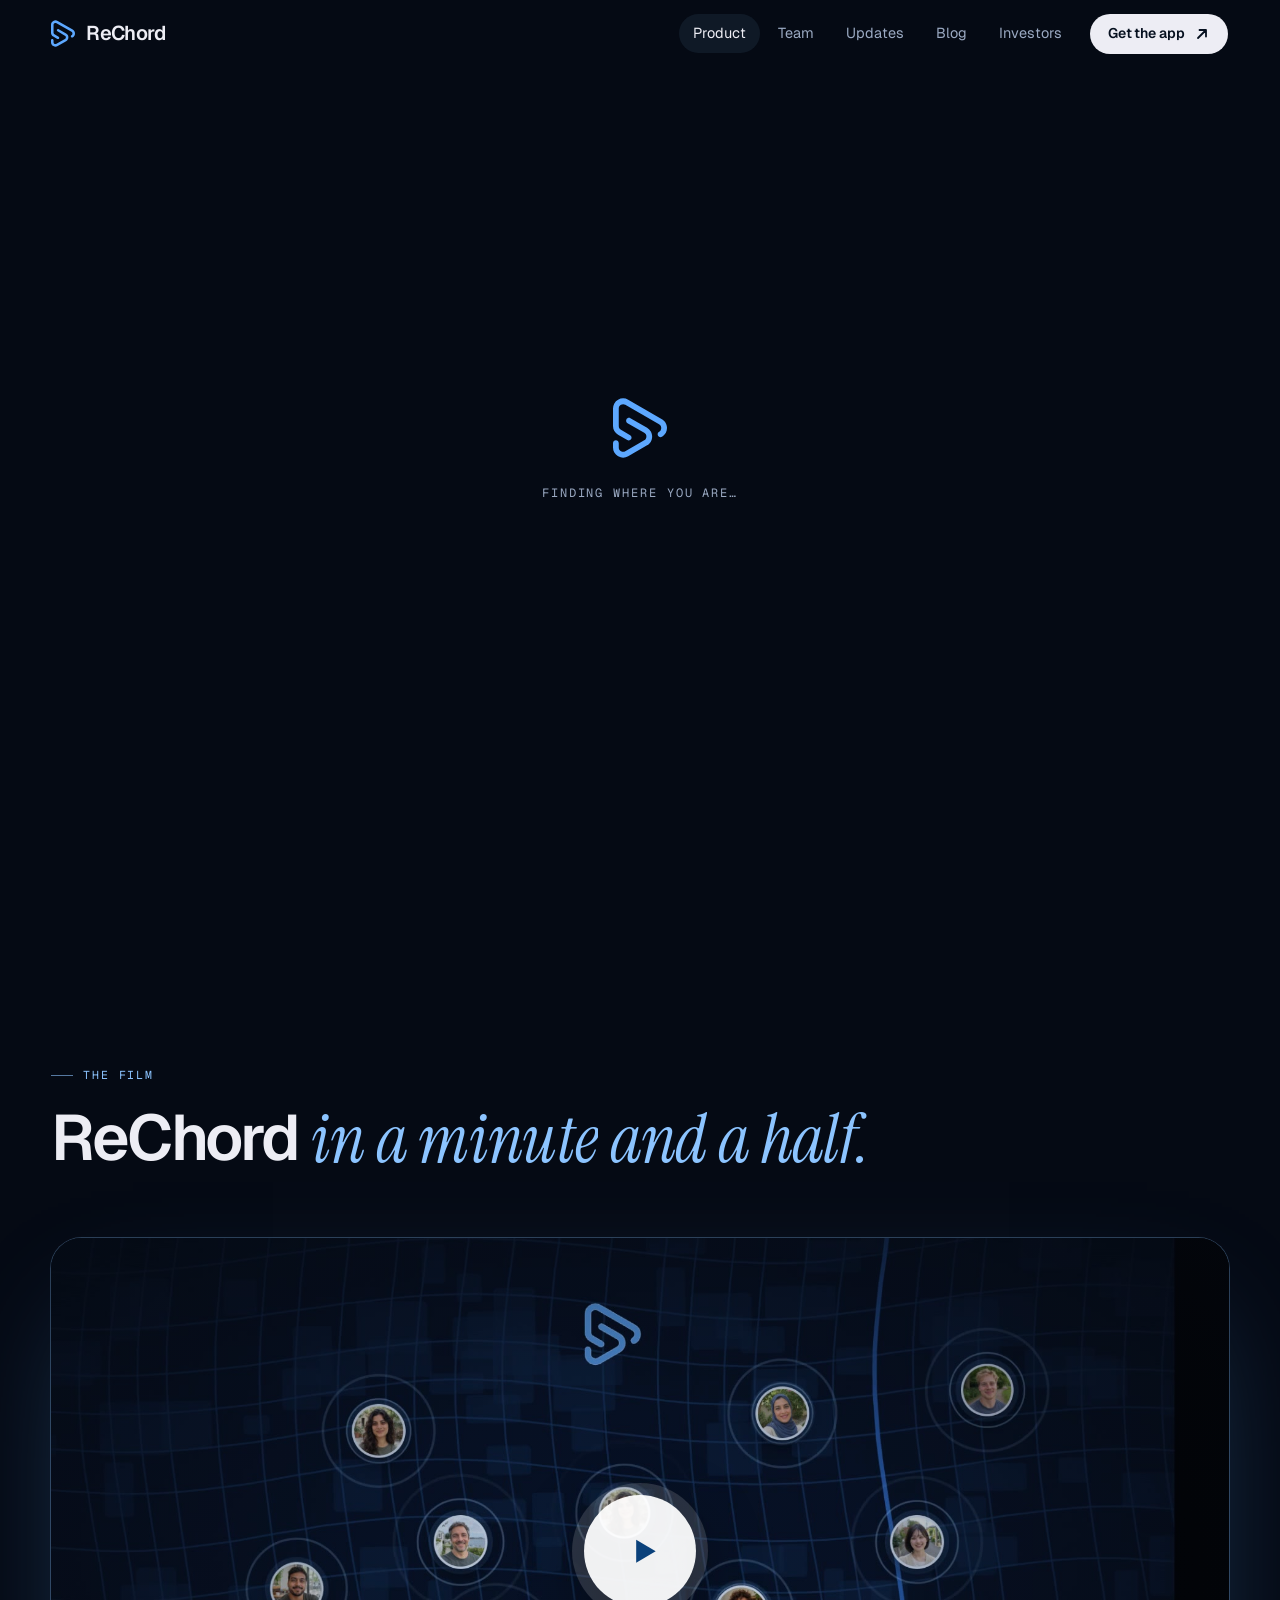
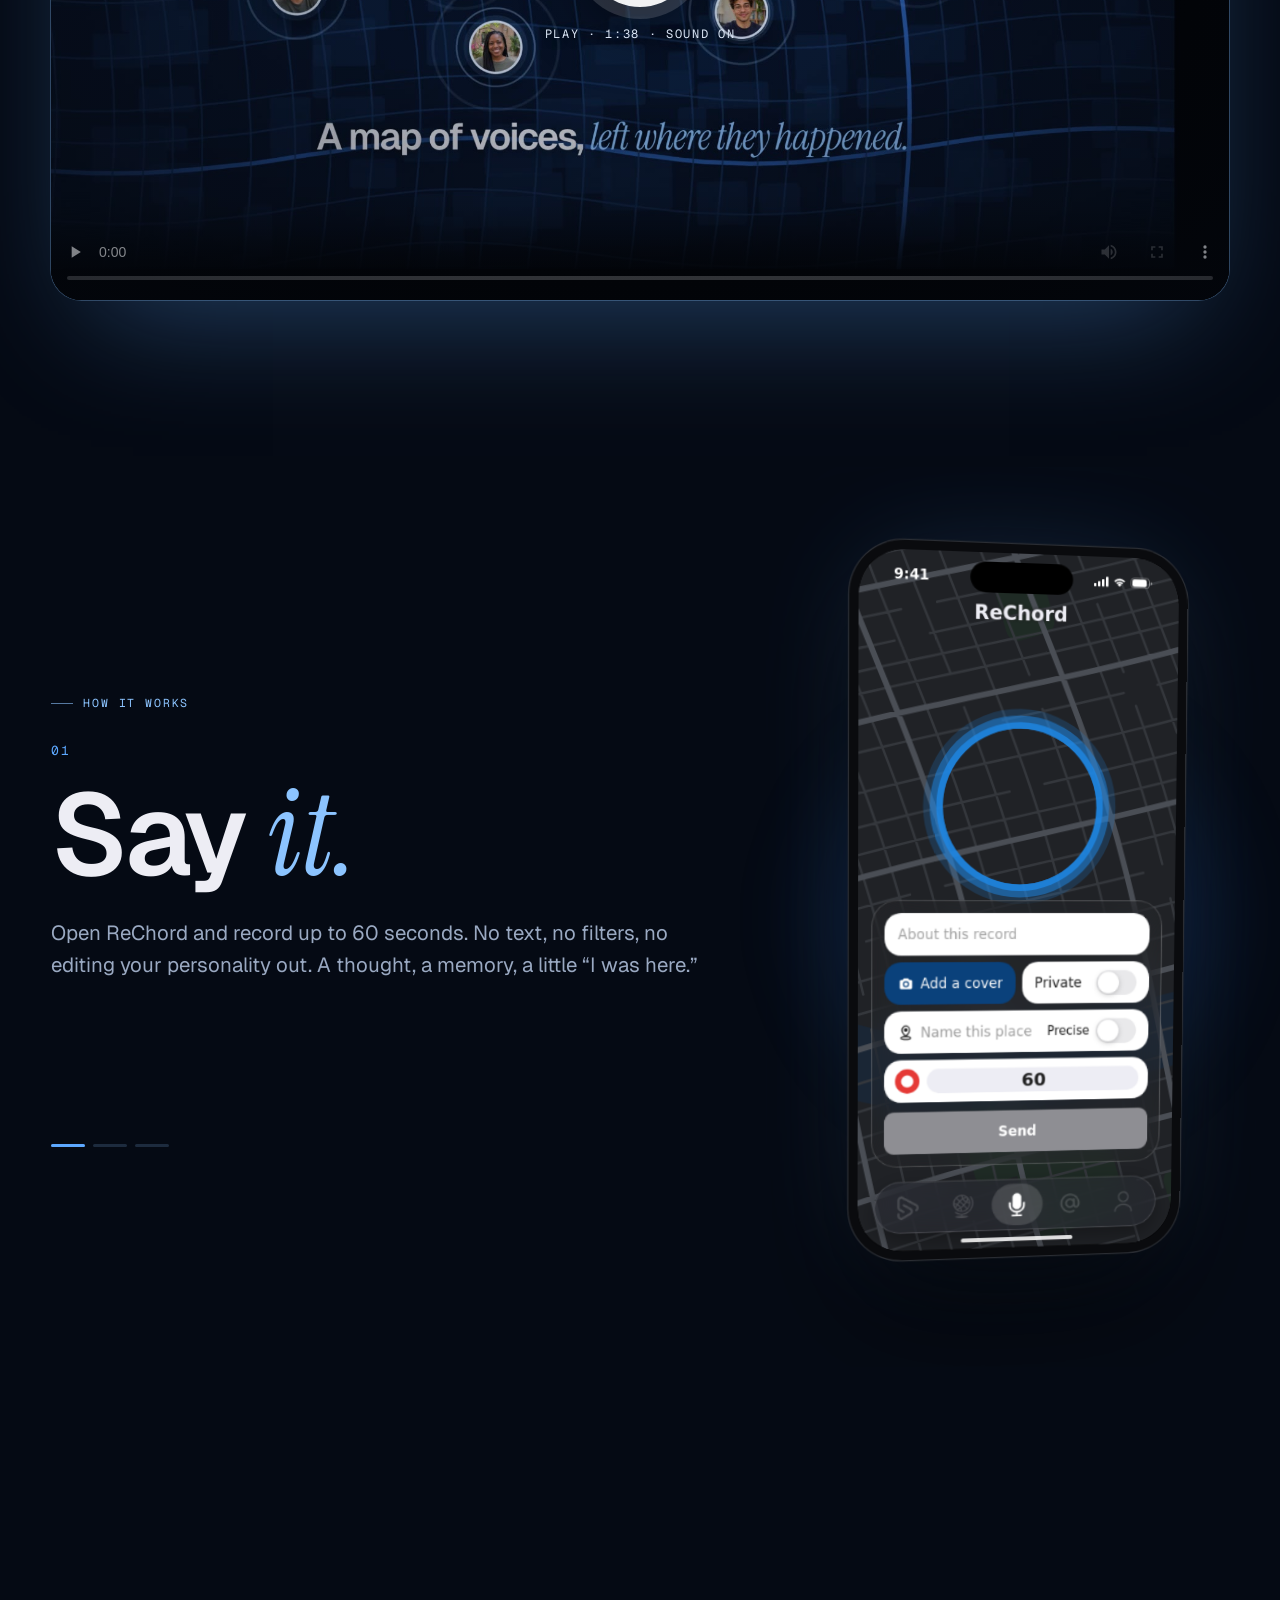
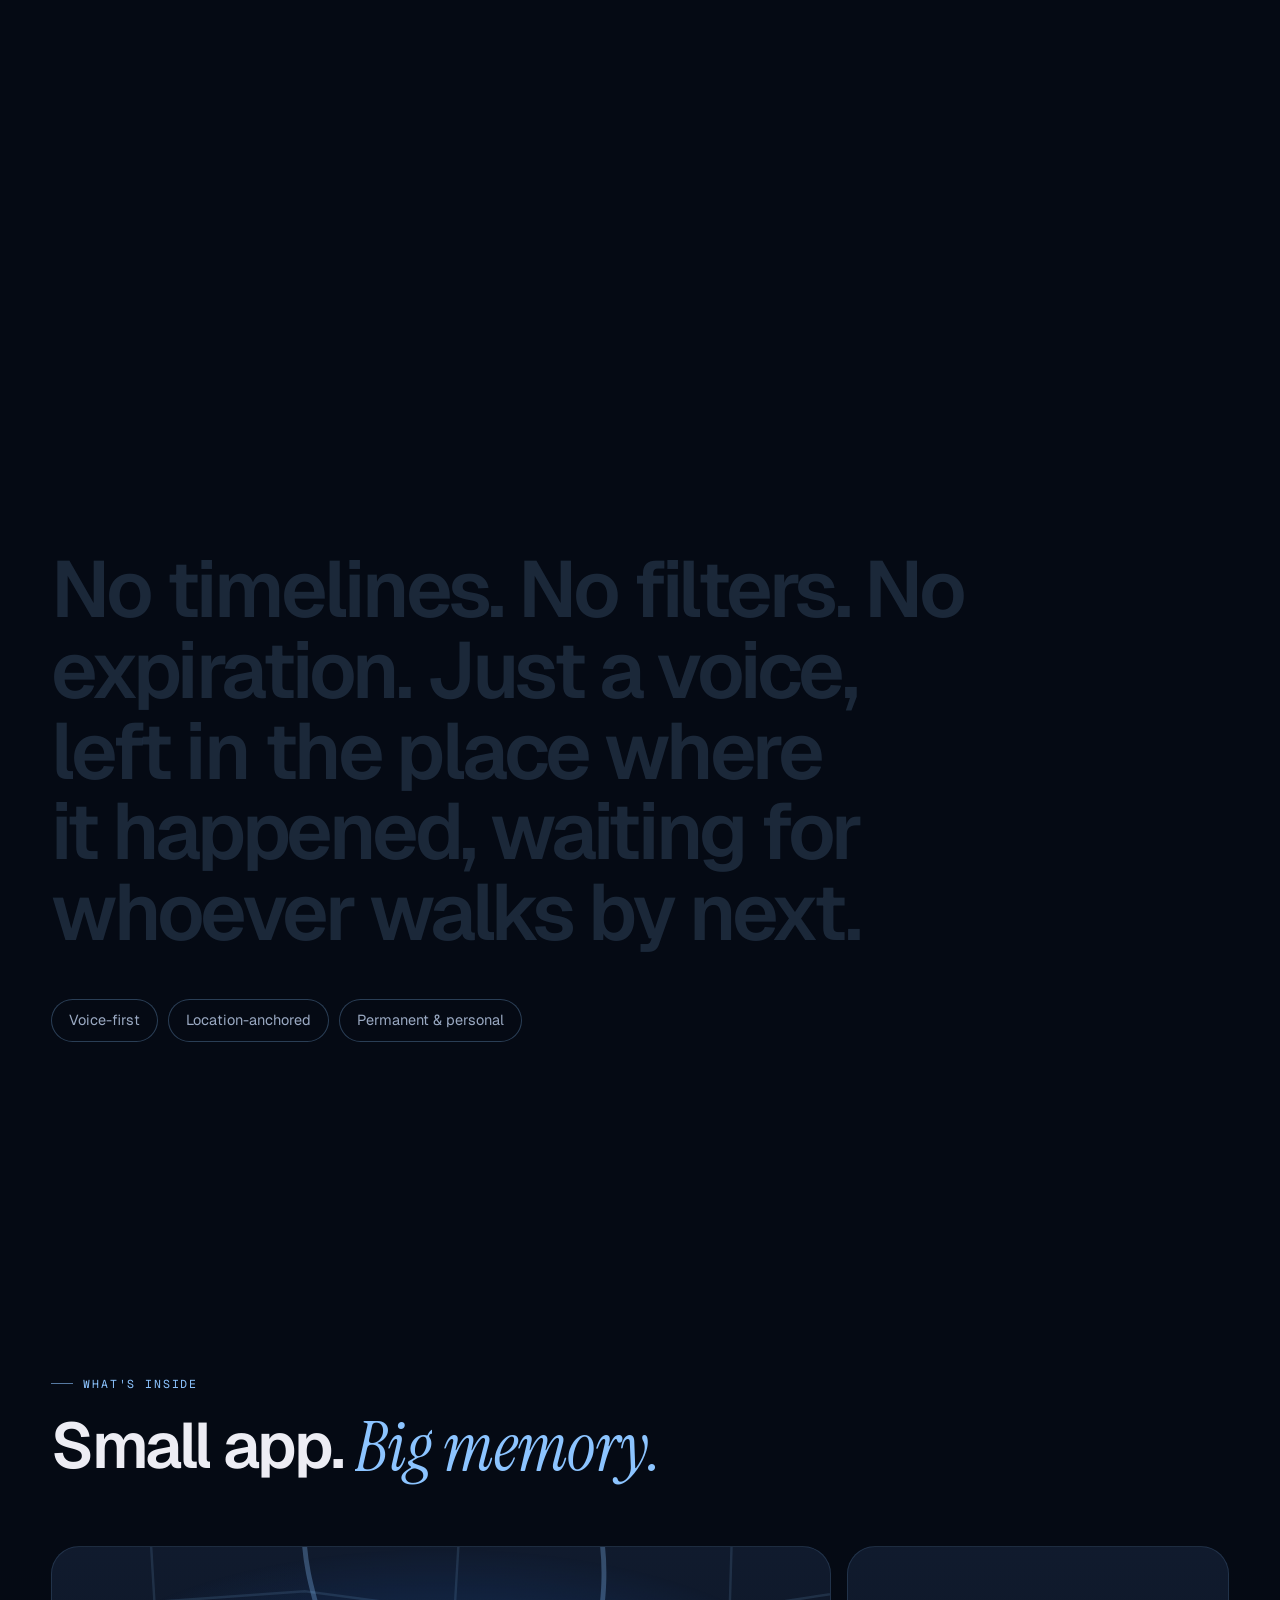
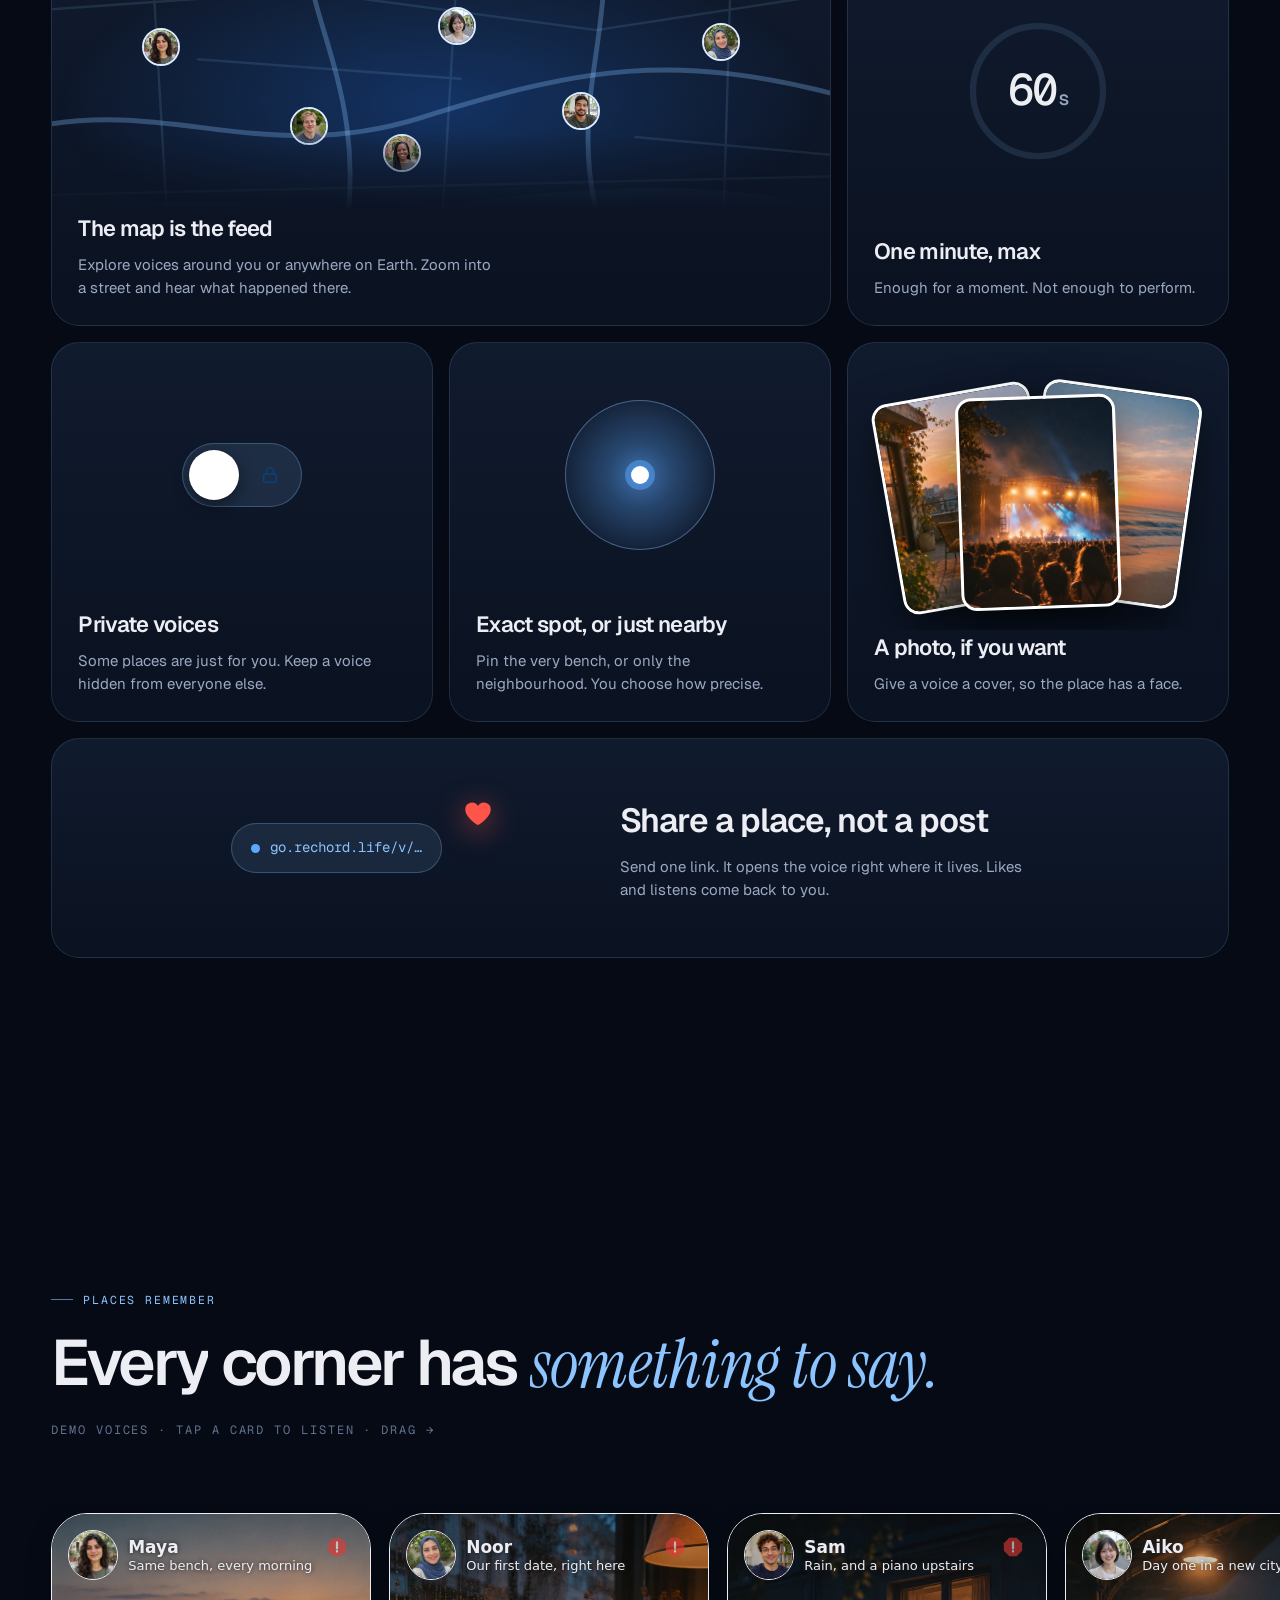
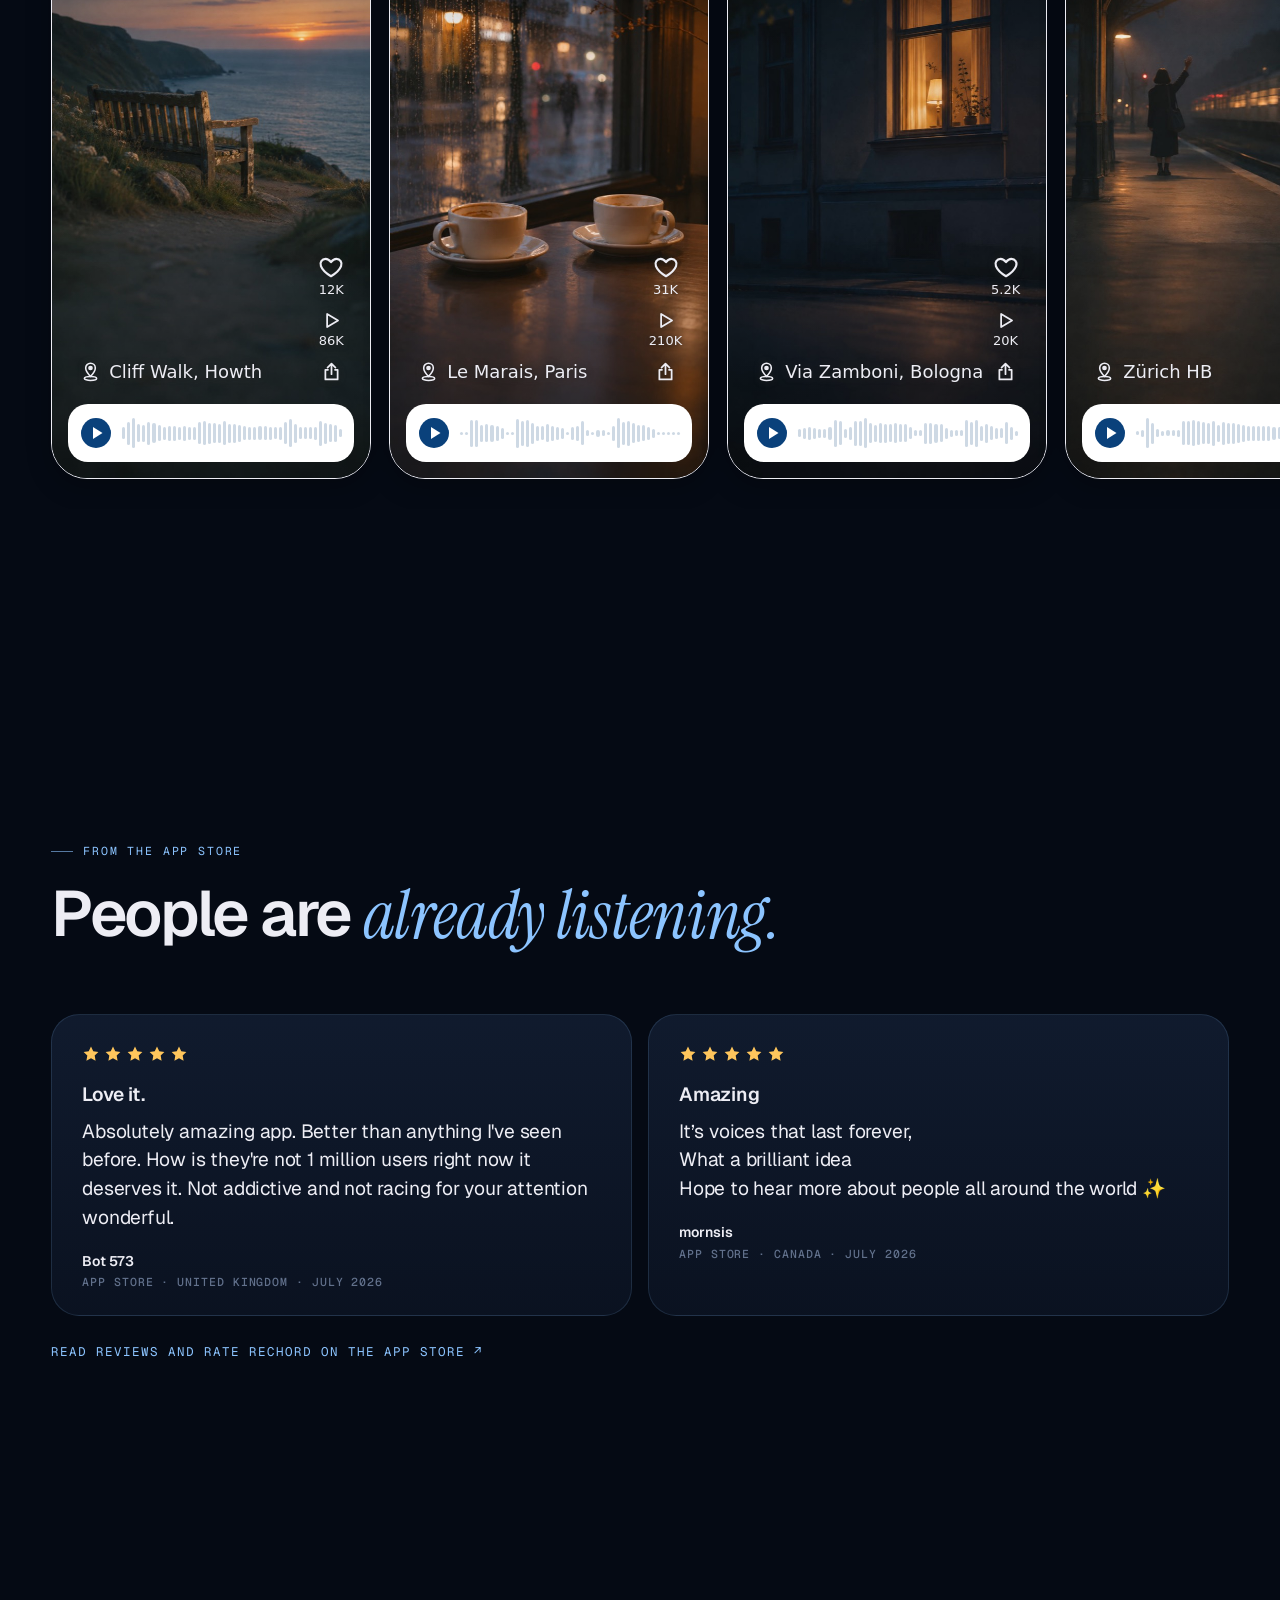
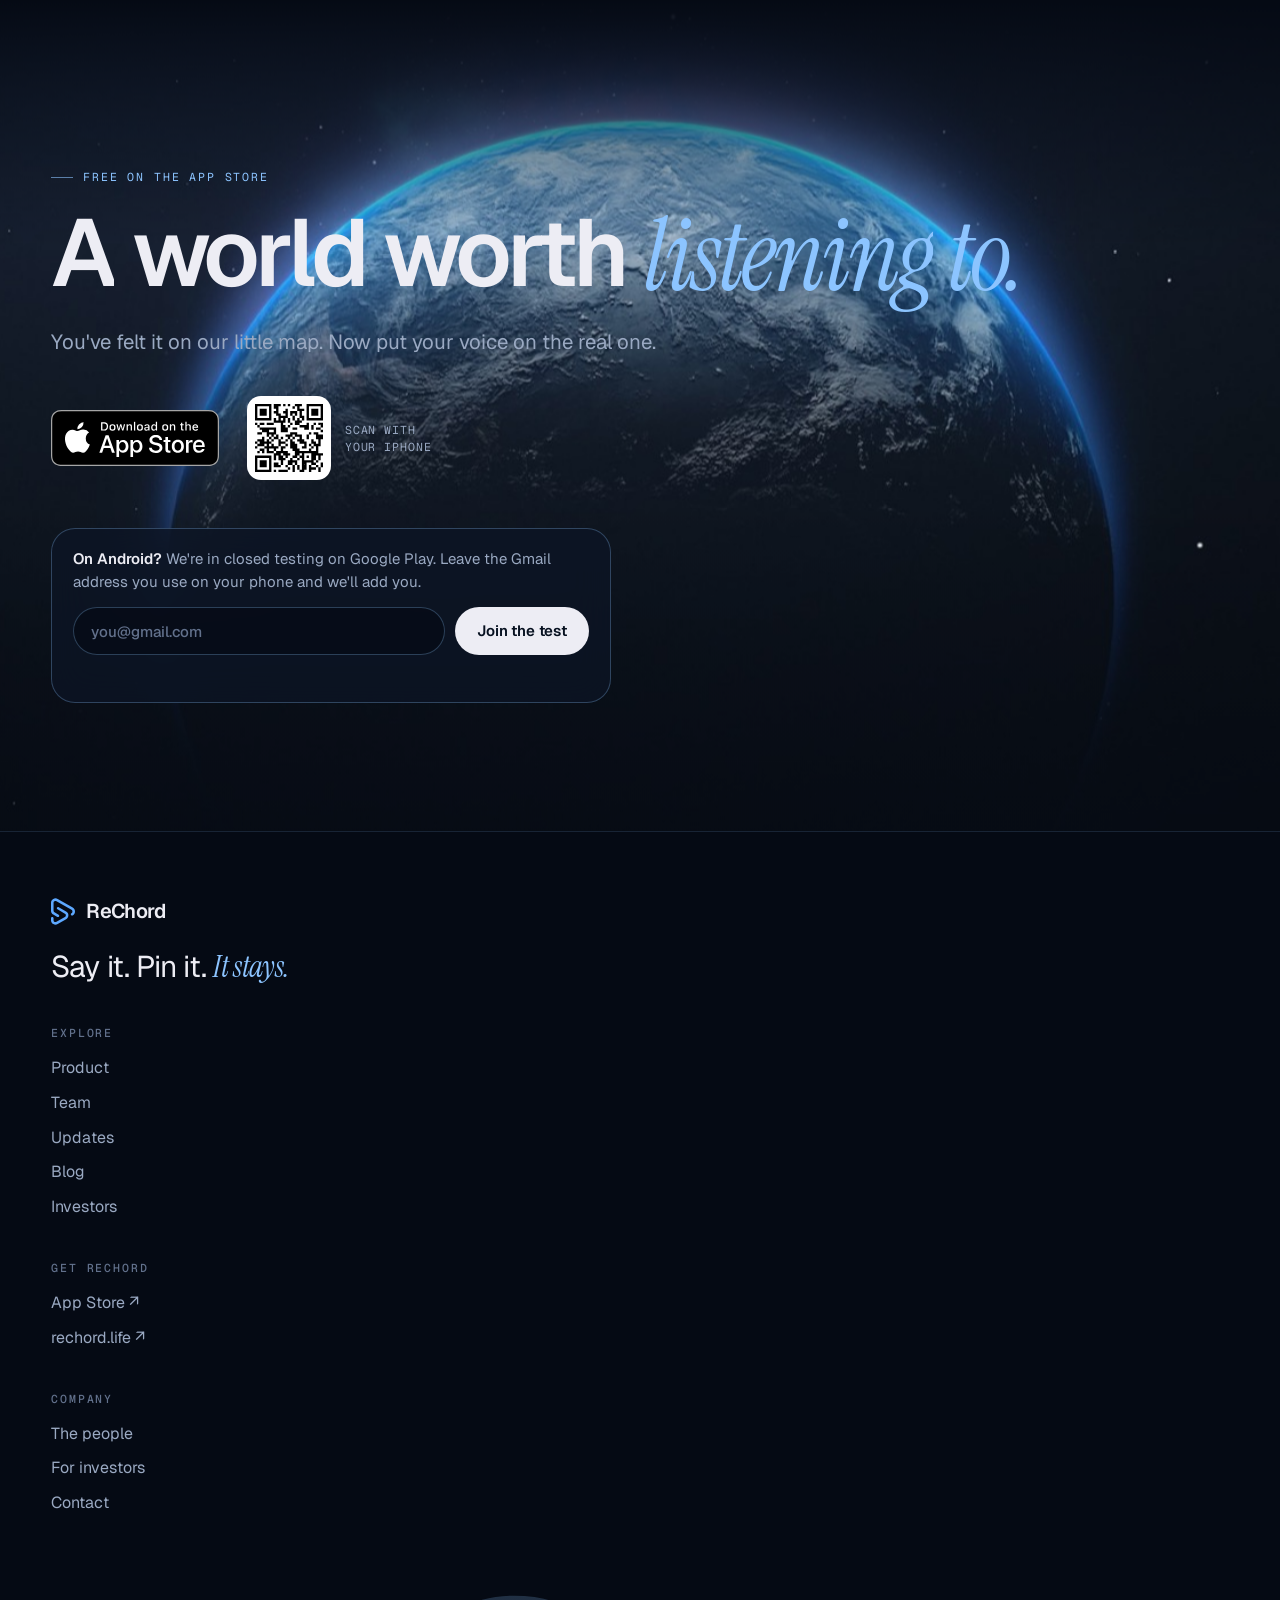
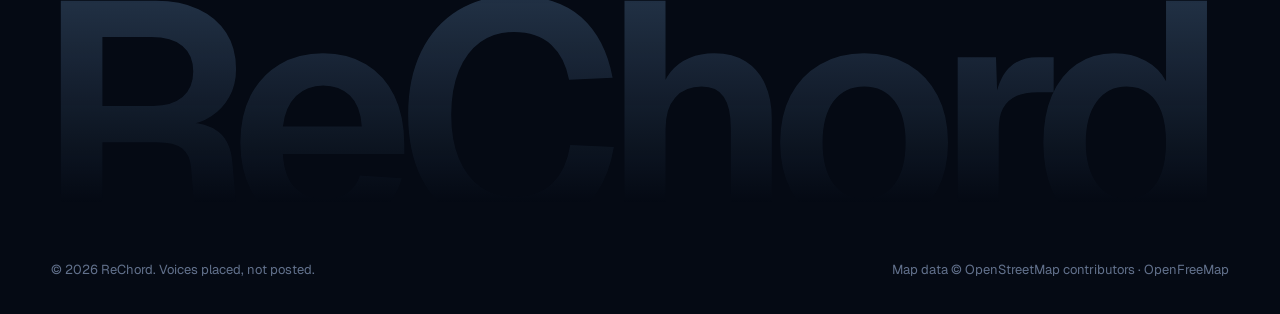
<file: index.html>
<!doctype html>
<html lang="en">
<head>
<meta charset="utf-8">
<meta name="viewport" content="width=device-width, initial-scale=1, viewport-fit=cover">
<title>ReChord — Say it. Pin it. It stays.</title>
<meta name="description" content="ReChord pins voice notes to real places. Record a moment where it happened, and let whoever walks by next hear it.">
<!-- link preview -->
<meta property="og:type" content="website">
<meta property="og:site_name" content="ReChord">
<meta property="og:title" content="ReChord — Say it. Pin it. It stays.">
<meta property="og:description" content="ReChord pins voice notes to real places. Record a moment where it happened, and let whoever walks by next hear it.">
<meta property="og:url" content="https://mrnahich.github.io/rechord/">
<meta property="og:image" content="https://mrnahich.github.io/rechord/assets/og.png">
<meta property="og:image:width" content="1200">
<meta property="og:image:height" content="630">
<meta name="twitter:card" content="summary_large_image">
<meta name="twitter:title" content="ReChord — Say it. Pin it. It stays.">
<meta name="twitter:description" content="ReChord pins voice notes to real places. Record a moment where it happened, and let whoever walks by next hear it.">
<meta name="twitter:image" content="https://mrnahich.github.io/rechord/assets/og.png">
<!-- /link preview -->
<meta name="theme-color" content="#050a14">
<link rel="icon" href="assets/ui/rechord-icon.png">
<link rel="preconnect" href="https://fonts.googleapis.com">
<link rel="preconnect" href="https://fonts.gstatic.com" crossorigin>
<link rel="stylesheet" href="https://fonts.googleapis.com/css2?family=Geist:wght@400;500;600;700&family=Geist+Mono:wght@400;500&family=Instrument+Serif:ital@1&display=swap">
<link rel="stylesheet" href="vendor/maplibre-gl.css">
<link rel="stylesheet" href="css/site.css">
<link rel="stylesheet" href="css/home.css">
</head>
<body data-page="home">

<main>
<!-- ============================ HOOK ============================ -->
<section class="hero" id="hero" data-state="locating" data-rec="idle">
  <div id="map" aria-label="A sketch map of your area with demo voices pinned on it"></div>
  <div class="hero-scrim" aria-hidden="true"></div>

  <div class="intro" id="intro" aria-hidden="true">
    <div class="intro-logo"></div>
    <div class="intro-rings"><i></i><i></i><i></i></div>
    <p class="mono">Finding where you are…</p>
  </div>

  <div class="hero-copy">
    <div class="hero-chips">
      <span class="chip" id="loc-chip"><span class="dot"></span><span id="loc-text">Locating…</span></span>
      <button class="chip chip-btn" id="city-btn" type="button">Wrong city?</button>
      <button class="chip chip-btn theme-btn" id="theme-btn" type="button" hidden aria-label="Switch between day and night map"><span class="ti"></span><span class="tl"></span></button>
      <form class="city-form" id="city-form" hidden>
        <input id="city-input" type="text" placeholder="Type a city…" autocomplete="off" aria-label="City">
        <button type="submit" aria-label="Go">→</button>
      </form>
    </div>
    <h1 class="display">Leave your voice <span class="serif">where you are.</span></h1>
    <p class="lead" id="hero-sub">ReChord pins voice notes to real places. Give us a second, we're drawing your corner of the world.</p>
    <div class="hero-cta" id="hero-cta" hidden>
      <a class="btn" data-store target="_blank" rel="noopener" data-magnetic>Keep it for real <svg class="arrow" viewBox="0 0 16 16" fill="none" stroke="currentColor" stroke-width="1.8" stroke-linecap="round" stroke-linejoin="round"><path d="M4 12 12 4M5.5 4H12v6.5"/></svg></a>
      <button class="mini-link" id="remove-voice" type="button">Remove my voice</button>
    </div>
  </div>

  <aside class="vcard" id="vcard" aria-live="polite" hidden>
    <div class="vc-cover" id="vc-cover"></div>
    <div class="vc-body">
      <div class="vc-head">
        <div class="vc-avatar" id="vc-avatar"></div>
        <div class="vc-who"><b id="vc-name"></b><span id="vc-ago"></span></div>
        <span class="vc-tag" id="vc-tag">Demo voice</span>
        <button class="vc-x" id="vc-close" aria-label="Close">×</button>
      </div>
      <h3 class="vc-title" id="vc-title"></h3>
      <p class="vc-place"><svg viewBox="0 0 16 16" fill="currentColor"><path d="M8 1.2a5 5 0 0 0-5 5c0 3.6 4.3 8 4.5 8.200a.7.7 0 0 0 1 0C8.700 14.2 13 9.800 13 6.200a5 5 0 0 0-5-5Zm0 6.800a1.800 1.800 0 1 1 0-3.600 1.800 1.800 0 0 1 0 3.600Z"/></svg><span id="vc-place"></span></p>
      <div class="vc-player">
        <button class="vc-play" id="vc-play" aria-label="Play"><svg class="i-play" viewBox="0 0 16 16" fill="currentColor"><path d="M4.500 2.700v10.600a.6.6 0 0 0 .9.500l8.600-5.300a.6.6 0 0 0 0-1L5.400 2.200a.6.6 0 0 0-.9.500Z"/></svg><svg class="i-pause" viewBox="0 0 16 16" fill="currentColor"><rect x="3.500" y="2.500" width="3.200" height="11" rx="1"/><rect x="9.300" y="2.500" width="3.200" height="11" rx="1"/></svg></button>
        <div class="wave" id="vc-wave"></div>
        <span class="vc-time mono" id="vc-time">0:00</span>
      </div>
      <div class="vc-foot">
        <button class="vc-like" id="vc-like" aria-pressed="false"><svg viewBox="0 0 16 16"><path d="M8 13.700S2 10.200 2 6.200A3.200 3.200 0 0 1 8 4.700a3.200 3.200 0 0 1 6 1.500c0 4-6 7.500-6 7.500Z"/></svg><span id="vc-likes"></span></button>
        <span class="vc-plays"><span id="vc-plays"></span> plays</span>
        <span class="vc-nav"><button id="vc-prev" aria-label="Previous voice">←</button><button id="vc-next" aria-label="Next voice">→</button></span>
      </div>
    </div>
  </aside>

  <div class="dock" id="dock">
    <canvas id="live-wave" width="600" height="80" aria-hidden="true"></canvas>
    <button class="rec" id="rec" type="button" aria-label="Record your voice" data-hot>
      <svg class="rec-ring" viewBox="0 0 100 100" aria-hidden="true"><circle class="track" cx="50" cy="50" r="46"/><circle class="prog" id="rec-prog" cx="50" cy="50" r="46" pathLength="100"/></svg>
      <span class="rec-core"></span>
    </button>
    <div class="dock-label"><b id="dock-title">Hold to record</b><span id="dock-sub">Up to 15 seconds · never leaves this device</span></div>
  </div>

  <p class="hero-note">Voices on this map are demos, not real users. <a href="#how">See how the app works ↓</a></p>
</section>

<!-- ============================ FILM ============================ -->
<section class="film pad" id="film">
  <div class="wrap sec-head">
    <span class="eyebrow" data-reveal>The film</span>
    <h2 class="h2 split">ReChord <span class="serif">in a minute and a half.</span></h2>
  </div>
  <div class="wrap">
    <div class="film-frame" data-reveal>
      <video id="film-video" src="assets/video/rechord-film.mp4" poster="assets/video/rechord-film.jpg" preload="none" playsinline controls controlslist="nodownload" aria-label="ReChord product film"></video>
      <button class="film-play" id="film-play" type="button" aria-label="Play the ReChord film"><span class="fp-btn"><svg viewBox="0 0 24 24" aria-hidden="true"><path d="M8 5.5v13l11-6.5z"/></svg></span><span class="fp-label mono">Play · 1:38 · sound on</span></button>
    </div>
  </div>
</section>

<!-- ============================ HOW ============================ -->
<section class="how" id="how" data-step="0">
  <div class="how-sticky">
    <div class="wrap how-grid">
      <div class="how-text">
        <span class="eyebrow">How it works</span>
        <div class="how-steps">
          <article class="how-step" data-i="0">
            <span class="num mono">01</span>
            <h2 class="h2">Say <span class="serif">it.</span></h2>
            <p class="lead">Open ReChord and record up to 60 seconds. No text, no filters, no editing your personality out. A thought, a memory, a little “I was here.”</p>
          </article>
          <article class="how-step" data-i="1">
            <span class="num mono">02</span>
            <h2 class="h2">Pin <span class="serif">it.</span></h2>
            <p class="lead">Your voice lands on the exact spot you're standing. Add a title and a photo if you like. Keep it private, or leave it for the world.</p>
          </article>
          <article class="how-step" data-i="2">
            <span class="num mono">03</span>
            <h2 class="h2">It <span class="serif">stays.</span></h2>
            <p class="lead">No timeline to sink in. Your voice waits at that place, and anyone exploring the map can find it, listen, and feel what you felt.</p>
          </article>
        </div>
        <div class="how-dots" aria-hidden="true"><i></i><i></i><i></i></div>
      </div>

      <div class="phone-stage">
        <div class="phone-halo" aria-hidden="true"></div>
        <div class="phone" id="app-phone" aria-hidden="true"></div>
      </div>
    </div>
  </div>
</section>

<!-- ============================ MANIFESTO ============================ -->
<section class="manifesto pad" id="manifesto">
  <div class="wrap">
    <span class="eyebrow" data-reveal>The idea</span>
    <p class="manifesto-text" id="manifesto-text">No timelines. No filters. No expiration. Just a voice, left in the place where it happened, waiting for whoever walks by next.</p>
    <div class="manifesto-tags" data-reveal>
      <span>Voice-first</span><span>Location-anchored</span><span>Permanent &amp; personal</span>
    </div>
  </div>
</section>

<!-- ============================ FEATURES ============================ -->
<section class="features pad" id="features">
  <div class="wrap">
    <div class="sec-head">
      <span class="eyebrow" data-reveal>What's inside</span>
      <h2 class="h2 split">Small app. <span class="serif">Big memory.</span></h2>
    </div>
    <div class="bento">
      <article class="card b-map" data-tilt data-reveal>
        <div class="b-art art-map" id="art-map"></div>
        <div class="b-copy"><h3>The map is the feed</h3><p>Explore voices around you or anywhere on Earth. Zoom into a street and hear what happened there.</p></div>
      </article>
      <article class="card b-sixty" data-tilt data-reveal style="--d:.08s">
        <div class="b-art art-sixty"><svg viewBox="0 0 120 120"><circle cx="60" cy="60" r="52" class="t"/><circle cx="60" cy="60" r="52" class="p" pathLength="100"/></svg><b class="mono">60<small>s</small></b></div>
        <div class="b-copy"><h3>One minute, max</h3><p>Enough for a moment. Not enough to perform.</p></div>
      </article>
      <article class="card b-private" data-tilt data-reveal style="--d:.16s">
        <div class="b-art art-toggle"><div class="switch"><i></i></div><span class="lock"><svg viewBox="0 0 24 24" fill="none" stroke="currentColor" stroke-width="1.700" stroke-linecap="round"><rect x="5" y="11" width="14" height="9" rx="2.500"/><path d="M8 11V8a4 4 0 0 1 8 0v3"/></svg></span></div>
        <div class="b-copy"><h3>Private voices</h3><p>Some places are just for you. Keep a voice hidden from everyone else.</p></div>
      </article>
      <article class="card b-precise" data-tilt data-reveal>
        <div class="b-art art-precise"><span class="blur-zone"></span><span class="exact"></span></div>
        <div class="b-copy"><h3>Exact spot, or just nearby</h3><p>Pin the very bench, or only the neighbourhood. You choose how precise.</p></div>
      </article>
      <article class="card b-photo" data-tilt data-reveal style="--d:.08s">
        <div class="b-art art-photo"><img src="assets/img/cover_rooftop.jpg" alt="" loading="lazy"><img src="assets/img/cover_beach.jpg" alt="" loading="lazy"><img src="assets/img/cover_concert.jpg" alt="" loading="lazy"></div>
        <div class="b-copy"><h3>A photo, if you want</h3><p>Give a voice a cover, so the place has a face.</p></div>
      </article>
      <article class="card b-share" data-tilt data-reveal style="--d:.16s">
        <div class="b-art art-share"><span class="share-link mono"><i></i>go.rechord.life/v/…</span><span class="heart"><svg viewBox="0 0 16 16"><path d="M8 13.700S2 10.200 2 6.200A3.200 3.200 0 0 1 8 4.700a3.200 3.200 0 0 1 6 1.500c0 4-6 7.500-6 7.500Z"/></svg></span></div>
        <div class="b-copy"><h3>Share a place, not a post</h3><p>Send one link. It opens the voice right where it lives. Likes and listens come back to you.</p></div>
      </article>
    </div>
  </div>
</section>

<!-- ============================ STORIES ============================ -->
<section class="stories pad" id="stories">
  <div class="wrap sec-head">
    <span class="eyebrow" data-reveal>Places remember</span>
    <h2 class="h2 split">Every corner has <span class="serif">something to say.</span></h2>
    <p class="stories-hint mono" data-reveal>Demo voices · tap a card to listen · drag →</p>
  </div>
  <div class="strip" id="strip"></div>
</section>

<!-- ============================ REVIEWS (real App Store reviews, quoted as written) ============================ -->
<section class="reviews pad" id="reviews">
  <div class="wrap sec-head">
    <span class="eyebrow" data-reveal>From the App Store</span>
    <h2 class="h2 split">People are <span class="serif">already listening.</span></h2>
  </div>
  <div class="wrap review-grid">
    <figure class="review card" data-reveal>
      <div class="r-stars" aria-label="5 out of 5 stars"><svg viewBox="0 0 20 20" aria-hidden="true"><path d="M10 1.8l2.5 5.2 5.7.8-4.1 4 1 5.7L10 14.8l-5.1 2.7 1-5.7-4.1-4 5.7-.8z"/></svg><svg viewBox="0 0 20 20" aria-hidden="true"><path d="M10 1.8l2.5 5.2 5.7.8-4.1 4 1 5.7L10 14.8l-5.1 2.7 1-5.7-4.1-4 5.7-.8z"/></svg><svg viewBox="0 0 20 20" aria-hidden="true"><path d="M10 1.8l2.5 5.2 5.7.8-4.1 4 1 5.7L10 14.8l-5.1 2.7 1-5.7-4.1-4 5.7-.8z"/></svg><svg viewBox="0 0 20 20" aria-hidden="true"><path d="M10 1.8l2.5 5.2 5.7.8-4.1 4 1 5.7L10 14.8l-5.1 2.7 1-5.7-4.1-4 5.7-.8z"/></svg><svg viewBox="0 0 20 20" aria-hidden="true"><path d="M10 1.8l2.5 5.2 5.7.8-4.1 4 1 5.7L10 14.8l-5.1 2.7 1-5.7-4.1-4 5.7-.8z"/></svg></div>
      <blockquote><p class="r-title">Love it.</p><p>Absolutely amazing app. Better than anything I've seen before. How is they're not 1 million users right now it deserves it. Not addictive and not racing for your attention wonderful.</p></blockquote>
      <figcaption><b>Bot 573</b><span>App Store · United Kingdom · July 2026</span></figcaption>
    </figure>
    <figure class="review card" data-reveal style="--d:.12s">
      <div class="r-stars" aria-label="5 out of 5 stars"><svg viewBox="0 0 20 20" aria-hidden="true"><path d="M10 1.8l2.5 5.2 5.7.8-4.1 4 1 5.7L10 14.8l-5.1 2.7 1-5.7-4.1-4 5.7-.8z"/></svg><svg viewBox="0 0 20 20" aria-hidden="true"><path d="M10 1.8l2.5 5.2 5.7.8-4.1 4 1 5.7L10 14.8l-5.1 2.7 1-5.7-4.1-4 5.7-.8z"/></svg><svg viewBox="0 0 20 20" aria-hidden="true"><path d="M10 1.8l2.5 5.2 5.7.8-4.1 4 1 5.7L10 14.8l-5.1 2.7 1-5.7-4.1-4 5.7-.8z"/></svg><svg viewBox="0 0 20 20" aria-hidden="true"><path d="M10 1.8l2.5 5.2 5.7.8-4.1 4 1 5.7L10 14.8l-5.1 2.7 1-5.7-4.1-4 5.7-.8z"/></svg><svg viewBox="0 0 20 20" aria-hidden="true"><path d="M10 1.8l2.5 5.2 5.7.8-4.1 4 1 5.7L10 14.8l-5.1 2.7 1-5.7-4.1-4 5.7-.8z"/></svg></div>
      <blockquote><p class="r-title">Amazing</p><p>It’s voices that last forever,<br>What a brilliant idea<br>Hope to hear more about people all around the world ✨</p></blockquote>
      <figcaption><b>mornsis</b><span>App Store · Canada · July 2026</span></figcaption>
    </figure>
  </div>
  <div class="wrap"><a class="review-more mono" data-store target="_blank" rel="noopener">Read reviews and rate ReChord on the App Store ↗</a></div>
</section>

<!-- ============================ CTA ============================ -->
<section class="cta" id="get">
  <div class="cta-earth" id="cta-earth" aria-hidden="true"></div>
  <div class="wrap cta-inner">
    <span class="eyebrow" data-reveal>Free on the App Store</span>
    <h2 class="display split">A world worth <span class="serif">listening to.</span></h2>
    <p class="lead" data-reveal>You've felt it on our little map. Now put your voice on the real one.</p>
    <div class="cta-actions" data-reveal>
      <a class="store-badge" data-store target="_blank" rel="noopener" aria-label="Download on the App Store"><img src="assets/ui/app-store-badge.svg" alt="Download on the App Store" height="56"></a>
      <div class="qr"><div id="qr"></div><span class="mono">Scan with<br>your iPhone</span></div>
    </div>
    <form class="waitlist" id="waitlist" data-reveal novalidate>
      <div class="wl-copy"><b>On Android?</b> We're in closed testing on Google Play. Leave the Gmail address you use on your phone and we'll add you.</div>
      <div class="wl-row">
        <label class="sr-only" for="wl-email">Gmail address</label>
        <input id="wl-email" type="email" inputmode="email" autocomplete="email" placeholder="you@gmail.com" required>
        <button class="btn" type="submit">Join the test</button>
      </div>
      <p class="wl-note" id="wl-note" aria-live="polite"></p>
    </form>
  </div>
</section>
</main>

<footer class="footer" id="footer"></footer>

<script src="vendor/maplibre-gl.js"></script>
<script src="vendor/qrcode.min.js"></script>
<script src="js/core.js"></script>
<script src="js/hook.js"></script>
<script src="js/appui.js"></script>
<script src="js/home.js"></script>
</body>
</html>
</file>
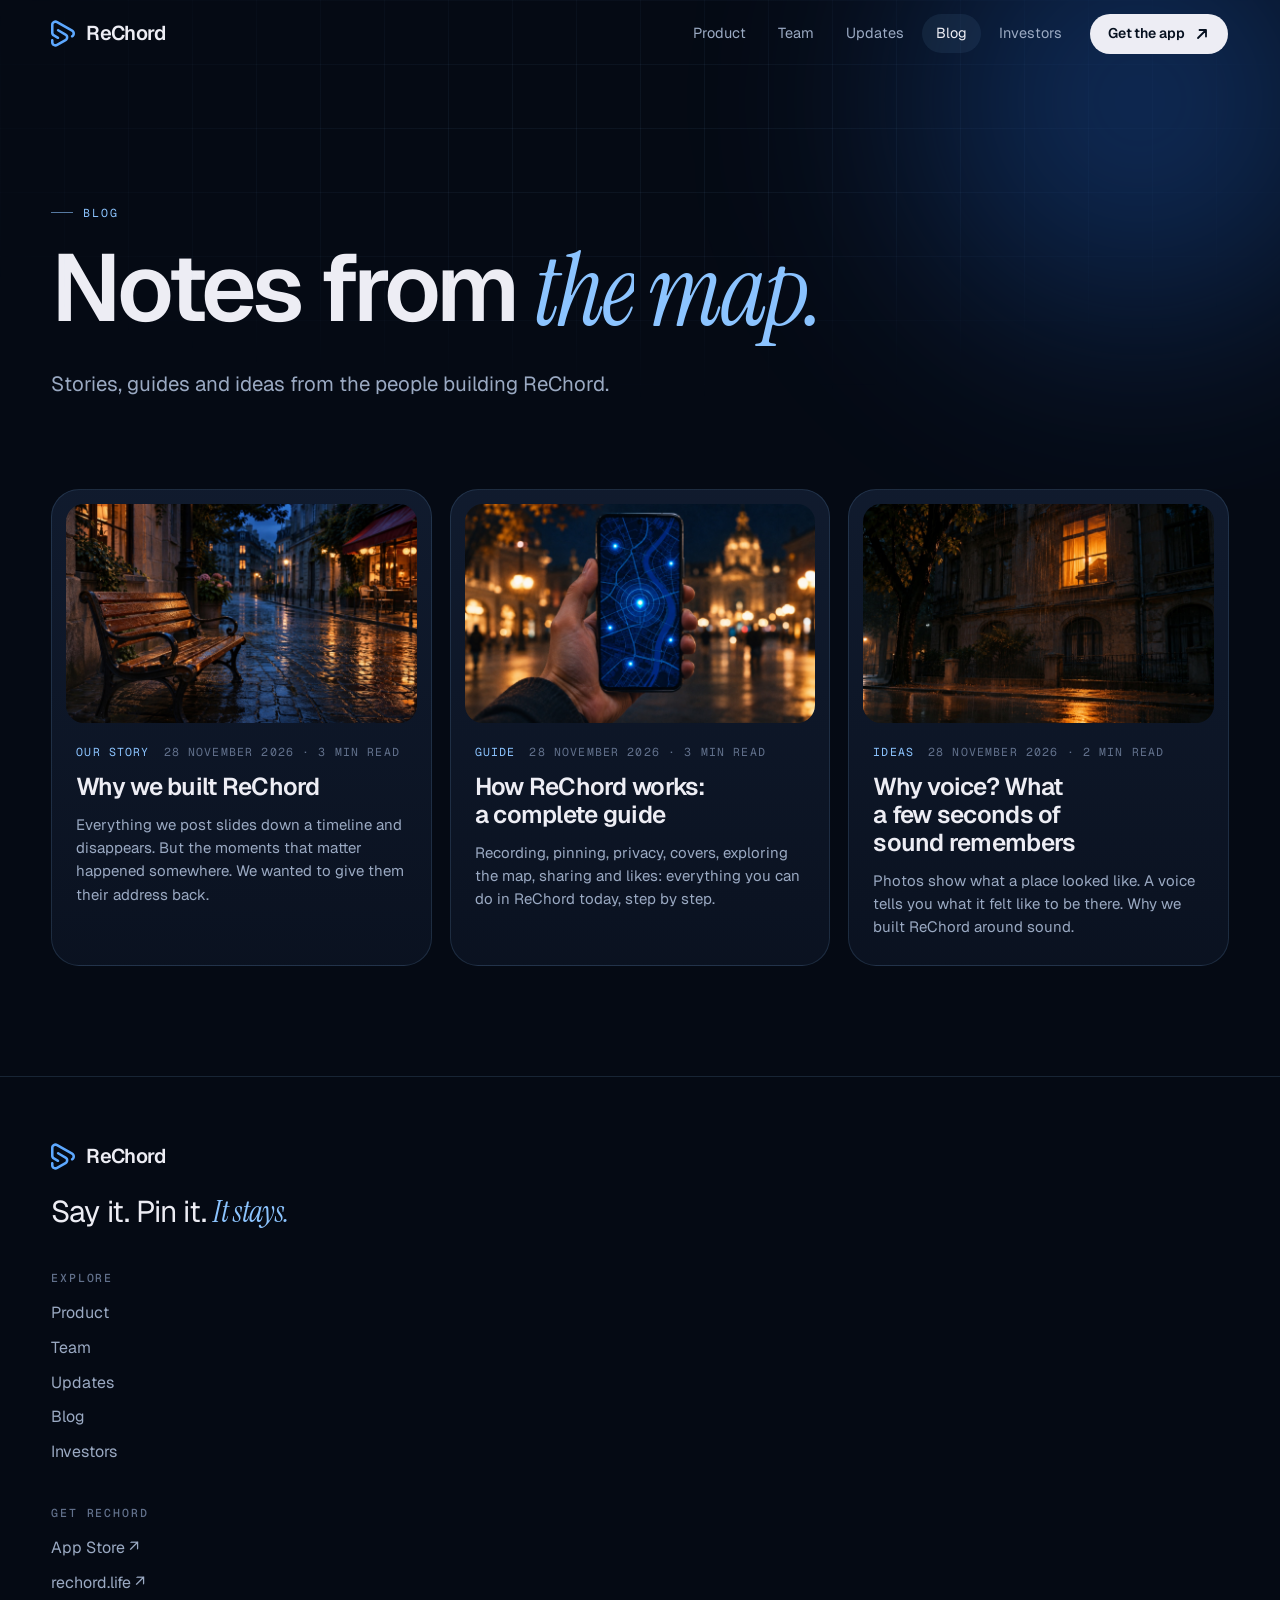
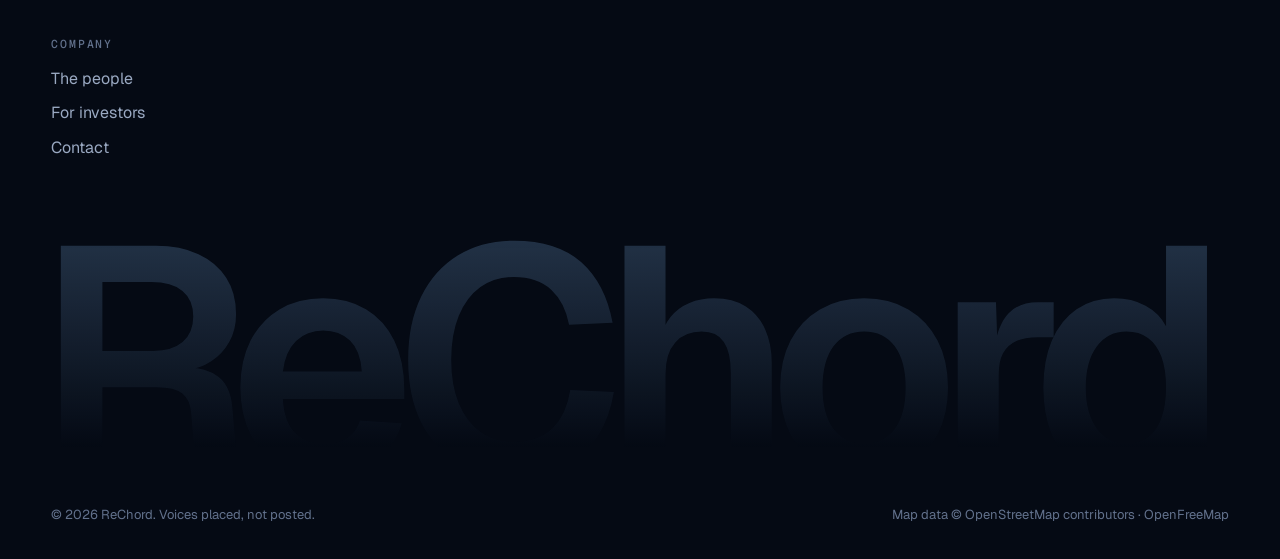
<file: blog.html>
<!doctype html>
<html lang="en">
<head>
<meta charset="utf-8">
<meta name="viewport" content="width=device-width, initial-scale=1, viewport-fit=cover">
<title>Blog — ReChord</title>
<meta name="description" content="Stories, guides and ideas from the team behind ReChord, the app that pins voices to places.">
<!-- link preview -->
<meta property="og:type" content="website">
<meta property="og:site_name" content="ReChord">
<meta property="og:title" content="Blog — ReChord">
<meta property="og:description" content="Stories, guides and ideas from the team behind ReChord, the app that pins voices to places.">
<meta property="og:url" content="https://mrnahich.github.io/rechord/blog.html">
<meta property="og:image" content="https://mrnahich.github.io/rechord/assets/og.png">
<meta property="og:image:width" content="1200">
<meta property="og:image:height" content="630">
<meta name="twitter:card" content="summary_large_image">
<meta name="twitter:title" content="Blog — ReChord">
<meta name="twitter:description" content="Stories, guides and ideas from the team behind ReChord, the app that pins voices to places.">
<meta name="twitter:image" content="https://mrnahich.github.io/rechord/assets/og.png">
<!-- /link preview -->
<meta name="theme-color" content="#050a14">
<link rel="icon" href="assets/ui/rechord-icon.png">
<link rel="preconnect" href="https://fonts.googleapis.com">
<link rel="preconnect" href="https://fonts.gstatic.com" crossorigin>
<link rel="stylesheet" href="https://fonts.googleapis.com/css2?family=Geist:wght@400;500;600;700&family=Geist+Mono:wght@400;500&family=Instrument+Serif:ital@1&display=swap">
<link rel="stylesheet" href="css/site.css">
<link rel="stylesheet" href="css/pages.css">
</head>
<body data-page="blog">
<main>
  <section class="page-hero">
    <div class="grid-bg" aria-hidden="true"></div><div class="glow" aria-hidden="true"></div>
    <div class="wrap">
      <span class="eyebrow" data-reveal>Blog</span>
      <h1 class="display split">Notes from <span class="serif">the map.</span></h1>
      <p class="lead" data-reveal style="--d:.3s">Stories, guides and ideas from the people building ReChord.</p>
    </div>
  </section>
  <section class="wrap blog-list">
      <a class="post-card card" href="blog/why-we-built-rechord.html" data-reveal style="--d:0.0s">
        <div class="post-cover"><img src="assets/blog/why-we-built-rechord.jpg" alt="A quiet street at dusk with warm light in the windows" loading="lazy"></div>
        <div class="post-meta mono"><span>Our story</span><span>28 November 2026 · 3 min read</span></div>
        <h2>Why we built ReChord</h2>
        <p>Everything we post slides down a timeline and disappears. But the moments that matter happened somewhere. We wanted to give them their address back.</p>
      </a>
      <a class="post-card card" href="blog/how-rechord-works.html" data-reveal style="--d:0.1s">
        <div class="post-cover"><img src="assets/blog/how-rechord-works.jpg" alt="A phone showing a dark map with glowing voice pins" loading="lazy"></div>
        <div class="post-meta mono"><span>Guide</span><span>28 November 2026 · 3 min read</span></div>
        <h2>How ReChord works: a complete guide</h2>
        <p>Recording, pinning, privacy, covers, exploring the map, sharing and likes: everything you can do in ReChord today, step by step.</p>
      </a>
      <a class="post-card card" href="blog/why-voice.html" data-reveal style="--d:0.2s">
        <div class="post-cover"><img src="assets/blog/why-voice.jpg" alt="A lit window above a rainy street at night" loading="lazy"></div>
        <div class="post-meta mono"><span>Ideas</span><span>28 November 2026 · 2 min read</span></div>
        <h2>Why voice? What a few seconds of sound remembers</h2>
        <p>Photos show what a place looked like. A voice tells you what it felt like to be there. Why we built ReChord around sound.</p>
      </a>
  </section>
</main>
<footer class="footer" id="footer"></footer>
<script src="js/core.js"></script>
<script src="js/pages.js"></script>
</body>
</html>
</file>
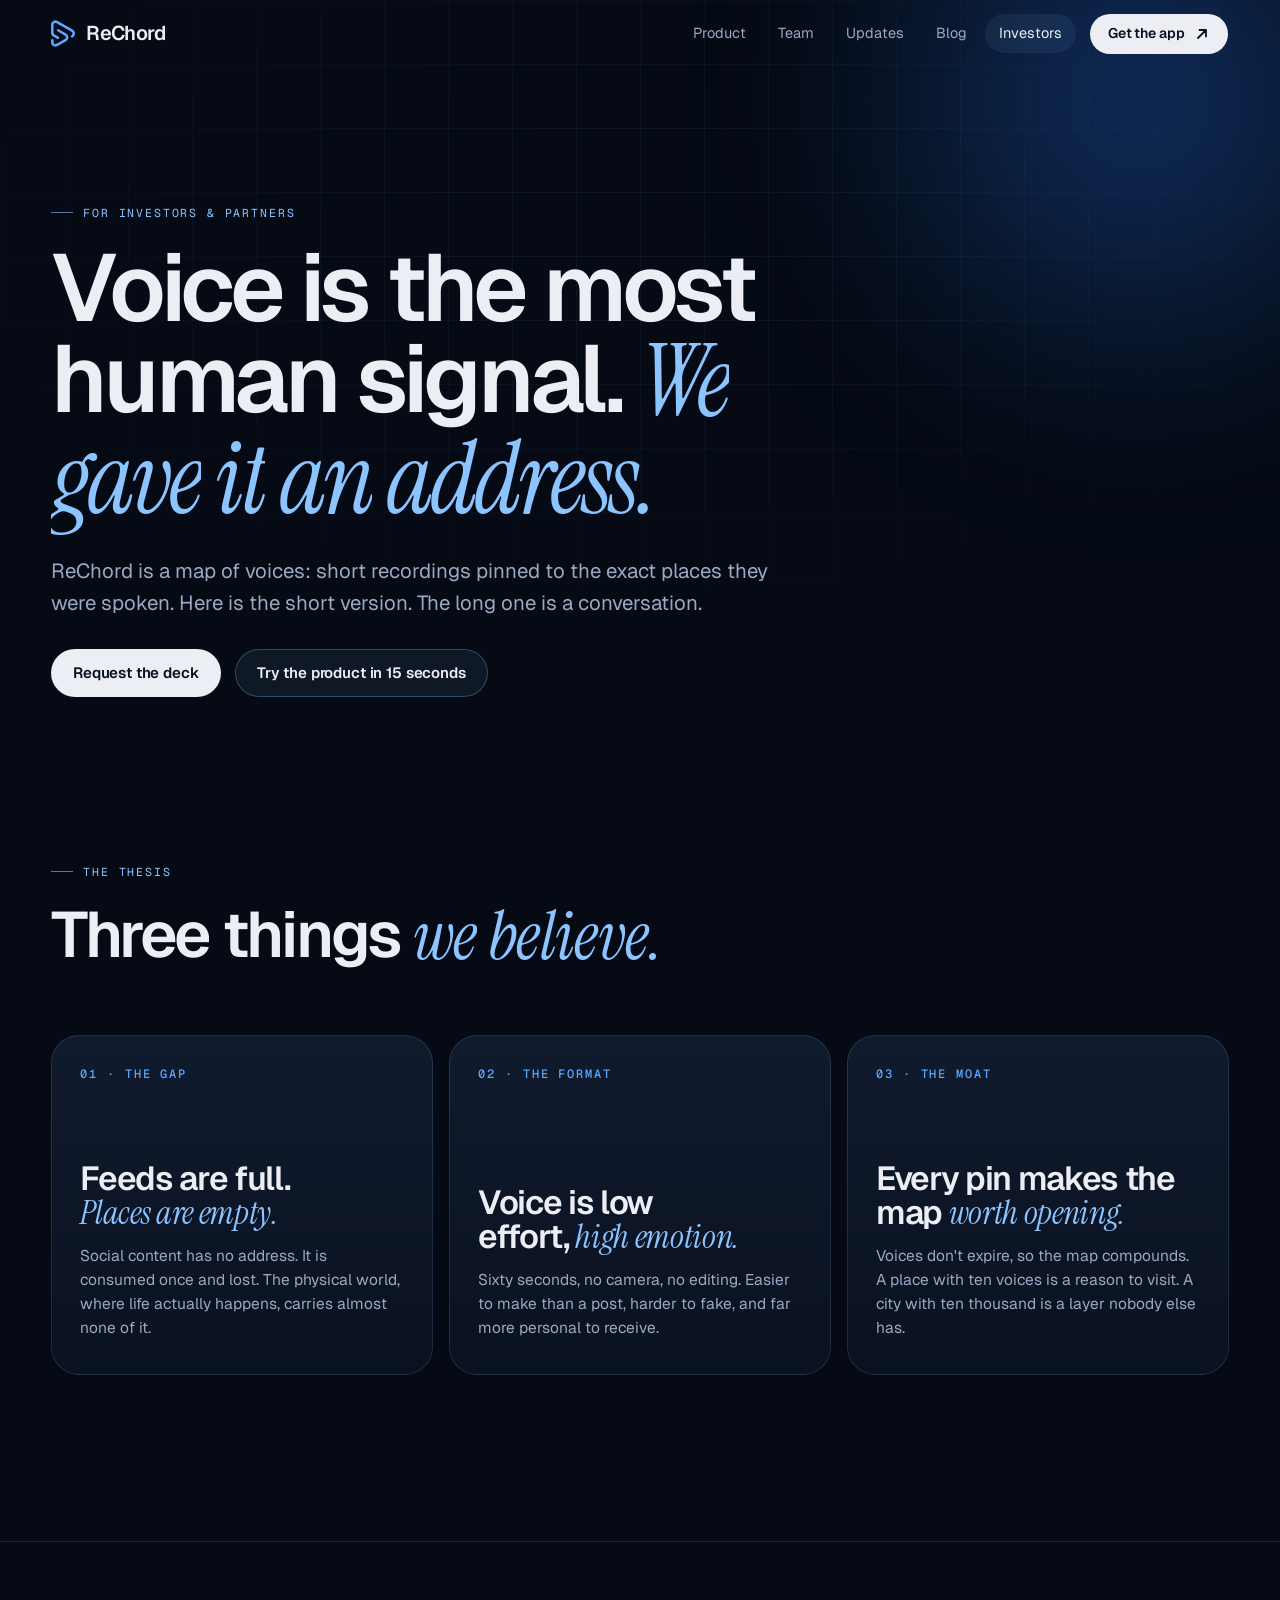
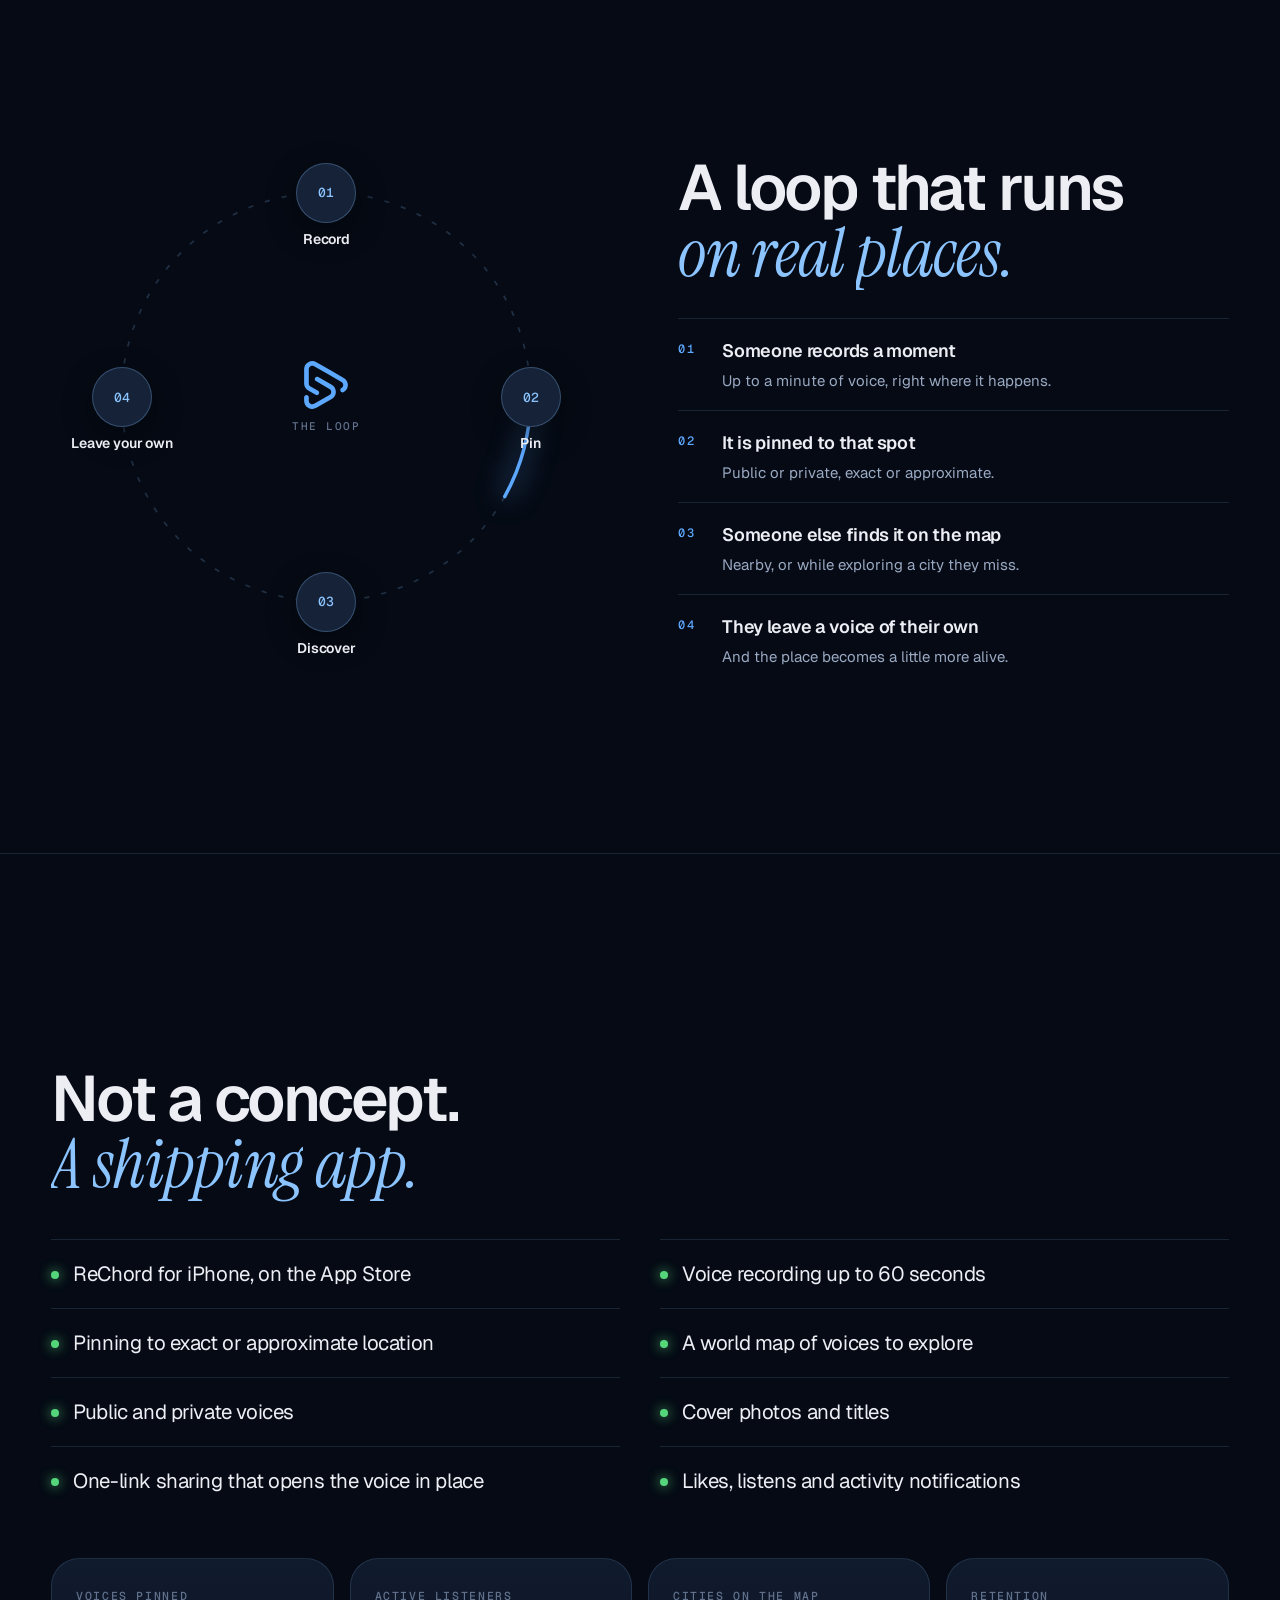
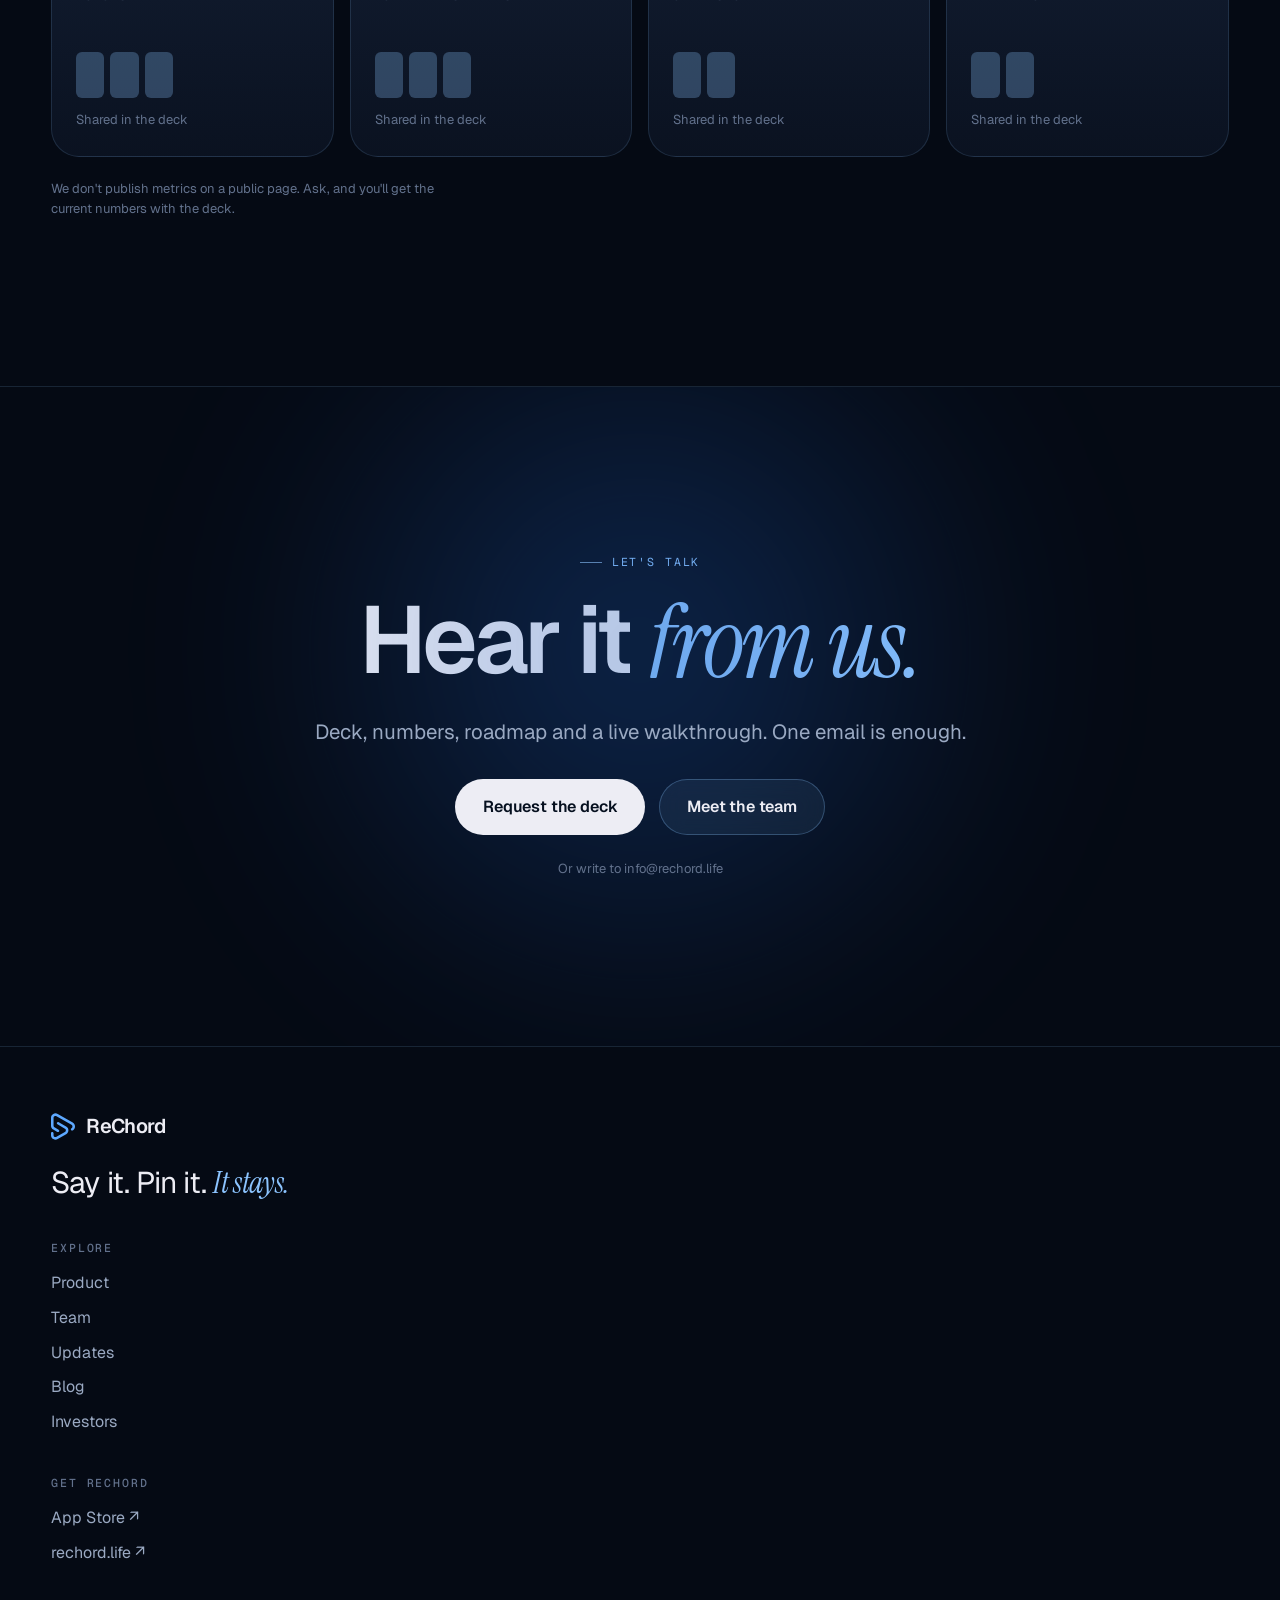
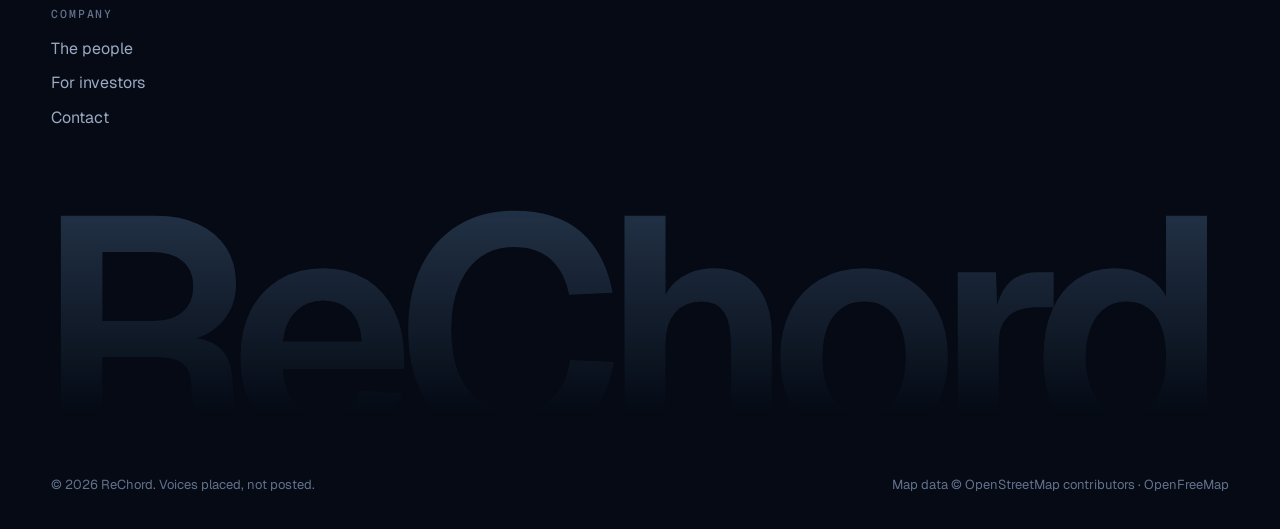
<file: investors.html>
<!doctype html>
<html lang="en">
<head>
<meta charset="utf-8">
<meta name="viewport" content="width=device-width, initial-scale=1, viewport-fit=cover">
<title>Investors — ReChord</title>
<meta name="description" content="ReChord for investors and partners: the thesis, what is live today, and how to reach us.">
<!-- link preview -->
<meta property="og:type" content="website">
<meta property="og:site_name" content="ReChord">
<meta property="og:title" content="Investors — ReChord">
<meta property="og:description" content="ReChord for investors and partners: the thesis, what is live today, and how to reach us.">
<meta property="og:url" content="https://mrnahich.github.io/rechord/investors.html">
<meta property="og:image" content="https://mrnahich.github.io/rechord/assets/og.png">
<meta property="og:image:width" content="1200">
<meta property="og:image:height" content="630">
<meta name="twitter:card" content="summary_large_image">
<meta name="twitter:title" content="Investors — ReChord">
<meta name="twitter:description" content="ReChord for investors and partners: the thesis, what is live today, and how to reach us.">
<meta name="twitter:image" content="https://mrnahich.github.io/rechord/assets/og.png">
<!-- /link preview -->
<meta name="theme-color" content="#050a14">
<link rel="icon" href="assets/ui/rechord-icon.png">
<link rel="preconnect" href="https://fonts.googleapis.com">
<link rel="preconnect" href="https://fonts.gstatic.com" crossorigin>
<link rel="stylesheet" href="https://fonts.googleapis.com/css2?family=Geist:wght@400;500;600;700&family=Geist+Mono:wght@400;500&family=Instrument+Serif:ital@1&display=swap">
<link rel="stylesheet" href="css/site.css">
<link rel="stylesheet" href="css/pages.css">
</head>
<body data-page="investors">
<main>
  <section class="page-hero">
    <div class="grid-bg" aria-hidden="true"></div><div class="glow" aria-hidden="true"></div>
    <div class="wrap">
      <span class="eyebrow" data-reveal>For investors &amp; partners</span>
      <h1 class="display split" style="max-width:15ch">Voice is the most human signal. <span class="serif">We gave it an address.</span></h1>
      <p class="lead" data-reveal style="--d:.35s">ReChord is a map of voices: short recordings pinned to the exact places they were spoken. Here is the short version. The long one is a conversation.</p>
      <div class="contact-actions" data-reveal style="--d:.45s; justify-content:flex-start; margin-top:30px">
        <a class="btn" href="#contact" data-magnetic>Request the deck</a>
        <a class="btn ghost" href="index.html" data-magnetic>Try the product in 15 seconds</a>
      </div>
    </div>
  </section>

  <section class="pad" style="padding-top:clamp(40px,6vw,80px)">
    <div class="wrap">
      <div class="sec-head" style="display:grid;gap:22px;margin-bottom:clamp(36px,5vw,64px)">
        <span class="eyebrow" data-reveal>The thesis</span>
        <h2 class="h2 split">Three things <span class="serif">we believe.</span></h2>
      </div>
      <div class="thesis">
        <article class="card" data-reveal><span class="k">01 · THE GAP</span><h3>Feeds are full. <span class="serif">Places are empty.</span></h3><p>Social content has no address. It is consumed once and lost. The physical world, where life actually happens, carries almost none of it.</p></article>
        <article class="card" data-reveal style="--d:.1s"><span class="k">02 · THE FORMAT</span><h3>Voice is low effort, <span class="serif">high emotion.</span></h3><p>Sixty seconds, no camera, no editing. Easier to make than a post, harder to fake, and far more personal to receive.</p></article>
        <article class="card" data-reveal style="--d:.2s"><span class="k">03 · THE MOAT</span><h3>Every pin makes the map <span class="serif">worth opening.</span></h3><p>Voices don't expire, so the map compounds. A place with ten voices is a reason to visit. A city with ten thousand is a layer nobody else has.</p></article>
      </div>
    </div>
  </section>

  <section class="pad" style="border-top:1px solid var(--line)">
    <div class="wrap loop">
      <div class="loop-art" data-reveal>
        <svg viewBox="0 0 300 300" aria-hidden="true"><circle class="orbit" cx="150" cy="150" r="118"/><circle class="arc" cx="150" cy="150" r="118"/></svg>
        <div class="loop-core" id="loop-core"><span>the loop</span></div>
        <div class="loop-node" style="left:50%;top:10.700%"><i>01</i><b>Record</b></div>
        <div class="loop-node" style="left:89.300%;top:50%"><i>02</i><b>Pin</b></div>
        <div class="loop-node" style="left:50%;top:89.300%"><i>03</i><b>Discover</b></div>
        <div class="loop-node" style="left:10.700%;top:50%"><i>04</i><b>Leave your own</b></div>
      </div>
      <div>
        <span class="eyebrow" data-reveal>How it grows</span>
        <h2 class="h2 split" style="margin-top:22px">A loop that runs <span class="serif">on real places.</span></h2>
        <ol>
          <li data-reveal><b>Someone records a moment</b><span>Up to a minute of voice, right where it happens.</span></li>
          <li data-reveal><b>It is pinned to that spot</b><span>Public or private, exact or approximate.</span></li>
          <li data-reveal><b>Someone else finds it on the map</b><span>Nearby, or while exploring a city they miss.</span></li>
          <li data-reveal><b>They leave a voice of their own</b><span>And the place becomes a little more alive.</span></li>
        </ol>
      </div>
    </div>
  </section>

  <section class="pad" style="border-top:1px solid var(--line)">
    <div class="wrap">
      <span class="eyebrow" data-reveal>Live today</span>
      <h2 class="h2 split" style="margin-top:22px;max-width:16ch">Not a concept. <span class="serif">A shipping app.</span></h2>
      <div class="live-list" data-reveal>
        <div>ReChord for iPhone, on the App Store</div>
        <div>Voice recording up to 60 seconds</div>
        <div>Pinning to exact or approximate location</div>
        <div>A world map of voices to explore</div>
        <div>Public and private voices</div>
        <div>Cover photos and titles</div>
        <div>One-link sharing that opens the voice in place</div>
        <div>Likes, listens and activity notifications</div>
      </div>

      <div class="numbers">
        <article class="card" data-reveal><span class="lbl">Voices pinned</span><div class="val"><i style="--i:0"></i><i style="--i:1"></i><i style="--i:2"></i></div><small>Shared in the deck</small></article>
        <article class="card" data-reveal style="--d:.08s"><span class="lbl">Active listeners</span><div class="val"><i style="--i:1"></i><i style="--i:2"></i><i style="--i:3"></i></div><small>Shared in the deck</small></article>
        <article class="card" data-reveal style="--d:.16s"><span class="lbl">Cities on the map</span><div class="val"><i style="--i:2"></i><i style="--i:3"></i></div><small>Shared in the deck</small></article>
        <article class="card" data-reveal style="--d:.24s"><span class="lbl">Retention</span><div class="val"><i style="--i:3"></i><i style="--i:4"></i></div><small>Shared in the deck</small></article>
      </div>
      <p class="fine" style="margin-top:22px" data-reveal>We don't publish metrics on a public page. Ask, and you'll get the current numbers with the deck.</p>
    </div>
  </section>

  <section class="contact" id="contact" style="border-top:1px solid var(--line)">
    <div class="glow" aria-hidden="true"></div>
    <span class="eyebrow" data-reveal>Let's talk</span>
    <h2 class="display split">Hear it <span class="serif">from us.</span></h2>
    <p class="lead" data-reveal style="position:relative">Deck, numbers, roadmap and a live walkthrough. One email is enough.</p>
    <div class="contact-actions" data-reveal>
      <a class="btn" data-mail="ReChord — deck request" data-magnetic>Request the deck</a>
      <a class="btn ghost" href="about.html" data-magnetic>Meet the team</a>
    </div>
    <p class="fine" data-reveal id="mail-fine"></p>
  </section>
</main>
<footer class="footer" id="footer"></footer>
<script src="js/core.js"></script>
<script src="js/pages.js"></script>
</body>
</html>
</file>
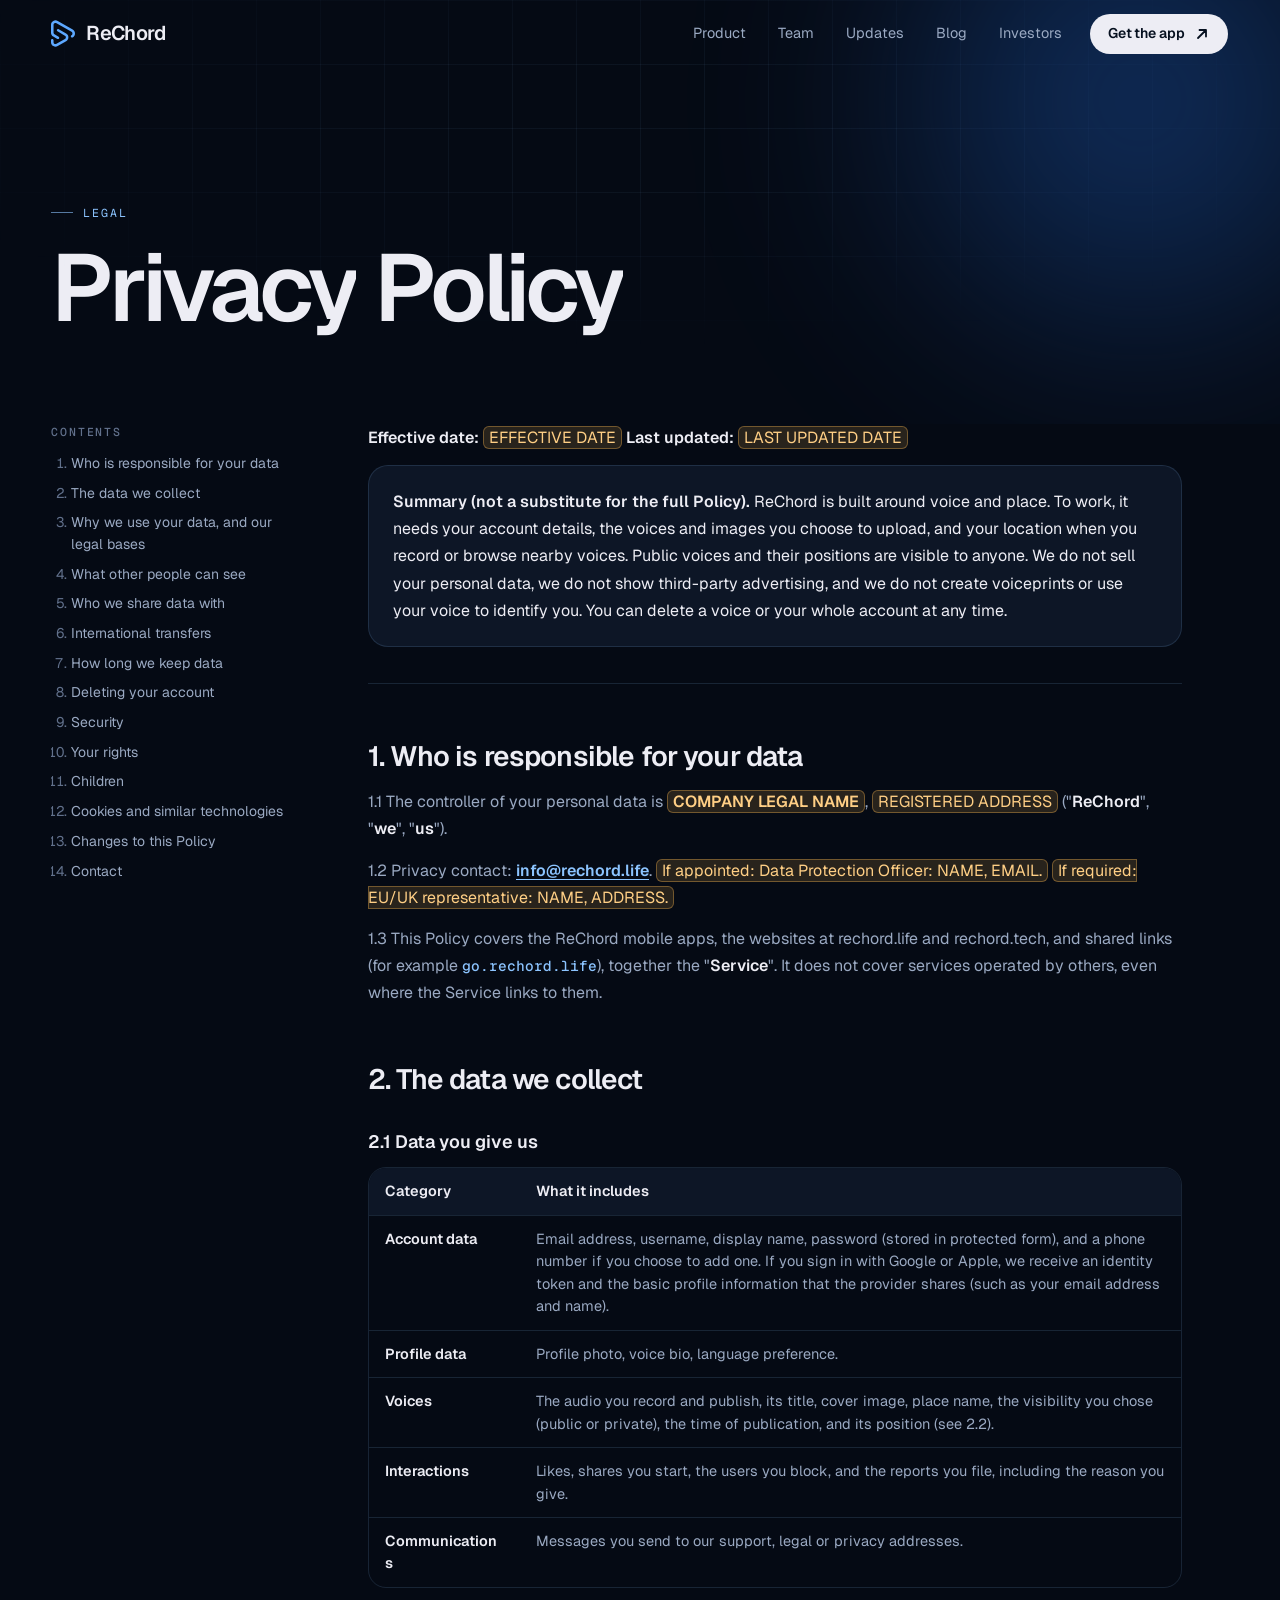
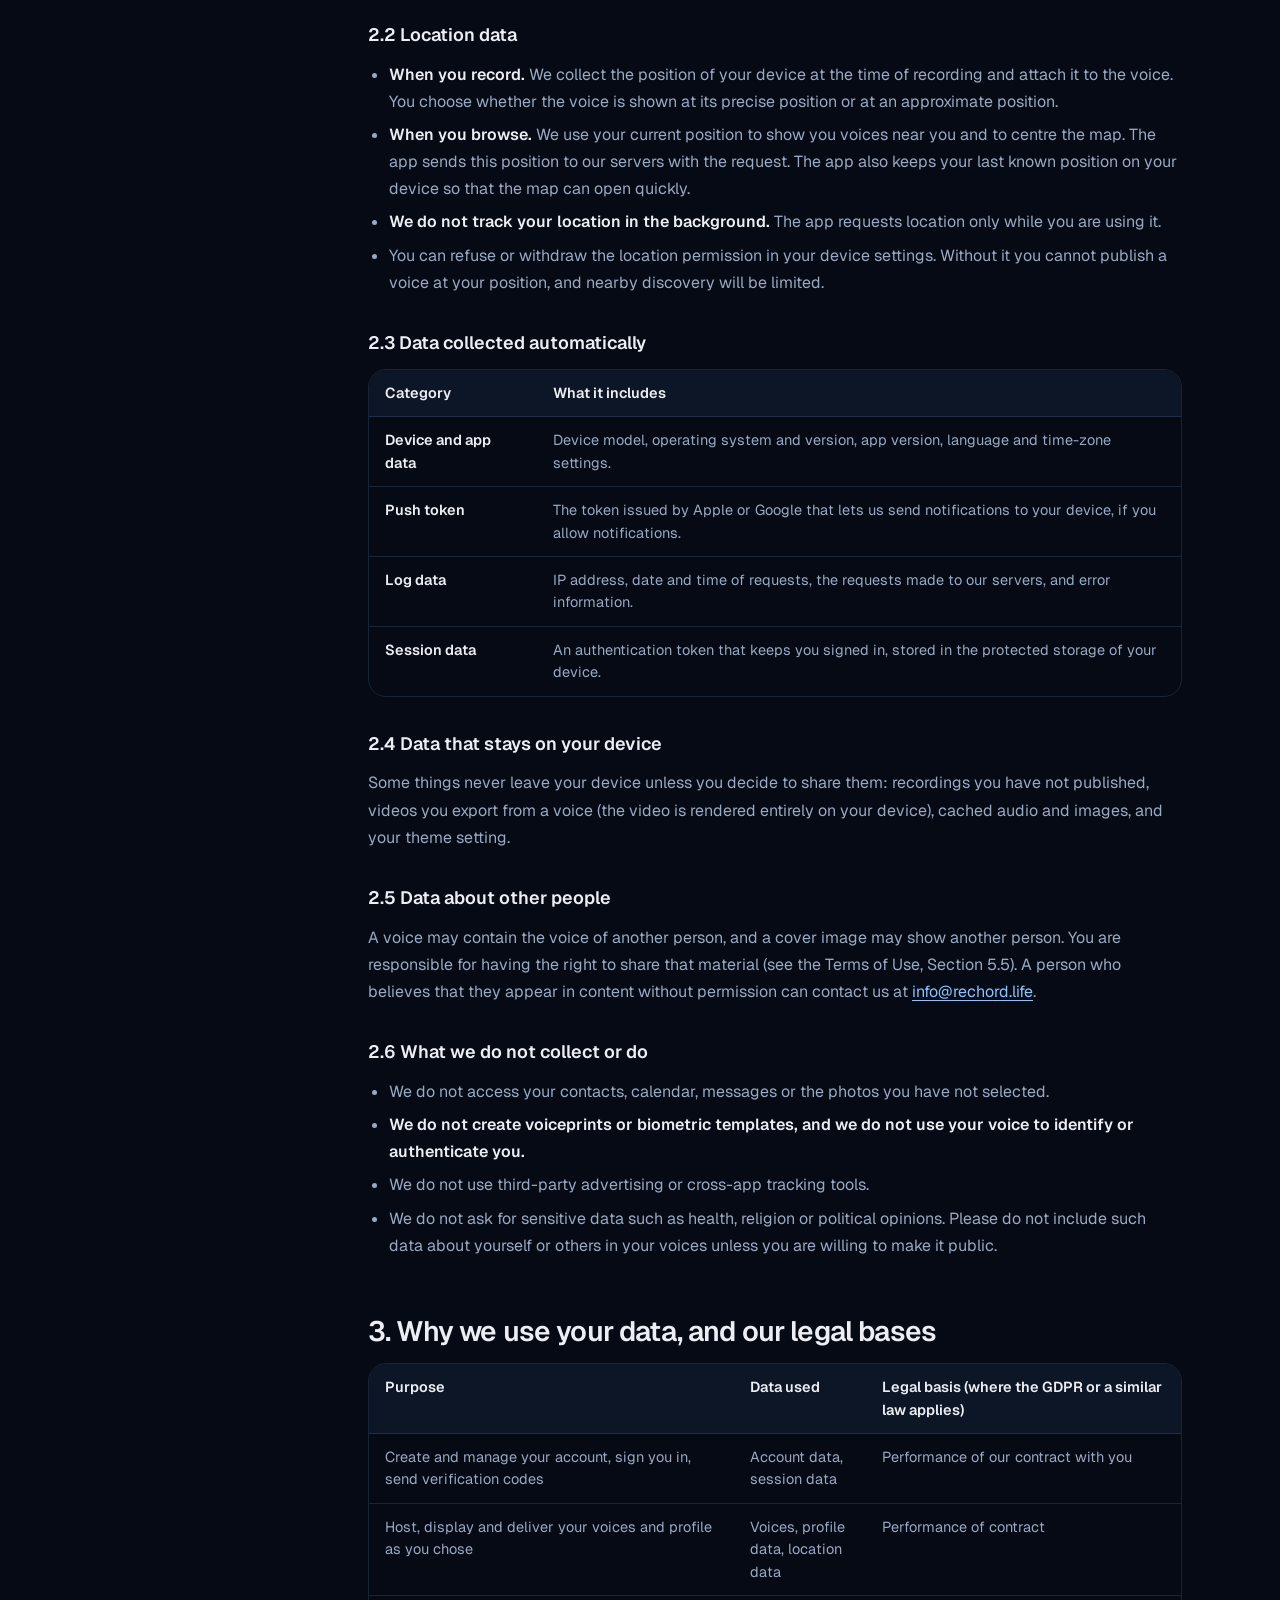
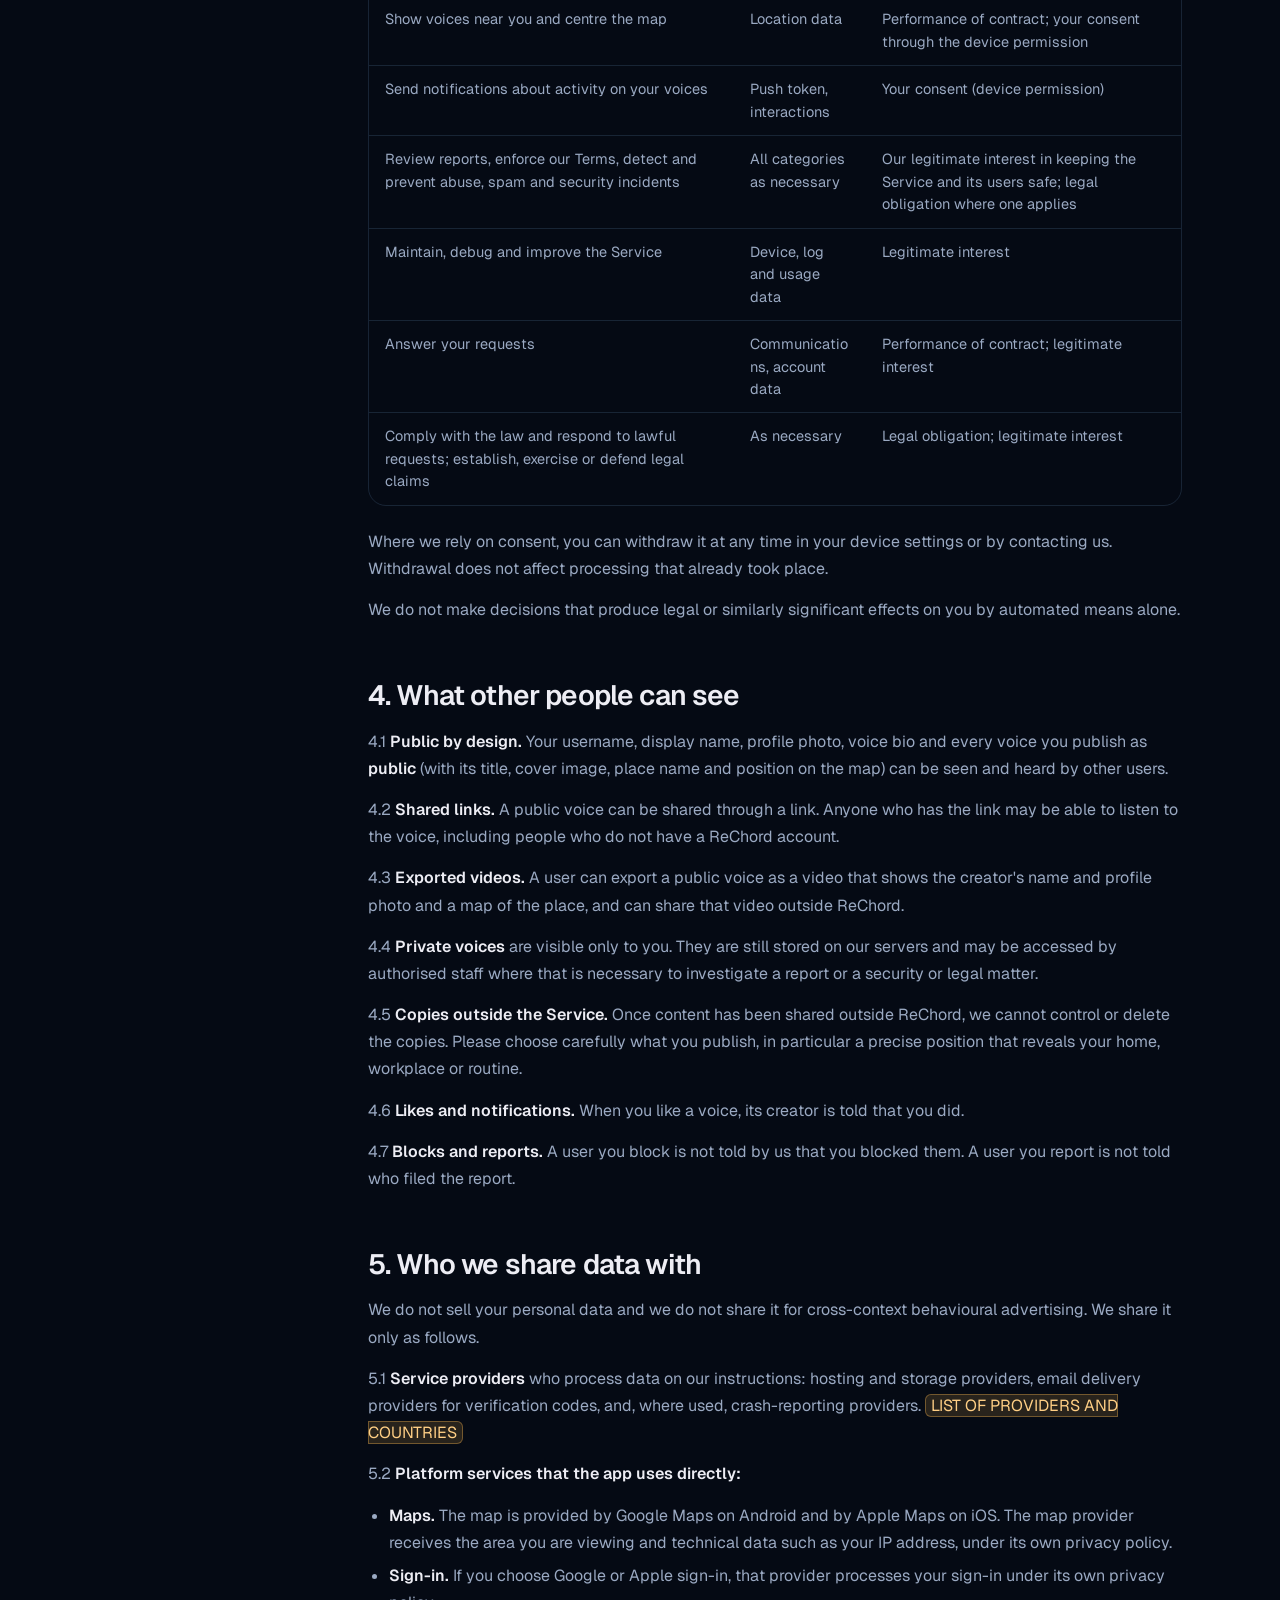
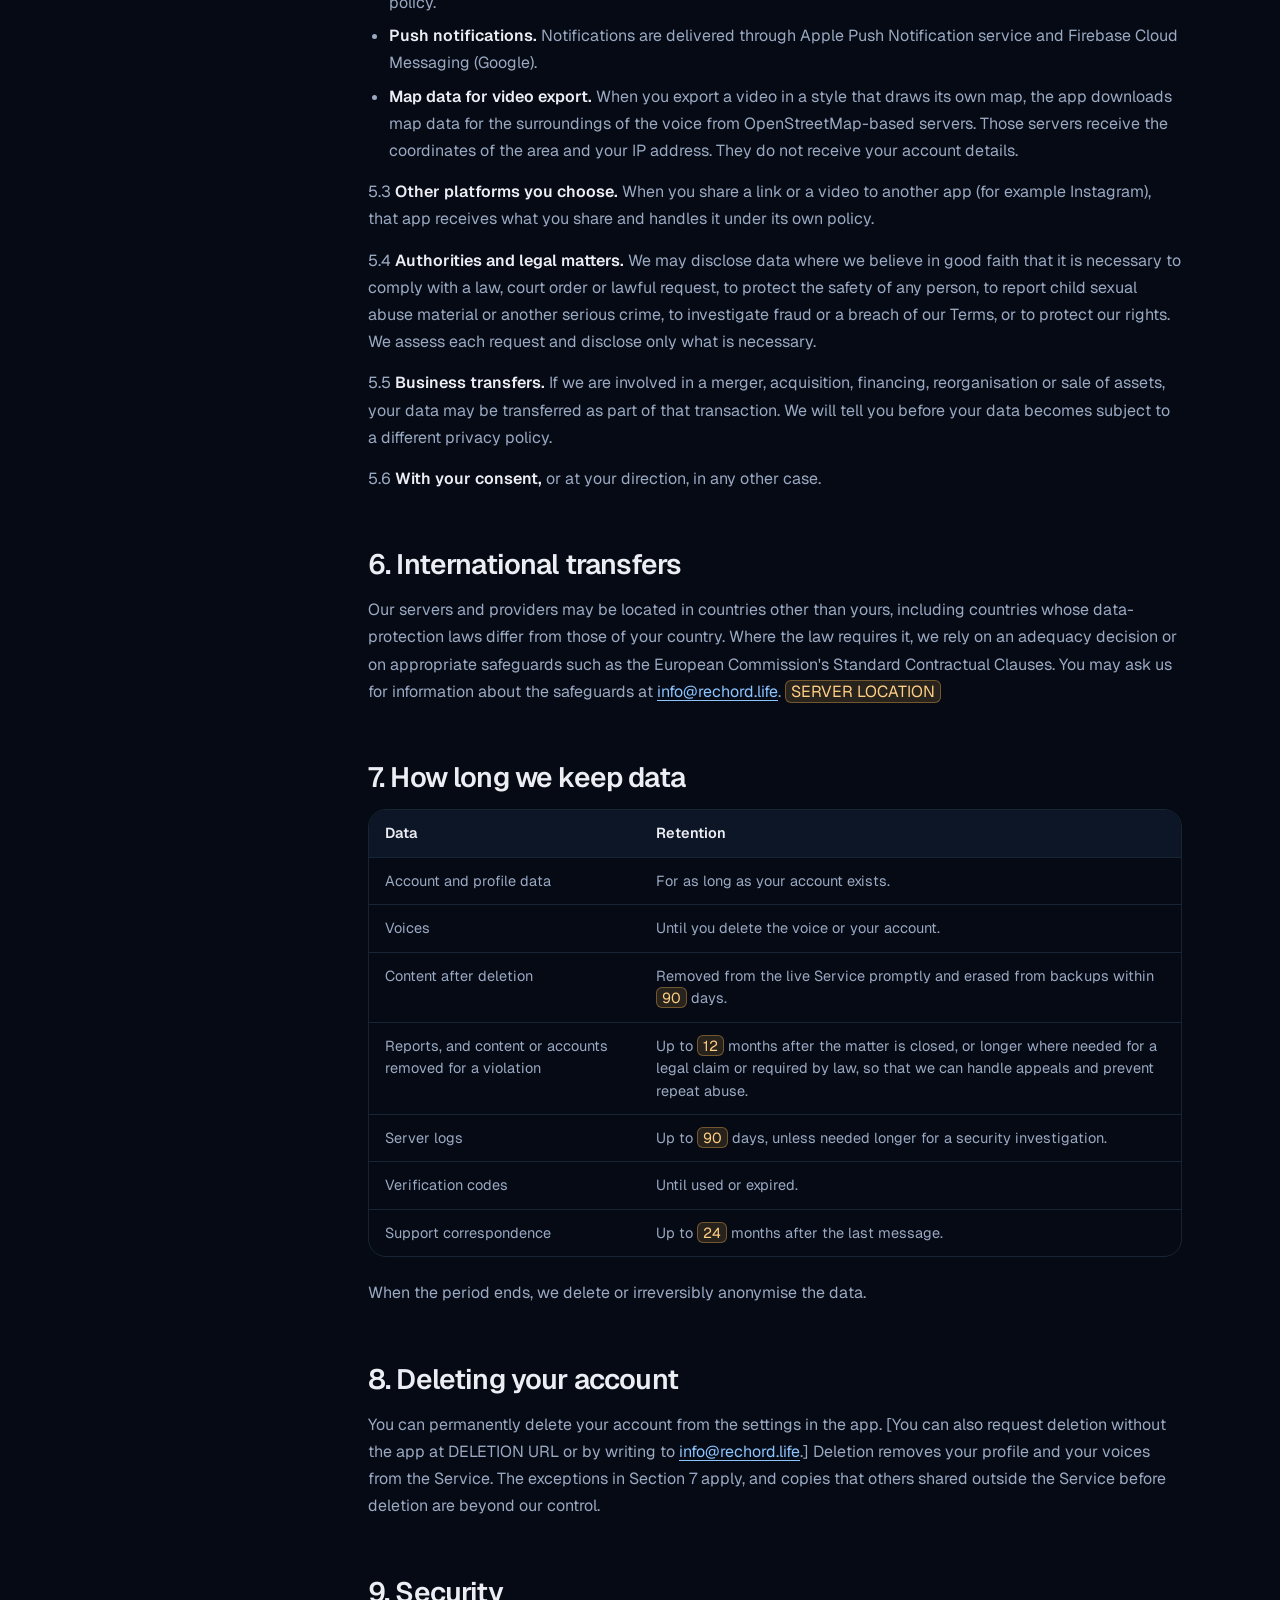
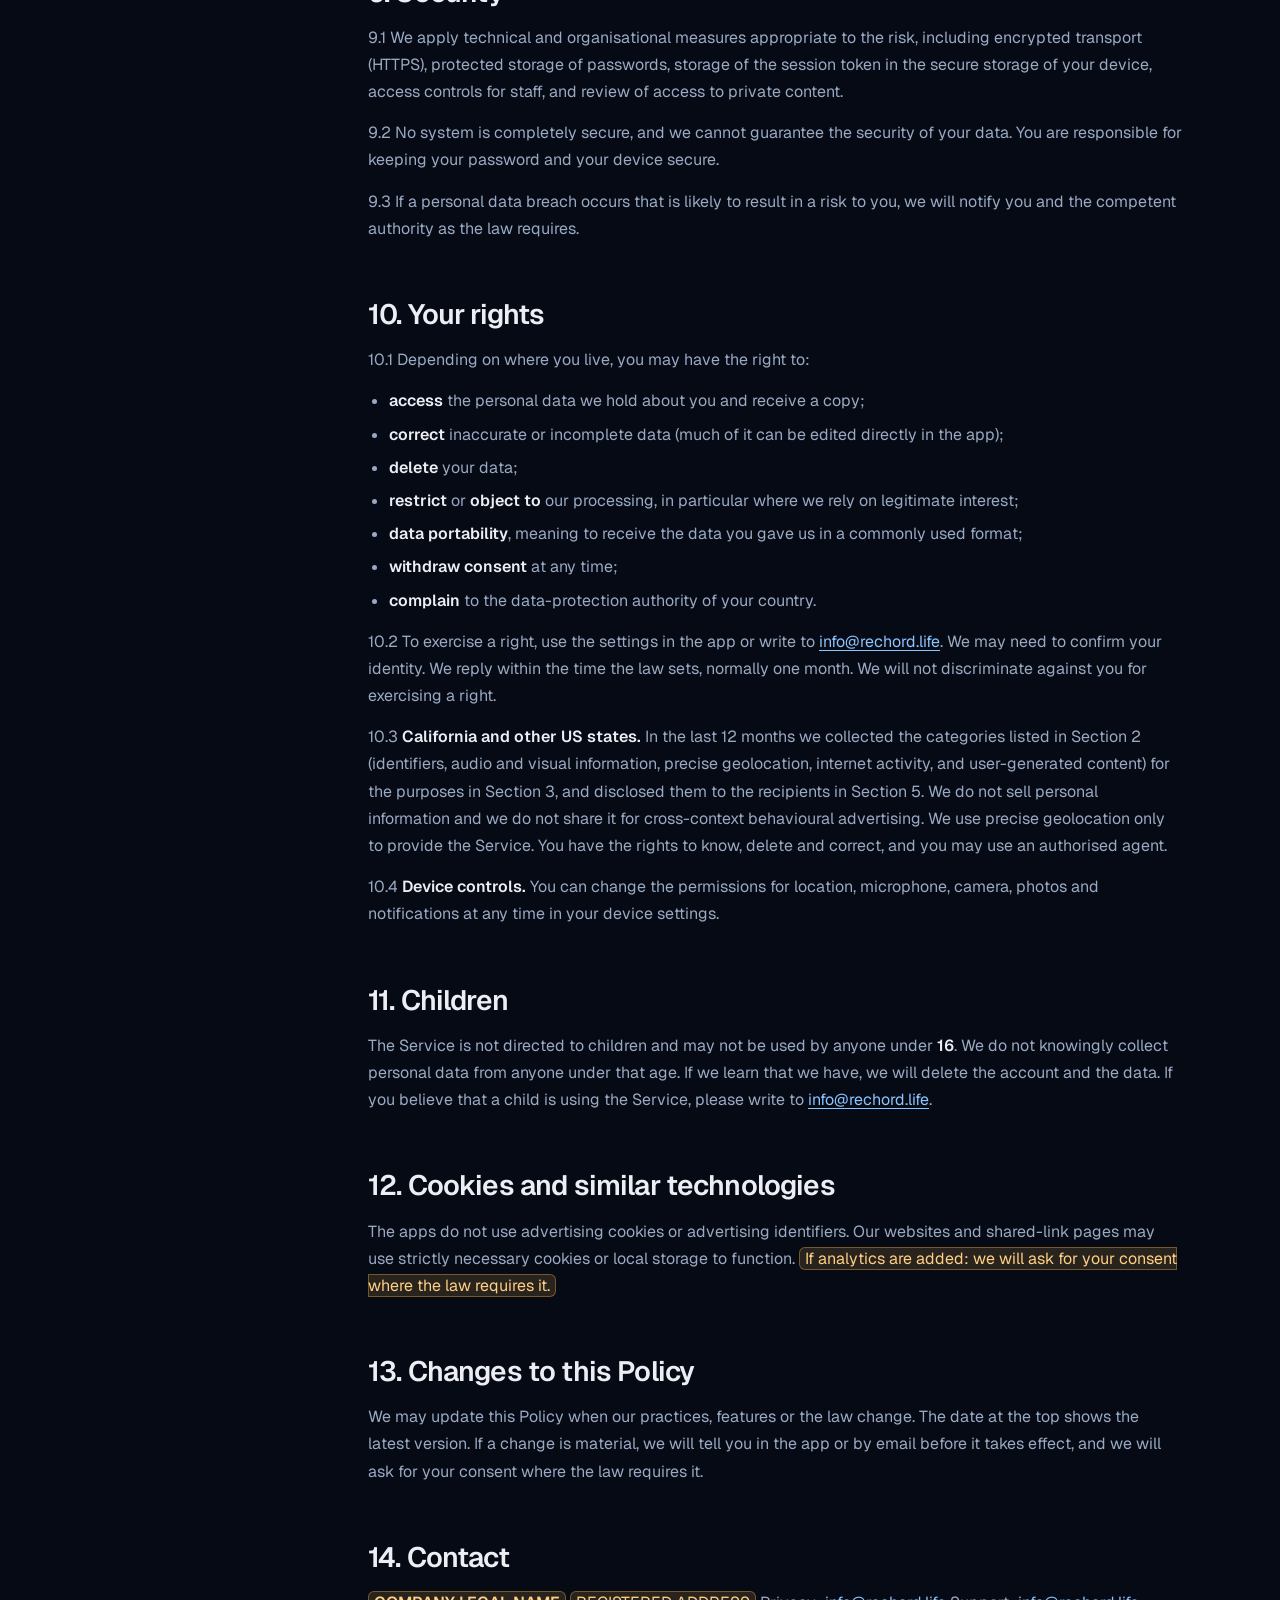
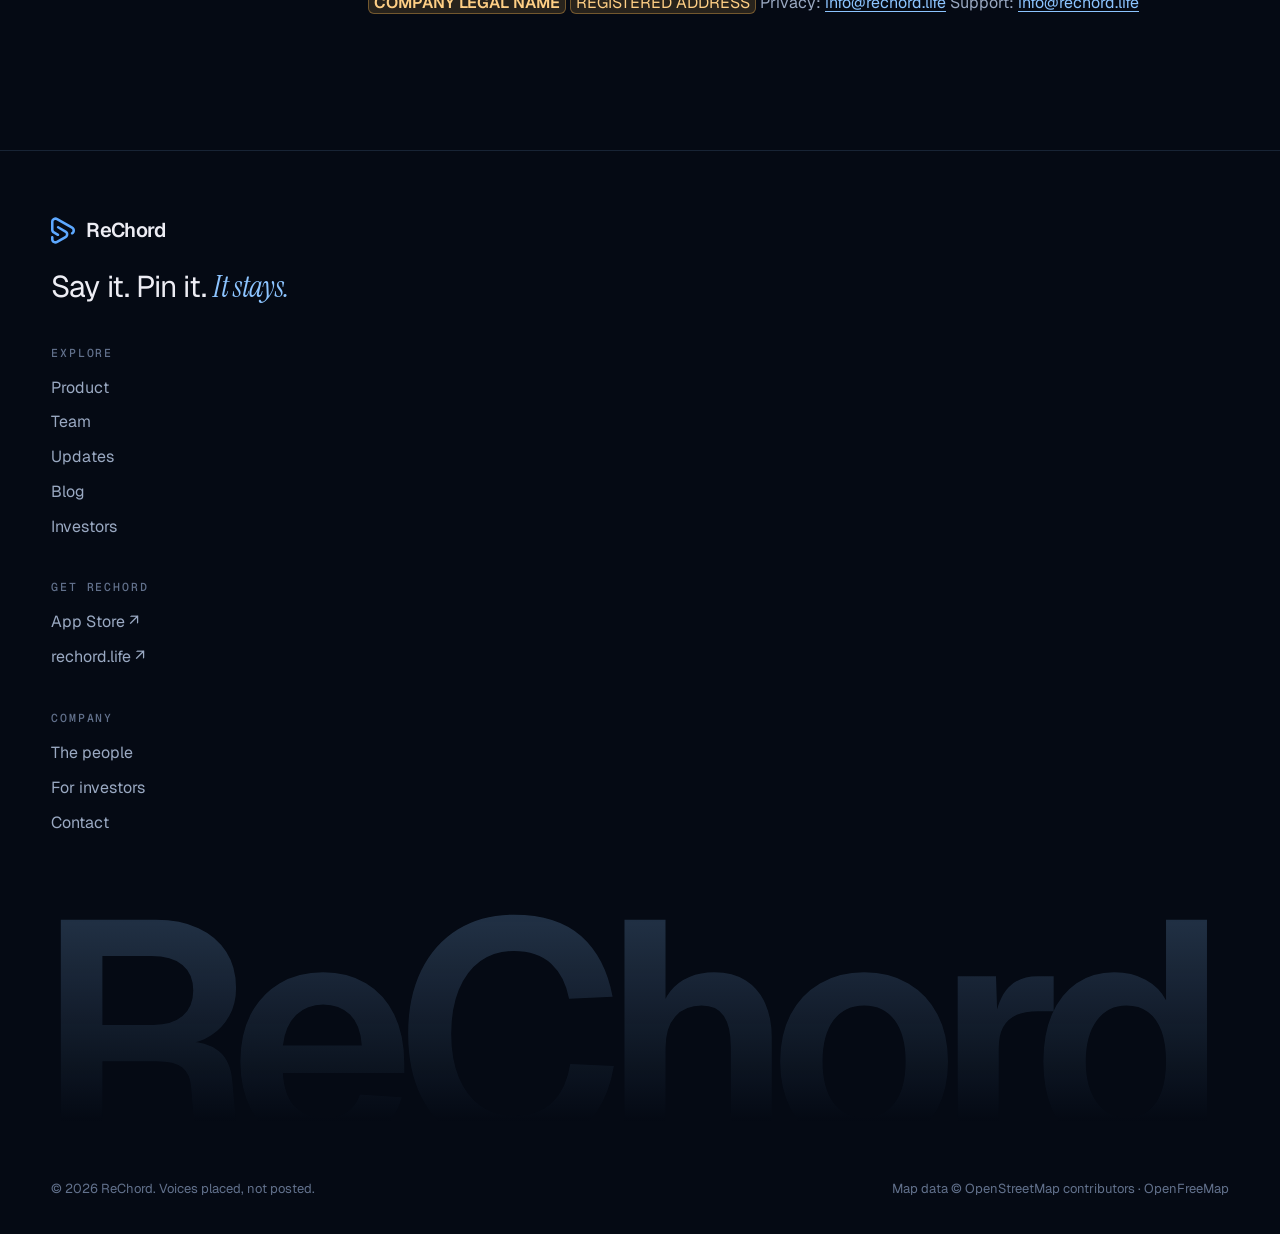
<file: privacy.html>
<!doctype html>
<html lang="en">
<head>
<meta charset="utf-8">
<meta name="viewport" content="width=device-width, initial-scale=1, viewport-fit=cover">
<title>Privacy Policy — ReChord</title>
<meta name="description" content="ReChord Privacy Policy.">
<!-- link preview -->
<meta property="og:type" content="website">
<meta property="og:site_name" content="ReChord">
<meta property="og:title" content="Privacy Policy — ReChord">
<meta property="og:description" content="ReChord Privacy Policy.">
<meta property="og:url" content="https://mrnahich.github.io/rechord/privacy.html">
<meta property="og:image" content="https://mrnahich.github.io/rechord/assets/og.png">
<meta property="og:image:width" content="1200">
<meta property="og:image:height" content="630">
<meta name="twitter:card" content="summary_large_image">
<meta name="twitter:title" content="Privacy Policy — ReChord">
<meta name="twitter:description" content="ReChord Privacy Policy.">
<meta name="twitter:image" content="https://mrnahich.github.io/rechord/assets/og.png">
<!-- /link preview -->
<!-- LEGAL_READY: remove this robots line once the highlighted details are filled in -->
<meta name="robots" content="noindex">
<meta name="theme-color" content="#050a14">
<link rel="icon" href="assets/ui/rechord-icon.png">
<link rel="preconnect" href="https://fonts.googleapis.com">
<link rel="preconnect" href="https://fonts.gstatic.com" crossorigin>
<link rel="stylesheet" href="https://fonts.googleapis.com/css2?family=Geist:wght@400;500;600;700&family=Geist+Mono:wght@400;500&family=Instrument+Serif:ital@1&display=swap">
<link rel="stylesheet" href="css/site.css">
<link rel="stylesheet" href="css/pages.css">
</head>
<body data-page="privacy">
<main>
  <section class="page-hero legal-hero">
    <div class="grid-bg" aria-hidden="true"></div><div class="glow" aria-hidden="true"></div>
    <div class="wrap">
      <span class="eyebrow" data-reveal>Legal</span>
      <h1 class="display split">Privacy Policy</h1>
    </div>
  </section>
  <section class="wrap legal">
    <nav class="legal-toc" aria-label="Contents"><h4>Contents</h4><ol><li><a href="#1-who-is-responsible-for-your-data">Who is responsible for your data</a></li><li><a href="#2-the-data-we-collect">The data we collect</a></li><li><a href="#3-why-we-use-your-data-and-our-legal-bases">Why we use your data, and our legal bases</a></li><li><a href="#4-what-other-people-can-see">What other people can see</a></li><li><a href="#5-who-we-share-data-with">Who we share data with</a></li><li><a href="#6-international-transfers">International transfers</a></li><li><a href="#7-how-long-we-keep-data">How long we keep data</a></li><li><a href="#8-deleting-your-account">Deleting your account</a></li><li><a href="#9-security">Security</a></li><li><a href="#10-your-rights">Your rights</a></li><li><a href="#11-children">Children</a></li><li><a href="#12-cookies-and-similar-technologies">Cookies and similar technologies</a></li><li><a href="#13-changes-to-this-policy">Changes to this Policy</a></li><li><a href="#14-contact">Contact</a></li></ol></nav>
    <article class="legal-body">
<p><strong>Effective date:</strong> <mark class="tbd" title="To be added">EFFECTIVE DATE</mark>
<strong>Last updated:</strong> <mark class="tbd" title="To be added">LAST UPDATED DATE</mark></p>
<blockquote>
<p><strong>Summary (not a substitute for the full Policy).</strong> ReChord is built around voice and place. To work, it needs your account details, the voices and images you choose to upload, and your location when you record or browse nearby voices. Public voices and their positions are visible to anyone. We do not sell your personal data, we do not show third-party advertising, and we do not create voiceprints or use your voice to identify you. You can delete a voice or your whole account at any time.</p>
</blockquote>
<hr>
<h2 id="1-who-is-responsible-for-your-data">1. Who is responsible for your data</h2>
<p>1.1 The controller of your personal data is <strong><mark class="tbd" title="To be added">COMPANY LEGAL NAME</mark></strong>, <mark class="tbd" title="To be added">REGISTERED ADDRESS</mark> (&quot;<strong>ReChord</strong>&quot;, &quot;<strong>we</strong>&quot;, &quot;<strong>us</strong>&quot;).</p>
<p>1.2 Privacy contact: <strong><a href="mailto:info@rechord.life">info@rechord.life</a></strong>. <mark class="tbd" title="To be added">If appointed: Data Protection Officer: NAME, EMAIL.</mark> <mark class="tbd" title="To be added">If required: EU/UK representative: NAME, ADDRESS.</mark></p>
<p>1.3 This Policy covers the ReChord mobile apps, the websites at rechord.life and rechord.tech, and shared links (for example <code>go.rechord.life</code>), together the &quot;<strong>Service</strong>&quot;. It does not cover services operated by others, even where the Service links to them.</p>
<h2 id="2-the-data-we-collect">2. The data we collect</h2>
<h3 id="2-1-data-you-give-us">2.1 Data you give us</h3>
<div class="table-wrap"><table><thead><tr>
<th>Category</th>
<th>What it includes</th>
</tr>
</thead><tbody><tr>
<td><strong>Account data</strong></td>
<td>Email address, username, display name, password (stored in protected form), and a phone number if you choose to add one. If you sign in with Google or Apple, we receive an identity token and the basic profile information that the provider shares (such as your email address and name).</td>
</tr>
<tr>
<td><strong>Profile data</strong></td>
<td>Profile photo, voice bio, language preference.</td>
</tr>
<tr>
<td><strong>Voices</strong></td>
<td>The audio you record and publish, its title, cover image, place name, the visibility you chose (public or private), the time of publication, and its position (see 2.2).</td>
</tr>
<tr>
<td><strong>Interactions</strong></td>
<td>Likes, shares you start, the users you block, and the reports you file, including the reason you give.</td>
</tr>
<tr>
<td><strong>Communications</strong></td>
<td>Messages you send to our support, legal or privacy addresses.</td>
</tr>
</tbody></table></div>
<h3 id="2-2-location-data">2.2 Location data</h3>
<ul>
<li><strong>When you record.</strong> We collect the position of your device at the time of recording and attach it to the voice. You choose whether the voice is shown at its precise position or at an approximate position.</li>
<li><strong>When you browse.</strong> We use your current position to show you voices near you and to centre the map. The app sends this position to our servers with the request. The app also keeps your last known position on your device so that the map can open quickly.</li>
<li><strong>We do not track your location in the background.</strong> The app requests location only while you are using it.</li>
<li>You can refuse or withdraw the location permission in your device settings. Without it you cannot publish a voice at your position, and nearby discovery will be limited.</li>
</ul>
<h3 id="2-3-data-collected-automatically">2.3 Data collected automatically</h3>
<div class="table-wrap"><table><thead><tr>
<th>Category</th>
<th>What it includes</th>
</tr>
</thead><tbody><tr>
<td><strong>Device and app data</strong></td>
<td>Device model, operating system and version, app version, language and time-zone settings.</td>
</tr>
<tr>
<td><strong>Push token</strong></td>
<td>The token issued by Apple or Google that lets us send notifications to your device, if you allow notifications.</td>
</tr>
<tr>
<td><strong>Log data</strong></td>
<td>IP address, date and time of requests, the requests made to our servers, and error information.</td>
</tr>
<tr>
<td><strong>Session data</strong></td>
<td>An authentication token that keeps you signed in, stored in the protected storage of your device.</td>
</tr>
</tbody></table></div>
<h3 id="2-4-data-that-stays-on-your-device">2.4 Data that stays on your device</h3>
<p>Some things never leave your device unless you decide to share them: recordings you have not published, videos you export from a voice (the video is rendered entirely on your device), cached audio and images, and your theme setting.</p>
<h3 id="2-5-data-about-other-people">2.5 Data about other people</h3>
<p>A voice may contain the voice of another person, and a cover image may show another person. You are responsible for having the right to share that material (see the Terms of Use, Section 5.5). A person who believes that they appear in content without permission can contact us at <a href="mailto:info@rechord.life">info@rechord.life</a>.</p>
<h3 id="2-6-what-we-do-not-collect-or-do">2.6 What we do not collect or do</h3>
<ul>
<li>We do not access your contacts, calendar, messages or the photos you have not selected.</li>
<li><strong>We do not create voiceprints or biometric templates, and we do not use your voice to identify or authenticate you.</strong></li>
<li>We do not use third-party advertising or cross-app tracking tools.</li>
<li>We do not ask for sensitive data such as health, religion or political opinions. Please do not include such data about yourself or others in your voices unless you are willing to make it public.</li>
</ul>
<h2 id="3-why-we-use-your-data-and-our-legal-bases">3. Why we use your data, and our legal bases</h2>
<div class="table-wrap"><table><thead><tr>
<th>Purpose</th>
<th>Data used</th>
<th>Legal basis (where the GDPR or a similar law applies)</th>
</tr>
</thead><tbody><tr>
<td>Create and manage your account, sign you in, send verification codes</td>
<td>Account data, session data</td>
<td>Performance of our contract with you</td>
</tr>
<tr>
<td>Host, display and deliver your voices and profile as you chose</td>
<td>Voices, profile data, location data</td>
<td>Performance of contract</td>
</tr>
<tr>
<td>Show voices near you and centre the map</td>
<td>Location data</td>
<td>Performance of contract; your consent through the device permission</td>
</tr>
<tr>
<td>Send notifications about activity on your voices</td>
<td>Push token, interactions</td>
<td>Your consent (device permission)</td>
</tr>
<tr>
<td>Review reports, enforce our Terms, detect and prevent abuse, spam and security incidents</td>
<td>All categories as necessary</td>
<td>Our legitimate interest in keeping the Service and its users safe; legal obligation where one applies</td>
</tr>
<tr>
<td>Maintain, debug and improve the Service</td>
<td>Device, log and usage data</td>
<td>Legitimate interest</td>
</tr>
<tr>
<td>Answer your requests</td>
<td>Communications, account data</td>
<td>Performance of contract; legitimate interest</td>
</tr>
<tr>
<td>Comply with the law and respond to lawful requests; establish, exercise or defend legal claims</td>
<td>As necessary</td>
<td>Legal obligation; legitimate interest</td>
</tr>
</tbody></table></div>
<p>Where we rely on consent, you can withdraw it at any time in your device settings or by contacting us. Withdrawal does not affect processing that already took place.</p>
<p>We do not make decisions that produce legal or similarly significant effects on you by automated means alone.</p>
<h2 id="4-what-other-people-can-see">4. What other people can see</h2>
<p>4.1 <strong>Public by design.</strong> Your username, display name, profile photo, voice bio and every voice you publish as <strong>public</strong> (with its title, cover image, place name and position on the map) can be seen and heard by other users.</p>
<p>4.2 <strong>Shared links.</strong> A public voice can be shared through a link. Anyone who has the link may be able to listen to the voice, including people who do not have a ReChord account.</p>
<p>4.3 <strong>Exported videos.</strong> A user can export a public voice as a video that shows the creator&#39;s name and profile photo and a map of the place, and can share that video outside ReChord.</p>
<p>4.4 <strong>Private voices</strong> are visible only to you. They are still stored on our servers and may be accessed by authorised staff where that is necessary to investigate a report or a security or legal matter.</p>
<p>4.5 <strong>Copies outside the Service.</strong> Once content has been shared outside ReChord, we cannot control or delete the copies. Please choose carefully what you publish, in particular a precise position that reveals your home, workplace or routine.</p>
<p>4.6 <strong>Likes and notifications.</strong> When you like a voice, its creator is told that you did.</p>
<p>4.7 <strong>Blocks and reports.</strong> A user you block is not told by us that you blocked them. A user you report is not told who filed the report.</p>
<h2 id="5-who-we-share-data-with">5. Who we share data with</h2>
<p>We do not sell your personal data and we do not share it for cross-context behavioural advertising. We share it only as follows.</p>
<p>5.1 <strong>Service providers</strong> who process data on our instructions: hosting and storage providers, email delivery providers for verification codes, and, where used, crash-reporting providers. <mark class="tbd" title="To be added">LIST OF PROVIDERS AND COUNTRIES</mark></p>
<p>5.2 <strong>Platform services that the app uses directly:</strong></p>
<ul>
<li><strong>Maps.</strong> The map is provided by Google Maps on Android and by Apple Maps on iOS. The map provider receives the area you are viewing and technical data such as your IP address, under its own privacy policy.</li>
<li><strong>Sign-in.</strong> If you choose Google or Apple sign-in, that provider processes your sign-in under its own privacy policy.</li>
<li><strong>Push notifications.</strong> Notifications are delivered through Apple Push Notification service and Firebase Cloud Messaging (Google).</li>
<li><strong>Map data for video export.</strong> When you export a video in a style that draws its own map, the app downloads map data for the surroundings of the voice from OpenStreetMap-based servers. Those servers receive the coordinates of the area and your IP address. They do not receive your account details.</li>
</ul>
<p>5.3 <strong>Other platforms you choose.</strong> When you share a link or a video to another app (for example Instagram), that app receives what you share and handles it under its own policy.</p>
<p>5.4 <strong>Authorities and legal matters.</strong> We may disclose data where we believe in good faith that it is necessary to comply with a law, court order or lawful request, to protect the safety of any person, to report child sexual abuse material or another serious crime, to investigate fraud or a breach of our Terms, or to protect our rights. We assess each request and disclose only what is necessary.</p>
<p>5.5 <strong>Business transfers.</strong> If we are involved in a merger, acquisition, financing, reorganisation or sale of assets, your data may be transferred as part of that transaction. We will tell you before your data becomes subject to a different privacy policy.</p>
<p>5.6 <strong>With your consent,</strong> or at your direction, in any other case.</p>
<h2 id="6-international-transfers">6. International transfers</h2>
<p>Our servers and providers may be located in countries other than yours, including countries whose data-protection laws differ from those of your country. Where the law requires it, we rely on an adequacy decision or on appropriate safeguards such as the European Commission&#39;s Standard Contractual Clauses. You may ask us for information about the safeguards at <a href="mailto:info@rechord.life">info@rechord.life</a>. <mark class="tbd" title="To be added">SERVER LOCATION</mark></p>
<h2 id="7-how-long-we-keep-data">7. How long we keep data</h2>
<div class="table-wrap"><table><thead><tr>
<th>Data</th>
<th>Retention</th>
</tr>
</thead><tbody><tr>
<td>Account and profile data</td>
<td>For as long as your account exists.</td>
</tr>
<tr>
<td>Voices</td>
<td>Until you delete the voice or your account.</td>
</tr>
<tr>
<td>Content after deletion</td>
<td>Removed from the live Service promptly and erased from backups within <mark class="tbd" title="To be added">90</mark> days.</td>
</tr>
<tr>
<td>Reports, and content or accounts removed for a violation</td>
<td>Up to <mark class="tbd" title="To be added">12</mark> months after the matter is closed, or longer where needed for a legal claim or required by law, so that we can handle appeals and prevent repeat abuse.</td>
</tr>
<tr>
<td>Server logs</td>
<td>Up to <mark class="tbd" title="To be added">90</mark> days, unless needed longer for a security investigation.</td>
</tr>
<tr>
<td>Verification codes</td>
<td>Until used or expired.</td>
</tr>
<tr>
<td>Support correspondence</td>
<td>Up to <mark class="tbd" title="To be added">24</mark> months after the last message.</td>
</tr>
</tbody></table></div>
<p>When the period ends, we delete or irreversibly anonymise the data.</p>
<h2 id="8-deleting-your-account">8. Deleting your account</h2>
<p>You can permanently delete your account from the settings in the app. [You can also request deletion without the app at DELETION URL or by writing to <a href="mailto:info@rechord.life">info@rechord.life</a>.] Deletion removes your profile and your voices from the Service. The exceptions in Section 7 apply, and copies that others shared outside the Service before deletion are beyond our control.</p>
<h2 id="9-security">9. Security</h2>
<p>9.1 We apply technical and organisational measures appropriate to the risk, including encrypted transport (HTTPS), protected storage of passwords, storage of the session token in the secure storage of your device, access controls for staff, and review of access to private content.</p>
<p>9.2 No system is completely secure, and we cannot guarantee the security of your data. You are responsible for keeping your password and your device secure.</p>
<p>9.3 If a personal data breach occurs that is likely to result in a risk to you, we will notify you and the competent authority as the law requires.</p>
<h2 id="10-your-rights">10. Your rights</h2>
<p>10.1 Depending on where you live, you may have the right to:</p>
<ul>
<li><strong>access</strong> the personal data we hold about you and receive a copy;</li>
<li><strong>correct</strong> inaccurate or incomplete data (much of it can be edited directly in the app);</li>
<li><strong>delete</strong> your data;</li>
<li><strong>restrict</strong> or <strong>object to</strong> our processing, in particular where we rely on legitimate interest;</li>
<li><strong>data portability</strong>, meaning to receive the data you gave us in a commonly used format;</li>
<li><strong>withdraw consent</strong> at any time;</li>
<li><strong>complain</strong> to the data-protection authority of your country.</li>
</ul>
<p>10.2 To exercise a right, use the settings in the app or write to <a href="mailto:info@rechord.life">info@rechord.life</a>. We may need to confirm your identity. We reply within the time the law sets, normally one month. We will not discriminate against you for exercising a right.</p>
<p>10.3 <strong>California and other US states.</strong> In the last 12 months we collected the categories listed in Section 2 (identifiers, audio and visual information, precise geolocation, internet activity, and user-generated content) for the purposes in Section 3, and disclosed them to the recipients in Section 5. We do not sell personal information and we do not share it for cross-context behavioural advertising. We use precise geolocation only to provide the Service. You have the rights to know, delete and correct, and you may use an authorised agent.</p>
<p>10.4 <strong>Device controls.</strong> You can change the permissions for location, microphone, camera, photos and notifications at any time in your device settings.</p>
<h2 id="11-children">11. Children</h2>
<p>The Service is not directed to children and may not be used by anyone under <strong>16</strong>. We do not knowingly collect personal data from anyone under that age. If we learn that we have, we will delete the account and the data. If you believe that a child is using the Service, please write to <a href="mailto:info@rechord.life">info@rechord.life</a>.</p>
<h2 id="12-cookies-and-similar-technologies">12. Cookies and similar technologies</h2>
<p>The apps do not use advertising cookies or advertising identifiers. Our websites and shared-link pages may use strictly necessary cookies or local storage to function. <mark class="tbd" title="To be added">If analytics are added: we will ask for your consent where the law requires it.</mark></p>
<h2 id="13-changes-to-this-policy">13. Changes to this Policy</h2>
<p>We may update this Policy when our practices, features or the law change. The date at the top shows the latest version. If a change is material, we will tell you in the app or by email before it takes effect, and we will ask for your consent where the law requires it.</p>
<h2 id="14-contact">14. Contact</h2>
<p><strong><mark class="tbd" title="To be added">COMPANY LEGAL NAME</mark></strong>
<mark class="tbd" title="To be added">REGISTERED ADDRESS</mark>
Privacy: <a href="mailto:info@rechord.life">info@rechord.life</a>
Support: <a href="mailto:info@rechord.life">info@rechord.life</a></p>

    </article>
  </section>
</main>
<footer class="footer" id="footer"></footer>
<script src="js/core.js"></script>
<script src="js/pages.js"></script>
</body>
</html>
</file>
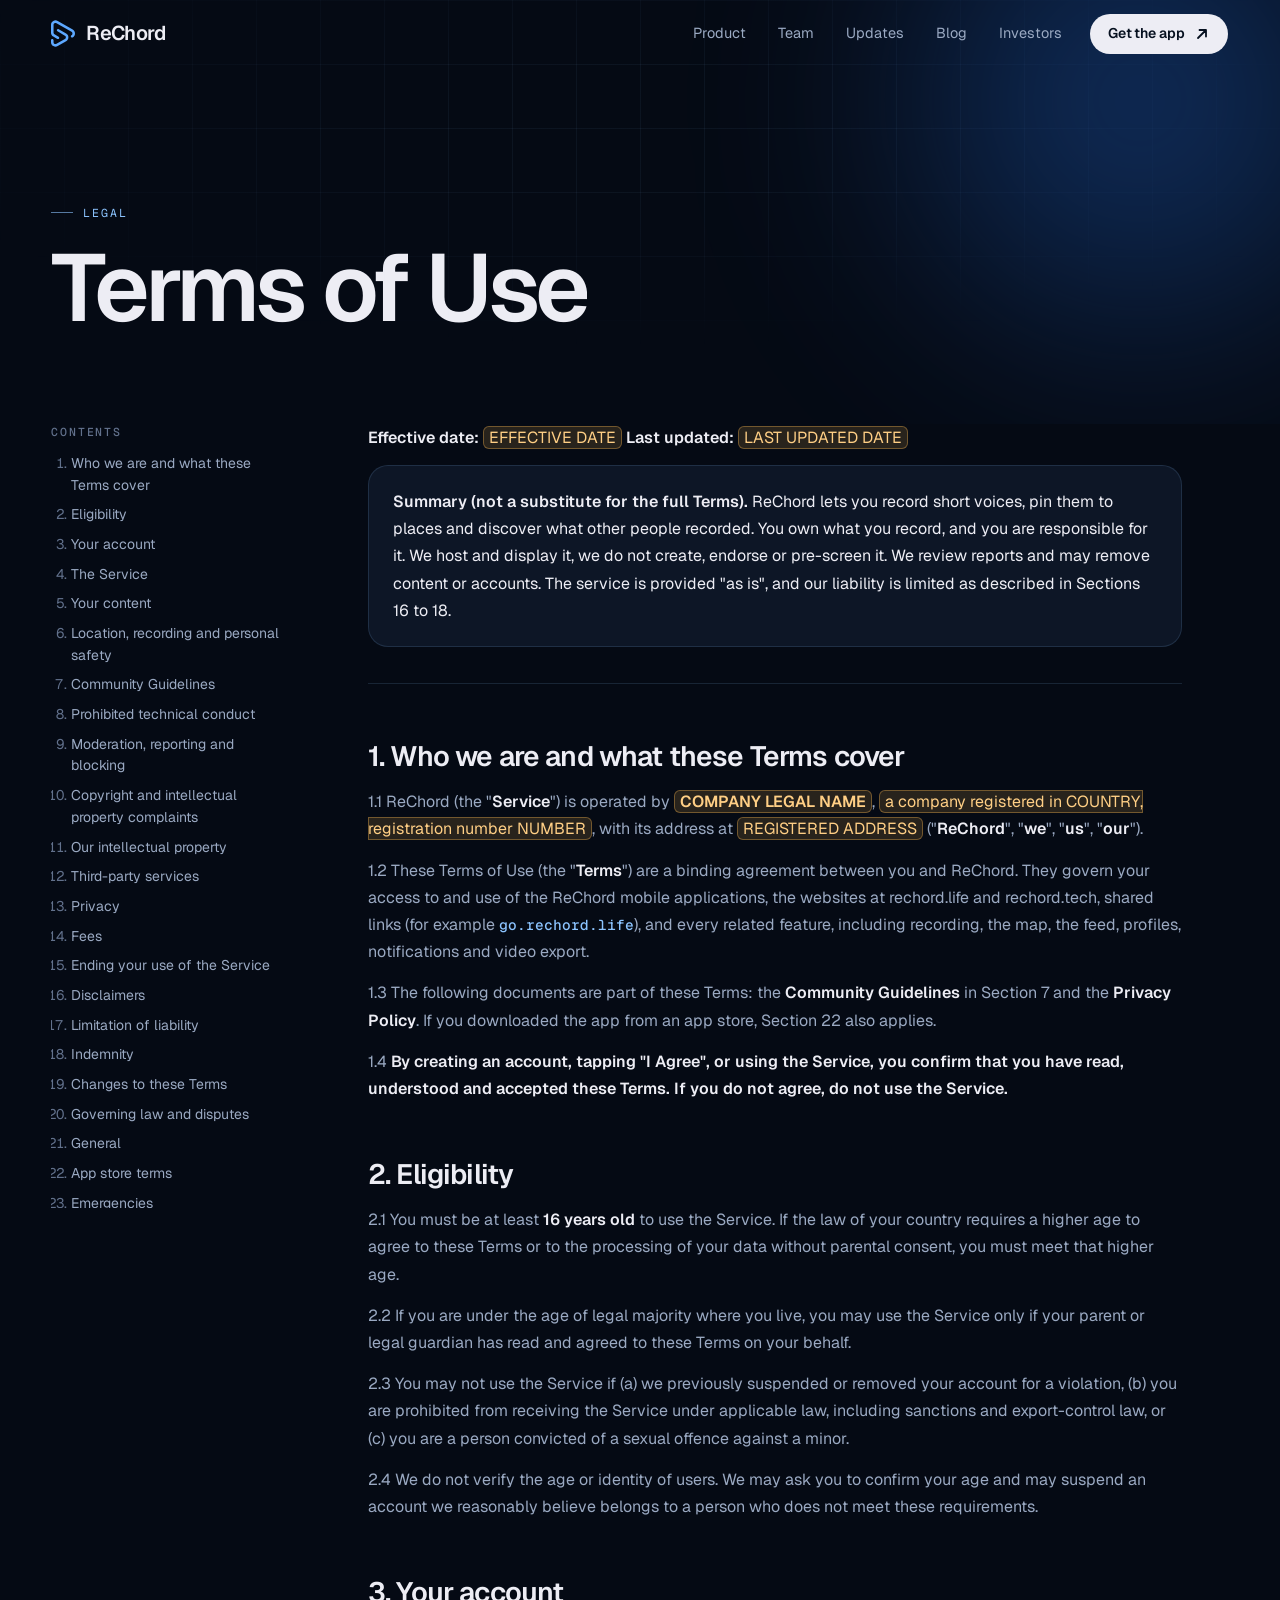
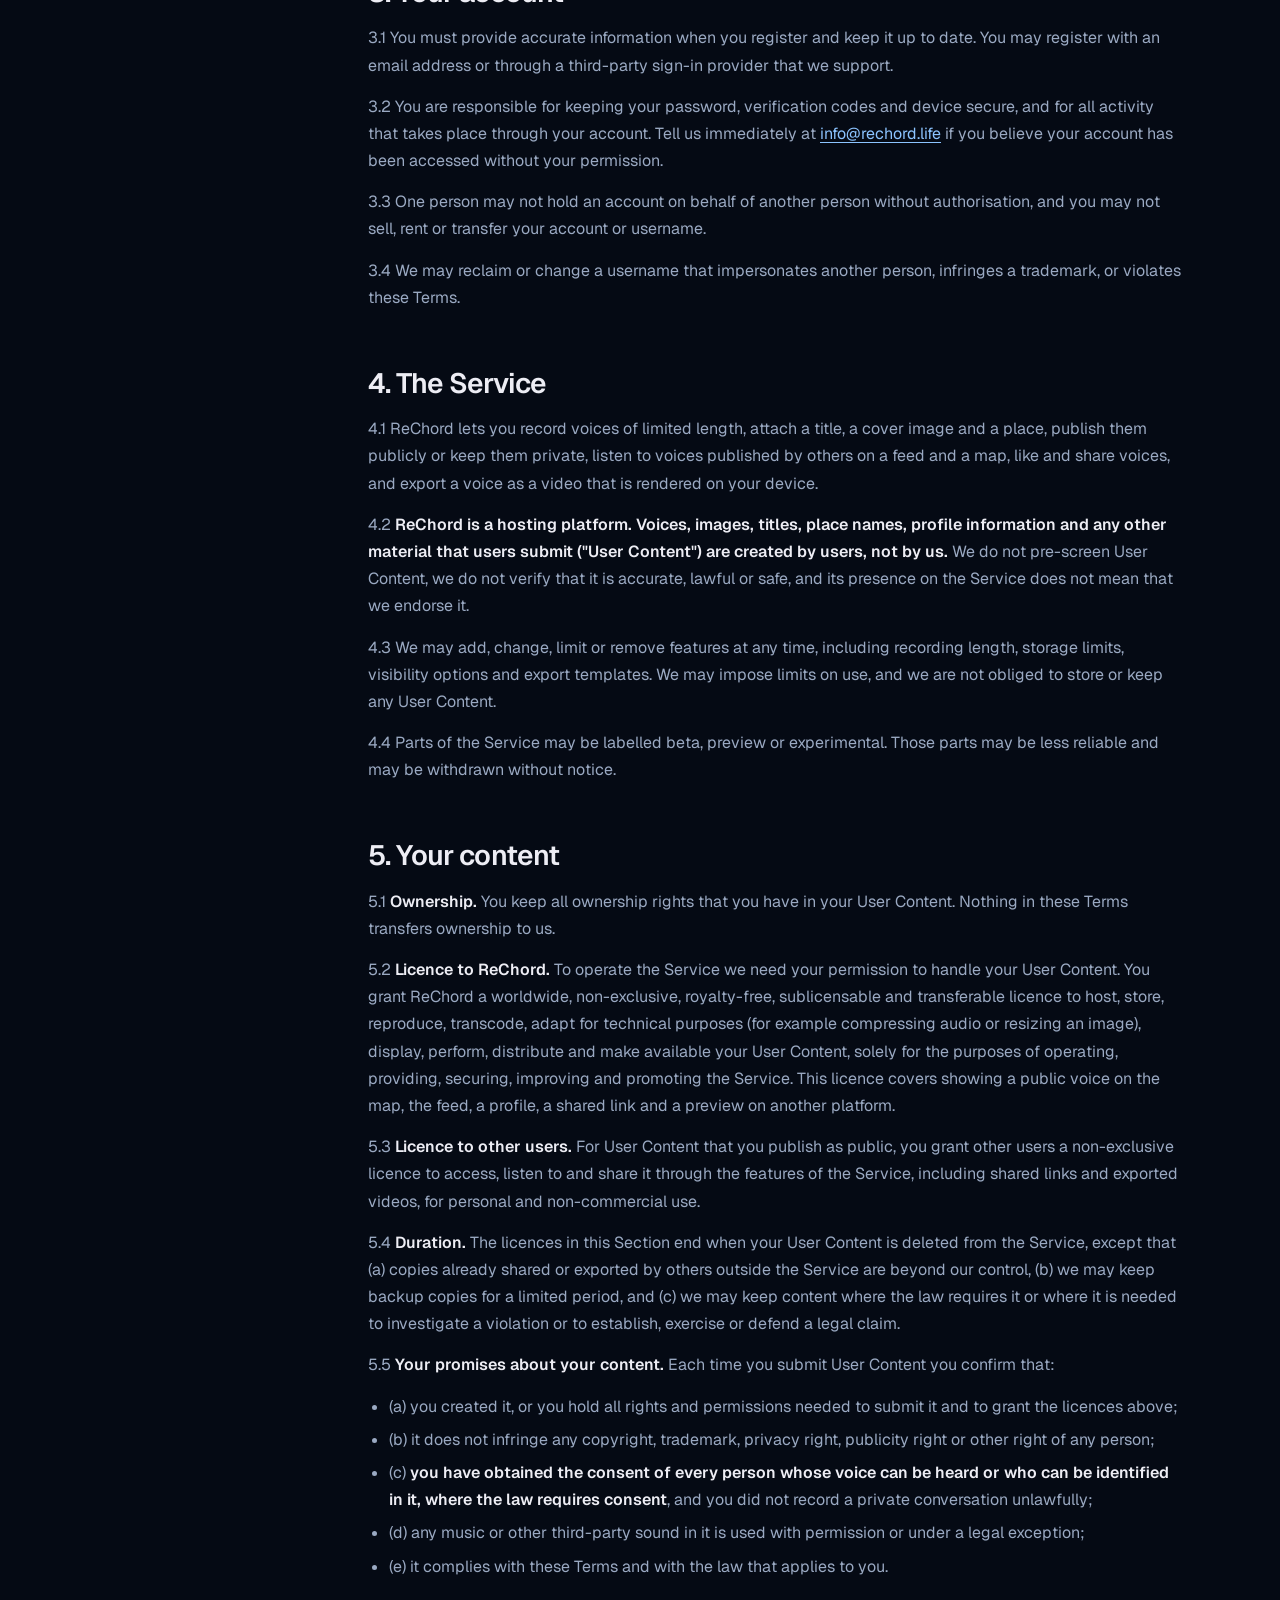
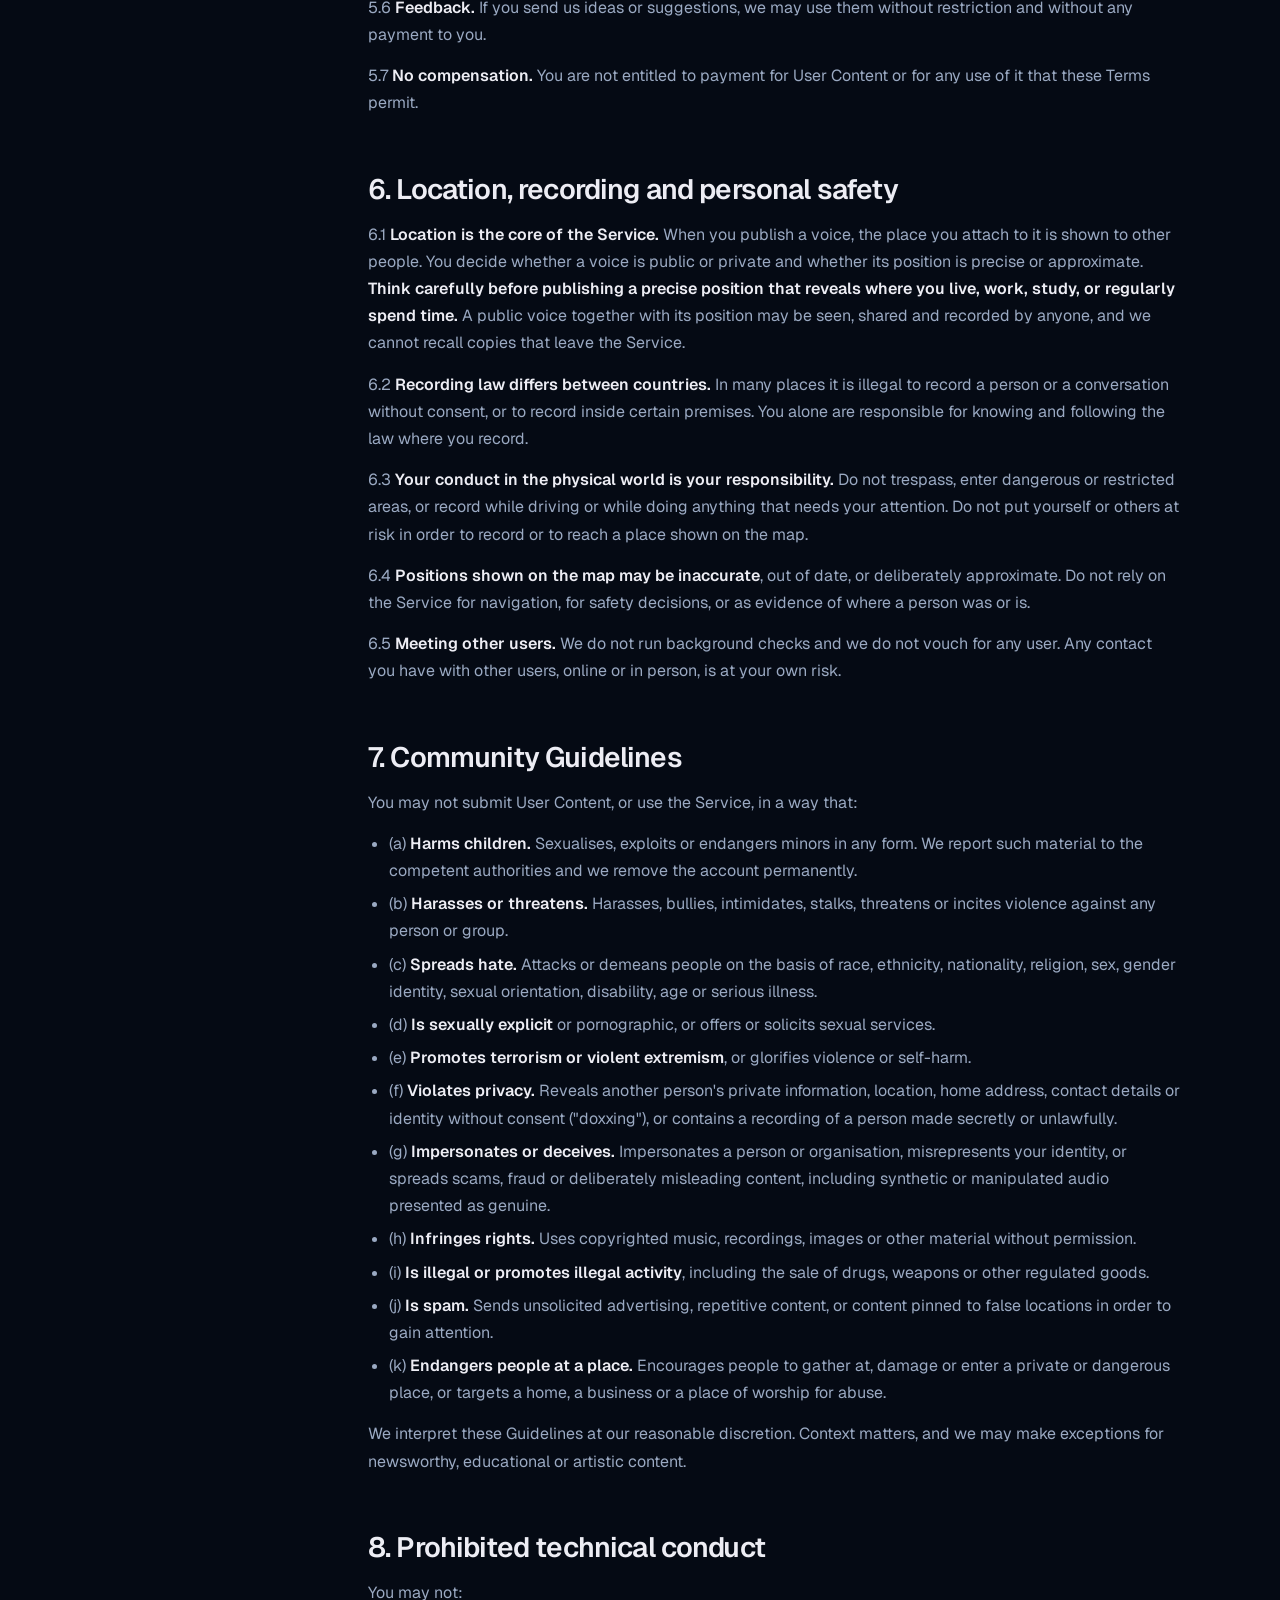
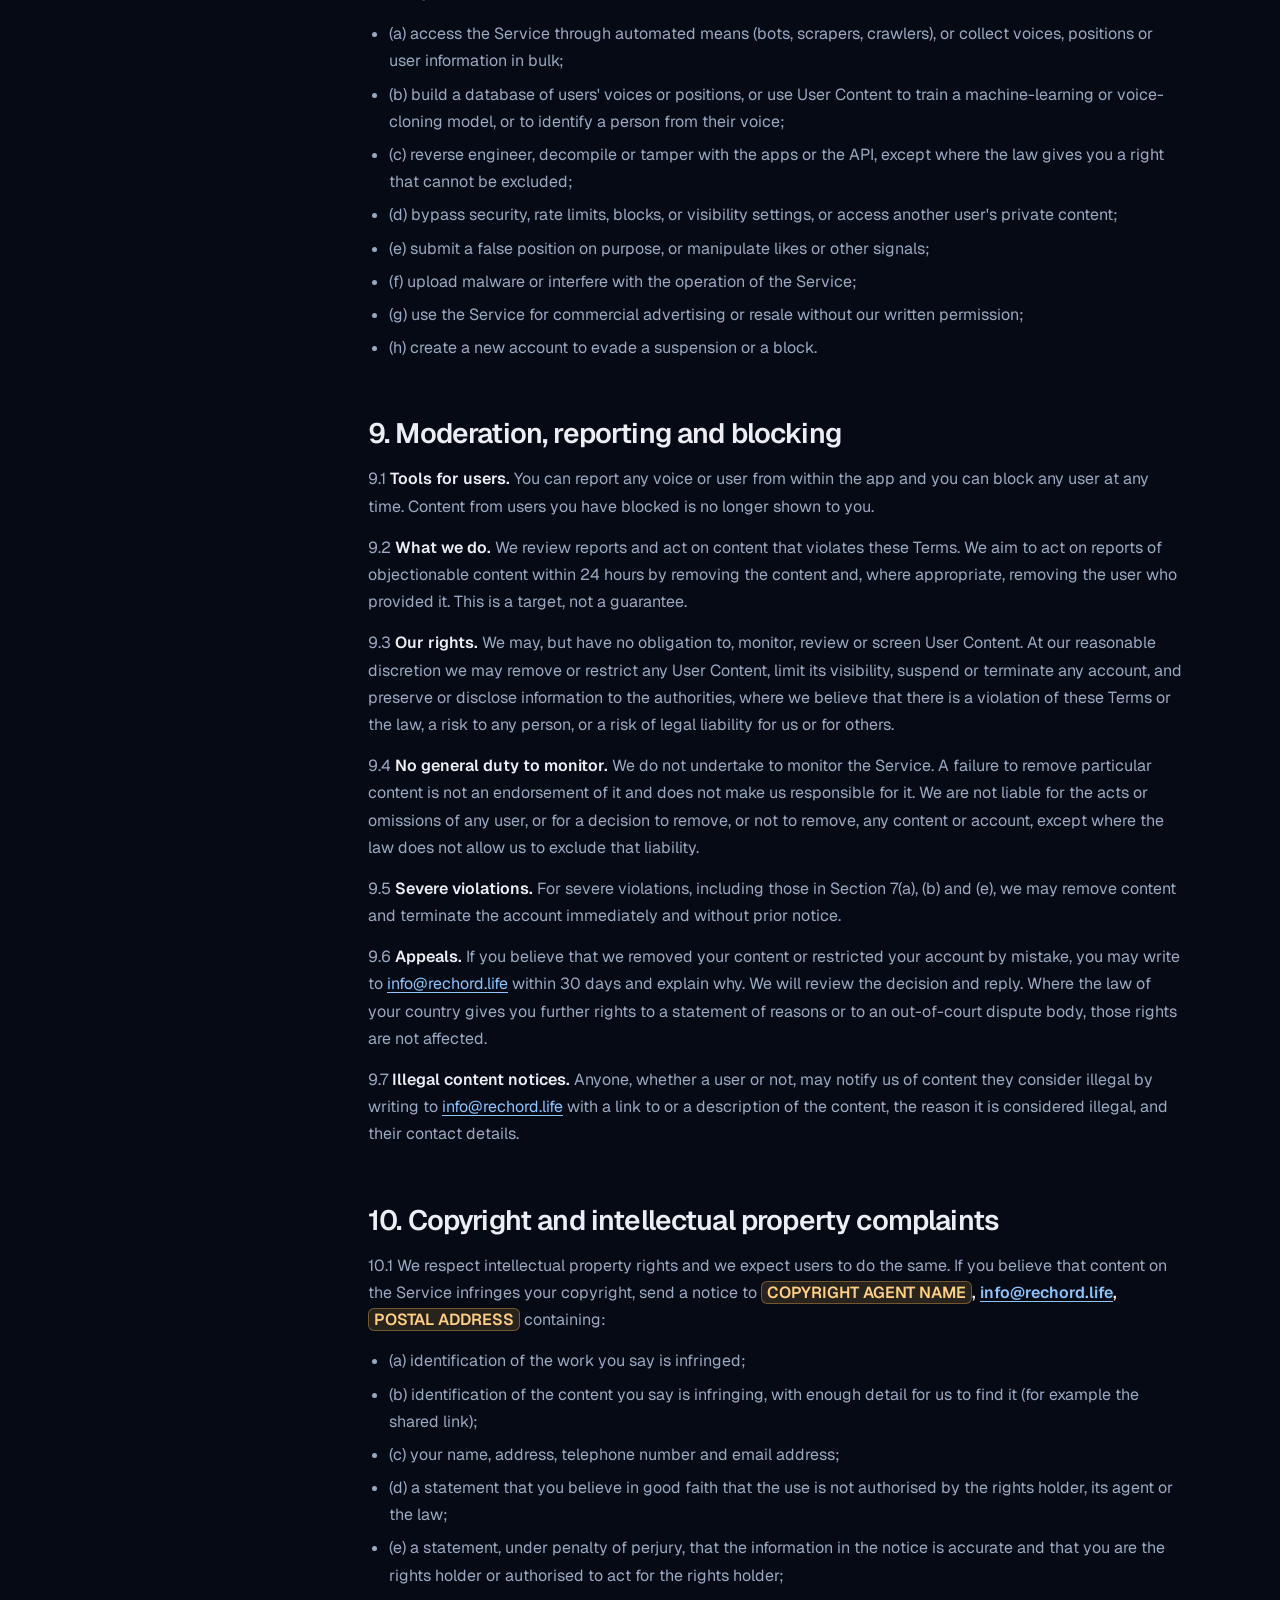
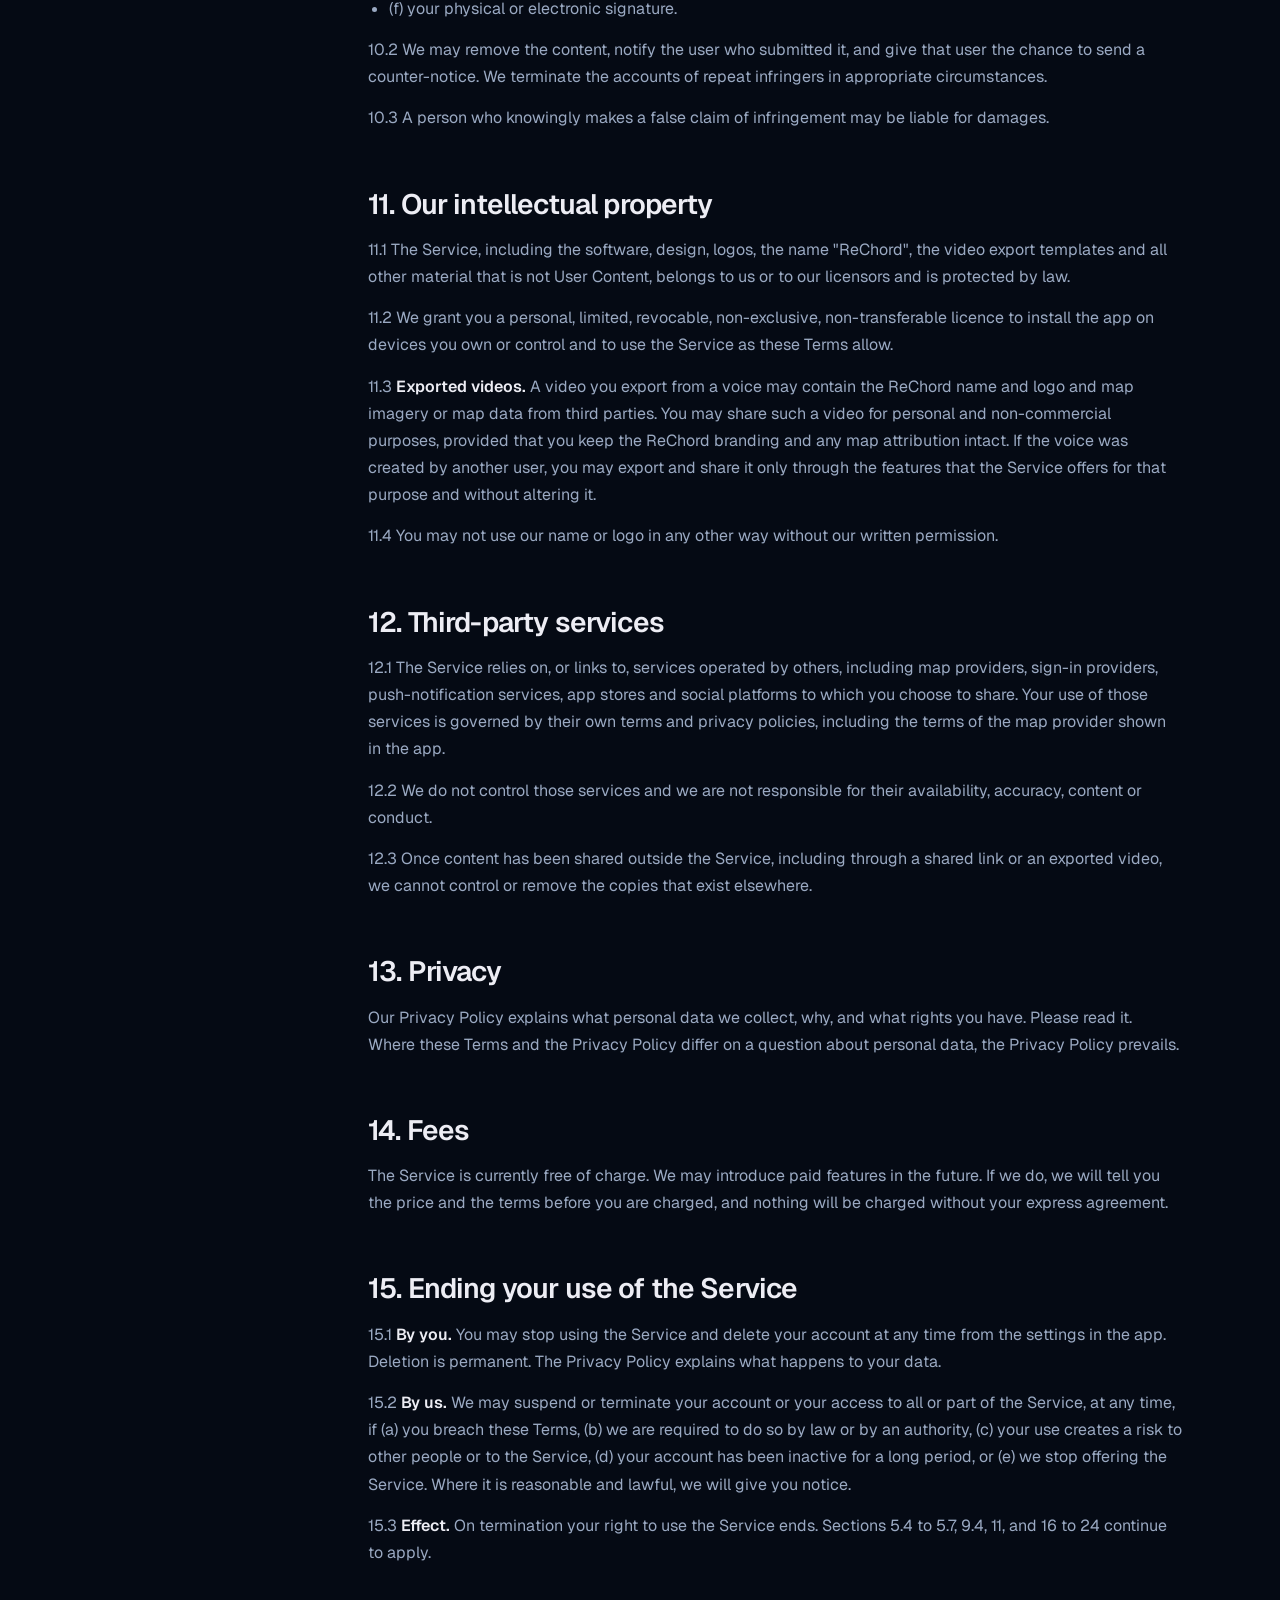
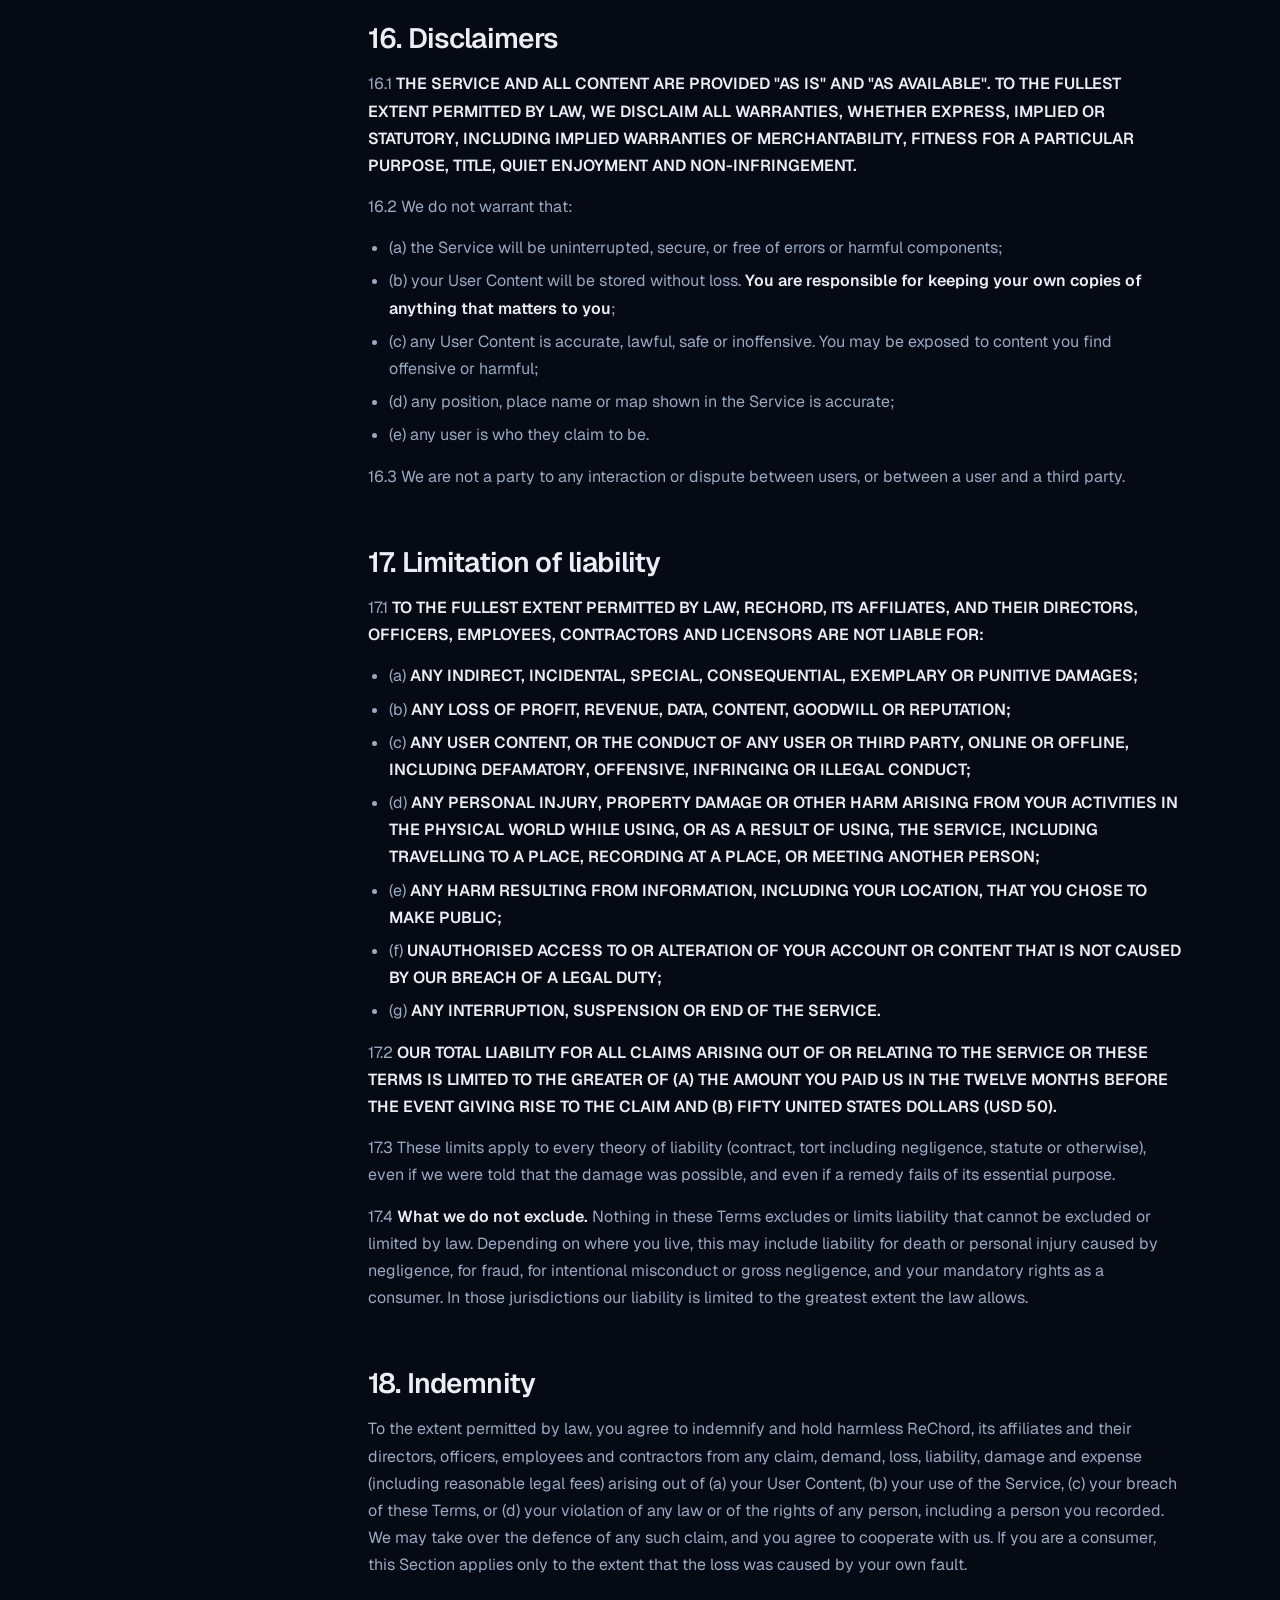
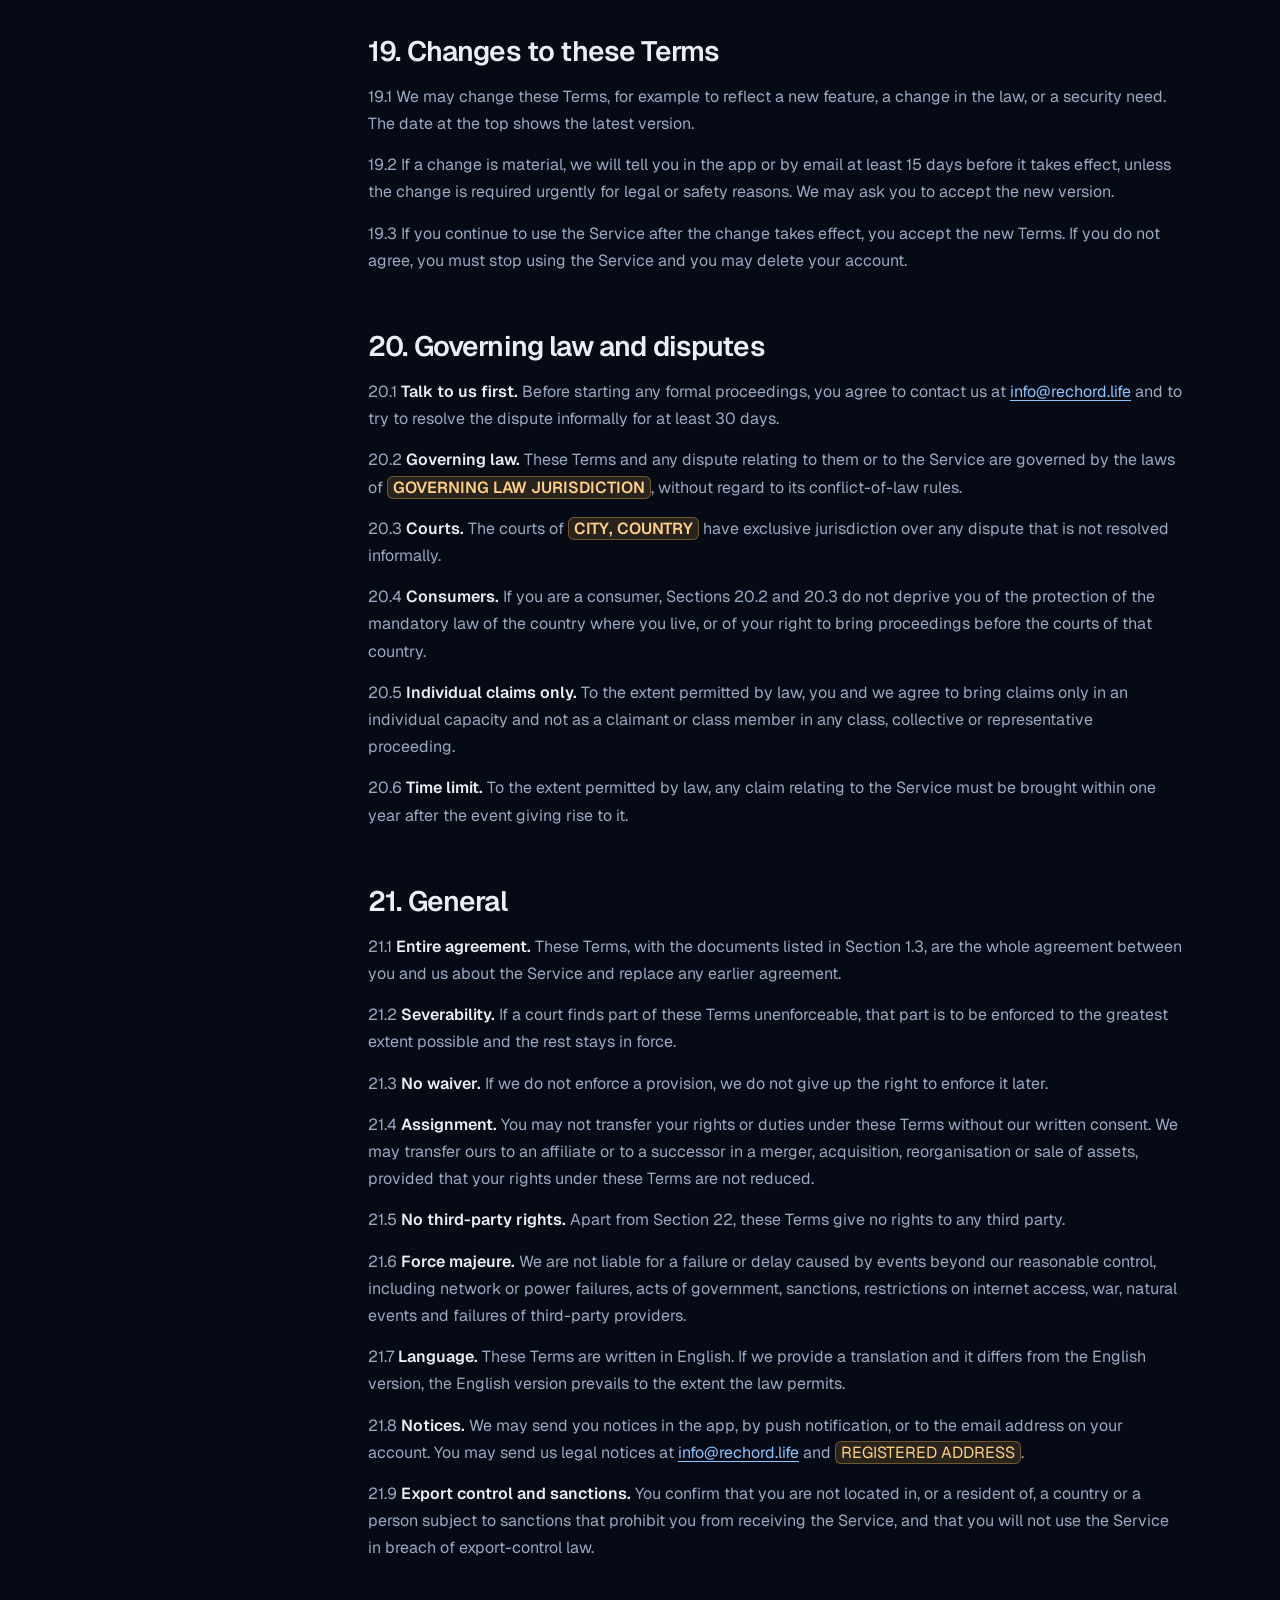
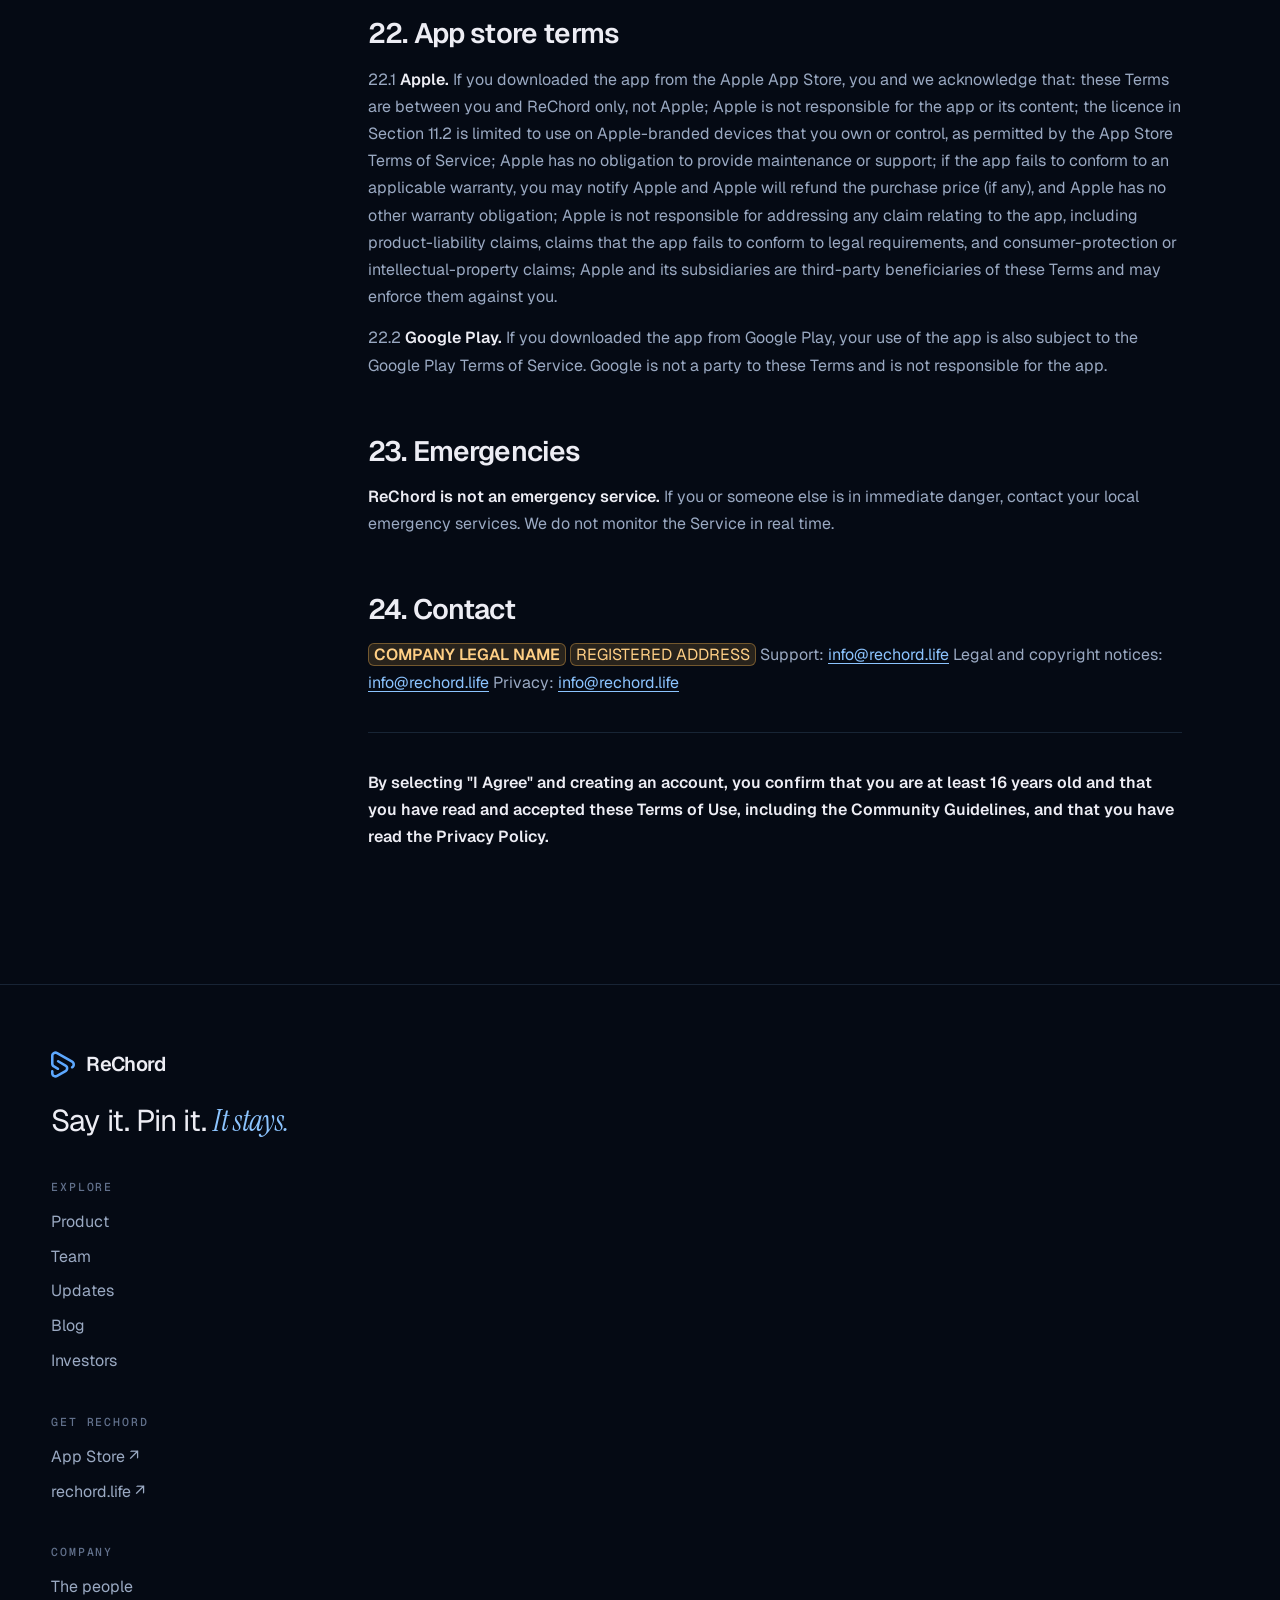
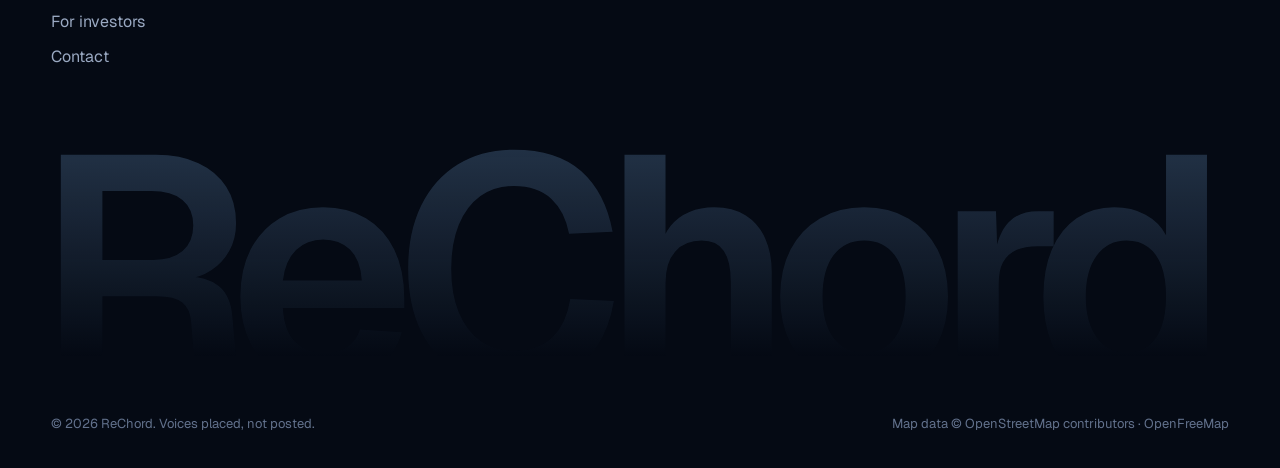
<file: terms.html>
<!doctype html>
<html lang="en">
<head>
<meta charset="utf-8">
<meta name="viewport" content="width=device-width, initial-scale=1, viewport-fit=cover">
<title>Terms of Use — ReChord</title>
<meta name="description" content="ReChord Terms of Use.">
<!-- link preview -->
<meta property="og:type" content="website">
<meta property="og:site_name" content="ReChord">
<meta property="og:title" content="Terms of Use — ReChord">
<meta property="og:description" content="ReChord Terms of Use.">
<meta property="og:url" content="https://mrnahich.github.io/rechord/terms.html">
<meta property="og:image" content="https://mrnahich.github.io/rechord/assets/og.png">
<meta property="og:image:width" content="1200">
<meta property="og:image:height" content="630">
<meta name="twitter:card" content="summary_large_image">
<meta name="twitter:title" content="Terms of Use — ReChord">
<meta name="twitter:description" content="ReChord Terms of Use.">
<meta name="twitter:image" content="https://mrnahich.github.io/rechord/assets/og.png">
<!-- /link preview -->
<!-- LEGAL_READY: remove this robots line once the highlighted details are filled in -->
<meta name="robots" content="noindex">
<meta name="theme-color" content="#050a14">
<link rel="icon" href="assets/ui/rechord-icon.png">
<link rel="preconnect" href="https://fonts.googleapis.com">
<link rel="preconnect" href="https://fonts.gstatic.com" crossorigin>
<link rel="stylesheet" href="https://fonts.googleapis.com/css2?family=Geist:wght@400;500;600;700&family=Geist+Mono:wght@400;500&family=Instrument+Serif:ital@1&display=swap">
<link rel="stylesheet" href="css/site.css">
<link rel="stylesheet" href="css/pages.css">
</head>
<body data-page="terms">
<main>
  <section class="page-hero legal-hero">
    <div class="grid-bg" aria-hidden="true"></div><div class="glow" aria-hidden="true"></div>
    <div class="wrap">
      <span class="eyebrow" data-reveal>Legal</span>
      <h1 class="display split">Terms of Use</h1>
    </div>
  </section>
  <section class="wrap legal">
    <nav class="legal-toc" aria-label="Contents"><h4>Contents</h4><ol><li><a href="#1-who-we-are-and-what-these-terms-cover">Who we are and what these Terms cover</a></li><li><a href="#2-eligibility">Eligibility</a></li><li><a href="#3-your-account">Your account</a></li><li><a href="#4-the-service">The Service</a></li><li><a href="#5-your-content">Your content</a></li><li><a href="#6-location-recording-and-personal-safety">Location, recording and personal safety</a></li><li><a href="#7-community-guidelines">Community Guidelines</a></li><li><a href="#8-prohibited-technical-conduct">Prohibited technical conduct</a></li><li><a href="#9-moderation-reporting-and-blocking">Moderation, reporting and blocking</a></li><li><a href="#10-copyright-and-intellectual-property-complaints">Copyright and intellectual property complaints</a></li><li><a href="#11-our-intellectual-property">Our intellectual property</a></li><li><a href="#12-third-party-services">Third-party services</a></li><li><a href="#13-privacy">Privacy</a></li><li><a href="#14-fees">Fees</a></li><li><a href="#15-ending-your-use-of-the-service">Ending your use of the Service</a></li><li><a href="#16-disclaimers">Disclaimers</a></li><li><a href="#17-limitation-of-liability">Limitation of liability</a></li><li><a href="#18-indemnity">Indemnity</a></li><li><a href="#19-changes-to-these-terms">Changes to these Terms</a></li><li><a href="#20-governing-law-and-disputes">Governing law and disputes</a></li><li><a href="#21-general">General</a></li><li><a href="#22-app-store-terms">App store terms</a></li><li><a href="#23-emergencies">Emergencies</a></li><li><a href="#24-contact">Contact</a></li></ol></nav>
    <article class="legal-body">
<p><strong>Effective date:</strong> <mark class="tbd" title="To be added">EFFECTIVE DATE</mark>
<strong>Last updated:</strong> <mark class="tbd" title="To be added">LAST UPDATED DATE</mark></p>
<blockquote>
<p><strong>Summary (not a substitute for the full Terms).</strong> ReChord lets you record short voices, pin them to places and discover what other people recorded. You own what you record, and you are responsible for it. We host and display it, we do not create, endorse or pre-screen it. We review reports and may remove content or accounts. The service is provided &quot;as is&quot;, and our liability is limited as described in Sections 16 to 18.</p>
</blockquote>
<hr>
<h2 id="1-who-we-are-and-what-these-terms-cover">1. Who we are and what these Terms cover</h2>
<p>1.1 ReChord (the &quot;<strong>Service</strong>&quot;) is operated by <strong><mark class="tbd" title="To be added">COMPANY LEGAL NAME</mark></strong>, <mark class="tbd" title="To be added">a company registered in COUNTRY, registration number NUMBER</mark>, with its address at <mark class="tbd" title="To be added">REGISTERED ADDRESS</mark> (&quot;<strong>ReChord</strong>&quot;, &quot;<strong>we</strong>&quot;, &quot;<strong>us</strong>&quot;, &quot;<strong>our</strong>&quot;).</p>
<p>1.2 These Terms of Use (the &quot;<strong>Terms</strong>&quot;) are a binding agreement between you and ReChord. They govern your access to and use of the ReChord mobile applications, the websites at rechord.life and rechord.tech, shared links (for example <code>go.rechord.life</code>), and every related feature, including recording, the map, the feed, profiles, notifications and video export.</p>
<p>1.3 The following documents are part of these Terms: the <strong>Community Guidelines</strong> in Section 7 and the <strong>Privacy Policy</strong>. If you downloaded the app from an app store, Section 22 also applies.</p>
<p>1.4 <strong>By creating an account, tapping &quot;I Agree&quot;, or using the Service, you confirm that you have read, understood and accepted these Terms. If you do not agree, do not use the Service.</strong></p>
<h2 id="2-eligibility">2. Eligibility</h2>
<p>2.1 You must be at least <strong>16 years old</strong> to use the Service. If the law of your country requires a higher age to agree to these Terms or to the processing of your data without parental consent, you must meet that higher age.</p>
<p>2.2 If you are under the age of legal majority where you live, you may use the Service only if your parent or legal guardian has read and agreed to these Terms on your behalf.</p>
<p>2.3 You may not use the Service if (a) we previously suspended or removed your account for a violation, (b) you are prohibited from receiving the Service under applicable law, including sanctions and export-control law, or (c) you are a person convicted of a sexual offence against a minor.</p>
<p>2.4 We do not verify the age or identity of users. We may ask you to confirm your age and may suspend an account we reasonably believe belongs to a person who does not meet these requirements.</p>
<h2 id="3-your-account">3. Your account</h2>
<p>3.1 You must provide accurate information when you register and keep it up to date. You may register with an email address or through a third-party sign-in provider that we support.</p>
<p>3.2 You are responsible for keeping your password, verification codes and device secure, and for all activity that takes place through your account. Tell us immediately at <a href="mailto:info@rechord.life">info@rechord.life</a> if you believe your account has been accessed without your permission.</p>
<p>3.3 One person may not hold an account on behalf of another person without authorisation, and you may not sell, rent or transfer your account or username.</p>
<p>3.4 We may reclaim or change a username that impersonates another person, infringes a trademark, or violates these Terms.</p>
<h2 id="4-the-service">4. The Service</h2>
<p>4.1 ReChord lets you record voices of limited length, attach a title, a cover image and a place, publish them publicly or keep them private, listen to voices published by others on a feed and a map, like and share voices, and export a voice as a video that is rendered on your device.</p>
<p>4.2 <strong>ReChord is a hosting platform. Voices, images, titles, place names, profile information and any other material that users submit (&quot;User Content&quot;) are created by users, not by us.</strong> We do not pre-screen User Content, we do not verify that it is accurate, lawful or safe, and its presence on the Service does not mean that we endorse it.</p>
<p>4.3 We may add, change, limit or remove features at any time, including recording length, storage limits, visibility options and export templates. We may impose limits on use, and we are not obliged to store or keep any User Content.</p>
<p>4.4 Parts of the Service may be labelled beta, preview or experimental. Those parts may be less reliable and may be withdrawn without notice.</p>
<h2 id="5-your-content">5. Your content</h2>
<p>5.1 <strong>Ownership.</strong> You keep all ownership rights that you have in your User Content. Nothing in these Terms transfers ownership to us.</p>
<p>5.2 <strong>Licence to ReChord.</strong> To operate the Service we need your permission to handle your User Content. You grant ReChord a worldwide, non-exclusive, royalty-free, sublicensable and transferable licence to host, store, reproduce, transcode, adapt for technical purposes (for example compressing audio or resizing an image), display, perform, distribute and make available your User Content, solely for the purposes of operating, providing, securing, improving and promoting the Service. This licence covers showing a public voice on the map, the feed, a profile, a shared link and a preview on another platform.</p>
<p>5.3 <strong>Licence to other users.</strong> For User Content that you publish as public, you grant other users a non-exclusive licence to access, listen to and share it through the features of the Service, including shared links and exported videos, for personal and non-commercial use.</p>
<p>5.4 <strong>Duration.</strong> The licences in this Section end when your User Content is deleted from the Service, except that (a) copies already shared or exported by others outside the Service are beyond our control, (b) we may keep backup copies for a limited period, and (c) we may keep content where the law requires it or where it is needed to investigate a violation or to establish, exercise or defend a legal claim.</p>
<p>5.5 <strong>Your promises about your content.</strong> Each time you submit User Content you confirm that:</p>
<ul>
<li>(a) you created it, or you hold all rights and permissions needed to submit it and to grant the licences above;</li>
<li>(b) it does not infringe any copyright, trademark, privacy right, publicity right or other right of any person;</li>
<li>(c) <strong>you have obtained the consent of every person whose voice can be heard or who can be identified in it, where the law requires consent</strong>, and you did not record a private conversation unlawfully;</li>
<li>(d) any music or other third-party sound in it is used with permission or under a legal exception;</li>
<li>(e) it complies with these Terms and with the law that applies to you.</li>
</ul>
<p>5.6 <strong>Feedback.</strong> If you send us ideas or suggestions, we may use them without restriction and without any payment to you.</p>
<p>5.7 <strong>No compensation.</strong> You are not entitled to payment for User Content or for any use of it that these Terms permit.</p>
<h2 id="6-location-recording-and-personal-safety">6. Location, recording and personal safety</h2>
<p>6.1 <strong>Location is the core of the Service.</strong> When you publish a voice, the place you attach to it is shown to other people. You decide whether a voice is public or private and whether its position is precise or approximate. <strong>Think carefully before publishing a precise position that reveals where you live, work, study, or regularly spend time.</strong> A public voice together with its position may be seen, shared and recorded by anyone, and we cannot recall copies that leave the Service.</p>
<p>6.2 <strong>Recording law differs between countries.</strong> In many places it is illegal to record a person or a conversation without consent, or to record inside certain premises. You alone are responsible for knowing and following the law where you record.</p>
<p>6.3 <strong>Your conduct in the physical world is your responsibility.</strong> Do not trespass, enter dangerous or restricted areas, or record while driving or while doing anything that needs your attention. Do not put yourself or others at risk in order to record or to reach a place shown on the map.</p>
<p>6.4 <strong>Positions shown on the map may be inaccurate</strong>, out of date, or deliberately approximate. Do not rely on the Service for navigation, for safety decisions, or as evidence of where a person was or is.</p>
<p>6.5 <strong>Meeting other users.</strong> We do not run background checks and we do not vouch for any user. Any contact you have with other users, online or in person, is at your own risk.</p>
<h2 id="7-community-guidelines">7. Community Guidelines</h2>
<p>You may not submit User Content, or use the Service, in a way that:</p>
<ul>
<li>(a) <strong>Harms children.</strong> Sexualises, exploits or endangers minors in any form. We report such material to the competent authorities and we remove the account permanently.</li>
<li>(b) <strong>Harasses or threatens.</strong> Harasses, bullies, intimidates, stalks, threatens or incites violence against any person or group.</li>
<li>(c) <strong>Spreads hate.</strong> Attacks or demeans people on the basis of race, ethnicity, nationality, religion, sex, gender identity, sexual orientation, disability, age or serious illness.</li>
<li>(d) <strong>Is sexually explicit</strong> or pornographic, or offers or solicits sexual services.</li>
<li>(e) <strong>Promotes terrorism or violent extremism</strong>, or glorifies violence or self-harm.</li>
<li>(f) <strong>Violates privacy.</strong> Reveals another person&#39;s private information, location, home address, contact details or identity without consent (&quot;doxxing&quot;), or contains a recording of a person made secretly or unlawfully.</li>
<li>(g) <strong>Impersonates or deceives.</strong> Impersonates a person or organisation, misrepresents your identity, or spreads scams, fraud or deliberately misleading content, including synthetic or manipulated audio presented as genuine.</li>
<li>(h) <strong>Infringes rights.</strong> Uses copyrighted music, recordings, images or other material without permission.</li>
<li>(i) <strong>Is illegal or promotes illegal activity</strong>, including the sale of drugs, weapons or other regulated goods.</li>
<li>(j) <strong>Is spam.</strong> Sends unsolicited advertising, repetitive content, or content pinned to false locations in order to gain attention.</li>
<li>(k) <strong>Endangers people at a place.</strong> Encourages people to gather at, damage or enter a private or dangerous place, or targets a home, a business or a place of worship for abuse.</li>
</ul>
<p>We interpret these Guidelines at our reasonable discretion. Context matters, and we may make exceptions for newsworthy, educational or artistic content.</p>
<h2 id="8-prohibited-technical-conduct">8. Prohibited technical conduct</h2>
<p>You may not:</p>
<ul>
<li>(a) access the Service through automated means (bots, scrapers, crawlers), or collect voices, positions or user information in bulk;</li>
<li>(b) build a database of users&#39; voices or positions, or use User Content to train a machine-learning or voice-cloning model, or to identify a person from their voice;</li>
<li>(c) reverse engineer, decompile or tamper with the apps or the API, except where the law gives you a right that cannot be excluded;</li>
<li>(d) bypass security, rate limits, blocks, or visibility settings, or access another user&#39;s private content;</li>
<li>(e) submit a false position on purpose, or manipulate likes or other signals;</li>
<li>(f) upload malware or interfere with the operation of the Service;</li>
<li>(g) use the Service for commercial advertising or resale without our written permission;</li>
<li>(h) create a new account to evade a suspension or a block.</li>
</ul>
<h2 id="9-moderation-reporting-and-blocking">9. Moderation, reporting and blocking</h2>
<p>9.1 <strong>Tools for users.</strong> You can report any voice or user from within the app and you can block any user at any time. Content from users you have blocked is no longer shown to you.</p>
<p>9.2 <strong>What we do.</strong> We review reports and act on content that violates these Terms. We aim to act on reports of objectionable content within 24 hours by removing the content and, where appropriate, removing the user who provided it. This is a target, not a guarantee.</p>
<p>9.3 <strong>Our rights.</strong> We may, but have no obligation to, monitor, review or screen User Content. At our reasonable discretion we may remove or restrict any User Content, limit its visibility, suspend or terminate any account, and preserve or disclose information to the authorities, where we believe that there is a violation of these Terms or the law, a risk to any person, or a risk of legal liability for us or for others.</p>
<p>9.4 <strong>No general duty to monitor.</strong> We do not undertake to monitor the Service. A failure to remove particular content is not an endorsement of it and does not make us responsible for it. We are not liable for the acts or omissions of any user, or for a decision to remove, or not to remove, any content or account, except where the law does not allow us to exclude that liability.</p>
<p>9.5 <strong>Severe violations.</strong> For severe violations, including those in Section 7(a), (b) and (e), we may remove content and terminate the account immediately and without prior notice.</p>
<p>9.6 <strong>Appeals.</strong> If you believe that we removed your content or restricted your account by mistake, you may write to <a href="mailto:info@rechord.life">info@rechord.life</a> within 30 days and explain why. We will review the decision and reply. Where the law of your country gives you further rights to a statement of reasons or to an out-of-court dispute body, those rights are not affected.</p>
<p>9.7 <strong>Illegal content notices.</strong> Anyone, whether a user or not, may notify us of content they consider illegal by writing to <a href="mailto:info@rechord.life">info@rechord.life</a> with a link to or a description of the content, the reason it is considered illegal, and their contact details.</p>
<h2 id="10-copyright-and-intellectual-property-complaints">10. Copyright and intellectual property complaints</h2>
<p>10.1 We respect intellectual property rights and we expect users to do the same. If you believe that content on the Service infringes your copyright, send a notice to <strong><mark class="tbd" title="To be added">COPYRIGHT AGENT NAME</mark>, <a href="mailto:info@rechord.life">info@rechord.life</a>, <mark class="tbd" title="To be added">POSTAL ADDRESS</mark></strong> containing:</p>
<ul>
<li>(a) identification of the work you say is infringed;</li>
<li>(b) identification of the content you say is infringing, with enough detail for us to find it (for example the shared link);</li>
<li>(c) your name, address, telephone number and email address;</li>
<li>(d) a statement that you believe in good faith that the use is not authorised by the rights holder, its agent or the law;</li>
<li>(e) a statement, under penalty of perjury, that the information in the notice is accurate and that you are the rights holder or authorised to act for the rights holder;</li>
<li>(f) your physical or electronic signature.</li>
</ul>
<p>10.2 We may remove the content, notify the user who submitted it, and give that user the chance to send a counter-notice. We terminate the accounts of repeat infringers in appropriate circumstances.</p>
<p>10.3 A person who knowingly makes a false claim of infringement may be liable for damages.</p>
<h2 id="11-our-intellectual-property">11. Our intellectual property</h2>
<p>11.1 The Service, including the software, design, logos, the name &quot;ReChord&quot;, the video export templates and all other material that is not User Content, belongs to us or to our licensors and is protected by law.</p>
<p>11.2 We grant you a personal, limited, revocable, non-exclusive, non-transferable licence to install the app on devices you own or control and to use the Service as these Terms allow.</p>
<p>11.3 <strong>Exported videos.</strong> A video you export from a voice may contain the ReChord name and logo and map imagery or map data from third parties. You may share such a video for personal and non-commercial purposes, provided that you keep the ReChord branding and any map attribution intact. If the voice was created by another user, you may export and share it only through the features that the Service offers for that purpose and without altering it.</p>
<p>11.4 You may not use our name or logo in any other way without our written permission.</p>
<h2 id="12-third-party-services">12. Third-party services</h2>
<p>12.1 The Service relies on, or links to, services operated by others, including map providers, sign-in providers, push-notification services, app stores and social platforms to which you choose to share. Your use of those services is governed by their own terms and privacy policies, including the terms of the map provider shown in the app.</p>
<p>12.2 We do not control those services and we are not responsible for their availability, accuracy, content or conduct.</p>
<p>12.3 Once content has been shared outside the Service, including through a shared link or an exported video, we cannot control or remove the copies that exist elsewhere.</p>
<h2 id="13-privacy">13. Privacy</h2>
<p>Our Privacy Policy explains what personal data we collect, why, and what rights you have. Please read it. Where these Terms and the Privacy Policy differ on a question about personal data, the Privacy Policy prevails.</p>
<h2 id="14-fees">14. Fees</h2>
<p>The Service is currently free of charge. We may introduce paid features in the future. If we do, we will tell you the price and the terms before you are charged, and nothing will be charged without your express agreement.</p>
<h2 id="15-ending-your-use-of-the-service">15. Ending your use of the Service</h2>
<p>15.1 <strong>By you.</strong> You may stop using the Service and delete your account at any time from the settings in the app. Deletion is permanent. The Privacy Policy explains what happens to your data.</p>
<p>15.2 <strong>By us.</strong> We may suspend or terminate your account or your access to all or part of the Service, at any time, if (a) you breach these Terms, (b) we are required to do so by law or by an authority, (c) your use creates a risk to other people or to the Service, (d) your account has been inactive for a long period, or (e) we stop offering the Service. Where it is reasonable and lawful, we will give you notice.</p>
<p>15.3 <strong>Effect.</strong> On termination your right to use the Service ends. Sections 5.4 to 5.7, 9.4, 11, and 16 to 24 continue to apply.</p>
<h2 id="16-disclaimers">16. Disclaimers</h2>
<p>16.1 <strong>THE SERVICE AND ALL CONTENT ARE PROVIDED &quot;AS IS&quot; AND &quot;AS AVAILABLE&quot;. TO THE FULLEST EXTENT PERMITTED BY LAW, WE DISCLAIM ALL WARRANTIES, WHETHER EXPRESS, IMPLIED OR STATUTORY, INCLUDING IMPLIED WARRANTIES OF MERCHANTABILITY, FITNESS FOR A PARTICULAR PURPOSE, TITLE, QUIET ENJOYMENT AND NON-INFRINGEMENT.</strong></p>
<p>16.2 We do not warrant that:</p>
<ul>
<li>(a) the Service will be uninterrupted, secure, or free of errors or harmful components;</li>
<li>(b) your User Content will be stored without loss. <strong>You are responsible for keeping your own copies of anything that matters to you</strong>;</li>
<li>(c) any User Content is accurate, lawful, safe or inoffensive. You may be exposed to content you find offensive or harmful;</li>
<li>(d) any position, place name or map shown in the Service is accurate;</li>
<li>(e) any user is who they claim to be.</li>
</ul>
<p>16.3 We are not a party to any interaction or dispute between users, or between a user and a third party.</p>
<h2 id="17-limitation-of-liability">17. Limitation of liability</h2>
<p>17.1 <strong>TO THE FULLEST EXTENT PERMITTED BY LAW, RECHORD, ITS AFFILIATES, AND THEIR DIRECTORS, OFFICERS, EMPLOYEES, CONTRACTORS AND LICENSORS ARE NOT LIABLE FOR:</strong></p>
<ul>
<li>(a) <strong>ANY INDIRECT, INCIDENTAL, SPECIAL, CONSEQUENTIAL, EXEMPLARY OR PUNITIVE DAMAGES;</strong></li>
<li>(b) <strong>ANY LOSS OF PROFIT, REVENUE, DATA, CONTENT, GOODWILL OR REPUTATION;</strong></li>
<li>(c) <strong>ANY USER CONTENT, OR THE CONDUCT OF ANY USER OR THIRD PARTY, ONLINE OR OFFLINE, INCLUDING DEFAMATORY, OFFENSIVE, INFRINGING OR ILLEGAL CONDUCT;</strong></li>
<li>(d) <strong>ANY PERSONAL INJURY, PROPERTY DAMAGE OR OTHER HARM ARISING FROM YOUR ACTIVITIES IN THE PHYSICAL WORLD WHILE USING, OR AS A RESULT OF USING, THE SERVICE, INCLUDING TRAVELLING TO A PLACE, RECORDING AT A PLACE, OR MEETING ANOTHER PERSON;</strong></li>
<li>(e) <strong>ANY HARM RESULTING FROM INFORMATION, INCLUDING YOUR LOCATION, THAT YOU CHOSE TO MAKE PUBLIC;</strong></li>
<li>(f) <strong>UNAUTHORISED ACCESS TO OR ALTERATION OF YOUR ACCOUNT OR CONTENT THAT IS NOT CAUSED BY OUR BREACH OF A LEGAL DUTY;</strong></li>
<li>(g) <strong>ANY INTERRUPTION, SUSPENSION OR END OF THE SERVICE.</strong></li>
</ul>
<p>17.2 <strong>OUR TOTAL LIABILITY FOR ALL CLAIMS ARISING OUT OF OR RELATING TO THE SERVICE OR THESE TERMS IS LIMITED TO THE GREATER OF (A) THE AMOUNT YOU PAID US IN THE TWELVE MONTHS BEFORE THE EVENT GIVING RISE TO THE CLAIM AND (B) FIFTY UNITED STATES DOLLARS (USD 50).</strong></p>
<p>17.3 These limits apply to every theory of liability (contract, tort including negligence, statute or otherwise), even if we were told that the damage was possible, and even if a remedy fails of its essential purpose.</p>
<p>17.4 <strong>What we do not exclude.</strong> Nothing in these Terms excludes or limits liability that cannot be excluded or limited by law. Depending on where you live, this may include liability for death or personal injury caused by negligence, for fraud, for intentional misconduct or gross negligence, and your mandatory rights as a consumer. In those jurisdictions our liability is limited to the greatest extent the law allows.</p>
<h2 id="18-indemnity">18. Indemnity</h2>
<p>To the extent permitted by law, you agree to indemnify and hold harmless ReChord, its affiliates and their directors, officers, employees and contractors from any claim, demand, loss, liability, damage and expense (including reasonable legal fees) arising out of (a) your User Content, (b) your use of the Service, (c) your breach of these Terms, or (d) your violation of any law or of the rights of any person, including a person you recorded. We may take over the defence of any such claim, and you agree to cooperate with us. If you are a consumer, this Section applies only to the extent that the loss was caused by your own fault.</p>
<h2 id="19-changes-to-these-terms">19. Changes to these Terms</h2>
<p>19.1 We may change these Terms, for example to reflect a new feature, a change in the law, or a security need. The date at the top shows the latest version.</p>
<p>19.2 If a change is material, we will tell you in the app or by email at least 15 days before it takes effect, unless the change is required urgently for legal or safety reasons. We may ask you to accept the new version.</p>
<p>19.3 If you continue to use the Service after the change takes effect, you accept the new Terms. If you do not agree, you must stop using the Service and you may delete your account.</p>
<h2 id="20-governing-law-and-disputes">20. Governing law and disputes</h2>
<p>20.1 <strong>Talk to us first.</strong> Before starting any formal proceedings, you agree to contact us at <a href="mailto:info@rechord.life">info@rechord.life</a> and to try to resolve the dispute informally for at least 30 days.</p>
<p>20.2 <strong>Governing law.</strong> These Terms and any dispute relating to them or to the Service are governed by the laws of <strong><mark class="tbd" title="To be added">GOVERNING LAW JURISDICTION</mark></strong>, without regard to its conflict-of-law rules.</p>
<p>20.3 <strong>Courts.</strong> The courts of <strong><mark class="tbd" title="To be added">CITY, COUNTRY</mark></strong> have exclusive jurisdiction over any dispute that is not resolved informally.</p>
<p>20.4 <strong>Consumers.</strong> If you are a consumer, Sections 20.2 and 20.3 do not deprive you of the protection of the mandatory law of the country where you live, or of your right to bring proceedings before the courts of that country.</p>
<p>20.5 <strong>Individual claims only.</strong> To the extent permitted by law, you and we agree to bring claims only in an individual capacity and not as a claimant or class member in any class, collective or representative proceeding.</p>
<p>20.6 <strong>Time limit.</strong> To the extent permitted by law, any claim relating to the Service must be brought within one year after the event giving rise to it.</p>
<h2 id="21-general">21. General</h2>
<p>21.1 <strong>Entire agreement.</strong> These Terms, with the documents listed in Section 1.3, are the whole agreement between you and us about the Service and replace any earlier agreement.</p>
<p>21.2 <strong>Severability.</strong> If a court finds part of these Terms unenforceable, that part is to be enforced to the greatest extent possible and the rest stays in force.</p>
<p>21.3 <strong>No waiver.</strong> If we do not enforce a provision, we do not give up the right to enforce it later.</p>
<p>21.4 <strong>Assignment.</strong> You may not transfer your rights or duties under these Terms without our written consent. We may transfer ours to an affiliate or to a successor in a merger, acquisition, reorganisation or sale of assets, provided that your rights under these Terms are not reduced.</p>
<p>21.5 <strong>No third-party rights.</strong> Apart from Section 22, these Terms give no rights to any third party.</p>
<p>21.6 <strong>Force majeure.</strong> We are not liable for a failure or delay caused by events beyond our reasonable control, including network or power failures, acts of government, sanctions, restrictions on internet access, war, natural events and failures of third-party providers.</p>
<p>21.7 <strong>Language.</strong> These Terms are written in English. If we provide a translation and it differs from the English version, the English version prevails to the extent the law permits.</p>
<p>21.8 <strong>Notices.</strong> We may send you notices in the app, by push notification, or to the email address on your account. You may send us legal notices at <a href="mailto:info@rechord.life">info@rechord.life</a> and <mark class="tbd" title="To be added">REGISTERED ADDRESS</mark>.</p>
<p>21.9 <strong>Export control and sanctions.</strong> You confirm that you are not located in, or a resident of, a country or a person subject to sanctions that prohibit you from receiving the Service, and that you will not use the Service in breach of export-control law.</p>
<h2 id="22-app-store-terms">22. App store terms</h2>
<p>22.1 <strong>Apple.</strong> If you downloaded the app from the Apple App Store, you and we acknowledge that: these Terms are between you and ReChord only, not Apple; Apple is not responsible for the app or its content; the licence in Section 11.2 is limited to use on Apple-branded devices that you own or control, as permitted by the App Store Terms of Service; Apple has no obligation to provide maintenance or support; if the app fails to conform to an applicable warranty, you may notify Apple and Apple will refund the purchase price (if any), and Apple has no other warranty obligation; Apple is not responsible for addressing any claim relating to the app, including product-liability claims, claims that the app fails to conform to legal requirements, and consumer-protection or intellectual-property claims; Apple and its subsidiaries are third-party beneficiaries of these Terms and may enforce them against you.</p>
<p>22.2 <strong>Google Play.</strong> If you downloaded the app from Google Play, your use of the app is also subject to the Google Play Terms of Service. Google is not a party to these Terms and is not responsible for the app.</p>
<h2 id="23-emergencies">23. Emergencies</h2>
<p><strong>ReChord is not an emergency service.</strong> If you or someone else is in immediate danger, contact your local emergency services. We do not monitor the Service in real time.</p>
<h2 id="24-contact">24. Contact</h2>
<p><strong><mark class="tbd" title="To be added">COMPANY LEGAL NAME</mark></strong>
<mark class="tbd" title="To be added">REGISTERED ADDRESS</mark>
Support: <a href="mailto:info@rechord.life">info@rechord.life</a>
Legal and copyright notices: <a href="mailto:info@rechord.life">info@rechord.life</a>
Privacy: <a href="mailto:info@rechord.life">info@rechord.life</a></p>
<hr>
<p><strong>By selecting &quot;I Agree&quot; and creating an account, you confirm that you are at least 16 years old and that you have read and accepted these Terms of Use, including the Community Guidelines, and that you have read the Privacy Policy.</strong></p>

    </article>
  </section>
</main>
<footer class="footer" id="footer"></footer>
<script src="js/core.js"></script>
<script src="js/pages.js"></script>
</body>
</html>
</file>
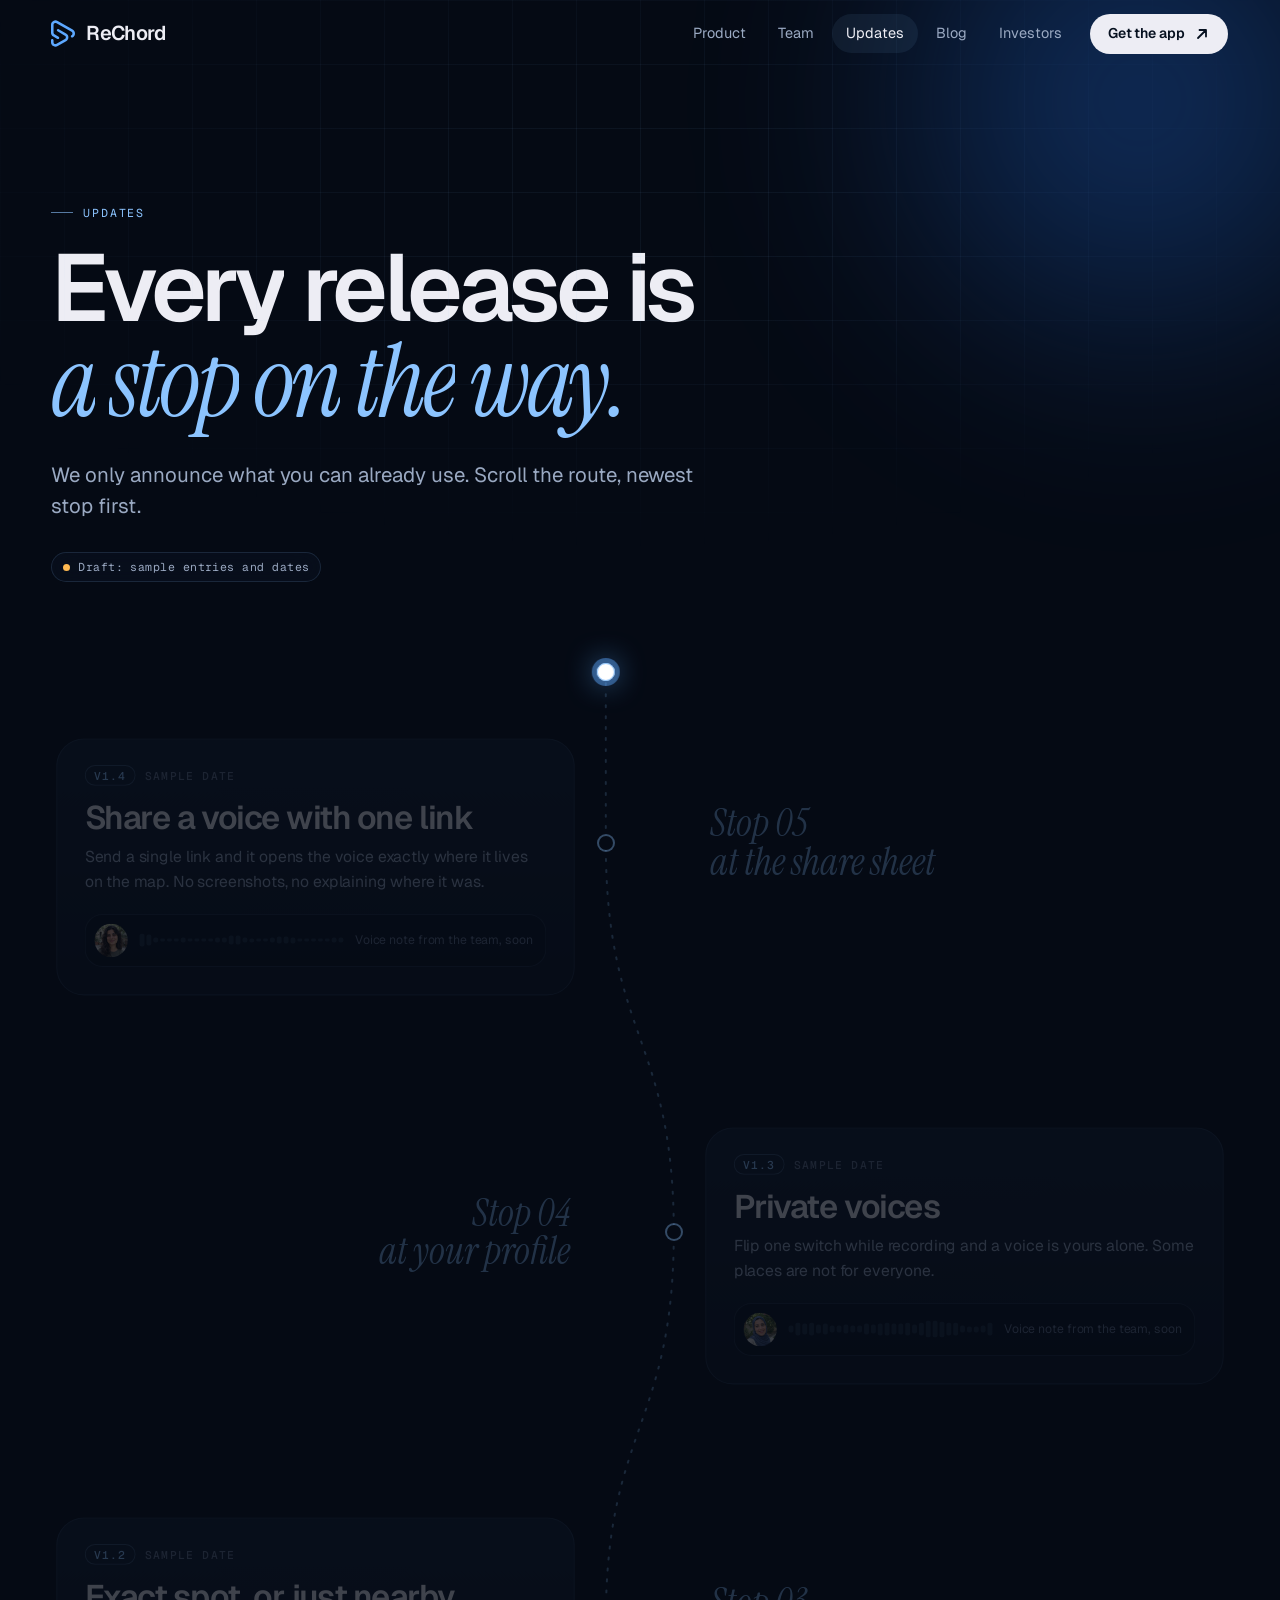
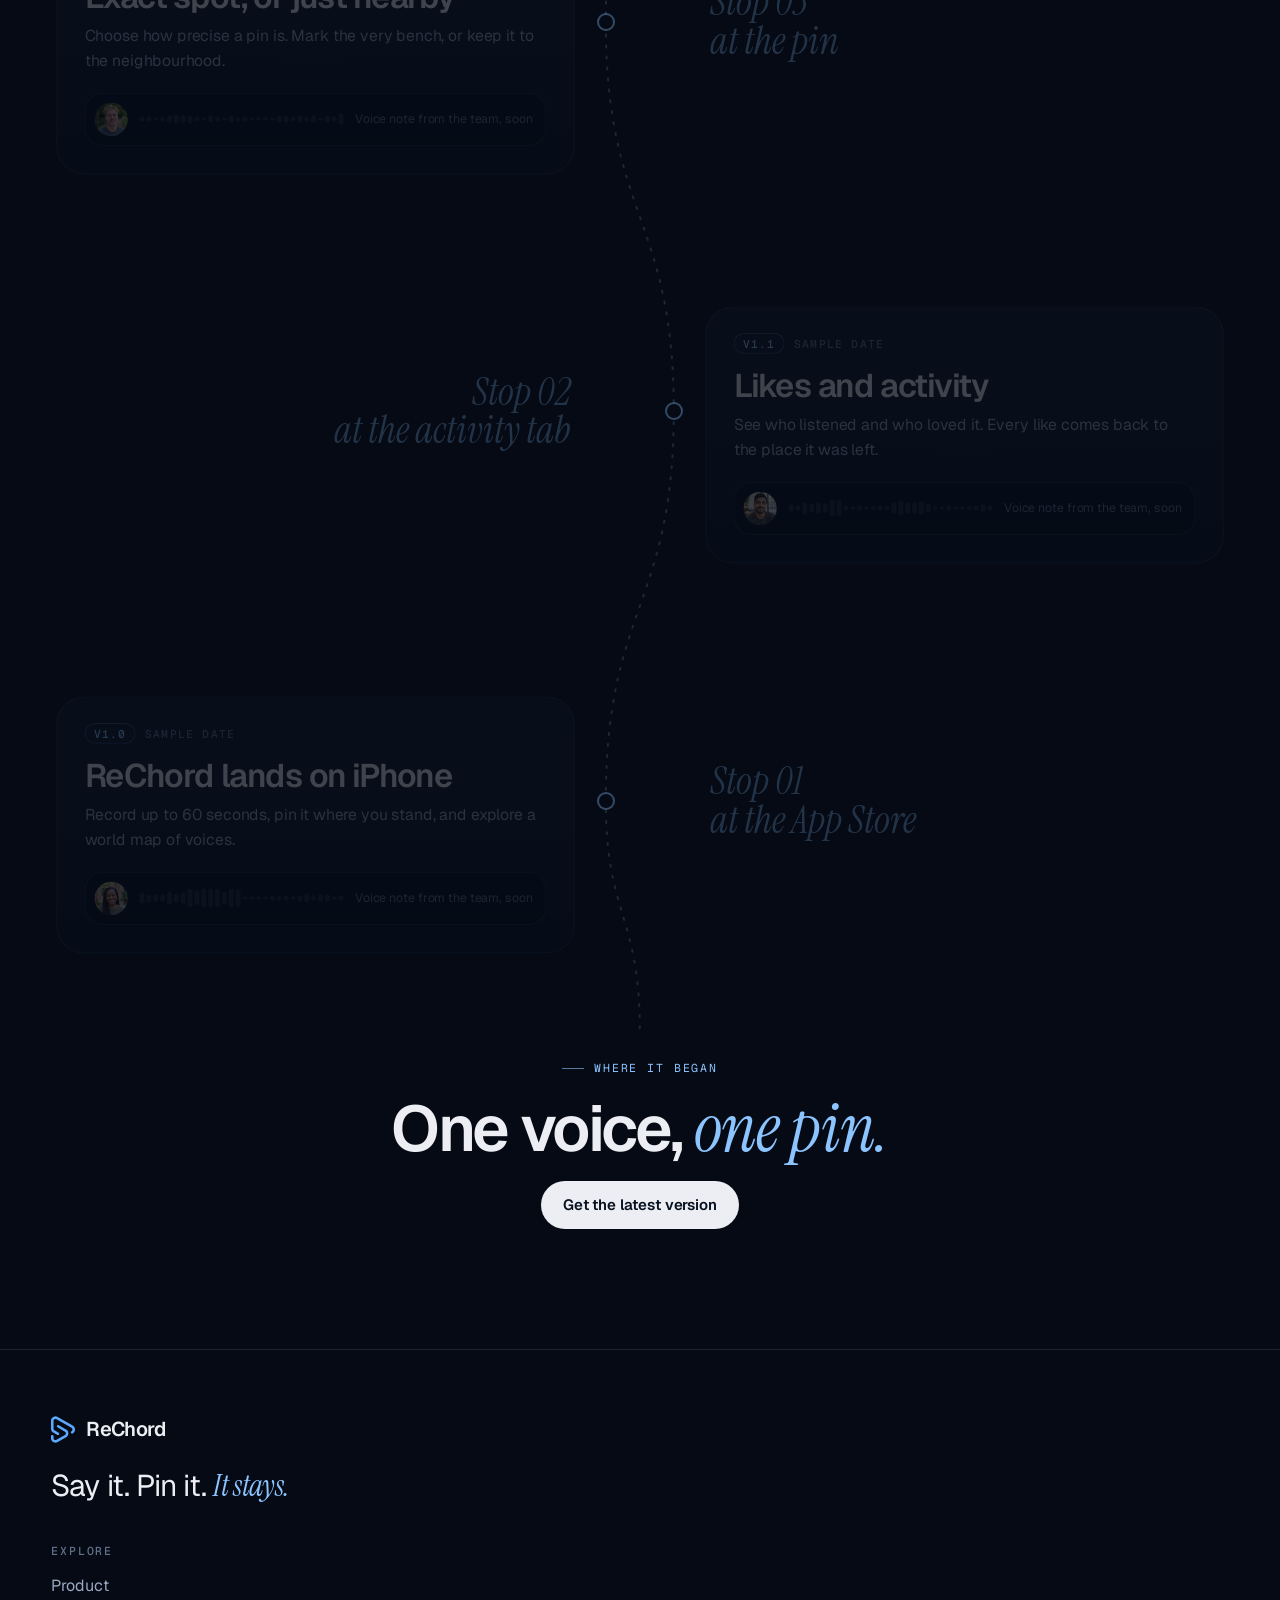
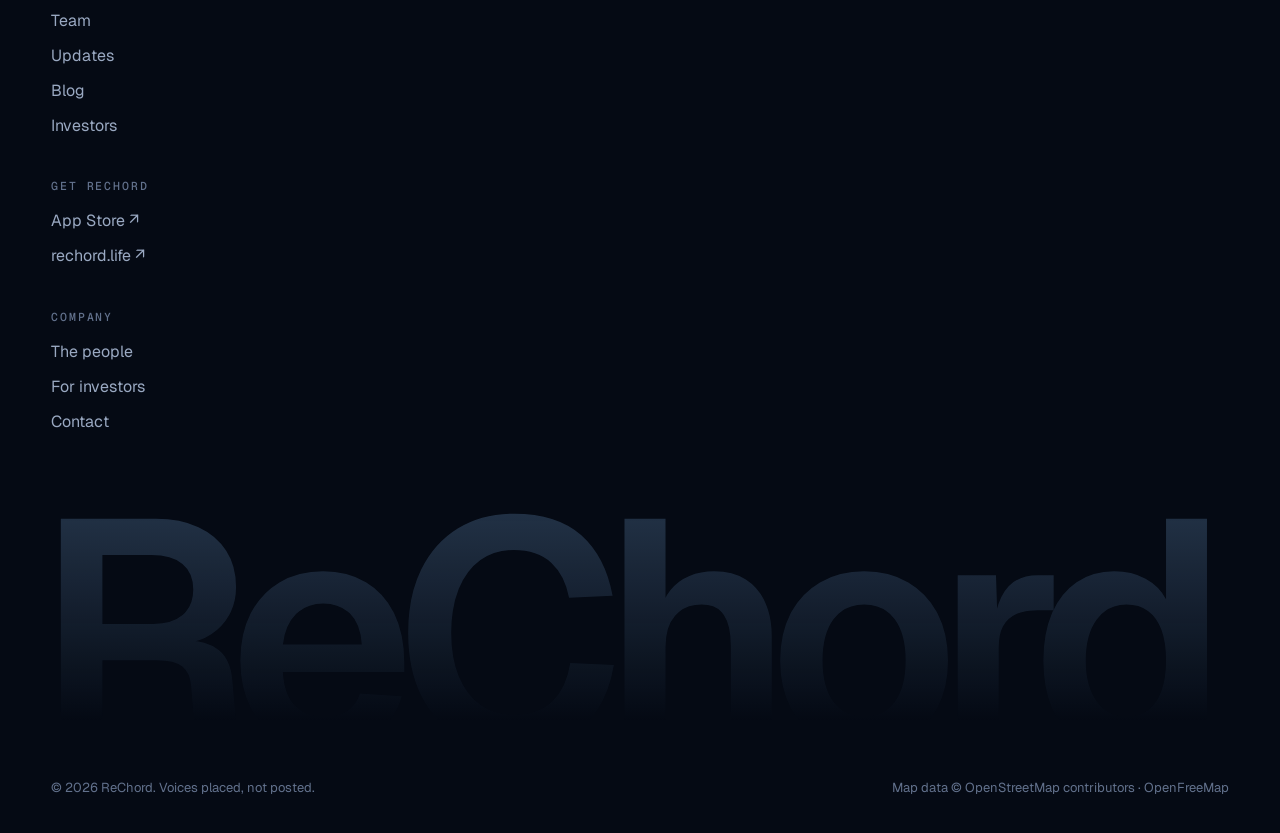
<file: updates.html>
<!doctype html>
<html lang="en">
<head>
<meta charset="utf-8">
<meta name="viewport" content="width=device-width, initial-scale=1, viewport-fit=cover">
<title>Updates — ReChord</title>
<meta name="description" content="What's new in ReChord, told as a route: every release is a stop on the way.">
<!-- link preview -->
<meta property="og:type" content="website">
<meta property="og:site_name" content="ReChord">
<meta property="og:title" content="Updates — ReChord">
<meta property="og:description" content="What&#x27;s new in ReChord, told as a route: every release is a stop on the way.">
<meta property="og:url" content="https://mrnahich.github.io/rechord/updates.html">
<meta property="og:image" content="https://mrnahich.github.io/rechord/assets/og.png">
<meta property="og:image:width" content="1200">
<meta property="og:image:height" content="630">
<meta name="twitter:card" content="summary_large_image">
<meta name="twitter:title" content="Updates — ReChord">
<meta name="twitter:description" content="What&#x27;s new in ReChord, told as a route: every release is a stop on the way.">
<meta name="twitter:image" content="https://mrnahich.github.io/rechord/assets/og.png">
<!-- /link preview -->
<meta name="theme-color" content="#050a14">
<link rel="icon" href="assets/ui/rechord-icon.png">
<link rel="preconnect" href="https://fonts.googleapis.com">
<link rel="preconnect" href="https://fonts.gstatic.com" crossorigin>
<link rel="stylesheet" href="https://fonts.googleapis.com/css2?family=Geist:wght@400;500;600;700&family=Geist+Mono:wght@400;500&family=Instrument+Serif:ital@1&display=swap">
<link rel="stylesheet" href="css/site.css">
<link rel="stylesheet" href="css/pages.css">
</head>
<body data-page="updates">
<main>
  <section class="page-hero">
    <div class="grid-bg" aria-hidden="true"></div><div class="glow" aria-hidden="true"></div>
    <div class="wrap">
      <span class="eyebrow" data-reveal>Updates</span>
      <h1 class="display split">Every release is <span class="serif">a stop on the way.</span></h1>
      <p class="lead" data-reveal style="--d:.3s">We only announce what you can already use. Scroll the route, newest stop first.</p>
      <span class="chip draft-chip" data-reveal style="--d:.4s"><span class="dot"></span>Draft: sample entries and dates</span>
    </div>
  </section>

  <section class="wrap">
    <div class="route" id="route">
      <svg aria-hidden="true"><path class="r-bg" id="r-bg"/><path class="r-fg" id="r-fg"/></svg>
      <div class="traveller" id="traveller" aria-hidden="true"></div>
      <div id="stops"></div>
      <div class="route-end">
        <span class="eyebrow">Where it began</span>
        <h2 class="h2">One voice, <span class="serif">one pin.</span></h2>
        <a class="btn" data-store target="_blank" rel="noopener" data-magnetic>Get the latest version</a>
      </div>
    </div>
  </section>
</main>
<footer class="footer" id="footer"></footer>
<script src="js/core.js"></script>
<script src="js/pages.js"></script>
</body>
</html>
</file>
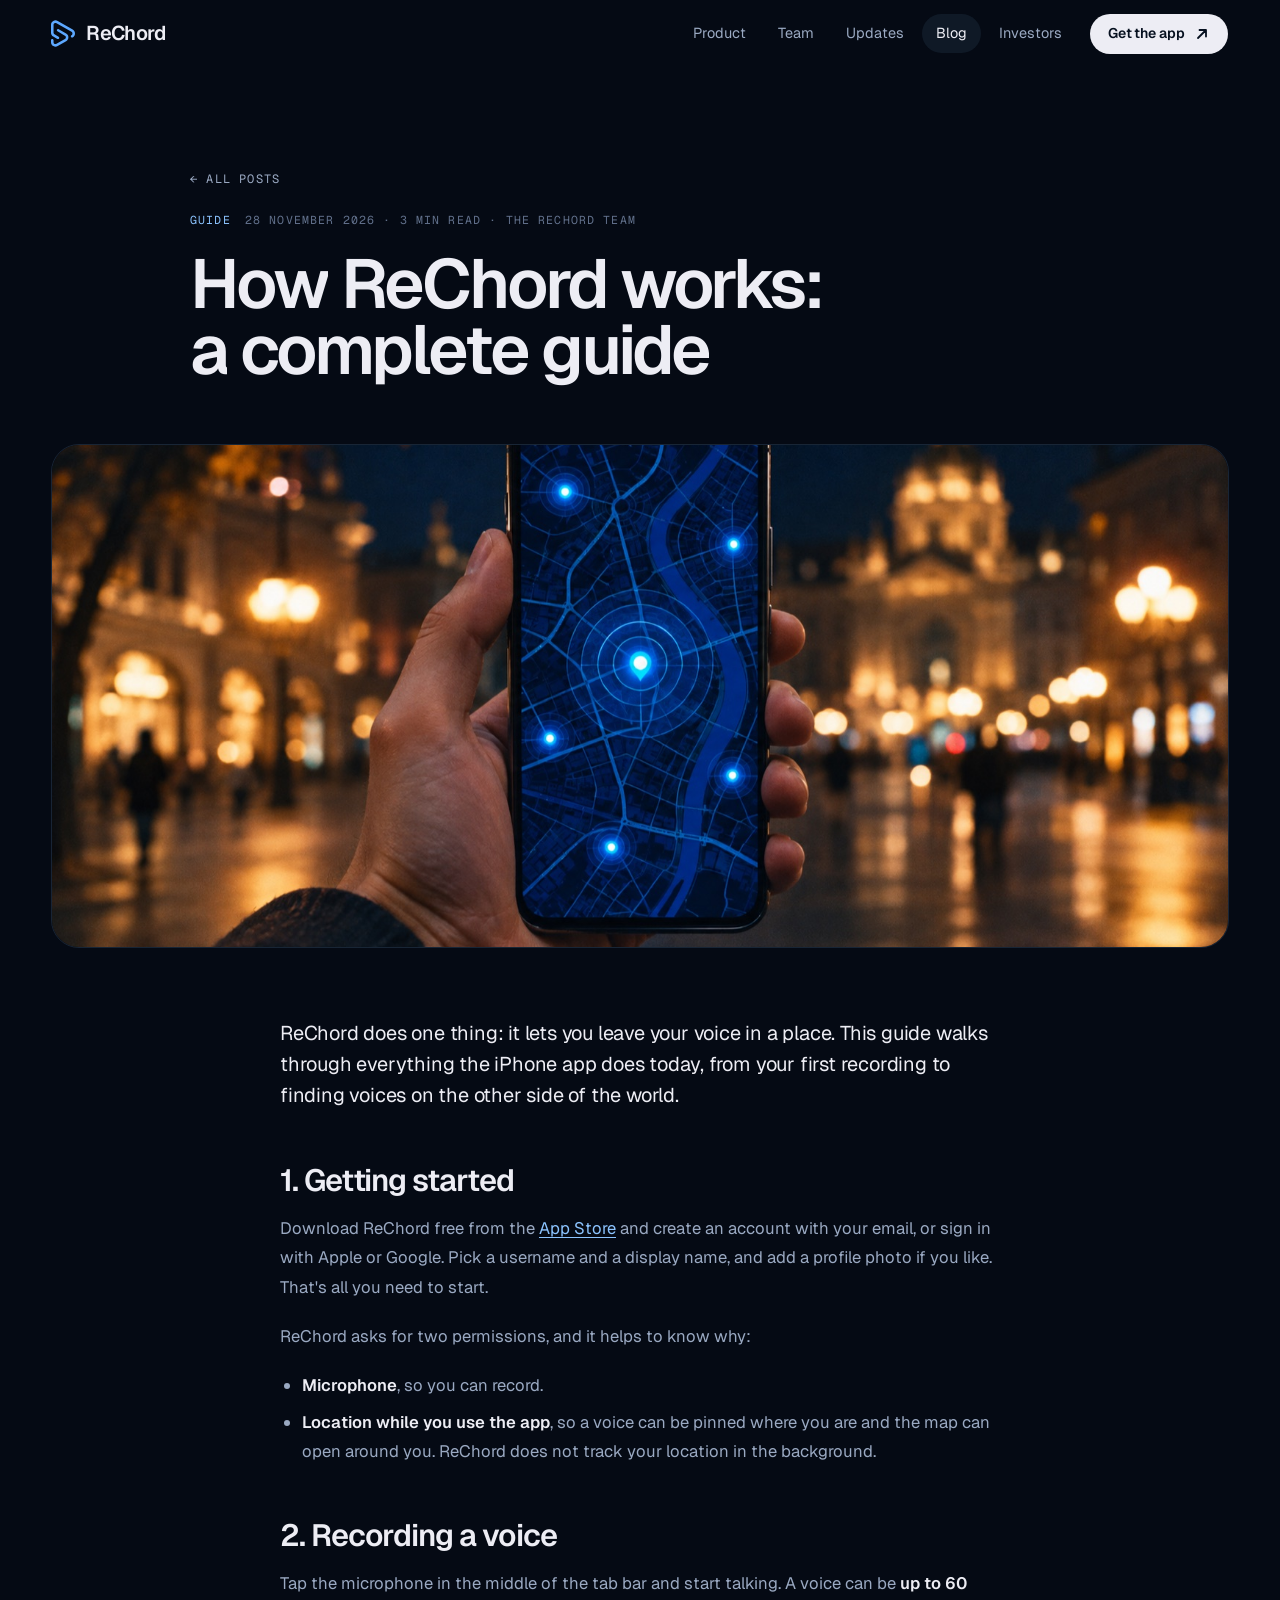
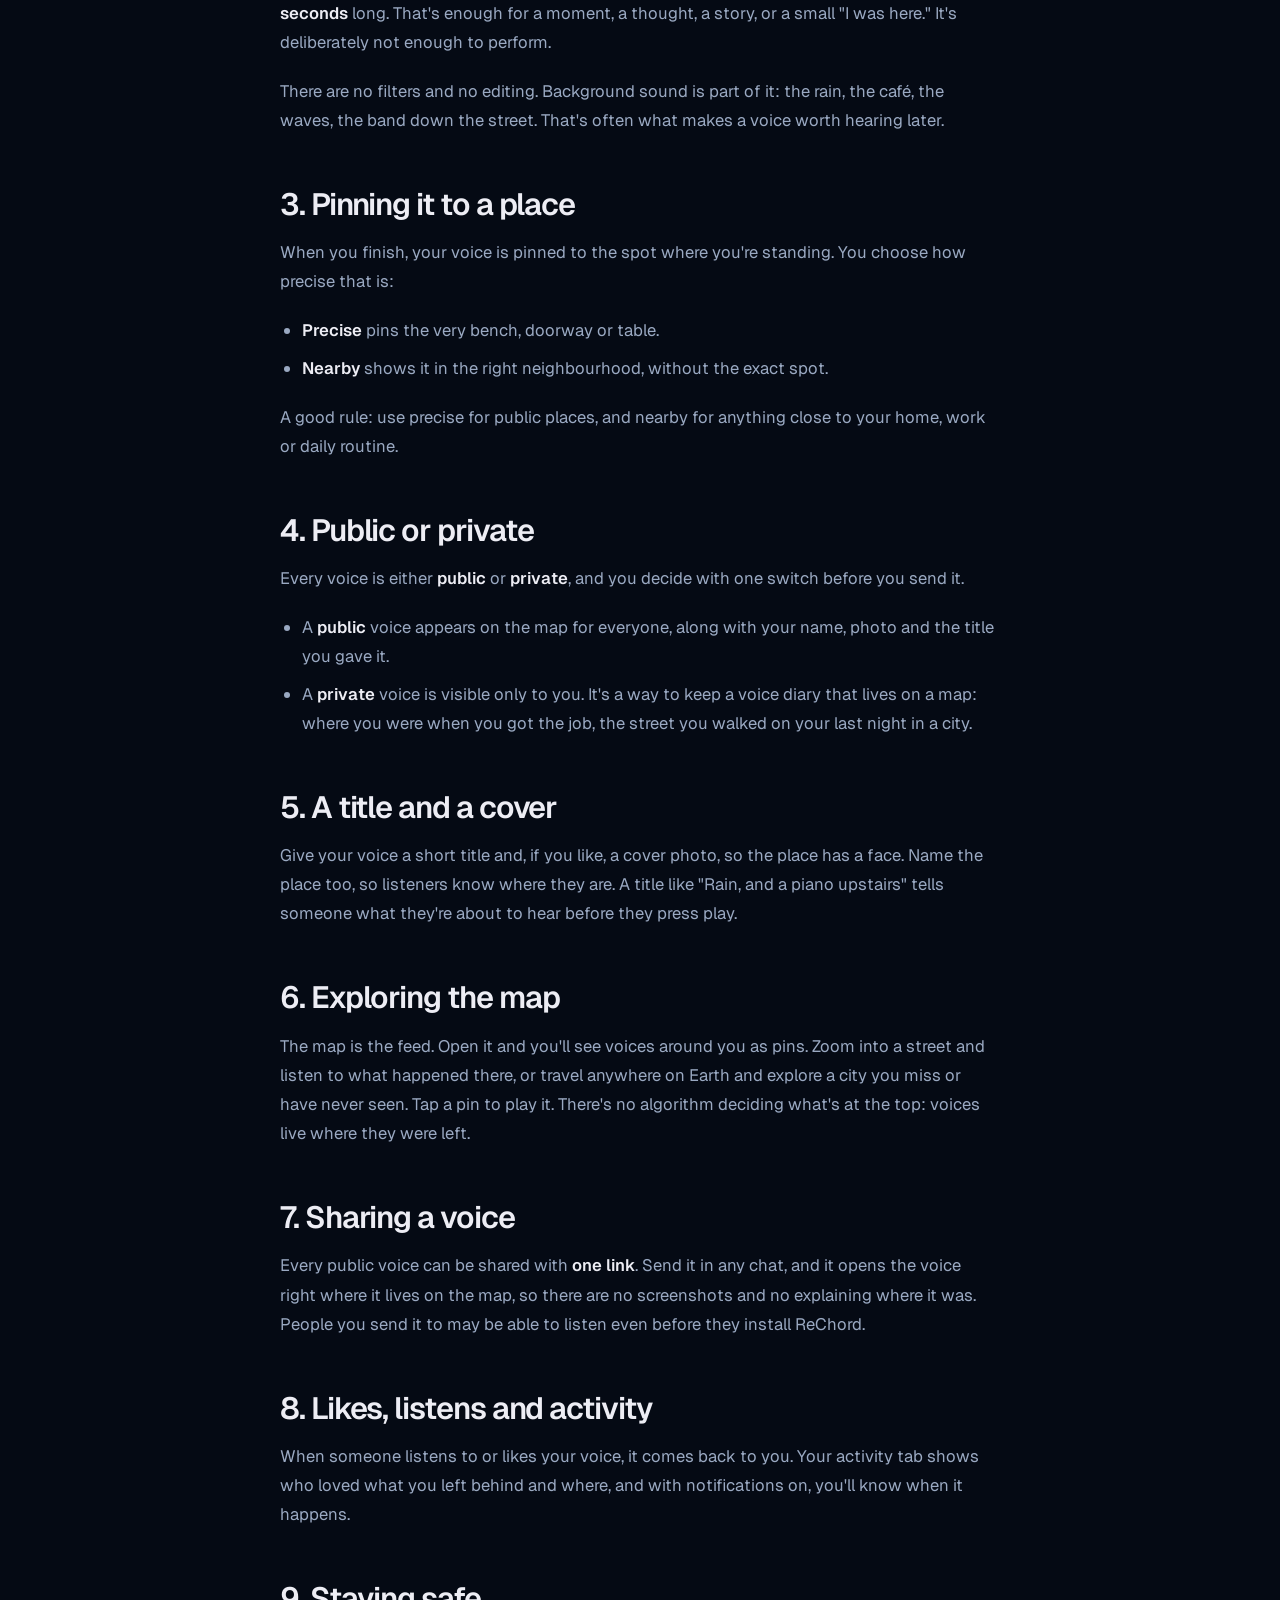
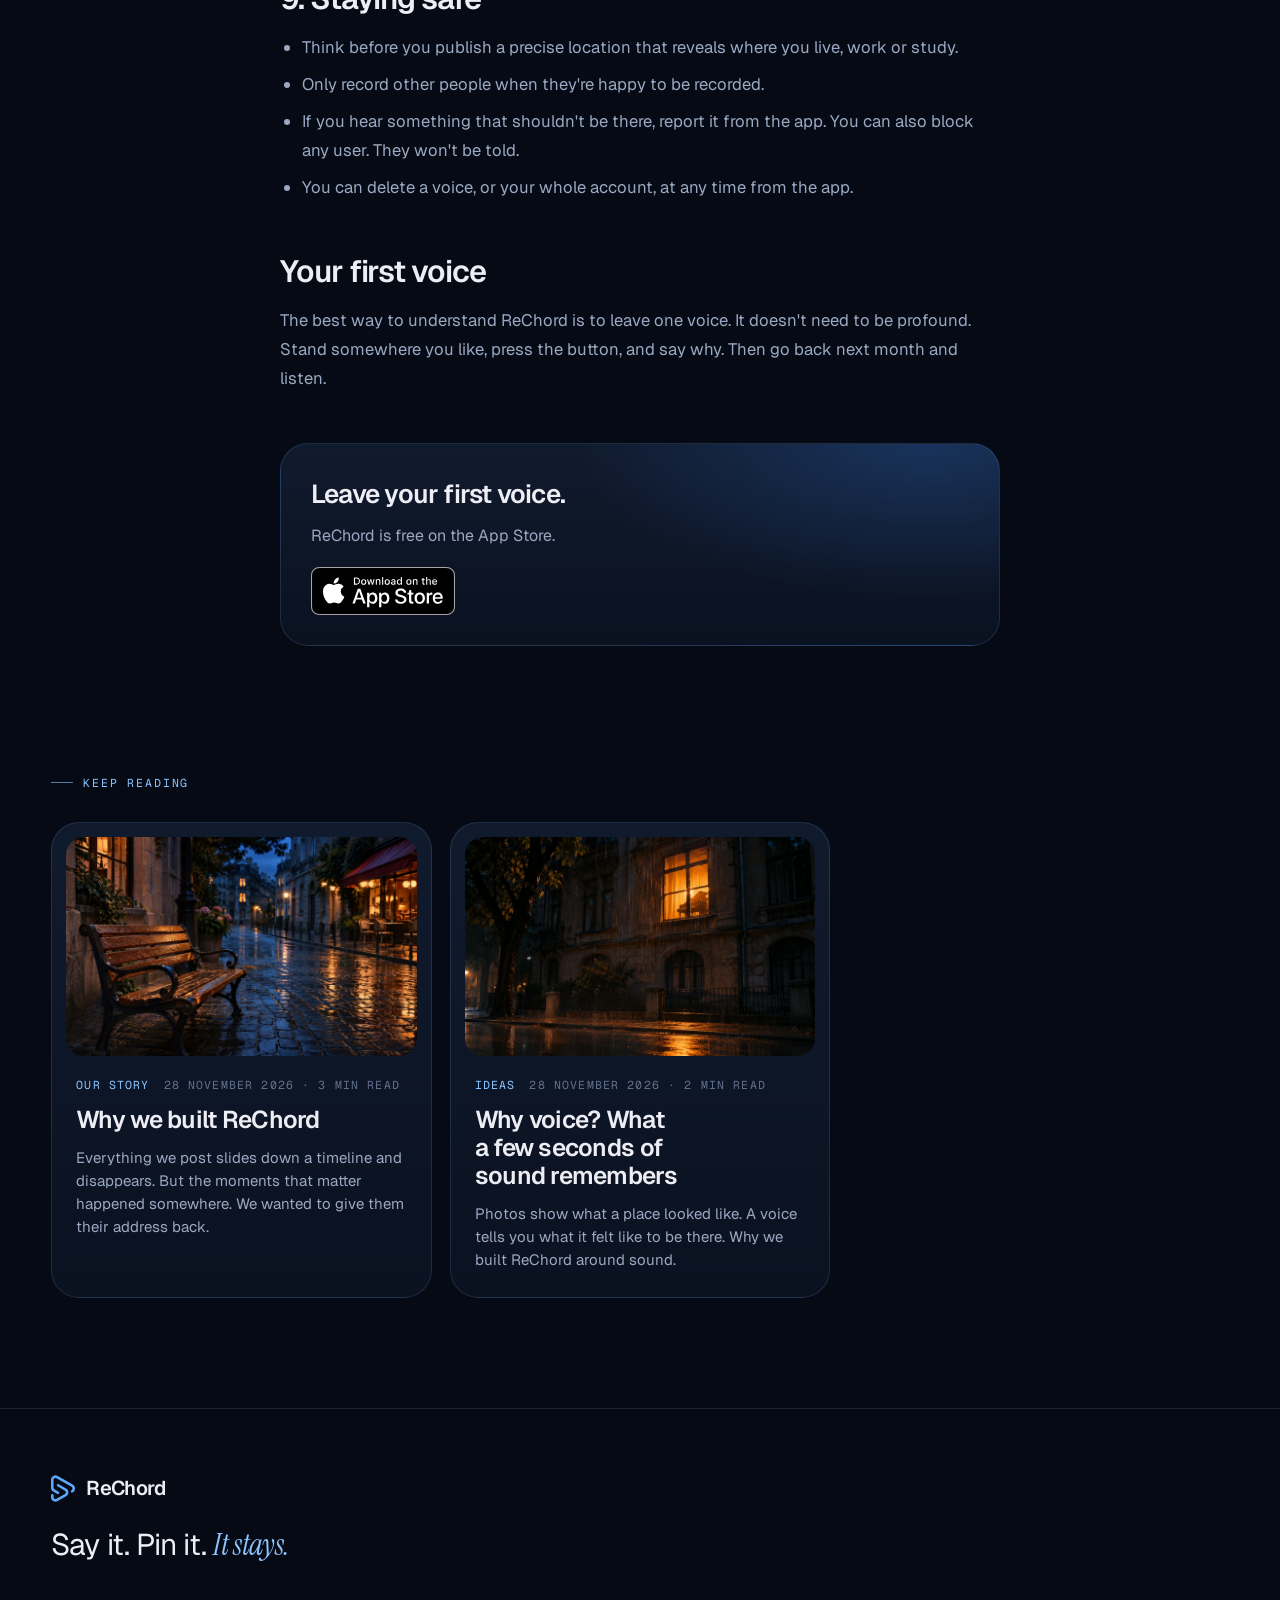
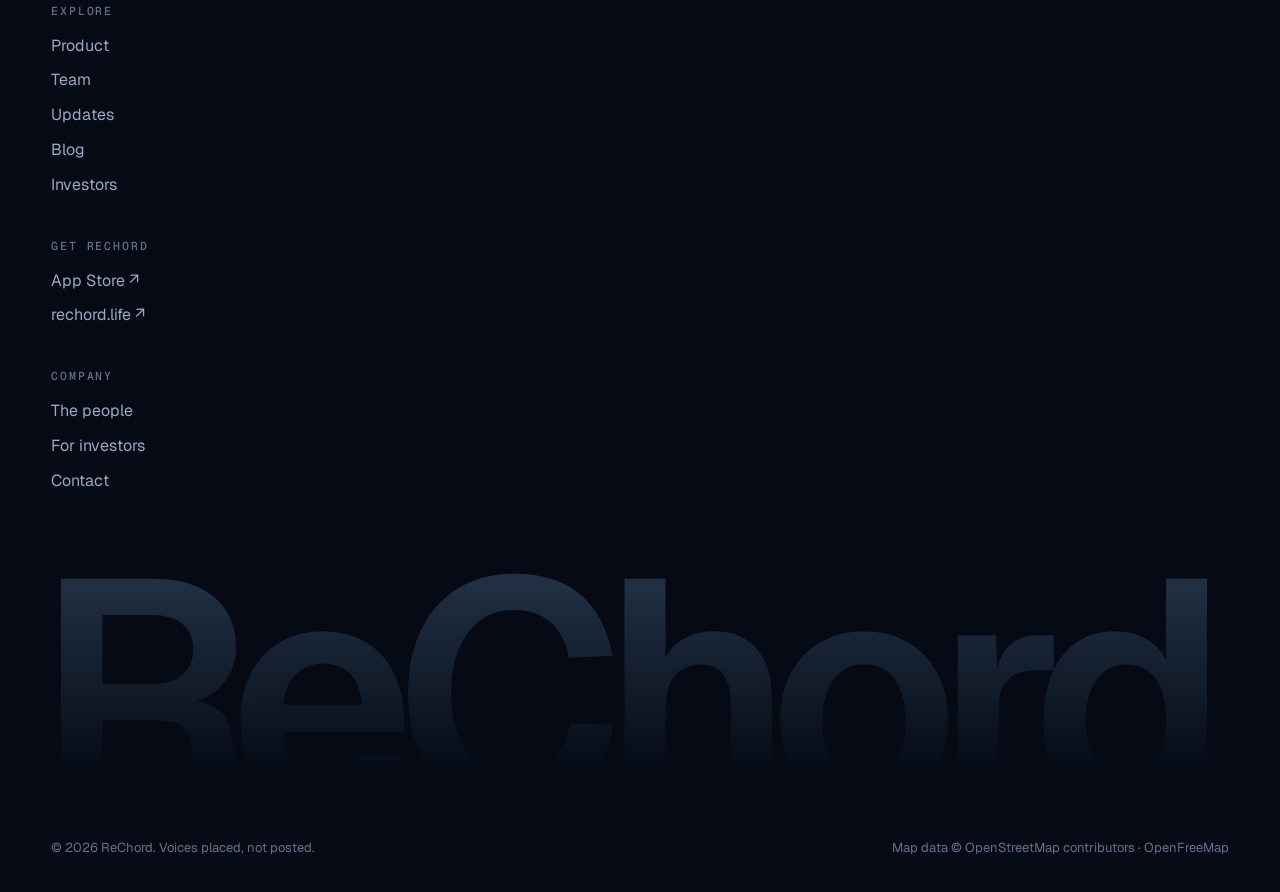
<file: blog/how-rechord-works.html>
<!doctype html>
<html lang="en">
<head>
<meta charset="utf-8">
<meta name="viewport" content="width=device-width, initial-scale=1, viewport-fit=cover">
<base href="../">
<title>How ReChord works: a complete guide — ReChord Blog</title>
<meta name="description" content="Recording, pinning, privacy, covers, exploring the map, sharing and likes: everything you can do in ReChord today, step by step.">
<!-- link preview -->
<meta property="og:type" content="article">
<meta property="og:site_name" content="ReChord">
<meta property="og:title" content="How ReChord works: a complete guide — ReChord Blog">
<meta property="og:description" content="Recording, pinning, privacy, covers, exploring the map, sharing and likes: everything you can do in ReChord today, step by step.">
<meta property="og:url" content="https://mrnahich.github.io/rechord/blog/how-rechord-works.html">
<meta property="og:image" content="https://mrnahich.github.io/rechord/assets/og.png">
<meta property="og:image:width" content="1200">
<meta property="og:image:height" content="630">
<meta name="twitter:card" content="summary_large_image">
<meta name="twitter:title" content="How ReChord works: a complete guide — ReChord Blog">
<meta name="twitter:description" content="Recording, pinning, privacy, covers, exploring the map, sharing and likes: everything you can do in ReChord today, step by step.">
<meta name="twitter:image" content="https://mrnahich.github.io/rechord/assets/og.png">
<!-- /link preview -->
<meta name="theme-color" content="#050a14">
<link rel="icon" href="assets/ui/rechord-icon.png">
<link rel="preconnect" href="https://fonts.googleapis.com">
<link rel="preconnect" href="https://fonts.gstatic.com" crossorigin>
<link rel="stylesheet" href="https://fonts.googleapis.com/css2?family=Geist:wght@400;500;600;700&family=Geist+Mono:wght@400;500&family=Instrument+Serif:ital@1&display=swap">
<link rel="stylesheet" href="css/site.css">
<link rel="stylesheet" href="css/pages.css">
</head>
<body data-page="blog">
<main>
  <article class="post">
    <header class="post-hero wrap">
      <a class="post-back mono" href="blog.html">← All posts</a>
      <div class="post-meta mono" data-reveal><span>Guide</span><span>28 November 2026 · 3 min read · The ReChord team</span></div>
      <h1 class="display split">How ReChord works: a complete guide</h1>
    </header>
    <figure class="post-figure wrap" data-reveal><img src="assets/blog/how-rechord-works.jpg" alt="A phone showing a dark map with glowing voice pins"></figure>
    <div class="post-body wrap">
<p class="lede">ReChord does one thing: it lets you leave your voice in a place. This guide walks through everything the iPhone app does today, from your first recording to finding voices on the other side of the world.</p>

<h2>1. Getting started</h2>
<p>Download ReChord free from the <a data-store target="_blank" rel="noopener">App Store</a> and create an account with your email, or sign in with Apple or Google. Pick a username and a display name, and add a profile photo if you like. That's all you need to start.</p>
<p>ReChord asks for two permissions, and it helps to know why:</p>
<ul>
  <li><strong>Microphone</strong>, so you can record.</li>
  <li><strong>Location while you use the app</strong>, so a voice can be pinned where you are and the map can open around you. ReChord does not track your location in the background.</li>
</ul>

<h2>2. Recording a voice</h2>
<p>Tap the microphone in the middle of the tab bar and start talking. A voice can be <strong>up to 60 seconds</strong> long. That's enough for a moment, a thought, a story, or a small "I was here." It's deliberately not enough to perform.</p>
<p>There are no filters and no editing. Background sound is part of it: the rain, the café, the waves, the band down the street. That's often what makes a voice worth hearing later.</p>

<h2>3. Pinning it to a place</h2>
<p>When you finish, your voice is pinned to the spot where you're standing. You choose how precise that is:</p>
<ul>
  <li><strong>Precise</strong> pins the very bench, doorway or table.</li>
  <li><strong>Nearby</strong> shows it in the right neighbourhood, without the exact spot.</li>
</ul>
<p>A good rule: use precise for public places, and nearby for anything close to your home, work or daily routine.</p>

<h2>4. Public or private</h2>
<p>Every voice is either <strong>public</strong> or <strong>private</strong>, and you decide with one switch before you send it.</p>
<ul>
  <li>A <strong>public</strong> voice appears on the map for everyone, along with your name, photo and the title you gave it.</li>
  <li>A <strong>private</strong> voice is visible only to you. It's a way to keep a voice diary that lives on a map: where you were when you got the job, the street you walked on your last night in a city.</li>
</ul>

<h2>5. A title and a cover</h2>
<p>Give your voice a short title and, if you like, a cover photo, so the place has a face. Name the place too, so listeners know where they are. A title like "Rain, and a piano upstairs" tells someone what they're about to hear before they press play.</p>

<h2>6. Exploring the map</h2>
<p>The map is the feed. Open it and you'll see voices around you as pins. Zoom into a street and listen to what happened there, or travel anywhere on Earth and explore a city you miss or have never seen. Tap a pin to play it. There's no algorithm deciding what's at the top: voices live where they were left.</p>

<h2>7. Sharing a voice</h2>
<p>Every public voice can be shared with <strong>one link</strong>. Send it in any chat, and it opens the voice right where it lives on the map, so there are no screenshots and no explaining where it was. People you send it to may be able to listen even before they install ReChord.</p>

<h2>8. Likes, listens and activity</h2>
<p>When someone listens to or likes your voice, it comes back to you. Your activity tab shows who loved what you left behind and where, and with notifications on, you'll know when it happens.</p>

<h2>9. Staying safe</h2>
<ul>
  <li>Think before you publish a precise location that reveals where you live, work or study.</li>
  <li>Only record other people when they're happy to be recorded.</li>
  <li>If you hear something that shouldn't be there, report it from the app. You can also block any user. They won't be told.</li>
  <li>You can delete a voice, or your whole account, at any time from the app.</li>
</ul>

<h2>Your first voice</h2>
<p>The best way to understand ReChord is to leave one voice. It doesn't need to be profound. Stand somewhere you like, press the button, and say why. Then go back next month and listen.</p>
    </div>
    <aside class="post-cta wrap">
      <div class="card">
        <h3>Leave your first voice.</h3>
        <p>ReChord is free on the App Store.</p>
        <a class="store-badge" data-store target="_blank" rel="noopener"><img src="assets/ui/app-store-badge.svg" alt="Download on the App Store" height="48"></a>
      </div>
    </aside>
    <section class="wrap post-more">
      <span class="eyebrow">Keep reading</span>
      <div class="blog-list">
      <a class="post-card card" href="blog/why-we-built-rechord.html" data-reveal style="--d:0.0s">
        <div class="post-cover"><img src="assets/blog/why-we-built-rechord.jpg" alt="A quiet street at dusk with warm light in the windows" loading="lazy"></div>
        <div class="post-meta mono"><span>Our story</span><span>28 November 2026 · 3 min read</span></div>
        <h2>Why we built ReChord</h2>
        <p>Everything we post slides down a timeline and disappears. But the moments that matter happened somewhere. We wanted to give them their address back.</p>
      </a>
      <a class="post-card card" href="blog/why-voice.html" data-reveal style="--d:0.1s">
        <div class="post-cover"><img src="assets/blog/why-voice.jpg" alt="A lit window above a rainy street at night" loading="lazy"></div>
        <div class="post-meta mono"><span>Ideas</span><span>28 November 2026 · 2 min read</span></div>
        <h2>Why voice? What a few seconds of sound remembers</h2>
        <p>Photos show what a place looked like. A voice tells you what it felt like to be there. Why we built ReChord around sound.</p>
      </a>
      </div>
    </section>
  </article>
</main>
<footer class="footer" id="footer"></footer>
<script src="js/core.js"></script>
<script src="js/pages.js"></script>
</body>
</html>
</file>
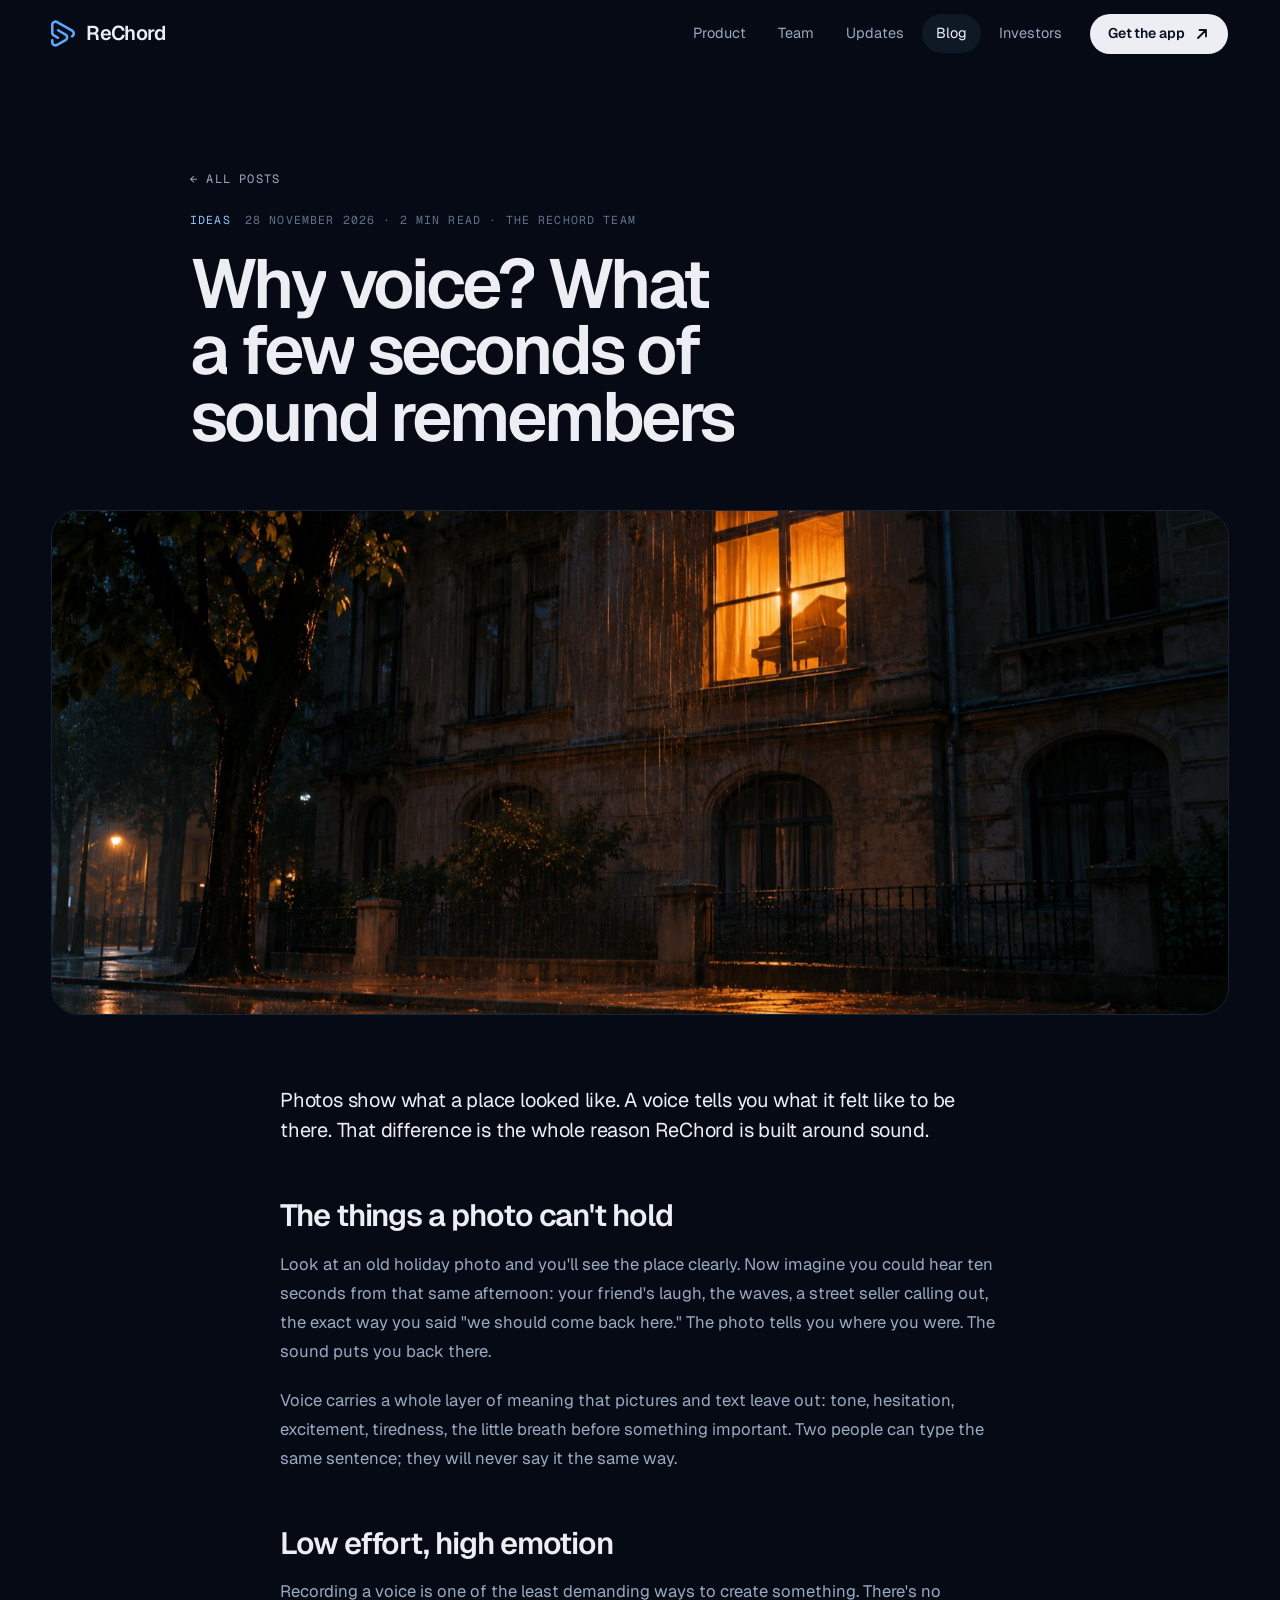
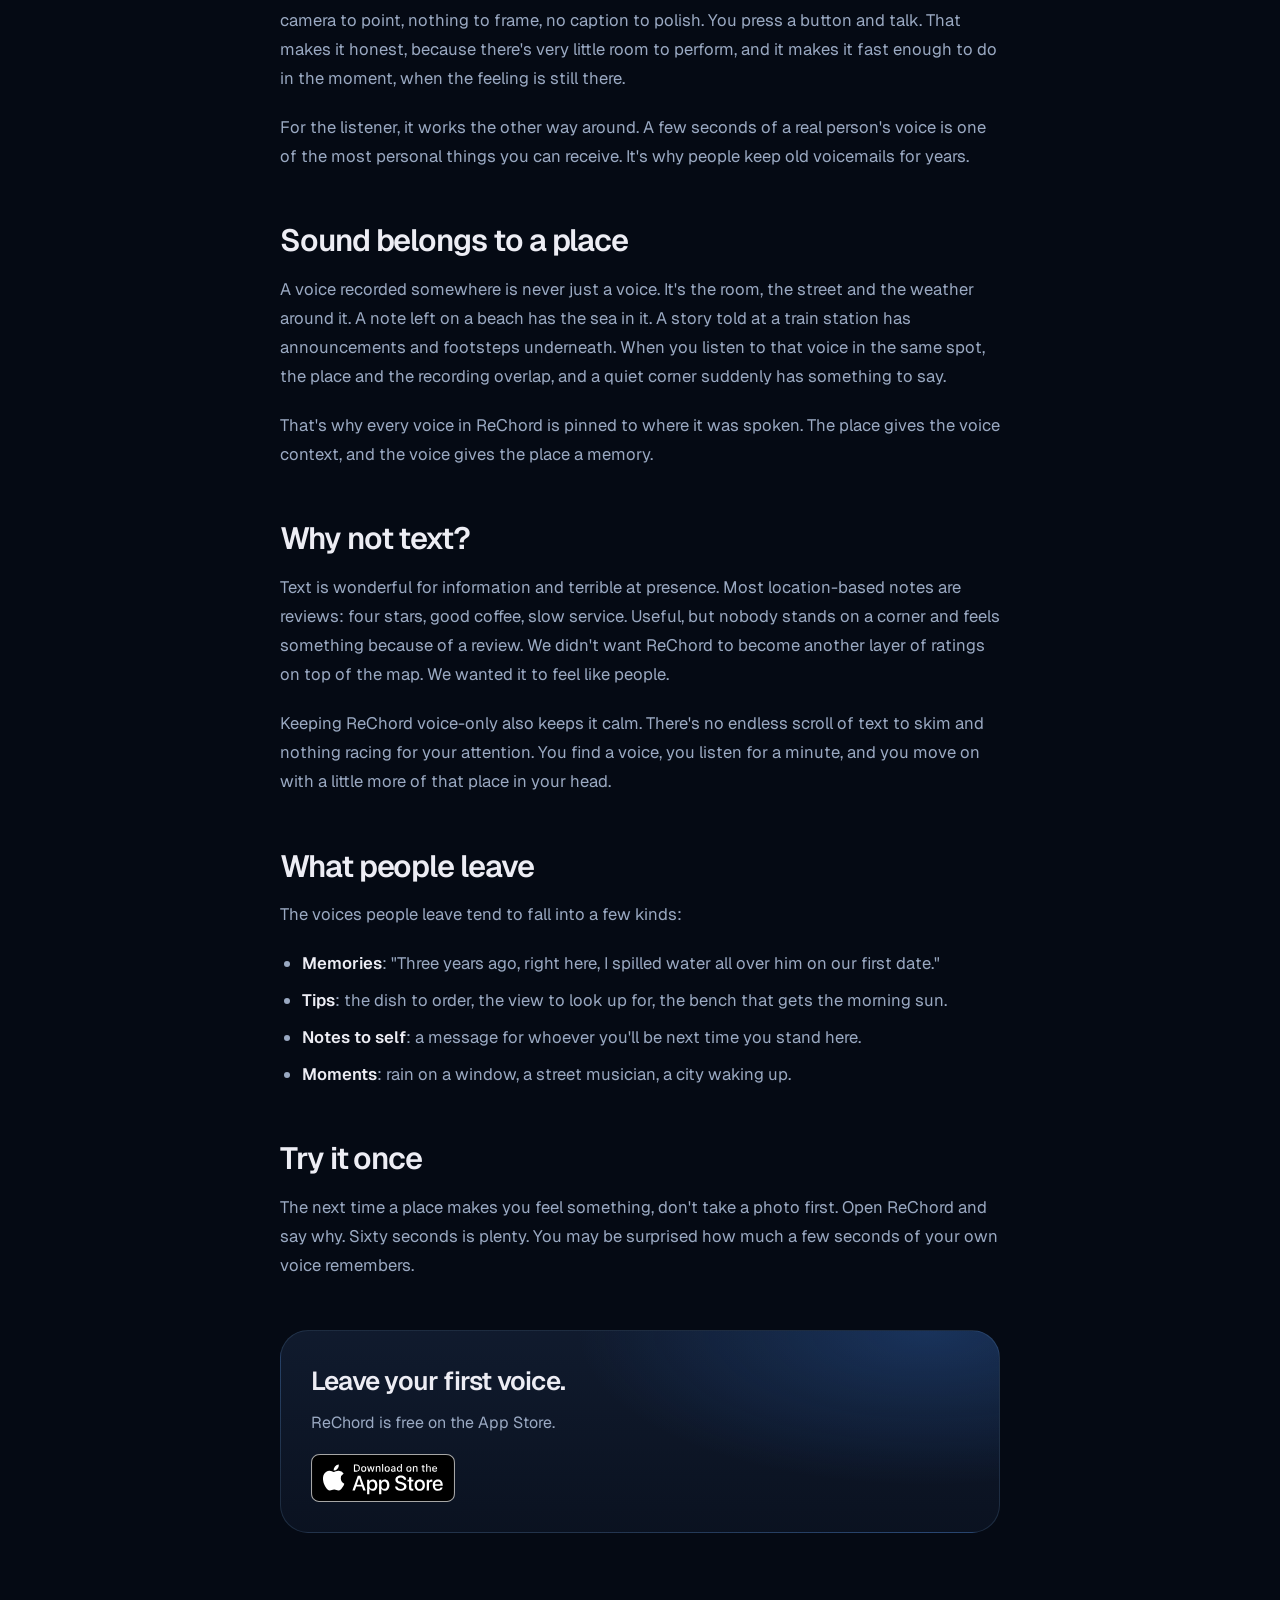
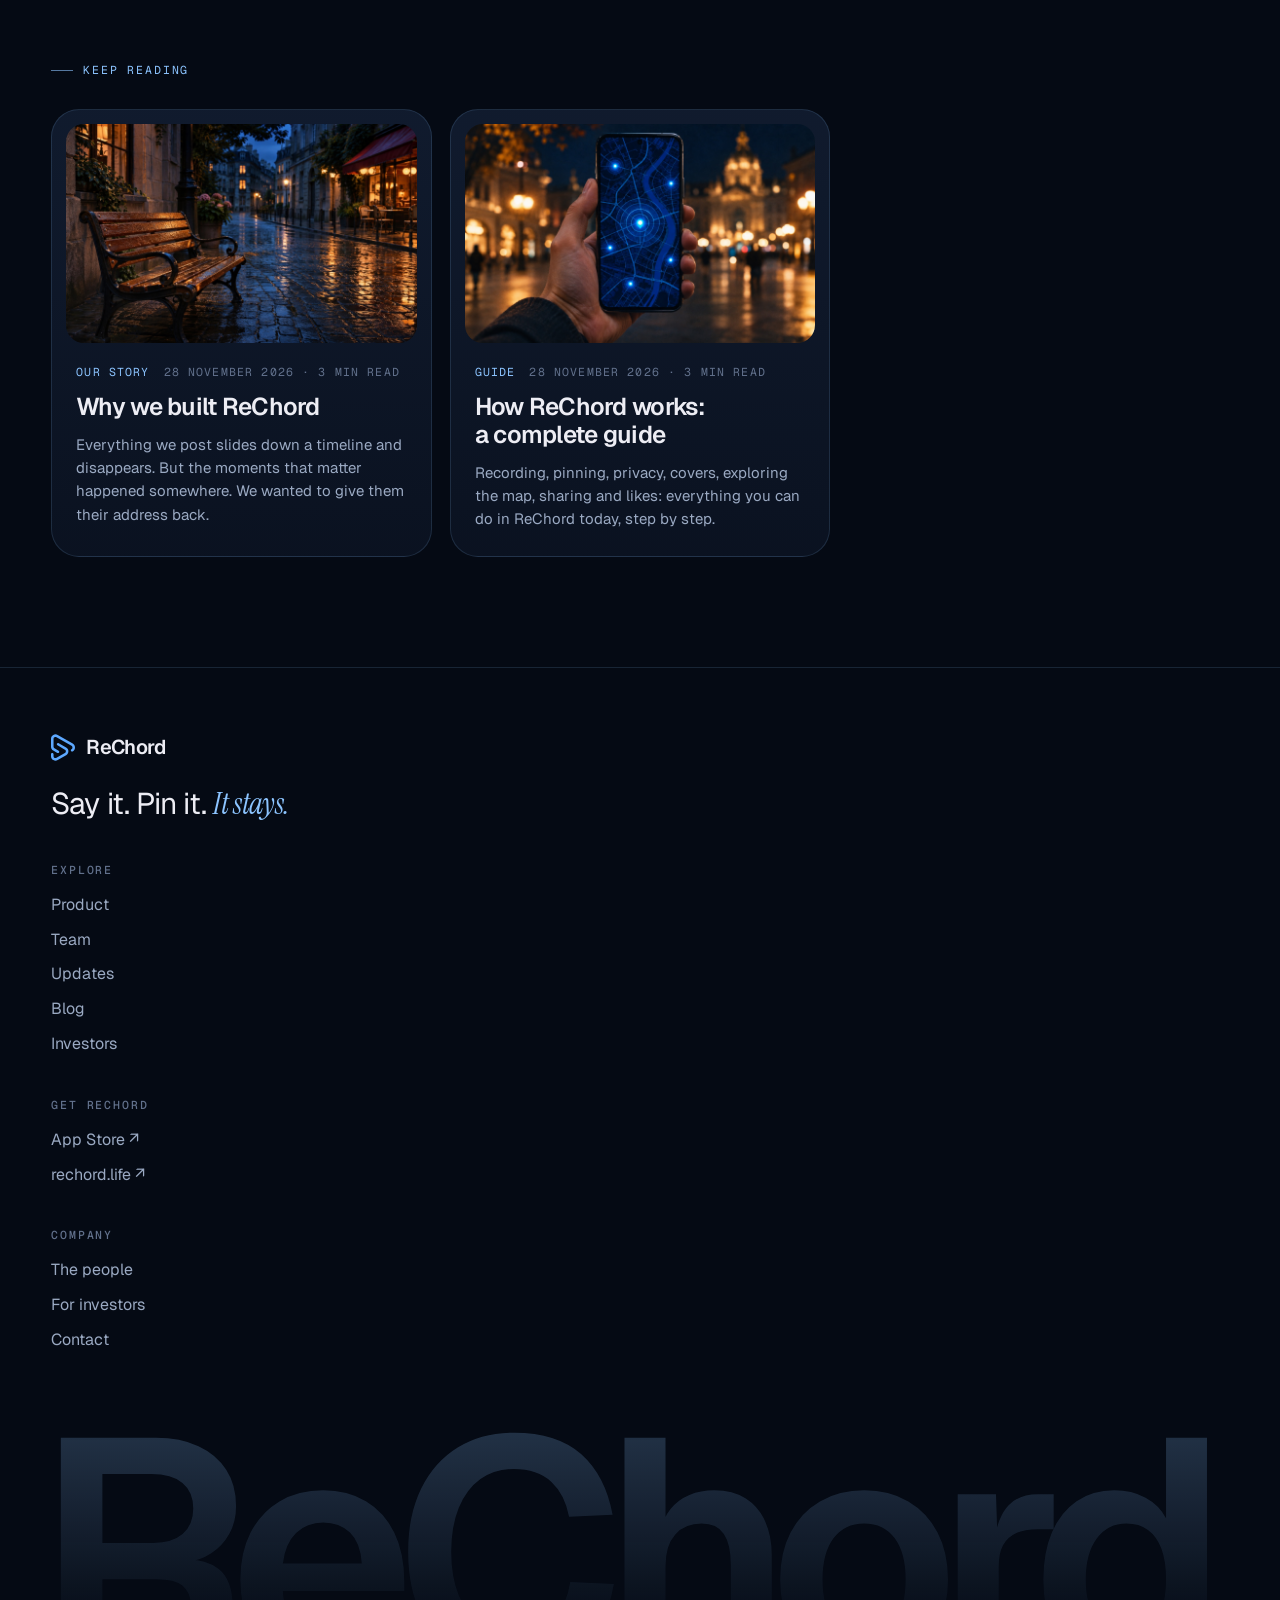
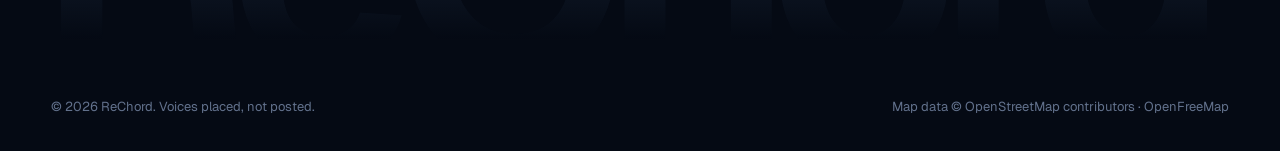
<file: blog/why-voice.html>
<!doctype html>
<html lang="en">
<head>
<meta charset="utf-8">
<meta name="viewport" content="width=device-width, initial-scale=1, viewport-fit=cover">
<base href="../">
<title>Why voice? What a few seconds of sound remembers — ReChord Blog</title>
<meta name="description" content="Photos show what a place looked like. A voice tells you what it felt like to be there. Why we built ReChord around sound.">
<!-- link preview -->
<meta property="og:type" content="article">
<meta property="og:site_name" content="ReChord">
<meta property="og:title" content="Why voice? What a few seconds of sound remembers — ReChord Blog">
<meta property="og:description" content="Photos show what a place looked like. A voice tells you what it felt like to be there. Why we built ReChord around sound.">
<meta property="og:url" content="https://mrnahich.github.io/rechord/blog/why-voice.html">
<meta property="og:image" content="https://mrnahich.github.io/rechord/assets/og.png">
<meta property="og:image:width" content="1200">
<meta property="og:image:height" content="630">
<meta name="twitter:card" content="summary_large_image">
<meta name="twitter:title" content="Why voice? What a few seconds of sound remembers — ReChord Blog">
<meta name="twitter:description" content="Photos show what a place looked like. A voice tells you what it felt like to be there. Why we built ReChord around sound.">
<meta name="twitter:image" content="https://mrnahich.github.io/rechord/assets/og.png">
<!-- /link preview -->
<meta name="theme-color" content="#050a14">
<link rel="icon" href="assets/ui/rechord-icon.png">
<link rel="preconnect" href="https://fonts.googleapis.com">
<link rel="preconnect" href="https://fonts.gstatic.com" crossorigin>
<link rel="stylesheet" href="https://fonts.googleapis.com/css2?family=Geist:wght@400;500;600;700&family=Geist+Mono:wght@400;500&family=Instrument+Serif:ital@1&display=swap">
<link rel="stylesheet" href="css/site.css">
<link rel="stylesheet" href="css/pages.css">
</head>
<body data-page="blog">
<main>
  <article class="post">
    <header class="post-hero wrap">
      <a class="post-back mono" href="blog.html">← All posts</a>
      <div class="post-meta mono" data-reveal><span>Ideas</span><span>28 November 2026 · 2 min read · The ReChord team</span></div>
      <h1 class="display split">Why voice? What a few seconds of sound remembers</h1>
    </header>
    <figure class="post-figure wrap" data-reveal><img src="assets/blog/why-voice.jpg" alt="A lit window above a rainy street at night"></figure>
    <div class="post-body wrap">
<p class="lede">Photos show what a place looked like. A voice tells you what it felt like to be there. That difference is the whole reason ReChord is built around sound.</p>

<h2>The things a photo can't hold</h2>
<p>Look at an old holiday photo and you'll see the place clearly. Now imagine you could hear ten seconds from that same afternoon: your friend's laugh, the waves, a street seller calling out, the exact way you said "we should come back here." The photo tells you where you were. The sound puts you back there.</p>
<p>Voice carries a whole layer of meaning that pictures and text leave out: tone, hesitation, excitement, tiredness, the little breath before something important. Two people can type the same sentence; they will never say it the same way.</p>

<h2>Low effort, high emotion</h2>
<p>Recording a voice is one of the least demanding ways to create something. There's no camera to point, nothing to frame, no caption to polish. You press a button and talk. That makes it honest, because there's very little room to perform, and it makes it fast enough to do in the moment, when the feeling is still there.</p>
<p>For the listener, it works the other way around. A few seconds of a real person's voice is one of the most personal things you can receive. It's why people keep old voicemails for years.</p>

<h2>Sound belongs to a place</h2>
<p>A voice recorded somewhere is never just a voice. It's the room, the street and the weather around it. A note left on a beach has the sea in it. A story told at a train station has announcements and footsteps underneath. When you listen to that voice in the same spot, the place and the recording overlap, and a quiet corner suddenly has something to say.</p>
<p>That's why every voice in ReChord is pinned to where it was spoken. The place gives the voice context, and the voice gives the place a memory.</p>

<h2>Why not text?</h2>
<p>Text is wonderful for information and terrible at presence. Most location-based notes are reviews: four stars, good coffee, slow service. Useful, but nobody stands on a corner and feels something because of a review. We didn't want ReChord to become another layer of ratings on top of the map. We wanted it to feel like people.</p>
<p>Keeping ReChord voice-only also keeps it calm. There's no endless scroll of text to skim and nothing racing for your attention. You find a voice, you listen for a minute, and you move on with a little more of that place in your head.</p>

<h2>What people leave</h2>
<p>The voices people leave tend to fall into a few kinds:</p>
<ul>
  <li><strong>Memories</strong>: "Three years ago, right here, I spilled water all over him on our first date."</li>
  <li><strong>Tips</strong>: the dish to order, the view to look up for, the bench that gets the morning sun.</li>
  <li><strong>Notes to self</strong>: a message for whoever you'll be next time you stand here.</li>
  <li><strong>Moments</strong>: rain on a window, a street musician, a city waking up.</li>
</ul>

<h2>Try it once</h2>
<p>The next time a place makes you feel something, don't take a photo first. Open ReChord and say why. Sixty seconds is plenty. You may be surprised how much a few seconds of your own voice remembers.</p>
    </div>
    <aside class="post-cta wrap">
      <div class="card">
        <h3>Leave your first voice.</h3>
        <p>ReChord is free on the App Store.</p>
        <a class="store-badge" data-store target="_blank" rel="noopener"><img src="assets/ui/app-store-badge.svg" alt="Download on the App Store" height="48"></a>
      </div>
    </aside>
    <section class="wrap post-more">
      <span class="eyebrow">Keep reading</span>
      <div class="blog-list">
      <a class="post-card card" href="blog/why-we-built-rechord.html" data-reveal style="--d:0.0s">
        <div class="post-cover"><img src="assets/blog/why-we-built-rechord.jpg" alt="A quiet street at dusk with warm light in the windows" loading="lazy"></div>
        <div class="post-meta mono"><span>Our story</span><span>28 November 2026 · 3 min read</span></div>
        <h2>Why we built ReChord</h2>
        <p>Everything we post slides down a timeline and disappears. But the moments that matter happened somewhere. We wanted to give them their address back.</p>
      </a>
      <a class="post-card card" href="blog/how-rechord-works.html" data-reveal style="--d:0.1s">
        <div class="post-cover"><img src="assets/blog/how-rechord-works.jpg" alt="A phone showing a dark map with glowing voice pins" loading="lazy"></div>
        <div class="post-meta mono"><span>Guide</span><span>28 November 2026 · 3 min read</span></div>
        <h2>How ReChord works: a complete guide</h2>
        <p>Recording, pinning, privacy, covers, exploring the map, sharing and likes: everything you can do in ReChord today, step by step.</p>
      </a>
      </div>
    </section>
  </article>
</main>
<footer class="footer" id="footer"></footer>
<script src="js/core.js"></script>
<script src="js/pages.js"></script>
</body>
</html>
</file>
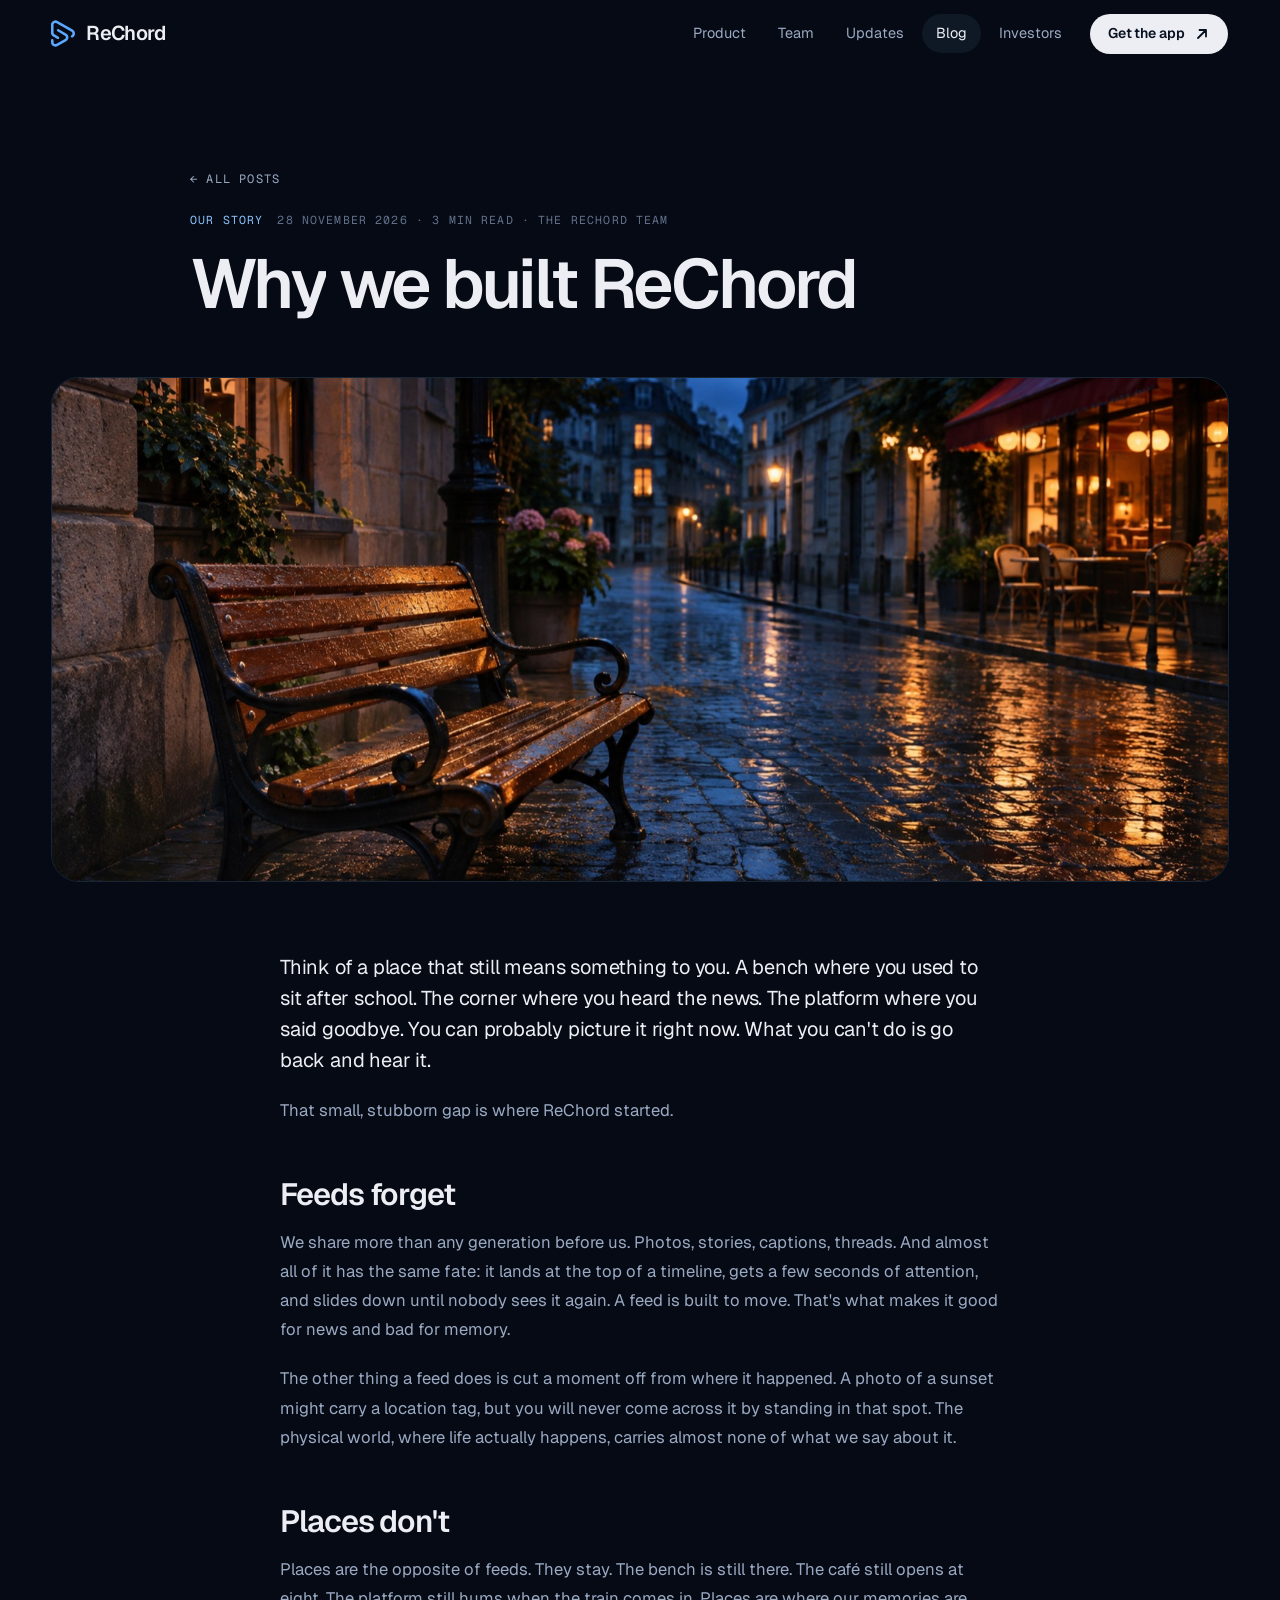
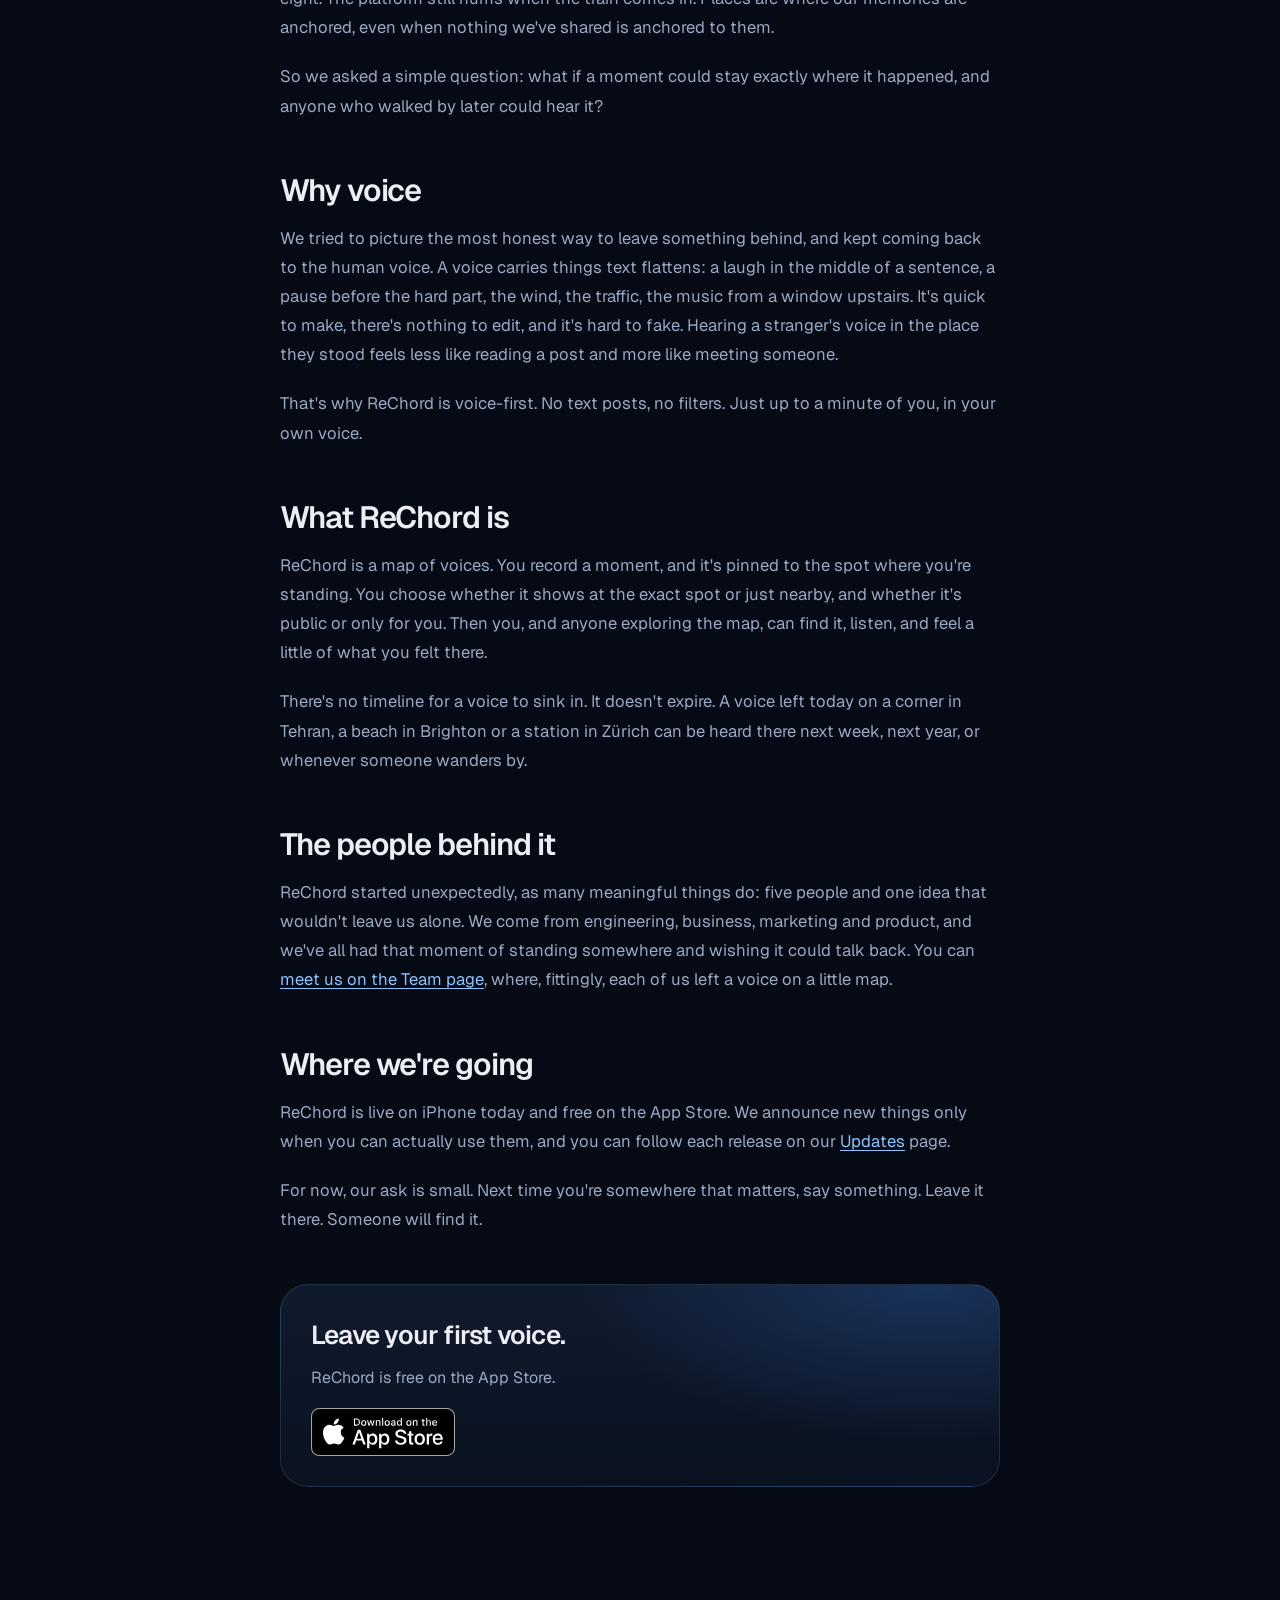
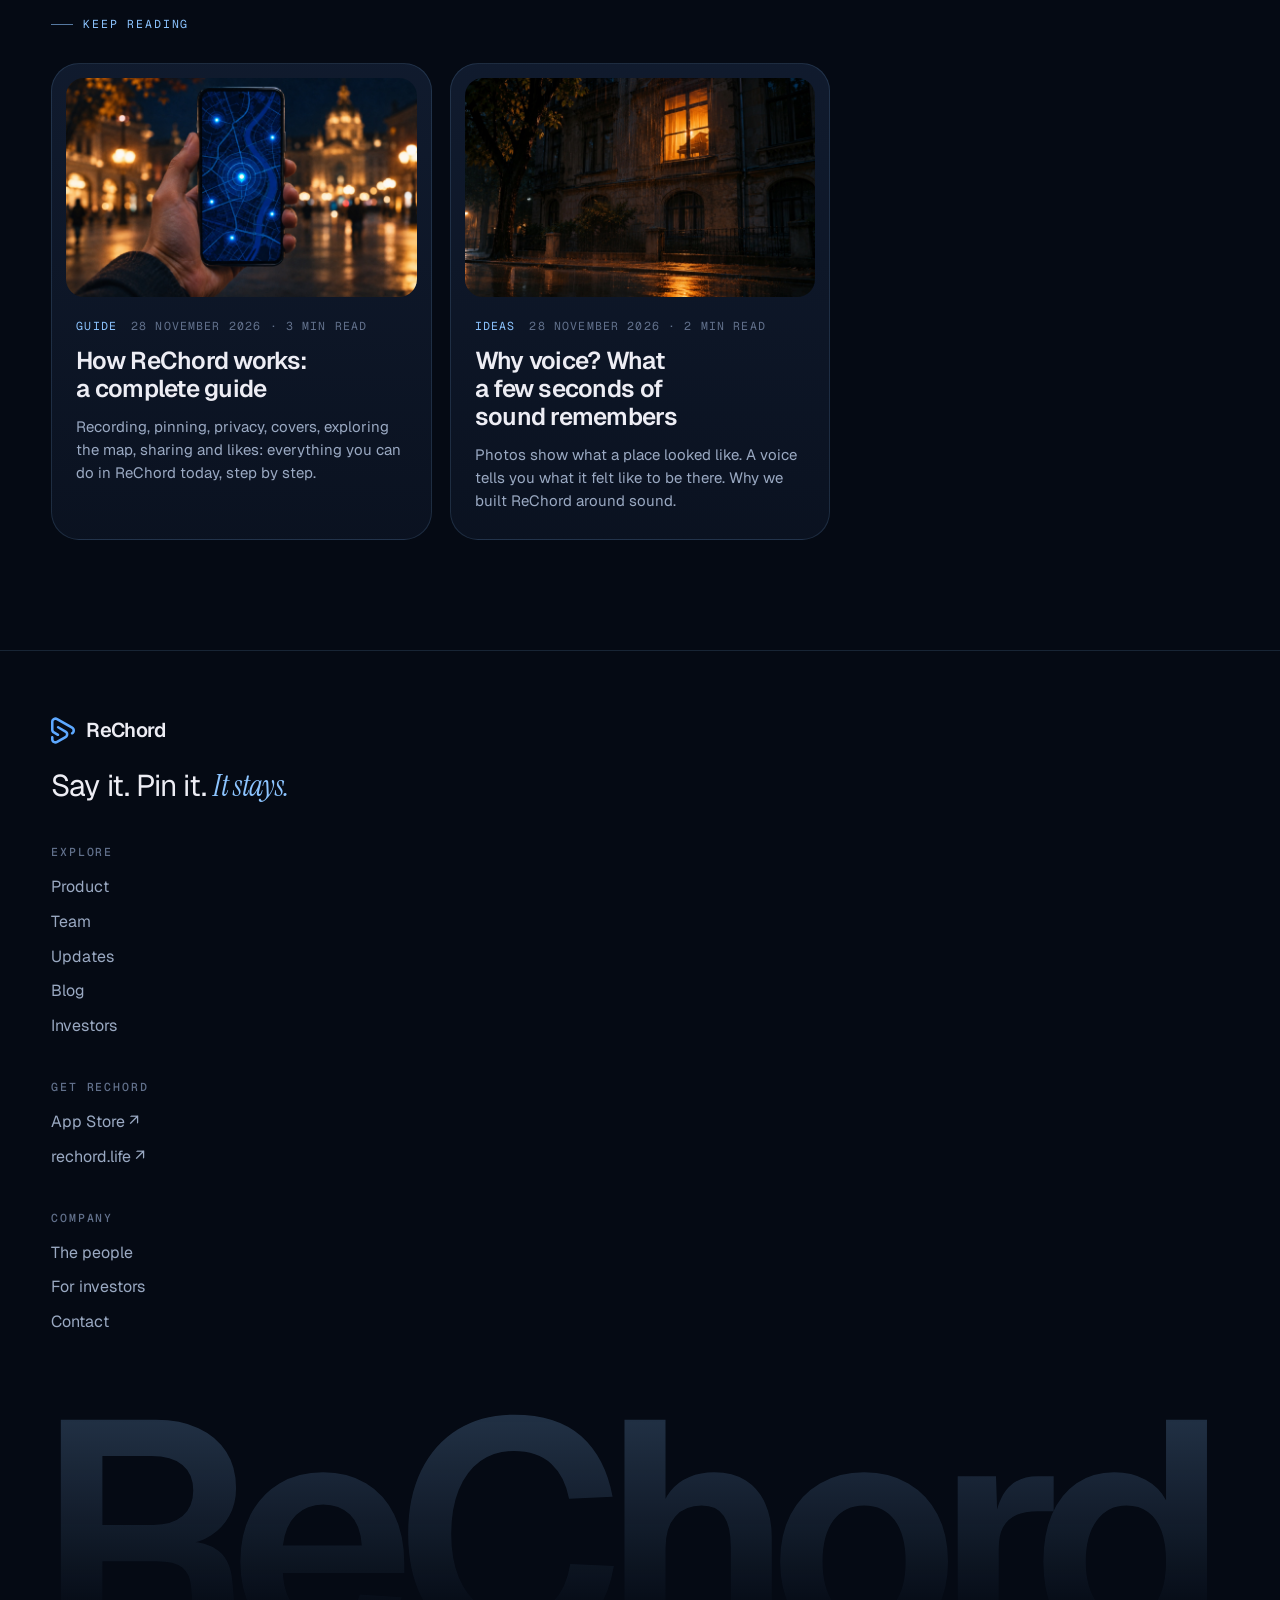
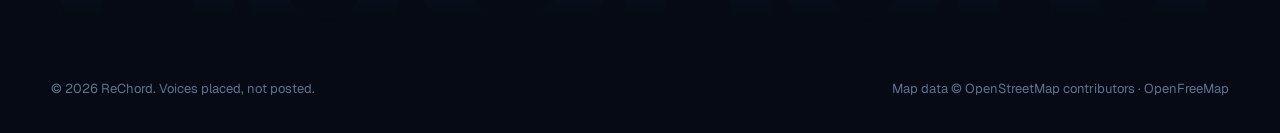
<file: blog/why-we-built-rechord.html>
<!doctype html>
<html lang="en">
<head>
<meta charset="utf-8">
<meta name="viewport" content="width=device-width, initial-scale=1, viewport-fit=cover">
<base href="../">
<title>Why we built ReChord — ReChord Blog</title>
<meta name="description" content="Everything we post slides down a timeline and disappears. But the moments that matter happened somewhere. We wanted to give them their address back.">
<!-- link preview -->
<meta property="og:type" content="article">
<meta property="og:site_name" content="ReChord">
<meta property="og:title" content="Why we built ReChord — ReChord Blog">
<meta property="og:description" content="Everything we post slides down a timeline and disappears. But the moments that matter happened somewhere. We wanted to give them their address back.">
<meta property="og:url" content="https://mrnahich.github.io/rechord/blog/why-we-built-rechord.html">
<meta property="og:image" content="https://mrnahich.github.io/rechord/assets/og.png">
<meta property="og:image:width" content="1200">
<meta property="og:image:height" content="630">
<meta name="twitter:card" content="summary_large_image">
<meta name="twitter:title" content="Why we built ReChord — ReChord Blog">
<meta name="twitter:description" content="Everything we post slides down a timeline and disappears. But the moments that matter happened somewhere. We wanted to give them their address back.">
<meta name="twitter:image" content="https://mrnahich.github.io/rechord/assets/og.png">
<!-- /link preview -->
<meta name="theme-color" content="#050a14">
<link rel="icon" href="assets/ui/rechord-icon.png">
<link rel="preconnect" href="https://fonts.googleapis.com">
<link rel="preconnect" href="https://fonts.gstatic.com" crossorigin>
<link rel="stylesheet" href="https://fonts.googleapis.com/css2?family=Geist:wght@400;500;600;700&family=Geist+Mono:wght@400;500&family=Instrument+Serif:ital@1&display=swap">
<link rel="stylesheet" href="css/site.css">
<link rel="stylesheet" href="css/pages.css">
</head>
<body data-page="blog">
<main>
  <article class="post">
    <header class="post-hero wrap">
      <a class="post-back mono" href="blog.html">← All posts</a>
      <div class="post-meta mono" data-reveal><span>Our story</span><span>28 November 2026 · 3 min read · The ReChord team</span></div>
      <h1 class="display split">Why we built ReChord</h1>
    </header>
    <figure class="post-figure wrap" data-reveal><img src="assets/blog/why-we-built-rechord.jpg" alt="A quiet street at dusk with warm light in the windows"></figure>
    <div class="post-body wrap">
<p class="lede">Think of a place that still means something to you. A bench where you used to sit after school. The corner where you heard the news. The platform where you said goodbye. You can probably picture it right now. What you can't do is go back and hear it.</p>

<p>That small, stubborn gap is where ReChord started.</p>

<h2>Feeds forget</h2>
<p>We share more than any generation before us. Photos, stories, captions, threads. And almost all of it has the same fate: it lands at the top of a timeline, gets a few seconds of attention, and slides down until nobody sees it again. A feed is built to move. That's what makes it good for news and bad for memory.</p>
<p>The other thing a feed does is cut a moment off from where it happened. A photo of a sunset might carry a location tag, but you will never come across it by standing in that spot. The physical world, where life actually happens, carries almost none of what we say about it.</p>

<h2>Places don't</h2>
<p>Places are the opposite of feeds. They stay. The bench is still there. The café still opens at eight. The platform still hums when the train comes in. Places are where our memories are anchored, even when nothing we've shared is anchored to them.</p>
<p>So we asked a simple question: what if a moment could stay exactly where it happened, and anyone who walked by later could hear it?</p>

<h2>Why voice</h2>
<p>We tried to picture the most honest way to leave something behind, and kept coming back to the human voice. A voice carries things text flattens: a laugh in the middle of a sentence, a pause before the hard part, the wind, the traffic, the music from a window upstairs. It's quick to make, there's nothing to edit, and it's hard to fake. Hearing a stranger's voice in the place they stood feels less like reading a post and more like meeting someone.</p>
<p>That's why ReChord is voice-first. No text posts, no filters. Just up to a minute of you, in your own voice.</p>

<h2>What ReChord is</h2>
<p>ReChord is a map of voices. You record a moment, and it's pinned to the spot where you're standing. You choose whether it shows at the exact spot or just nearby, and whether it's public or only for you. Then you, and anyone exploring the map, can find it, listen, and feel a little of what you felt there.</p>
<p>There's no timeline for a voice to sink in. It doesn't expire. A voice left today on a corner in Tehran, a beach in Brighton or a station in Zürich can be heard there next week, next year, or whenever someone wanders by.</p>

<h2>The people behind it</h2>
<p>ReChord started unexpectedly, as many meaningful things do: five people and one idea that wouldn't leave us alone. We come from engineering, business, marketing and product, and we've all had that moment of standing somewhere and wishing it could talk back. You can <a href="about.html">meet us on the Team page</a>, where, fittingly, each of us left a voice on a little map.</p>

<h2>Where we're going</h2>
<p>ReChord is live on iPhone today and free on the App Store. We announce new things only when you can actually use them, and you can follow each release on our <a href="updates.html">Updates</a> page.</p>
<p>For now, our ask is small. Next time you're somewhere that matters, say something. Leave it there. Someone will find it.</p>
    </div>
    <aside class="post-cta wrap">
      <div class="card">
        <h3>Leave your first voice.</h3>
        <p>ReChord is free on the App Store.</p>
        <a class="store-badge" data-store target="_blank" rel="noopener"><img src="assets/ui/app-store-badge.svg" alt="Download on the App Store" height="48"></a>
      </div>
    </aside>
    <section class="wrap post-more">
      <span class="eyebrow">Keep reading</span>
      <div class="blog-list">
      <a class="post-card card" href="blog/how-rechord-works.html" data-reveal style="--d:0.0s">
        <div class="post-cover"><img src="assets/blog/how-rechord-works.jpg" alt="A phone showing a dark map with glowing voice pins" loading="lazy"></div>
        <div class="post-meta mono"><span>Guide</span><span>28 November 2026 · 3 min read</span></div>
        <h2>How ReChord works: a complete guide</h2>
        <p>Recording, pinning, privacy, covers, exploring the map, sharing and likes: everything you can do in ReChord today, step by step.</p>
      </a>
      <a class="post-card card" href="blog/why-voice.html" data-reveal style="--d:0.1s">
        <div class="post-cover"><img src="assets/blog/why-voice.jpg" alt="A lit window above a rainy street at night" loading="lazy"></div>
        <div class="post-meta mono"><span>Ideas</span><span>28 November 2026 · 2 min read</span></div>
        <h2>Why voice? What a few seconds of sound remembers</h2>
        <p>Photos show what a place looked like. A voice tells you what it felt like to be there. Why we built ReChord around sound.</p>
      </a>
      </div>
    </section>
  </article>
</main>
<footer class="footer" id="footer"></footer>
<script src="js/core.js"></script>
<script src="js/pages.js"></script>
</body>
</html>
</file>
<file: vendor/maplibre-gl.css>
.maplibregl-map{font:12px/20px Helvetica Neue,Arial,Helvetica,sans-serif;overflow:hidden;position:relative;-webkit-tap-highlight-color:rgb(0 0 0/0)}.maplibregl-canvas{left:0;position:absolute;top:0}.maplibregl-map:fullscreen{height:100%;width:100%}.maplibregl-ctrl-group button.maplibregl-ctrl-compass{touch-action:none}.maplibregl-canvas-container.maplibregl-interactive,.maplibregl-ctrl-group button.maplibregl-ctrl-compass{cursor:grab;-webkit-user-select:none;-moz-user-select:none;user-select:none}.maplibregl-canvas-container.maplibregl-interactive.maplibregl-track-pointer{cursor:pointer}.maplibregl-canvas-container.maplibregl-interactive:active,.maplibregl-ctrl-group button.maplibregl-ctrl-compass:active{cursor:grabbing}.maplibregl-canvas-container.maplibregl-touch-zoom-rotate,.maplibregl-canvas-container.maplibregl-touch-zoom-rotate .maplibregl-canvas{touch-action:pan-x pan-y}.maplibregl-canvas-container.maplibregl-touch-drag-pan,.maplibregl-canvas-container.maplibregl-touch-drag-pan .maplibregl-canvas{touch-action:pinch-zoom}.maplibregl-canvas-container.maplibregl-touch-zoom-rotate.maplibregl-touch-drag-pan,.maplibregl-canvas-container.maplibregl-touch-zoom-rotate.maplibregl-touch-drag-pan .maplibregl-canvas{touch-action:none}.maplibregl-canvas-container.maplibregl-touch-drag-pan.maplibregl-cooperative-gestures,.maplibregl-canvas-container.maplibregl-touch-drag-pan.maplibregl-cooperative-gestures .maplibregl-canvas{touch-action:pan-x pan-y}.maplibregl-ctrl-bottom-left,.maplibregl-ctrl-bottom-right,.maplibregl-ctrl-top-left,.maplibregl-ctrl-top-right{pointer-events:none;position:absolute;z-index:2}.maplibregl-ctrl-top-left{left:0;top:0}.maplibregl-ctrl-top-right{right:0;top:0}.maplibregl-ctrl-bottom-left{bottom:0;left:0}.maplibregl-ctrl-bottom-right{bottom:0;right:0}.maplibregl-ctrl{clear:both;pointer-events:auto;transform:translate(0)}.maplibregl-ctrl-top-left .maplibregl-ctrl{float:left;margin:10px 0 0 10px}.maplibregl-ctrl-top-right .maplibregl-ctrl{float:right;margin:10px 10px 0 0}.maplibregl-ctrl-bottom-left .maplibregl-ctrl{float:left;margin:0 0 10px 10px}.maplibregl-ctrl-bottom-right .maplibregl-ctrl{float:right;margin:0 10px 10px 0}.maplibregl-ctrl-group{background:#fff;border-radius:4px}.maplibregl-ctrl-group:not(:empty){box-shadow:0 0 0 2px rgba(0,0,0,.1)}@media (forced-colors:active){.maplibregl-ctrl-group:not(:empty){box-shadow:0 0 0 2px ButtonText}}.maplibregl-ctrl-group button{background-color:transparent;border:0;box-sizing:border-box;cursor:pointer;display:block;height:29px;outline:none;padding:0;width:29px}.maplibregl-ctrl-group button+button{border-top:1px solid #ddd}.maplibregl-ctrl button .maplibregl-ctrl-icon{background-position:50%;background-repeat:no-repeat;display:block;height:100%;width:100%}@media (forced-colors:active){.maplibregl-ctrl-icon{background-color:transparent}.maplibregl-ctrl-group button+button{border-top:1px solid ButtonText}}.maplibregl-ctrl button::-moz-focus-inner{border:0;padding:0}.maplibregl-ctrl-attrib-button:focus,.maplibregl-ctrl-group button:focus{box-shadow:0 0 2px 2px #0096ff}.maplibregl-ctrl button:disabled{cursor:not-allowed}.maplibregl-ctrl button:disabled .maplibregl-ctrl-icon{opacity:.25}.maplibregl-ctrl button:not(:disabled):hover{background-color:rgb(0 0 0/5%)}.maplibregl-ctrl-group button:focus:focus-visible{box-shadow:0 0 2px 2px #0096ff}.maplibregl-ctrl-group button:focus:not(:focus-visible){box-shadow:none}.maplibregl-ctrl-group button:focus:first-child{border-radius:4px 4px 0 0}.maplibregl-ctrl-group button:focus:last-child{border-radius:0 0 4px 4px}.maplibregl-ctrl-group button:focus:only-child{border-radius:inherit}.maplibregl-ctrl button.maplibregl-ctrl-zoom-out .maplibregl-ctrl-icon{background-image:url("data:image/svg+xml;charset=utf-8,%3Csvg xmlns='http://www.w3.org/2000/svg' width='29' height='29' fill='%23333' viewBox='0 0 29 29'%3E%3Cpath d='M10 13c-.75 0-1.5.75-1.5 1.5S9.25 16 10 16h9c.75 0 1.5-.75 1.5-1.5S19.75 13 19 13z'/%3E%3C/svg%3E")}.maplibregl-ctrl button.maplibregl-ctrl-zoom-in .maplibregl-ctrl-icon{background-image:url("data:image/svg+xml;charset=utf-8,%3Csvg xmlns='http://www.w3.org/2000/svg' width='29' height='29' fill='%23333' viewBox='0 0 29 29'%3E%3Cpath d='M14.5 8.5c-.75 0-1.5.75-1.5 1.5v3h-3c-.75 0-1.5.75-1.5 1.5S9.25 16 10 16h3v3c0 .75.75 1.5 1.5 1.5S16 19.75 16 19v-3h3c.75 0 1.5-.75 1.5-1.5S19.75 13 19 13h-3v-3c0-.75-.75-1.5-1.5-1.5'/%3E%3C/svg%3E")}@media (forced-colors:active){.maplibregl-ctrl button.maplibregl-ctrl-zoom-out .maplibregl-ctrl-icon{background-image:url("data:image/svg+xml;charset=utf-8,%3Csvg xmlns='http://www.w3.org/2000/svg' width='29' height='29' fill='%23fff' viewBox='0 0 29 29'%3E%3Cpath d='M10 13c-.75 0-1.5.75-1.5 1.5S9.25 16 10 16h9c.75 0 1.5-.75 1.5-1.5S19.75 13 19 13z'/%3E%3C/svg%3E")}.maplibregl-ctrl button.maplibregl-ctrl-zoom-in .maplibregl-ctrl-icon{background-image:url("data:image/svg+xml;charset=utf-8,%3Csvg xmlns='http://www.w3.org/2000/svg' width='29' height='29' fill='%23fff' viewBox='0 0 29 29'%3E%3Cpath d='M14.5 8.5c-.75 0-1.5.75-1.5 1.5v3h-3c-.75 0-1.5.75-1.5 1.5S9.25 16 10 16h3v3c0 .75.75 1.5 1.5 1.5S16 19.75 16 19v-3h3c.75 0 1.5-.75 1.5-1.5S19.75 13 19 13h-3v-3c0-.75-.75-1.5-1.5-1.5'/%3E%3C/svg%3E")}}@media (forced-colors:active) and (prefers-color-scheme:light){.maplibregl-ctrl button.maplibregl-ctrl-zoom-out .maplibregl-ctrl-icon{background-image:url("data:image/svg+xml;charset=utf-8,%3Csvg xmlns='http://www.w3.org/2000/svg' width='29' height='29' viewBox='0 0 29 29'%3E%3Cpath d='M10 13c-.75 0-1.5.75-1.5 1.5S9.25 16 10 16h9c.75 0 1.5-.75 1.5-1.5S19.75 13 19 13z'/%3E%3C/svg%3E")}.maplibregl-ctrl button.maplibregl-ctrl-zoom-in .maplibregl-ctrl-icon{background-image:url("data:image/svg+xml;charset=utf-8,%3Csvg xmlns='http://www.w3.org/2000/svg' width='29' height='29' viewBox='0 0 29 29'%3E%3Cpath d='M14.5 8.5c-.75 0-1.5.75-1.5 1.5v3h-3c-.75 0-1.5.75-1.5 1.5S9.25 16 10 16h3v3c0 .75.75 1.5 1.5 1.5S16 19.75 16 19v-3h3c.75 0 1.5-.75 1.5-1.5S19.75 13 19 13h-3v-3c0-.75-.75-1.5-1.5-1.5'/%3E%3C/svg%3E")}}.maplibregl-ctrl button.maplibregl-ctrl-fullscreen .maplibregl-ctrl-icon{background-image:url("data:image/svg+xml;charset=utf-8,%3Csvg xmlns='http://www.w3.org/2000/svg' width='29' height='29' fill='%23333' viewBox='0 0 29 29'%3E%3Cpath d='M24 16v5.5c0 1.75-.75 2.5-2.5 2.5H16v-1l3-1.5-4-5.5 1-1 5.5 4 1.5-3zM6 16l1.5 3 5.5-4 1 1-4 5.5 3 1.5v1H7.5C5.75 24 5 23.25 5 21.5V16zm7-11v1l-3 1.5 4 5.5-1 1-5.5-4L6 13H5V7.5C5 5.75 5.75 5 7.5 5zm11 2.5c0-1.75-.75-2.5-2.5-2.5H16v1l3 1.5-4 5.5 1 1 5.5-4 1.5 3h1z'/%3E%3C/svg%3E")}.maplibregl-ctrl button.maplibregl-ctrl-shrink .maplibregl-ctrl-icon{background-image:url("data:image/svg+xml;charset=utf-8,%3Csvg xmlns='http://www.w3.org/2000/svg' width='29' height='29' viewBox='0 0 29 29'%3E%3Cpath d='M18.5 16c-1.75 0-2.5.75-2.5 2.5V24h1l1.5-3 5.5 4 1-1-4-5.5 3-1.5v-1zM13 18.5c0-1.75-.75-2.5-2.5-2.5H5v1l3 1.5L4 24l1 1 5.5-4 1.5 3h1zm3-8c0 1.75.75 2.5 2.5 2.5H24v-1l-3-1.5L25 5l-1-1-5.5 4L17 5h-1zM10.5 13c1.75 0 2.5-.75 2.5-2.5V5h-1l-1.5 3L5 4 4 5l4 5.5L5 12v1z'/%3E%3C/svg%3E")}@media (forced-colors:active){.maplibregl-ctrl button.maplibregl-ctrl-fullscreen .maplibregl-ctrl-icon{background-image:url("data:image/svg+xml;charset=utf-8,%3Csvg xmlns='http://www.w3.org/2000/svg' width='29' height='29' fill='%23fff' viewBox='0 0 29 29'%3E%3Cpath d='M24 16v5.5c0 1.75-.75 2.5-2.5 2.5H16v-1l3-1.5-4-5.5 1-1 5.5 4 1.5-3zM6 16l1.5 3 5.5-4 1 1-4 5.5 3 1.5v1H7.5C5.75 24 5 23.25 5 21.5V16zm7-11v1l-3 1.5 4 5.5-1 1-5.5-4L6 13H5V7.5C5 5.75 5.75 5 7.5 5zm11 2.5c0-1.75-.75-2.5-2.5-2.5H16v1l3 1.5-4 5.5 1 1 5.5-4 1.5 3h1z'/%3E%3C/svg%3E")}.maplibregl-ctrl button.maplibregl-ctrl-shrink .maplibregl-ctrl-icon{background-image:url("data:image/svg+xml;charset=utf-8,%3Csvg xmlns='http://www.w3.org/2000/svg' width='29' height='29' fill='%23fff' viewBox='0 0 29 29'%3E%3Cpath d='M18.5 16c-1.75 0-2.5.75-2.5 2.5V24h1l1.5-3 5.5 4 1-1-4-5.5 3-1.5v-1zM13 18.5c0-1.75-.75-2.5-2.5-2.5H5v1l3 1.5L4 24l1 1 5.5-4 1.5 3h1zm3-8c0 1.75.75 2.5 2.5 2.5H24v-1l-3-1.5L25 5l-1-1-5.5 4L17 5h-1zM10.5 13c1.75 0 2.5-.75 2.5-2.5V5h-1l-1.5 3L5 4 4 5l4 5.5L5 12v1z'/%3E%3C/svg%3E")}}@media (forced-colors:active) and (prefers-color-scheme:light){.maplibregl-ctrl button.maplibregl-ctrl-fullscreen .maplibregl-ctrl-icon{background-image:url("data:image/svg+xml;charset=utf-8,%3Csvg xmlns='http://www.w3.org/2000/svg' width='29' height='29' viewBox='0 0 29 29'%3E%3Cpath d='M24 16v5.5c0 1.75-.75 2.5-2.5 2.5H16v-1l3-1.5-4-5.5 1-1 5.5 4 1.5-3zM6 16l1.5 3 5.5-4 1 1-4 5.5 3 1.5v1H7.5C5.75 24 5 23.25 5 21.5V16zm7-11v1l-3 1.5 4 5.5-1 1-5.5-4L6 13H5V7.5C5 5.75 5.75 5 7.5 5zm11 2.5c0-1.75-.75-2.5-2.5-2.5H16v1l3 1.5-4 5.5 1 1 5.5-4 1.5 3h1z'/%3E%3C/svg%3E")}.maplibregl-ctrl button.maplibregl-ctrl-shrink .maplibregl-ctrl-icon{background-image:url("data:image/svg+xml;charset=utf-8,%3Csvg xmlns='http://www.w3.org/2000/svg' width='29' height='29' viewBox='0 0 29 29'%3E%3Cpath d='M18.5 16c-1.75 0-2.5.75-2.5 2.5V24h1l1.5-3 5.5 4 1-1-4-5.5 3-1.5v-1zM13 18.5c0-1.75-.75-2.5-2.5-2.5H5v1l3 1.5L4 24l1 1 5.5-4 1.5 3h1zm3-8c0 1.75.75 2.5 2.5 2.5H24v-1l-3-1.5L25 5l-1-1-5.5 4L17 5h-1zM10.5 13c1.75 0 2.5-.75 2.5-2.5V5h-1l-1.5 3L5 4 4 5l4 5.5L5 12v1z'/%3E%3C/svg%3E")}}.maplibregl-ctrl button.maplibregl-ctrl-compass .maplibregl-ctrl-icon{background-image:url("data:image/svg+xml;charset=utf-8,%3Csvg xmlns='http://www.w3.org/2000/svg' width='29' height='29' fill='%23333' viewBox='0 0 29 29'%3E%3Cpath d='m10.5 14 4-8 4 8z'/%3E%3Cpath fill='%23ccc' d='m10.5 16 4 8 4-8z'/%3E%3C/svg%3E")}@media (forced-colors:active){.maplibregl-ctrl button.maplibregl-ctrl-compass .maplibregl-ctrl-icon{background-image:url("data:image/svg+xml;charset=utf-8,%3Csvg xmlns='http://www.w3.org/2000/svg' width='29' height='29' fill='%23fff' viewBox='0 0 29 29'%3E%3Cpath d='m10.5 14 4-8 4 8z'/%3E%3Cpath fill='%23ccc' d='m10.5 16 4 8 4-8z'/%3E%3C/svg%3E")}}@media (forced-colors:active) and (prefers-color-scheme:light){.maplibregl-ctrl button.maplibregl-ctrl-compass .maplibregl-ctrl-icon{background-image:url("data:image/svg+xml;charset=utf-8,%3Csvg xmlns='http://www.w3.org/2000/svg' width='29' height='29' viewBox='0 0 29 29'%3E%3Cpath d='m10.5 14 4-8 4 8z'/%3E%3Cpath fill='%23ccc' d='m10.5 16 4 8 4-8z'/%3E%3C/svg%3E")}}.maplibregl-ctrl button.maplibregl-ctrl-terrain .maplibregl-ctrl-icon{background-image:url("data:image/svg+xml;charset=utf-8,%3Csvg xmlns='http://www.w3.org/2000/svg' width='22' height='22' fill='%23333' viewBox='0 0 22 22'%3E%3Cpath d='m1.754 13.406 4.453-4.851 3.09 3.09 3.281 3.277.969-.969-3.309-3.312 3.844-4.121 6.148 6.886h1.082v-.855l-7.207-8.07-4.84 5.187L6.169 6.57l-5.48 5.965v.871ZM.688 16.844h20.625v1.375H.688Zm0 0'/%3E%3C/svg%3E")}.maplibregl-ctrl button.maplibregl-ctrl-terrain-enabled .maplibregl-ctrl-icon{background-image:url("data:image/svg+xml;charset=utf-8,%3Csvg xmlns='http://www.w3.org/2000/svg' width='22' height='22' fill='%2333b5e5' viewBox='0 0 22 22'%3E%3Cpath d='m1.754 13.406 4.453-4.851 3.09 3.09 3.281 3.277.969-.969-3.309-3.312 3.844-4.121 6.148 6.886h1.082v-.855l-7.207-8.07-4.84 5.187L6.169 6.57l-5.48 5.965v.871ZM.688 16.844h20.625v1.375H.688Zm0 0'/%3E%3C/svg%3E")}.maplibregl-ctrl button.maplibregl-ctrl-geolocate .maplibregl-ctrl-icon{background-image:url("data:image/svg+xml;charset=utf-8,%3Csvg xmlns='http://www.w3.org/2000/svg' width='29' height='29' fill='%23333' viewBox='0 0 20 20'%3E%3Cpath d='M10 4C9 4 9 5 9 5v.1A5 5 0 0 0 5.1 9H5s-1 0-1 1 1 1 1 1h.1A5 5 0 0 0 9 14.9v.1s0 1 1 1 1-1 1-1v-.1a5 5 0 0 0 3.9-3.9h.1s1 0 1-1-1-1-1-1h-.1A5 5 0 0 0 11 5.1V5s0-1-1-1m0 2.5a3.5 3.5 0 1 1 0 7 3.5 3.5 0 1 1 0-7'/%3E%3Ccircle cx='10' cy='10' r='2'/%3E%3C/svg%3E")}.maplibregl-ctrl button.maplibregl-ctrl-geolocate:disabled .maplibregl-ctrl-icon{background-image:url("data:image/svg+xml;charset=utf-8,%3Csvg xmlns='http://www.w3.org/2000/svg' width='29' height='29' fill='%23aaa' viewBox='0 0 20 20'%3E%3Cpath d='M10 4C9 4 9 5 9 5v.1A5 5 0 0 0 5.1 9H5s-1 0-1 1 1 1 1 1h.1A5 5 0 0 0 9 14.9v.1s0 1 1 1 1-1 1-1v-.1a5 5 0 0 0 3.9-3.9h.1s1 0 1-1-1-1-1-1h-.1A5 5 0 0 0 11 5.1V5s0-1-1-1m0 2.5a3.5 3.5 0 1 1 0 7 3.5 3.5 0 1 1 0-7'/%3E%3Ccircle cx='10' cy='10' r='2'/%3E%3Cpath fill='red' d='m14 5 1 1-9 9-1-1z'/%3E%3C/svg%3E")}.maplibregl-ctrl button.maplibregl-ctrl-geolocate.maplibregl-ctrl-geolocate-active .maplibregl-ctrl-icon{background-image:url("data:image/svg+xml;charset=utf-8,%3Csvg xmlns='http://www.w3.org/2000/svg' width='29' height='29' fill='%2333b5e5' viewBox='0 0 20 20'%3E%3Cpath d='M10 4C9 4 9 5 9 5v.1A5 5 0 0 0 5.1 9H5s-1 0-1 1 1 1 1 1h.1A5 5 0 0 0 9 14.9v.1s0 1 1 1 1-1 1-1v-.1a5 5 0 0 0 3.9-3.9h.1s1 0 1-1-1-1-1-1h-.1A5 5 0 0 0 11 5.1V5s0-1-1-1m0 2.5a3.5 3.5 0 1 1 0 7 3.5 3.5 0 1 1 0-7'/%3E%3Ccircle cx='10' cy='10' r='2'/%3E%3C/svg%3E")}.maplibregl-ctrl button.maplibregl-ctrl-geolocate.maplibregl-ctrl-geolocate-active-error .maplibregl-ctrl-icon{background-image:url("data:image/svg+xml;charset=utf-8,%3Csvg xmlns='http://www.w3.org/2000/svg' width='29' height='29' fill='%23e58978' viewBox='0 0 20 20'%3E%3Cpath d='M10 4C9 4 9 5 9 5v.1A5 5 0 0 0 5.1 9H5s-1 0-1 1 1 1 1 1h.1A5 5 0 0 0 9 14.9v.1s0 1 1 1 1-1 1-1v-.1a5 5 0 0 0 3.9-3.9h.1s1 0 1-1-1-1-1-1h-.1A5 5 0 0 0 11 5.1V5s0-1-1-1m0 2.5a3.5 3.5 0 1 1 0 7 3.5 3.5 0 1 1 0-7'/%3E%3Ccircle cx='10' cy='10' r='2'/%3E%3C/svg%3E")}.maplibregl-ctrl button.maplibregl-ctrl-geolocate.maplibregl-ctrl-geolocate-background .maplibregl-ctrl-icon{background-image:url("data:image/svg+xml;charset=utf-8,%3Csvg xmlns='http://www.w3.org/2000/svg' width='29' height='29' fill='%2333b5e5' viewBox='0 0 20 20'%3E%3Cpath d='M10 4C9 4 9 5 9 5v.1A5 5 0 0 0 5.1 9H5s-1 0-1 1 1 1 1 1h.1A5 5 0 0 0 9 14.9v.1s0 1 1 1 1-1 1-1v-.1a5 5 0 0 0 3.9-3.9h.1s1 0 1-1-1-1-1-1h-.1A5 5 0 0 0 11 5.1V5s0-1-1-1m0 2.5a3.5 3.5 0 1 1 0 7 3.5 3.5 0 1 1 0-7'/%3E%3C/svg%3E")}.maplibregl-ctrl button.maplibregl-ctrl-geolocate.maplibregl-ctrl-geolocate-background-error .maplibregl-ctrl-icon{background-image:url("data:image/svg+xml;charset=utf-8,%3Csvg xmlns='http://www.w3.org/2000/svg' width='29' height='29' fill='%23e54e33' viewBox='0 0 20 20'%3E%3Cpath d='M10 4C9 4 9 5 9 5v.1A5 5 0 0 0 5.1 9H5s-1 0-1 1 1 1 1 1h.1A5 5 0 0 0 9 14.9v.1s0 1 1 1 1-1 1-1v-.1a5 5 0 0 0 3.9-3.9h.1s1 0 1-1-1-1-1-1h-.1A5 5 0 0 0 11 5.1V5s0-1-1-1m0 2.5a3.5 3.5 0 1 1 0 7 3.5 3.5 0 1 1 0-7'/%3E%3C/svg%3E")}.maplibregl-ctrl button.maplibregl-ctrl-geolocate.maplibregl-ctrl-geolocate-waiting .maplibregl-ctrl-icon{animation:maplibregl-spin 2s linear infinite}@media (forced-colors:active){.maplibregl-ctrl button.maplibregl-ctrl-geolocate .maplibregl-ctrl-icon{background-image:url("data:image/svg+xml;charset=utf-8,%3Csvg xmlns='http://www.w3.org/2000/svg' width='29' height='29' fill='%23fff' viewBox='0 0 20 20'%3E%3Cpath d='M10 4C9 4 9 5 9 5v.1A5 5 0 0 0 5.1 9H5s-1 0-1 1 1 1 1 1h.1A5 5 0 0 0 9 14.9v.1s0 1 1 1 1-1 1-1v-.1a5 5 0 0 0 3.9-3.9h.1s1 0 1-1-1-1-1-1h-.1A5 5 0 0 0 11 5.1V5s0-1-1-1m0 2.5a3.5 3.5 0 1 1 0 7 3.5 3.5 0 1 1 0-7'/%3E%3Ccircle cx='10' cy='10' r='2'/%3E%3C/svg%3E")}.maplibregl-ctrl button.maplibregl-ctrl-geolocate:disabled .maplibregl-ctrl-icon{background-image:url("data:image/svg+xml;charset=utf-8,%3Csvg xmlns='http://www.w3.org/2000/svg' width='29' height='29' fill='%23999' viewBox='0 0 20 20'%3E%3Cpath d='M10 4C9 4 9 5 9 5v.1A5 5 0 0 0 5.1 9H5s-1 0-1 1 1 1 1 1h.1A5 5 0 0 0 9 14.9v.1s0 1 1 1 1-1 1-1v-.1a5 5 0 0 0 3.9-3.9h.1s1 0 1-1-1-1-1-1h-.1A5 5 0 0 0 11 5.1V5s0-1-1-1m0 2.5a3.5 3.5 0 1 1 0 7 3.5 3.5 0 1 1 0-7'/%3E%3Ccircle cx='10' cy='10' r='2'/%3E%3Cpath fill='red' d='m14 5 1 1-9 9-1-1z'/%3E%3C/svg%3E")}.maplibregl-ctrl button.maplibregl-ctrl-geolocate.maplibregl-ctrl-geolocate-active .maplibregl-ctrl-icon{background-image:url("data:image/svg+xml;charset=utf-8,%3Csvg xmlns='http://www.w3.org/2000/svg' width='29' height='29' fill='%2333b5e5' viewBox='0 0 20 20'%3E%3Cpath d='M10 4C9 4 9 5 9 5v.1A5 5 0 0 0 5.1 9H5s-1 0-1 1 1 1 1 1h.1A5 5 0 0 0 9 14.9v.1s0 1 1 1 1-1 1-1v-.1a5 5 0 0 0 3.9-3.9h.1s1 0 1-1-1-1-1-1h-.1A5 5 0 0 0 11 5.1V5s0-1-1-1m0 2.5a3.5 3.5 0 1 1 0 7 3.5 3.5 0 1 1 0-7'/%3E%3Ccircle cx='10' cy='10' r='2'/%3E%3C/svg%3E")}.maplibregl-ctrl button.maplibregl-ctrl-geolocate.maplibregl-ctrl-geolocate-active-error .maplibregl-ctrl-icon{background-image:url("data:image/svg+xml;charset=utf-8,%3Csvg xmlns='http://www.w3.org/2000/svg' width='29' height='29' fill='%23e58978' viewBox='0 0 20 20'%3E%3Cpath d='M10 4C9 4 9 5 9 5v.1A5 5 0 0 0 5.1 9H5s-1 0-1 1 1 1 1 1h.1A5 5 0 0 0 9 14.9v.1s0 1 1 1 1-1 1-1v-.1a5 5 0 0 0 3.9-3.9h.1s1 0 1-1-1-1-1-1h-.1A5 5 0 0 0 11 5.1V5s0-1-1-1m0 2.5a3.5 3.5 0 1 1 0 7 3.5 3.5 0 1 1 0-7'/%3E%3Ccircle cx='10' cy='10' r='2'/%3E%3C/svg%3E")}.maplibregl-ctrl button.maplibregl-ctrl-geolocate.maplibregl-ctrl-geolocate-background .maplibregl-ctrl-icon{background-image:url("data:image/svg+xml;charset=utf-8,%3Csvg xmlns='http://www.w3.org/2000/svg' width='29' height='29' fill='%2333b5e5' viewBox='0 0 20 20'%3E%3Cpath d='M10 4C9 4 9 5 9 5v.1A5 5 0 0 0 5.1 9H5s-1 0-1 1 1 1 1 1h.1A5 5 0 0 0 9 14.9v.1s0 1 1 1 1-1 1-1v-.1a5 5 0 0 0 3.9-3.9h.1s1 0 1-1-1-1-1-1h-.1A5 5 0 0 0 11 5.1V5s0-1-1-1m0 2.5a3.5 3.5 0 1 1 0 7 3.5 3.5 0 1 1 0-7'/%3E%3C/svg%3E")}.maplibregl-ctrl button.maplibregl-ctrl-geolocate.maplibregl-ctrl-geolocate-background-error .maplibregl-ctrl-icon{background-image:url("data:image/svg+xml;charset=utf-8,%3Csvg xmlns='http://www.w3.org/2000/svg' width='29' height='29' fill='%23e54e33' viewBox='0 0 20 20'%3E%3Cpath d='M10 4C9 4 9 5 9 5v.1A5 5 0 0 0 5.1 9H5s-1 0-1 1 1 1 1 1h.1A5 5 0 0 0 9 14.9v.1s0 1 1 1 1-1 1-1v-.1a5 5 0 0 0 3.9-3.9h.1s1 0 1-1-1-1-1-1h-.1A5 5 0 0 0 11 5.1V5s0-1-1-1m0 2.5a3.5 3.5 0 1 1 0 7 3.5 3.5 0 1 1 0-7'/%3E%3C/svg%3E")}}@media (forced-colors:active) and (prefers-color-scheme:light){.maplibregl-ctrl button.maplibregl-ctrl-geolocate .maplibregl-ctrl-icon{background-image:url("data:image/svg+xml;charset=utf-8,%3Csvg xmlns='http://www.w3.org/2000/svg' width='29' height='29' viewBox='0 0 20 20'%3E%3Cpath d='M10 4C9 4 9 5 9 5v.1A5 5 0 0 0 5.1 9H5s-1 0-1 1 1 1 1 1h.1A5 5 0 0 0 9 14.9v.1s0 1 1 1 1-1 1-1v-.1a5 5 0 0 0 3.9-3.9h.1s1 0 1-1-1-1-1-1h-.1A5 5 0 0 0 11 5.1V5s0-1-1-1m0 2.5a3.5 3.5 0 1 1 0 7 3.5 3.5 0 1 1 0-7'/%3E%3Ccircle cx='10' cy='10' r='2'/%3E%3C/svg%3E")}.maplibregl-ctrl button.maplibregl-ctrl-geolocate:disabled .maplibregl-ctrl-icon{background-image:url("data:image/svg+xml;charset=utf-8,%3Csvg xmlns='http://www.w3.org/2000/svg' width='29' height='29' fill='%23666' viewBox='0 0 20 20'%3E%3Cpath d='M10 4C9 4 9 5 9 5v.1A5 5 0 0 0 5.1 9H5s-1 0-1 1 1 1 1 1h.1A5 5 0 0 0 9 14.9v.1s0 1 1 1 1-1 1-1v-.1a5 5 0 0 0 3.9-3.9h.1s1 0 1-1-1-1-1-1h-.1A5 5 0 0 0 11 5.1V5s0-1-1-1m0 2.5a3.5 3.5 0 1 1 0 7 3.5 3.5 0 1 1 0-7'/%3E%3Ccircle cx='10' cy='10' r='2'/%3E%3Cpath fill='red' d='m14 5 1 1-9 9-1-1z'/%3E%3C/svg%3E")}}@keyframes maplibregl-spin{0%{transform:rotate(0deg)}to{transform:rotate(1turn)}}a.maplibregl-ctrl-logo{background-image:url("data:image/svg+xml;charset=utf-8,%3Csvg xmlns='http://www.w3.org/2000/svg' width='88' height='23' fill='none'%3E%3Cpath fill='%23000' fill-opacity='.4' fill-rule='evenodd' d='M17.408 16.796h-1.827l2.501-12.095h.198l3.324 6.533.988 2.19.988-2.19 3.258-6.533h.181l2.6 12.095h-1.81l-1.218-5.644-.362-1.71-.658 1.71-2.929 5.644h-.098l-2.914-5.644-.757-1.71-.345 1.71zm1.958-3.42-.726 3.663a1.255 1.255 0 0 1-1.232 1.011h-1.827a1.255 1.255 0 0 1-1.229-1.509l2.501-12.095a1.255 1.255 0 0 1 1.23-1.001h.197a1.25 1.25 0 0 1 1.12.685l3.19 6.273 3.125-6.263a1.25 1.25 0 0 1 1.123-.695h.181a1.255 1.255 0 0 1 1.227.991l1.443 6.71a5 5 0 0 1 .314-.787l.009-.016a4.6 4.6 0 0 1 1.777-1.887c.782-.46 1.668-.667 2.611-.667a4.6 4.6 0 0 1 1.7.32l.306.134c.21-.16.474-.256.759-.256h1.694a1.255 1.255 0 0 1 1.212.925 1.255 1.255 0 0 1 1.212-.925h1.711c.284 0 .545.094.755.252.613-.3 1.312-.45 2.075-.45 1.356 0 2.557.445 3.482 1.4q.47.48.763 1.064V4.701a1.255 1.255 0 0 1 1.255-1.255h1.86A1.255 1.255 0 0 1 54.44 4.7v9.194h2.217c.19 0 .37.043.532.118v-4.77c0-.356.147-.678.385-.906a2.42 2.42 0 0 1-.682-1.71c0-.665.267-1.253.735-1.7a2.45 2.45 0 0 1 1.722-.674 2.43 2.43 0 0 1 1.705.675q.318.302.504.683V4.7a1.255 1.255 0 0 1 1.255-1.255h1.744A1.255 1.255 0 0 1 65.812 4.7v3.335a4.8 4.8 0 0 1 1.526-.246c.938 0 1.817.214 2.59.69a4.47 4.47 0 0 1 1.67 1.743v-.98a1.255 1.255 0 0 1 1.256-1.256h1.777c.233 0 .451.064.639.174a3.4 3.4 0 0 1 1.567-.372c.346 0 .861.02 1.285.232a1.25 1.25 0 0 1 .689 1.004 4.7 4.7 0 0 1 .853-.588c.795-.44 1.675-.647 2.61-.647 1.385 0 2.65.39 3.525 1.396.836.938 1.168 2.173 1.168 3.528q-.001.515-.056 1.051a1.255 1.255 0 0 1-.947 1.09l.408.952a1.255 1.255 0 0 1-.477 1.552c-.418.268-.92.463-1.458.612-.613.171-1.304.244-2.049.244-1.06 0-2.043-.207-2.886-.698l-.015-.008c-.798-.48-1.419-1.135-1.818-1.963l-.004-.008a5.8 5.8 0 0 1-.548-2.512q0-.429.053-.843a1.3 1.3 0 0 1-.333-.086l-.166-.004c-.223 0-.426.062-.643.228-.03.024-.142.139-.142.59v3.883a1.255 1.255 0 0 1-1.256 1.256h-1.777a1.255 1.255 0 0 1-1.256-1.256V15.69l-.032.057a4.8 4.8 0 0 1-1.86 1.833 5.04 5.04 0 0 1-2.484.634 4.5 4.5 0 0 1-1.935-.424 1.25 1.25 0 0 1-.764.258h-1.71a1.255 1.255 0 0 1-1.256-1.255V7.687a2.4 2.4 0 0 1-.428.625c.253.23.412.561.412.93v7.553a1.255 1.255 0 0 1-1.256 1.255h-1.843a1.25 1.25 0 0 1-.894-.373c-.228.23-.544.373-.894.373H51.32a1.255 1.255 0 0 1-1.256-1.255v-1.251l-.061.117a4.7 4.7 0 0 1-1.782 1.884 4.77 4.77 0 0 1-2.485.67 5.6 5.6 0 0 1-1.485-.188l.009 2.764a1.255 1.255 0 0 1-1.255 1.259h-1.729a1.255 1.255 0 0 1-1.255-1.255v-3.537a1.255 1.255 0 0 1-1.167.793h-1.679a1.25 1.25 0 0 1-.77-.263 4.5 4.5 0 0 1-1.945.429c-.885 0-1.724-.21-2.495-.632l-.017-.01a5 5 0 0 1-1.081-.836 1.255 1.255 0 0 1-1.254 1.312h-1.81a1.255 1.255 0 0 1-1.228-.99l-.782-3.625-2.044 3.939a1.25 1.25 0 0 1-1.115.676h-.098a1.25 1.25 0 0 1-1.116-.68l-2.061-3.994zM35.92 16.63l.207-.114.223-.15q.493-.356.735-.785l.061-.118.033 1.332h1.678V9.242h-1.694l-.033 1.267q-.133-.329-.526-.658l-.032-.028a3.2 3.2 0 0 0-.668-.428l-.27-.12a3.3 3.3 0 0 0-1.235-.23q-1.136-.001-1.974.493a3.36 3.36 0 0 0-1.3 1.382q-.445.89-.444 2.074 0 1.2.51 2.107a3.8 3.8 0 0 0 1.382 1.381 3.9 3.9 0 0 0 1.893.477q.795 0 1.455-.33zm-2.789-5.38q-.576.675-.575 1.762 0 1.102.559 1.794.576.675 1.645.675a2.25 2.25 0 0 0 .934-.19 2.2 2.2 0 0 0 .468-.29l.178-.161a2.2 2.2 0 0 0 .397-.561q.244-.5.244-1.15v-.115q0-.708-.296-1.267l-.043-.077a2.2 2.2 0 0 0-.633-.709l-.13-.086-.047-.028a2.1 2.1 0 0 0-1.073-.285q-1.052 0-1.629.692zm2.316 2.706c.163-.17.28-.407.28-.83v-.114c0-.292-.06-.508-.15-.68a.96.96 0 0 0-.353-.389.85.85 0 0 0-.464-.127c-.4 0-.56.114-.664.239l-.01.012c-.148.174-.275.45-.275.945 0 .506.122.801.27.99.097.11.266.224.68.224.303 0 .504-.09.687-.269zm7.545 1.705a2.6 2.6 0 0 0 .331.423q.319.33.755.548l.173.074q.65.255 1.49.255 1.02 0 1.844-.493a3.45 3.45 0 0 0 1.316-1.4q.493-.904.493-2.089 0-1.909-.988-2.913-.988-1.02-2.584-1.02-.898 0-1.575.347a3 3 0 0 0-.415.262l-.199.166a3.4 3.4 0 0 0-.64.82V9.242h-1.712v11.553h1.729l-.017-5.134zm.53-1.138q.206.29.48.5l.155.11.053.034q.51.296 1.119.297 1.07 0 1.645-.675.577-.69.576-1.762 0-1.119-.576-1.777-.558-.675-1.645-.675-.435 0-.835.16a2 2 0 0 0-.284.136 2 2 0 0 0-.363.254 2.2 2.2 0 0 0-.46.569l-.082.162a2.6 2.6 0 0 0-.213 1.072v.115q0 .707.296 1.267l.135.211zm.964-.818a1.1 1.1 0 0 0 .367.385.94.94 0 0 0 .476.118c.423 0 .59-.117.687-.23.159-.194.28-.478.28-.95 0-.53-.133-.8-.266-.952l-.021-.025c-.078-.094-.231-.221-.68-.221a1 1 0 0 0-.503.135l-.012.007a.86.86 0 0 0-.335.343c-.073.133-.132.324-.132.614v.115a1.4 1.4 0 0 0 .14.66zm15.7-6.222q.347-.346.346-.856a1.05 1.05 0 0 0-.345-.79 1.18 1.18 0 0 0-.84-.329q-.51 0-.855.33a1.05 1.05 0 0 0-.346.79q0 .51.346.855.345.346.856.346.51 0 .839-.346zm4.337 9.314.033-1.332q.191.403.59.747l.098.081a4 4 0 0 0 .316.224l.223.122a3.2 3.2 0 0 0 1.44.322 3.8 3.8 0 0 0 1.875-.477 3.5 3.5 0 0 0 1.382-1.366q.527-.89.526-2.09 0-1.184-.444-2.073a3.24 3.24 0 0 0-1.283-1.399q-.823-.51-1.942-.51a3.5 3.5 0 0 0-1.527.344l-.086.043-.165.09a3 3 0 0 0-.33.214q-.432.315-.656.707a2 2 0 0 0-.099.198l.082-1.283V4.701h-1.744v12.095zm.473-2.509a2.5 2.5 0 0 0 .566.7q.117.098.245.18l.144.08a2.1 2.1 0 0 0 .975.232q1.07 0 1.645-.675.576-.69.576-1.778 0-1.102-.576-1.777-.56-.691-1.645-.692a2.2 2.2 0 0 0-1.015.235q-.22.113-.415.282l-.15.142a2.1 2.1 0 0 0-.42.594q-.223.479-.223 1.1v.115q0 .705.293 1.26zm2.616-.293c.157-.191.28-.479.28-.967 0-.51-.13-.79-.276-.961l-.021-.026c-.082-.1-.232-.225-.67-.225a.87.87 0 0 0-.681.279l-.012.011c-.154.155-.274.38-.274.807v.115c0 .285.057.499.144.669a1.1 1.1 0 0 0 .367.405c.137.082.28.123.455.123.423 0 .59-.118.686-.23zm8.266-3.013q.345-.13.724-.14l.069-.002q.493 0 .642.099l.247-1.794q-.196-.099-.717-.099a2.3 2.3 0 0 0-.545.063 2 2 0 0 0-.411.148 2.2 2.2 0 0 0-.4.249 2.5 2.5 0 0 0-.485.499 2.7 2.7 0 0 0-.32.581l-.05.137v-1.48h-1.778v7.553h1.777v-3.884q0-.546.159-.943a1.5 1.5 0 0 1 .466-.636 2.5 2.5 0 0 1 .399-.253 2 2 0 0 1 .224-.099zm9.784 2.656.05-.922q0-1.743-.856-2.698-.838-.97-2.584-.97-1.119-.001-2.007.493a3.46 3.46 0 0 0-1.4 1.382q-.493.906-.493 2.106 0 1.07.428 1.975.428.89 1.332 1.432.906.526 2.255.526.973 0 1.668-.185l.044-.012.135-.04q.613-.184.984-.421l-.542-1.267q-.3.162-.642.274l-.297.087q-.51.131-1.3.131-.954 0-1.497-.444a1.6 1.6 0 0 1-.192-.193q-.366-.44-.512-1.234l-.004-.021zm-5.427-1.256-.003.022h3.752v-.138q-.011-.727-.288-1.118a1 1 0 0 0-.156-.176q-.46-.428-1.316-.428-.986 0-1.494.604-.379.45-.494 1.234zm-27.053 2.77V4.7h-1.86v12.095h5.333V15.15zm7.103-5.908v7.553h-1.843V9.242h1.843z'/%3E%3Cpath fill='%23fff' d='m19.63 11.151-.757-1.71-.345 1.71-1.12 5.644h-1.827L18.083 4.7h.197l3.325 6.533.988 2.19.988-2.19L26.839 4.7h.181l2.6 12.095h-1.81l-1.218-5.644-.362-1.71-.658 1.71-2.93 5.644h-.098l-2.913-5.644zm14.836 5.81q-1.02 0-1.893-.478a3.8 3.8 0 0 1-1.381-1.382q-.51-.906-.51-2.106 0-1.185.444-2.074a3.36 3.36 0 0 1 1.3-1.382q.839-.494 1.974-.494a3.3 3.3 0 0 1 1.234.231 3.3 3.3 0 0 1 .97.575q.396.33.527.659l.033-1.267h1.694v7.553H37.18l-.033-1.332q-.279.593-1.02 1.053a3.17 3.17 0 0 1-1.662.444zm.296-1.482q.938 0 1.58-.642.642-.66.642-1.711v-.115q0-.708-.296-1.267a2.2 2.2 0 0 0-.807-.872 2.1 2.1 0 0 0-1.119-.313q-1.053 0-1.629.692-.575.675-.575 1.76 0 1.103.559 1.795.577.675 1.645.675zm6.521-6.237h1.711v1.4q.906-1.597 2.83-1.597 1.596 0 2.584 1.02.988 1.005.988 2.914 0 1.185-.493 2.09a3.46 3.46 0 0 1-1.316 1.399 3.5 3.5 0 0 1-1.844.493q-.954 0-1.662-.329a2.67 2.67 0 0 1-1.086-.97l.017 5.134h-1.728zm4.048 6.22q1.07 0 1.645-.674.577-.69.576-1.762 0-1.119-.576-1.777-.558-.675-1.645-.675-.592 0-1.12.296-.51.28-.822.823-.296.527-.296 1.234v.115q0 .708.296 1.267.313.543.823.855.51.296 1.119.297z'/%3E%3Cpath fill='%23e1e3e9' d='M51.325 4.7h1.86v10.45h3.473v1.646h-5.333zm7.12 4.542h1.843v7.553h-1.843zm.905-1.415a1.16 1.16 0 0 1-.856-.346 1.17 1.17 0 0 1-.346-.856 1.05 1.05 0 0 1 .346-.79q.346-.329.856-.329.494 0 .839.33a1.05 1.05 0 0 1 .345.79 1.16 1.16 0 0 1-.345.855q-.33.346-.84.346zm7.875 9.133a3.17 3.17 0 0 1-1.662-.444q-.723-.46-1.004-1.053l-.033 1.332h-1.71V4.701h1.743v4.657l-.082 1.283q.279-.658 1.086-1.119a3.5 3.5 0 0 1 1.778-.477q1.119 0 1.942.51a3.24 3.24 0 0 1 1.283 1.4q.445.888.444 2.072 0 1.201-.526 2.09a3.5 3.5 0 0 1-1.382 1.366 3.8 3.8 0 0 1-1.876.477zm-.296-1.481q1.069 0 1.645-.675.577-.69.577-1.778 0-1.102-.577-1.776-.56-.691-1.645-.692a2.12 2.12 0 0 0-1.58.659q-.642.641-.642 1.694v.115q0 .71.296 1.267a2.4 2.4 0 0 0 .807.872 2.1 2.1 0 0 0 1.119.313zm5.927-6.237h1.777v1.481q.263-.757.856-1.217a2.14 2.14 0 0 1 1.349-.46q.527 0 .724.098l-.247 1.794q-.149-.099-.642-.099-.774 0-1.416.494-.626.493-.626 1.58v3.883h-1.777V9.242zm9.534 7.718q-1.35 0-2.255-.526-.904-.543-1.332-1.432a4.6 4.6 0 0 1-.428-1.975q0-1.2.493-2.106a3.46 3.46 0 0 1 1.4-1.382q.889-.495 2.007-.494 1.744 0 2.584.97.855.956.856 2.7 0 .444-.05.92h-5.43q.18 1.005.708 1.45.542.443 1.497.443.79 0 1.3-.131a4 4 0 0 0 .938-.362l.542 1.267q-.411.263-1.119.46-.708.198-1.711.197zm1.596-4.558q.016-1.02-.444-1.432-.46-.428-1.316-.428-1.728 0-1.991 1.86z'/%3E%3Cpath d='M5.074 15.948a.484.657 0 0 0-.486.659v1.84a.484.657 0 0 0 .486.659h4.101a.484.657 0 0 0 .486-.659v-1.84a.484.657 0 0 0-.486-.659zm3.56 1.16H5.617v.838h3.017z' style='fill:%23fff;fill-rule:evenodd;stroke-width:1.03600001'/%3E%3Cg style='stroke-width:1.12603545'%3E%3Cpath d='M-9.408-1.416c-3.833-.025-7.056 2.912-7.08 6.615-.02 3.08 1.653 4.832 3.107 6.268.903.892 1.721 1.74 2.32 2.902l-.525-.004c-.543-.003-.992.304-1.24.639a1.87 1.87 0 0 0-.362 1.121l-.011 1.877c-.003.402.104.787.347 1.125.244.338.688.653 1.23.656l4.142.028c.542.003.99-.306 1.238-.641a1.87 1.87 0 0 0 .363-1.121l.012-1.875a1.87 1.87 0 0 0-.348-1.127c-.243-.338-.688-.653-1.23-.656l-.518-.004c.597-1.145 1.425-1.983 2.348-2.87 1.473-1.414 3.18-3.149 3.2-6.226-.016-3.59-2.923-6.684-6.993-6.707m-.006 1.1v.002c3.274.02 5.92 2.532 5.9 5.6-.017 2.706-1.39 4.026-2.863 5.44-1.034.994-2.118 2.033-2.814 3.633-.018.041-.052.055-.075.065q-.013.004-.02.01a.34.34 0 0 1-.226.084.34.34 0 0 1-.224-.086l-.092-.077c-.699-1.615-1.768-2.669-2.781-3.67-1.454-1.435-2.797-2.762-2.78-5.478.02-3.067 2.7-5.545 5.975-5.523m-.02 2.826c-1.62-.01-2.944 1.315-2.955 2.96-.01 1.646 1.295 2.988 2.916 2.999h.002c1.621.01 2.943-1.316 2.953-2.961.011-1.646-1.294-2.988-2.916-2.998m-.005 1.1c1.017.006 1.829.83 1.822 1.89s-.83 1.874-1.848 1.867c-1.018-.006-1.829-.83-1.822-1.89s.83-1.874 1.848-1.868m-2.155 11.857 4.14.025c.271.002.49.305.487.676l-.013 1.875c-.003.37-.224.67-.495.668l-4.14-.025c-.27-.002-.487-.306-.485-.676l.012-1.875c.003-.37.224-.67.494-.668' style='color:%23000;font-style:normal;font-variant:normal;font-weight:400;font-stretch:normal;font-size:medium;line-height:normal;font-family:sans-serif;font-variant-ligatures:normal;font-variant-position:normal;font-variant-caps:normal;font-variant-numeric:normal;font-variant-alternates:normal;font-feature-settings:normal;text-indent:0;text-align:start;text-decoration:none;text-decoration-line:none;text-decoration-style:solid;text-decoration-color:%23000;letter-spacing:normal;word-spacing:normal;text-transform:none;writing-mode:lr-tb;direction:ltr;text-orientation:mixed;dominant-baseline:auto;baseline-shift:baseline;text-anchor:start;white-space:normal;shape-padding:0;clip-rule:evenodd;display:inline;overflow:visible;visibility:visible;opacity:1;isolation:auto;mix-blend-mode:normal;color-interpolation:sRGB;color-interpolation-filters:linearRGB;solid-color:%23000;solid-opacity:1;vector-effect:none;fill:%23000;fill-opacity:.4;fill-rule:evenodd;stroke:none;stroke-width:2.47727823;stroke-linecap:butt;stroke-linejoin:miter;stroke-miterlimit:4;stroke-dasharray:none;stroke-dashoffset:0;stroke-opacity:1;color-rendering:auto;image-rendering:auto;shape-rendering:auto;text-rendering:auto' transform='translate(15.553 2.85)scale(.88807)'/%3E%3Cpath d='M-9.415-.316C-12.69-.338-15.37 2.14-15.39 5.207c-.017 2.716 1.326 4.041 2.78 5.477 1.013 1 2.081 2.055 2.78 3.67l.092.076a.34.34 0 0 0 .225.086.34.34 0 0 0 .227-.083l.019-.01c.022-.009.057-.024.074-.064.697-1.6 1.78-2.64 2.814-3.634 1.473-1.414 2.847-2.733 2.864-5.44.02-3.067-2.627-5.58-5.901-5.601m-.057 8.784c1.621.011 2.944-1.315 2.955-2.96.01-1.646-1.295-2.988-2.916-2.999-1.622-.01-2.945 1.315-2.955 2.96s1.295 2.989 2.916 3' style='clip-rule:evenodd;fill:%23e1e3e9;fill-opacity:1;fill-rule:evenodd;stroke:none;stroke-width:2.47727823;stroke-miterlimit:4;stroke-dasharray:none;stroke-opacity:.4' transform='translate(15.553 2.85)scale(.88807)'/%3E%3Cpath d='M-11.594 15.465c-.27-.002-.492.297-.494.668l-.012 1.876c-.003.371.214.673.485.675l4.14.027c.271.002.492-.298.495-.668l.012-1.877c.003-.37-.215-.672-.485-.674z' style='clip-rule:evenodd;fill:%23fff;fill-opacity:1;fill-rule:evenodd;stroke:none;stroke-width:2.47727823;stroke-miterlimit:4;stroke-dasharray:none;stroke-opacity:.4' transform='translate(15.553 2.85)scale(.88807)'/%3E%3C/g%3E%3C/svg%3E");background-repeat:no-repeat;cursor:pointer;display:block;height:23px;margin:0 0 -4px -4px;overflow:hidden;width:88px}a.maplibregl-ctrl-logo.maplibregl-compact{width:14px}@media (forced-colors:active){a.maplibregl-ctrl-logo{background-color:transparent;background-image:url("data:image/svg+xml;charset=utf-8,%3Csvg xmlns='http://www.w3.org/2000/svg' width='88' height='23' fill='none'%3E%3Cpath fill='%23000' fill-opacity='.4' fill-rule='evenodd' d='M17.408 16.796h-1.827l2.501-12.095h.198l3.324 6.533.988 2.19.988-2.19 3.258-6.533h.181l2.6 12.095h-1.81l-1.218-5.644-.362-1.71-.658 1.71-2.929 5.644h-.098l-2.914-5.644-.757-1.71-.345 1.71zm1.958-3.42-.726 3.663a1.255 1.255 0 0 1-1.232 1.011h-1.827a1.255 1.255 0 0 1-1.229-1.509l2.501-12.095a1.255 1.255 0 0 1 1.23-1.001h.197a1.25 1.25 0 0 1 1.12.685l3.19 6.273 3.125-6.263a1.25 1.25 0 0 1 1.123-.695h.181a1.255 1.255 0 0 1 1.227.991l1.443 6.71a5 5 0 0 1 .314-.787l.009-.016a4.6 4.6 0 0 1 1.777-1.887c.782-.46 1.668-.667 2.611-.667a4.6 4.6 0 0 1 1.7.32l.306.134c.21-.16.474-.256.759-.256h1.694a1.255 1.255 0 0 1 1.212.925 1.255 1.255 0 0 1 1.212-.925h1.711c.284 0 .545.094.755.252.613-.3 1.312-.45 2.075-.45 1.356 0 2.557.445 3.482 1.4q.47.48.763 1.064V4.701a1.255 1.255 0 0 1 1.255-1.255h1.86A1.255 1.255 0 0 1 54.44 4.7v9.194h2.217c.19 0 .37.043.532.118v-4.77c0-.356.147-.678.385-.906a2.42 2.42 0 0 1-.682-1.71c0-.665.267-1.253.735-1.7a2.45 2.45 0 0 1 1.722-.674 2.43 2.43 0 0 1 1.705.675q.318.302.504.683V4.7a1.255 1.255 0 0 1 1.255-1.255h1.744A1.255 1.255 0 0 1 65.812 4.7v3.335a4.8 4.8 0 0 1 1.526-.246c.938 0 1.817.214 2.59.69a4.47 4.47 0 0 1 1.67 1.743v-.98a1.255 1.255 0 0 1 1.256-1.256h1.777c.233 0 .451.064.639.174a3.4 3.4 0 0 1 1.567-.372c.346 0 .861.02 1.285.232a1.25 1.25 0 0 1 .689 1.004 4.7 4.7 0 0 1 .853-.588c.795-.44 1.675-.647 2.61-.647 1.385 0 2.65.39 3.525 1.396.836.938 1.168 2.173 1.168 3.528q-.001.515-.056 1.051a1.255 1.255 0 0 1-.947 1.09l.408.952a1.255 1.255 0 0 1-.477 1.552c-.418.268-.92.463-1.458.612-.613.171-1.304.244-2.049.244-1.06 0-2.043-.207-2.886-.698l-.015-.008c-.798-.48-1.419-1.135-1.818-1.963l-.004-.008a5.8 5.8 0 0 1-.548-2.512q0-.429.053-.843a1.3 1.3 0 0 1-.333-.086l-.166-.004c-.223 0-.426.062-.643.228-.03.024-.142.139-.142.59v3.883a1.255 1.255 0 0 1-1.256 1.256h-1.777a1.255 1.255 0 0 1-1.256-1.256V15.69l-.032.057a4.8 4.8 0 0 1-1.86 1.833 5.04 5.04 0 0 1-2.484.634 4.5 4.5 0 0 1-1.935-.424 1.25 1.25 0 0 1-.764.258h-1.71a1.255 1.255 0 0 1-1.256-1.255V7.687a2.4 2.4 0 0 1-.428.625c.253.23.412.561.412.93v7.553a1.255 1.255 0 0 1-1.256 1.255h-1.843a1.25 1.25 0 0 1-.894-.373c-.228.23-.544.373-.894.373H51.32a1.255 1.255 0 0 1-1.256-1.255v-1.251l-.061.117a4.7 4.7 0 0 1-1.782 1.884 4.77 4.77 0 0 1-2.485.67 5.6 5.6 0 0 1-1.485-.188l.009 2.764a1.255 1.255 0 0 1-1.255 1.259h-1.729a1.255 1.255 0 0 1-1.255-1.255v-3.537a1.255 1.255 0 0 1-1.167.793h-1.679a1.25 1.25 0 0 1-.77-.263 4.5 4.5 0 0 1-1.945.429c-.885 0-1.724-.21-2.495-.632l-.017-.01a5 5 0 0 1-1.081-.836 1.255 1.255 0 0 1-1.254 1.312h-1.81a1.255 1.255 0 0 1-1.228-.99l-.782-3.625-2.044 3.939a1.25 1.25 0 0 1-1.115.676h-.098a1.25 1.25 0 0 1-1.116-.68l-2.061-3.994zM35.92 16.63l.207-.114.223-.15q.493-.356.735-.785l.061-.118.033 1.332h1.678V9.242h-1.694l-.033 1.267q-.133-.329-.526-.658l-.032-.028a3.2 3.2 0 0 0-.668-.428l-.27-.12a3.3 3.3 0 0 0-1.235-.23q-1.136-.001-1.974.493a3.36 3.36 0 0 0-1.3 1.382q-.445.89-.444 2.074 0 1.2.51 2.107a3.8 3.8 0 0 0 1.382 1.381 3.9 3.9 0 0 0 1.893.477q.795 0 1.455-.33zm-2.789-5.38q-.576.675-.575 1.762 0 1.102.559 1.794.576.675 1.645.675a2.25 2.25 0 0 0 .934-.19 2.2 2.2 0 0 0 .468-.29l.178-.161a2.2 2.2 0 0 0 .397-.561q.244-.5.244-1.15v-.115q0-.708-.296-1.267l-.043-.077a2.2 2.2 0 0 0-.633-.709l-.13-.086-.047-.028a2.1 2.1 0 0 0-1.073-.285q-1.052 0-1.629.692zm2.316 2.706c.163-.17.28-.407.28-.83v-.114c0-.292-.06-.508-.15-.68a.96.96 0 0 0-.353-.389.85.85 0 0 0-.464-.127c-.4 0-.56.114-.664.239l-.01.012c-.148.174-.275.45-.275.945 0 .506.122.801.27.99.097.11.266.224.68.224.303 0 .504-.09.687-.269zm7.545 1.705a2.6 2.6 0 0 0 .331.423q.319.33.755.548l.173.074q.65.255 1.49.255 1.02 0 1.844-.493a3.45 3.45 0 0 0 1.316-1.4q.493-.904.493-2.089 0-1.909-.988-2.913-.988-1.02-2.584-1.02-.898 0-1.575.347a3 3 0 0 0-.415.262l-.199.166a3.4 3.4 0 0 0-.64.82V9.242h-1.712v11.553h1.729l-.017-5.134zm.53-1.138q.206.29.48.5l.155.11.053.034q.51.296 1.119.297 1.07 0 1.645-.675.577-.69.576-1.762 0-1.119-.576-1.777-.558-.675-1.645-.675-.435 0-.835.16a2 2 0 0 0-.284.136 2 2 0 0 0-.363.254 2.2 2.2 0 0 0-.46.569l-.082.162a2.6 2.6 0 0 0-.213 1.072v.115q0 .707.296 1.267l.135.211zm.964-.818a1.1 1.1 0 0 0 .367.385.94.94 0 0 0 .476.118c.423 0 .59-.117.687-.23.159-.194.28-.478.28-.95 0-.53-.133-.8-.266-.952l-.021-.025c-.078-.094-.231-.221-.68-.221a1 1 0 0 0-.503.135l-.012.007a.86.86 0 0 0-.335.343c-.073.133-.132.324-.132.614v.115a1.4 1.4 0 0 0 .14.66zm15.7-6.222q.347-.346.346-.856a1.05 1.05 0 0 0-.345-.79 1.18 1.18 0 0 0-.84-.329q-.51 0-.855.33a1.05 1.05 0 0 0-.346.79q0 .51.346.855.345.346.856.346.51 0 .839-.346zm4.337 9.314.033-1.332q.191.403.59.747l.098.081a4 4 0 0 0 .316.224l.223.122a3.2 3.2 0 0 0 1.44.322 3.8 3.8 0 0 0 1.875-.477 3.5 3.5 0 0 0 1.382-1.366q.527-.89.526-2.09 0-1.184-.444-2.073a3.24 3.24 0 0 0-1.283-1.399q-.823-.51-1.942-.51a3.5 3.5 0 0 0-1.527.344l-.086.043-.165.09a3 3 0 0 0-.33.214q-.432.315-.656.707a2 2 0 0 0-.099.198l.082-1.283V4.701h-1.744v12.095zm.473-2.509a2.5 2.5 0 0 0 .566.7q.117.098.245.18l.144.08a2.1 2.1 0 0 0 .975.232q1.07 0 1.645-.675.576-.69.576-1.778 0-1.102-.576-1.777-.56-.691-1.645-.692a2.2 2.2 0 0 0-1.015.235q-.22.113-.415.282l-.15.142a2.1 2.1 0 0 0-.42.594q-.223.479-.223 1.1v.115q0 .705.293 1.26zm2.616-.293c.157-.191.28-.479.28-.967 0-.51-.13-.79-.276-.961l-.021-.026c-.082-.1-.232-.225-.67-.225a.87.87 0 0 0-.681.279l-.012.011c-.154.155-.274.38-.274.807v.115c0 .285.057.499.144.669a1.1 1.1 0 0 0 .367.405c.137.082.28.123.455.123.423 0 .59-.118.686-.23zm8.266-3.013q.345-.13.724-.14l.069-.002q.493 0 .642.099l.247-1.794q-.196-.099-.717-.099a2.3 2.3 0 0 0-.545.063 2 2 0 0 0-.411.148 2.2 2.2 0 0 0-.4.249 2.5 2.5 0 0 0-.485.499 2.7 2.7 0 0 0-.32.581l-.05.137v-1.48h-1.778v7.553h1.777v-3.884q0-.546.159-.943a1.5 1.5 0 0 1 .466-.636 2.5 2.5 0 0 1 .399-.253 2 2 0 0 1 .224-.099zm9.784 2.656.05-.922q0-1.743-.856-2.698-.838-.97-2.584-.97-1.119-.001-2.007.493a3.46 3.46 0 0 0-1.4 1.382q-.493.906-.493 2.106 0 1.07.428 1.975.428.89 1.332 1.432.906.526 2.255.526.973 0 1.668-.185l.044-.012.135-.04q.613-.184.984-.421l-.542-1.267q-.3.162-.642.274l-.297.087q-.51.131-1.3.131-.954 0-1.497-.444a1.6 1.6 0 0 1-.192-.193q-.366-.44-.512-1.234l-.004-.021zm-5.427-1.256-.003.022h3.752v-.138q-.011-.727-.288-1.118a1 1 0 0 0-.156-.176q-.46-.428-1.316-.428-.986 0-1.494.604-.379.45-.494 1.234zm-27.053 2.77V4.7h-1.86v12.095h5.333V15.15zm7.103-5.908v7.553h-1.843V9.242h1.843z'/%3E%3Cpath fill='%23fff' d='m19.63 11.151-.757-1.71-.345 1.71-1.12 5.644h-1.827L18.083 4.7h.197l3.325 6.533.988 2.19.988-2.19L26.839 4.7h.181l2.6 12.095h-1.81l-1.218-5.644-.362-1.71-.658 1.71-2.93 5.644h-.098l-2.913-5.644zm14.836 5.81q-1.02 0-1.893-.478a3.8 3.8 0 0 1-1.381-1.382q-.51-.906-.51-2.106 0-1.185.444-2.074a3.36 3.36 0 0 1 1.3-1.382q.839-.494 1.974-.494a3.3 3.3 0 0 1 1.234.231 3.3 3.3 0 0 1 .97.575q.396.33.527.659l.033-1.267h1.694v7.553H37.18l-.033-1.332q-.279.593-1.02 1.053a3.17 3.17 0 0 1-1.662.444zm.296-1.482q.938 0 1.58-.642.642-.66.642-1.711v-.115q0-.708-.296-1.267a2.2 2.2 0 0 0-.807-.872 2.1 2.1 0 0 0-1.119-.313q-1.053 0-1.629.692-.575.675-.575 1.76 0 1.103.559 1.795.577.675 1.645.675zm6.521-6.237h1.711v1.4q.906-1.597 2.83-1.597 1.596 0 2.584 1.02.988 1.005.988 2.914 0 1.185-.493 2.09a3.46 3.46 0 0 1-1.316 1.399 3.5 3.5 0 0 1-1.844.493q-.954 0-1.662-.329a2.67 2.67 0 0 1-1.086-.97l.017 5.134h-1.728zm4.048 6.22q1.07 0 1.645-.674.577-.69.576-1.762 0-1.119-.576-1.777-.558-.675-1.645-.675-.592 0-1.12.296-.51.28-.822.823-.296.527-.296 1.234v.115q0 .708.296 1.267.313.543.823.855.51.296 1.119.297z'/%3E%3Cpath fill='%23e1e3e9' d='M51.325 4.7h1.86v10.45h3.473v1.646h-5.333zm7.12 4.542h1.843v7.553h-1.843zm.905-1.415a1.16 1.16 0 0 1-.856-.346 1.17 1.17 0 0 1-.346-.856 1.05 1.05 0 0 1 .346-.79q.346-.329.856-.329.494 0 .839.33a1.05 1.05 0 0 1 .345.79 1.16 1.16 0 0 1-.345.855q-.33.346-.84.346zm7.875 9.133a3.17 3.17 0 0 1-1.662-.444q-.723-.46-1.004-1.053l-.033 1.332h-1.71V4.701h1.743v4.657l-.082 1.283q.279-.658 1.086-1.119a3.5 3.5 0 0 1 1.778-.477q1.119 0 1.942.51a3.24 3.24 0 0 1 1.283 1.4q.445.888.444 2.072 0 1.201-.526 2.09a3.5 3.5 0 0 1-1.382 1.366 3.8 3.8 0 0 1-1.876.477zm-.296-1.481q1.069 0 1.645-.675.577-.69.577-1.778 0-1.102-.577-1.776-.56-.691-1.645-.692a2.12 2.12 0 0 0-1.58.659q-.642.641-.642 1.694v.115q0 .71.296 1.267a2.4 2.4 0 0 0 .807.872 2.1 2.1 0 0 0 1.119.313zm5.927-6.237h1.777v1.481q.263-.757.856-1.217a2.14 2.14 0 0 1 1.349-.46q.527 0 .724.098l-.247 1.794q-.149-.099-.642-.099-.774 0-1.416.494-.626.493-.626 1.58v3.883h-1.777V9.242zm9.534 7.718q-1.35 0-2.255-.526-.904-.543-1.332-1.432a4.6 4.6 0 0 1-.428-1.975q0-1.2.493-2.106a3.46 3.46 0 0 1 1.4-1.382q.889-.495 2.007-.494 1.744 0 2.584.97.855.956.856 2.7 0 .444-.05.92h-5.43q.18 1.005.708 1.45.542.443 1.497.443.79 0 1.3-.131a4 4 0 0 0 .938-.362l.542 1.267q-.411.263-1.119.46-.708.198-1.711.197zm1.596-4.558q.016-1.02-.444-1.432-.46-.428-1.316-.428-1.728 0-1.991 1.86z'/%3E%3Cpath d='M5.074 15.948a.484.657 0 0 0-.486.659v1.84a.484.657 0 0 0 .486.659h4.101a.484.657 0 0 0 .486-.659v-1.84a.484.657 0 0 0-.486-.659zm3.56 1.16H5.617v.838h3.017z' style='fill:%23fff;fill-rule:evenodd;stroke-width:1.03600001'/%3E%3Cg style='stroke-width:1.12603545'%3E%3Cpath d='M-9.408-1.416c-3.833-.025-7.056 2.912-7.08 6.615-.02 3.08 1.653 4.832 3.107 6.268.903.892 1.721 1.74 2.32 2.902l-.525-.004c-.543-.003-.992.304-1.24.639a1.87 1.87 0 0 0-.362 1.121l-.011 1.877c-.003.402.104.787.347 1.125.244.338.688.653 1.23.656l4.142.028c.542.003.99-.306 1.238-.641a1.87 1.87 0 0 0 .363-1.121l.012-1.875a1.87 1.87 0 0 0-.348-1.127c-.243-.338-.688-.653-1.23-.656l-.518-.004c.597-1.145 1.425-1.983 2.348-2.87 1.473-1.414 3.18-3.149 3.2-6.226-.016-3.59-2.923-6.684-6.993-6.707m-.006 1.1v.002c3.274.02 5.92 2.532 5.9 5.6-.017 2.706-1.39 4.026-2.863 5.44-1.034.994-2.118 2.033-2.814 3.633-.018.041-.052.055-.075.065q-.013.004-.02.01a.34.34 0 0 1-.226.084.34.34 0 0 1-.224-.086l-.092-.077c-.699-1.615-1.768-2.669-2.781-3.67-1.454-1.435-2.797-2.762-2.78-5.478.02-3.067 2.7-5.545 5.975-5.523m-.02 2.826c-1.62-.01-2.944 1.315-2.955 2.96-.01 1.646 1.295 2.988 2.916 2.999h.002c1.621.01 2.943-1.316 2.953-2.961.011-1.646-1.294-2.988-2.916-2.998m-.005 1.1c1.017.006 1.829.83 1.822 1.89s-.83 1.874-1.848 1.867c-1.018-.006-1.829-.83-1.822-1.89s.83-1.874 1.848-1.868m-2.155 11.857 4.14.025c.271.002.49.305.487.676l-.013 1.875c-.003.37-.224.67-.495.668l-4.14-.025c-.27-.002-.487-.306-.485-.676l.012-1.875c.003-.37.224-.67.494-.668' style='color:%23000;font-style:normal;font-variant:normal;font-weight:400;font-stretch:normal;font-size:medium;line-height:normal;font-family:sans-serif;font-variant-ligatures:normal;font-variant-position:normal;font-variant-caps:normal;font-variant-numeric:normal;font-variant-alternates:normal;font-feature-settings:normal;text-indent:0;text-align:start;text-decoration:none;text-decoration-line:none;text-decoration-style:solid;text-decoration-color:%23000;letter-spacing:normal;word-spacing:normal;text-transform:none;writing-mode:lr-tb;direction:ltr;text-orientation:mixed;dominant-baseline:auto;baseline-shift:baseline;text-anchor:start;white-space:normal;shape-padding:0;clip-rule:evenodd;display:inline;overflow:visible;visibility:visible;opacity:1;isolation:auto;mix-blend-mode:normal;color-interpolation:sRGB;color-interpolation-filters:linearRGB;solid-color:%23000;solid-opacity:1;vector-effect:none;fill:%23000;fill-opacity:.4;fill-rule:evenodd;stroke:none;stroke-width:2.47727823;stroke-linecap:butt;stroke-linejoin:miter;stroke-miterlimit:4;stroke-dasharray:none;stroke-dashoffset:0;stroke-opacity:1;color-rendering:auto;image-rendering:auto;shape-rendering:auto;text-rendering:auto' transform='translate(15.553 2.85)scale(.88807)'/%3E%3Cpath d='M-9.415-.316C-12.69-.338-15.37 2.14-15.39 5.207c-.017 2.716 1.326 4.041 2.78 5.477 1.013 1 2.081 2.055 2.78 3.67l.092.076a.34.34 0 0 0 .225.086.34.34 0 0 0 .227-.083l.019-.01c.022-.009.057-.024.074-.064.697-1.6 1.78-2.64 2.814-3.634 1.473-1.414 2.847-2.733 2.864-5.44.02-3.067-2.627-5.58-5.901-5.601m-.057 8.784c1.621.011 2.944-1.315 2.955-2.96.01-1.646-1.295-2.988-2.916-2.999-1.622-.01-2.945 1.315-2.955 2.96s1.295 2.989 2.916 3' style='clip-rule:evenodd;fill:%23e1e3e9;fill-opacity:1;fill-rule:evenodd;stroke:none;stroke-width:2.47727823;stroke-miterlimit:4;stroke-dasharray:none;stroke-opacity:.4' transform='translate(15.553 2.85)scale(.88807)'/%3E%3Cpath d='M-11.594 15.465c-.27-.002-.492.297-.494.668l-.012 1.876c-.003.371.214.673.485.675l4.14.027c.271.002.492-.298.495-.668l.012-1.877c.003-.37-.215-.672-.485-.674z' style='clip-rule:evenodd;fill:%23fff;fill-opacity:1;fill-rule:evenodd;stroke:none;stroke-width:2.47727823;stroke-miterlimit:4;stroke-dasharray:none;stroke-opacity:.4' transform='translate(15.553 2.85)scale(.88807)'/%3E%3C/g%3E%3C/svg%3E")}}@media (forced-colors:active) and (prefers-color-scheme:light){a.maplibregl-ctrl-logo{background-image:url("data:image/svg+xml;charset=utf-8,%3Csvg xmlns='http://www.w3.org/2000/svg' width='88' height='23' fill='none'%3E%3Cpath fill='%23000' fill-opacity='.4' fill-rule='evenodd' d='M17.408 16.796h-1.827l2.501-12.095h.198l3.324 6.533.988 2.19.988-2.19 3.258-6.533h.181l2.6 12.095h-1.81l-1.218-5.644-.362-1.71-.658 1.71-2.929 5.644h-.098l-2.914-5.644-.757-1.71-.345 1.71zm1.958-3.42-.726 3.663a1.255 1.255 0 0 1-1.232 1.011h-1.827a1.255 1.255 0 0 1-1.229-1.509l2.501-12.095a1.255 1.255 0 0 1 1.23-1.001h.197a1.25 1.25 0 0 1 1.12.685l3.19 6.273 3.125-6.263a1.25 1.25 0 0 1 1.123-.695h.181a1.255 1.255 0 0 1 1.227.991l1.443 6.71a5 5 0 0 1 .314-.787l.009-.016a4.6 4.6 0 0 1 1.777-1.887c.782-.46 1.668-.667 2.611-.667a4.6 4.6 0 0 1 1.7.32l.306.134c.21-.16.474-.256.759-.256h1.694a1.255 1.255 0 0 1 1.212.925 1.255 1.255 0 0 1 1.212-.925h1.711c.284 0 .545.094.755.252.613-.3 1.312-.45 2.075-.45 1.356 0 2.557.445 3.482 1.4q.47.48.763 1.064V4.701a1.255 1.255 0 0 1 1.255-1.255h1.86A1.255 1.255 0 0 1 54.44 4.7v9.194h2.217c.19 0 .37.043.532.118v-4.77c0-.356.147-.678.385-.906a2.42 2.42 0 0 1-.682-1.71c0-.665.267-1.253.735-1.7a2.45 2.45 0 0 1 1.722-.674 2.43 2.43 0 0 1 1.705.675q.318.302.504.683V4.7a1.255 1.255 0 0 1 1.255-1.255h1.744A1.255 1.255 0 0 1 65.812 4.7v3.335a4.8 4.8 0 0 1 1.526-.246c.938 0 1.817.214 2.59.69a4.47 4.47 0 0 1 1.67 1.743v-.98a1.255 1.255 0 0 1 1.256-1.256h1.777c.233 0 .451.064.639.174a3.4 3.4 0 0 1 1.567-.372c.346 0 .861.02 1.285.232a1.25 1.25 0 0 1 .689 1.004 4.7 4.7 0 0 1 .853-.588c.795-.44 1.675-.647 2.61-.647 1.385 0 2.65.39 3.525 1.396.836.938 1.168 2.173 1.168 3.528q-.001.515-.056 1.051a1.255 1.255 0 0 1-.947 1.09l.408.952a1.255 1.255 0 0 1-.477 1.552c-.418.268-.92.463-1.458.612-.613.171-1.304.244-2.049.244-1.06 0-2.043-.207-2.886-.698l-.015-.008c-.798-.48-1.419-1.135-1.818-1.963l-.004-.008a5.8 5.8 0 0 1-.548-2.512q0-.429.053-.843a1.3 1.3 0 0 1-.333-.086l-.166-.004c-.223 0-.426.062-.643.228-.03.024-.142.139-.142.59v3.883a1.255 1.255 0 0 1-1.256 1.256h-1.777a1.255 1.255 0 0 1-1.256-1.256V15.69l-.032.057a4.8 4.8 0 0 1-1.86 1.833 5.04 5.04 0 0 1-2.484.634 4.5 4.5 0 0 1-1.935-.424 1.25 1.25 0 0 1-.764.258h-1.71a1.255 1.255 0 0 1-1.256-1.255V7.687a2.4 2.4 0 0 1-.428.625c.253.23.412.561.412.93v7.553a1.255 1.255 0 0 1-1.256 1.255h-1.843a1.25 1.25 0 0 1-.894-.373c-.228.23-.544.373-.894.373H51.32a1.255 1.255 0 0 1-1.256-1.255v-1.251l-.061.117a4.7 4.7 0 0 1-1.782 1.884 4.77 4.77 0 0 1-2.485.67 5.6 5.6 0 0 1-1.485-.188l.009 2.764a1.255 1.255 0 0 1-1.255 1.259h-1.729a1.255 1.255 0 0 1-1.255-1.255v-3.537a1.255 1.255 0 0 1-1.167.793h-1.679a1.25 1.25 0 0 1-.77-.263 4.5 4.5 0 0 1-1.945.429c-.885 0-1.724-.21-2.495-.632l-.017-.01a5 5 0 0 1-1.081-.836 1.255 1.255 0 0 1-1.254 1.312h-1.81a1.255 1.255 0 0 1-1.228-.99l-.782-3.625-2.044 3.939a1.25 1.25 0 0 1-1.115.676h-.098a1.25 1.25 0 0 1-1.116-.68l-2.061-3.994zM35.92 16.63l.207-.114.223-.15q.493-.356.735-.785l.061-.118.033 1.332h1.678V9.242h-1.694l-.033 1.267q-.133-.329-.526-.658l-.032-.028a3.2 3.2 0 0 0-.668-.428l-.27-.12a3.3 3.3 0 0 0-1.235-.23q-1.136-.001-1.974.493a3.36 3.36 0 0 0-1.3 1.382q-.445.89-.444 2.074 0 1.2.51 2.107a3.8 3.8 0 0 0 1.382 1.381 3.9 3.9 0 0 0 1.893.477q.795 0 1.455-.33zm-2.789-5.38q-.576.675-.575 1.762 0 1.102.559 1.794.576.675 1.645.675a2.25 2.25 0 0 0 .934-.19 2.2 2.2 0 0 0 .468-.29l.178-.161a2.2 2.2 0 0 0 .397-.561q.244-.5.244-1.15v-.115q0-.708-.296-1.267l-.043-.077a2.2 2.2 0 0 0-.633-.709l-.13-.086-.047-.028a2.1 2.1 0 0 0-1.073-.285q-1.052 0-1.629.692zm2.316 2.706c.163-.17.28-.407.28-.83v-.114c0-.292-.06-.508-.15-.68a.96.96 0 0 0-.353-.389.85.85 0 0 0-.464-.127c-.4 0-.56.114-.664.239l-.01.012c-.148.174-.275.45-.275.945 0 .506.122.801.27.99.097.11.266.224.68.224.303 0 .504-.09.687-.269zm7.545 1.705a2.6 2.6 0 0 0 .331.423q.319.33.755.548l.173.074q.65.255 1.49.255 1.02 0 1.844-.493a3.45 3.45 0 0 0 1.316-1.4q.493-.904.493-2.089 0-1.909-.988-2.913-.988-1.02-2.584-1.02-.898 0-1.575.347a3 3 0 0 0-.415.262l-.199.166a3.4 3.4 0 0 0-.64.82V9.242h-1.712v11.553h1.729l-.017-5.134zm.53-1.138q.206.29.48.5l.155.11.053.034q.51.296 1.119.297 1.07 0 1.645-.675.577-.69.576-1.762 0-1.119-.576-1.777-.558-.675-1.645-.675-.435 0-.835.16a2 2 0 0 0-.284.136 2 2 0 0 0-.363.254 2.2 2.2 0 0 0-.46.569l-.082.162a2.6 2.6 0 0 0-.213 1.072v.115q0 .707.296 1.267l.135.211zm.964-.818a1.1 1.1 0 0 0 .367.385.94.94 0 0 0 .476.118c.423 0 .59-.117.687-.23.159-.194.28-.478.28-.95 0-.53-.133-.8-.266-.952l-.021-.025c-.078-.094-.231-.221-.68-.221a1 1 0 0 0-.503.135l-.012.007a.86.86 0 0 0-.335.343c-.073.133-.132.324-.132.614v.115a1.4 1.4 0 0 0 .14.66zm15.7-6.222q.347-.346.346-.856a1.05 1.05 0 0 0-.345-.79 1.18 1.18 0 0 0-.84-.329q-.51 0-.855.33a1.05 1.05 0 0 0-.346.79q0 .51.346.855.345.346.856.346.51 0 .839-.346zm4.337 9.314.033-1.332q.191.403.59.747l.098.081a4 4 0 0 0 .316.224l.223.122a3.2 3.2 0 0 0 1.44.322 3.8 3.8 0 0 0 1.875-.477 3.5 3.5 0 0 0 1.382-1.366q.527-.89.526-2.09 0-1.184-.444-2.073a3.24 3.24 0 0 0-1.283-1.399q-.823-.51-1.942-.51a3.5 3.5 0 0 0-1.527.344l-.086.043-.165.09a3 3 0 0 0-.33.214q-.432.315-.656.707a2 2 0 0 0-.099.198l.082-1.283V4.701h-1.744v12.095zm.473-2.509a2.5 2.5 0 0 0 .566.7q.117.098.245.18l.144.08a2.1 2.1 0 0 0 .975.232q1.07 0 1.645-.675.576-.69.576-1.778 0-1.102-.576-1.777-.56-.691-1.645-.692a2.2 2.2 0 0 0-1.015.235q-.22.113-.415.282l-.15.142a2.1 2.1 0 0 0-.42.594q-.223.479-.223 1.1v.115q0 .705.293 1.26zm2.616-.293c.157-.191.28-.479.28-.967 0-.51-.13-.79-.276-.961l-.021-.026c-.082-.1-.232-.225-.67-.225a.87.87 0 0 0-.681.279l-.012.011c-.154.155-.274.38-.274.807v.115c0 .285.057.499.144.669a1.1 1.1 0 0 0 .367.405c.137.082.28.123.455.123.423 0 .59-.118.686-.23zm8.266-3.013q.345-.13.724-.14l.069-.002q.493 0 .642.099l.247-1.794q-.196-.099-.717-.099a2.3 2.3 0 0 0-.545.063 2 2 0 0 0-.411.148 2.2 2.2 0 0 0-.4.249 2.5 2.5 0 0 0-.485.499 2.7 2.7 0 0 0-.32.581l-.05.137v-1.48h-1.778v7.553h1.777v-3.884q0-.546.159-.943a1.5 1.5 0 0 1 .466-.636 2.5 2.5 0 0 1 .399-.253 2 2 0 0 1 .224-.099zm9.784 2.656.05-.922q0-1.743-.856-2.698-.838-.97-2.584-.97-1.119-.001-2.007.493a3.46 3.46 0 0 0-1.4 1.382q-.493.906-.493 2.106 0 1.07.428 1.975.428.89 1.332 1.432.906.526 2.255.526.973 0 1.668-.185l.044-.012.135-.04q.613-.184.984-.421l-.542-1.267q-.3.162-.642.274l-.297.087q-.51.131-1.3.131-.954 0-1.497-.444a1.6 1.6 0 0 1-.192-.193q-.366-.44-.512-1.234l-.004-.021zm-5.427-1.256-.003.022h3.752v-.138q-.011-.727-.288-1.118a1 1 0 0 0-.156-.176q-.46-.428-1.316-.428-.986 0-1.494.604-.379.45-.494 1.234zm-27.053 2.77V4.7h-1.86v12.095h5.333V15.15zm7.103-5.908v7.553h-1.843V9.242h1.843z'/%3E%3Cpath fill='%23fff' d='m19.63 11.151-.757-1.71-.345 1.71-1.12 5.644h-1.827L18.083 4.7h.197l3.325 6.533.988 2.19.988-2.19L26.839 4.7h.181l2.6 12.095h-1.81l-1.218-5.644-.362-1.71-.658 1.71-2.93 5.644h-.098l-2.913-5.644zm14.836 5.81q-1.02 0-1.893-.478a3.8 3.8 0 0 1-1.381-1.382q-.51-.906-.51-2.106 0-1.185.444-2.074a3.36 3.36 0 0 1 1.3-1.382q.839-.494 1.974-.494a3.3 3.3 0 0 1 1.234.231 3.3 3.3 0 0 1 .97.575q.396.33.527.659l.033-1.267h1.694v7.553H37.18l-.033-1.332q-.279.593-1.02 1.053a3.17 3.17 0 0 1-1.662.444zm.296-1.482q.938 0 1.58-.642.642-.66.642-1.711v-.115q0-.708-.296-1.267a2.2 2.2 0 0 0-.807-.872 2.1 2.1 0 0 0-1.119-.313q-1.053 0-1.629.692-.575.675-.575 1.76 0 1.103.559 1.795.577.675 1.645.675zm6.521-6.237h1.711v1.4q.906-1.597 2.83-1.597 1.596 0 2.584 1.02.988 1.005.988 2.914 0 1.185-.493 2.09a3.46 3.46 0 0 1-1.316 1.399 3.5 3.5 0 0 1-1.844.493q-.954 0-1.662-.329a2.67 2.67 0 0 1-1.086-.97l.017 5.134h-1.728zm4.048 6.22q1.07 0 1.645-.674.577-.69.576-1.762 0-1.119-.576-1.777-.558-.675-1.645-.675-.592 0-1.12.296-.51.28-.822.823-.296.527-.296 1.234v.115q0 .708.296 1.267.313.543.823.855.51.296 1.119.297z'/%3E%3Cpath fill='%23e1e3e9' d='M51.325 4.7h1.86v10.45h3.473v1.646h-5.333zm7.12 4.542h1.843v7.553h-1.843zm.905-1.415a1.16 1.16 0 0 1-.856-.346 1.17 1.17 0 0 1-.346-.856 1.05 1.05 0 0 1 .346-.79q.346-.329.856-.329.494 0 .839.33a1.05 1.05 0 0 1 .345.79 1.16 1.16 0 0 1-.345.855q-.33.346-.84.346zm7.875 9.133a3.17 3.17 0 0 1-1.662-.444q-.723-.46-1.004-1.053l-.033 1.332h-1.71V4.701h1.743v4.657l-.082 1.283q.279-.658 1.086-1.119a3.5 3.5 0 0 1 1.778-.477q1.119 0 1.942.51a3.24 3.24 0 0 1 1.283 1.4q.445.888.444 2.072 0 1.201-.526 2.09a3.5 3.5 0 0 1-1.382 1.366 3.8 3.8 0 0 1-1.876.477zm-.296-1.481q1.069 0 1.645-.675.577-.69.577-1.778 0-1.102-.577-1.776-.56-.691-1.645-.692a2.12 2.12 0 0 0-1.58.659q-.642.641-.642 1.694v.115q0 .71.296 1.267a2.4 2.4 0 0 0 .807.872 2.1 2.1 0 0 0 1.119.313zm5.927-6.237h1.777v1.481q.263-.757.856-1.217a2.14 2.14 0 0 1 1.349-.46q.527 0 .724.098l-.247 1.794q-.149-.099-.642-.099-.774 0-1.416.494-.626.493-.626 1.58v3.883h-1.777V9.242zm9.534 7.718q-1.35 0-2.255-.526-.904-.543-1.332-1.432a4.6 4.6 0 0 1-.428-1.975q0-1.2.493-2.106a3.46 3.46 0 0 1 1.4-1.382q.889-.495 2.007-.494 1.744 0 2.584.97.855.956.856 2.7 0 .444-.05.92h-5.43q.18 1.005.708 1.45.542.443 1.497.443.79 0 1.3-.131a4 4 0 0 0 .938-.362l.542 1.267q-.411.263-1.119.46-.708.198-1.711.197zm1.596-4.558q.016-1.02-.444-1.432-.46-.428-1.316-.428-1.728 0-1.991 1.86z'/%3E%3Cpath d='M5.074 15.948a.484.657 0 0 0-.486.659v1.84a.484.657 0 0 0 .486.659h4.101a.484.657 0 0 0 .486-.659v-1.84a.484.657 0 0 0-.486-.659zm3.56 1.16H5.617v.838h3.017z' style='fill:%23fff;fill-rule:evenodd;stroke-width:1.03600001'/%3E%3Cg style='stroke-width:1.12603545'%3E%3Cpath d='M-9.408-1.416c-3.833-.025-7.056 2.912-7.08 6.615-.02 3.08 1.653 4.832 3.107 6.268.903.892 1.721 1.74 2.32 2.902l-.525-.004c-.543-.003-.992.304-1.24.639a1.87 1.87 0 0 0-.362 1.121l-.011 1.877c-.003.402.104.787.347 1.125.244.338.688.653 1.23.656l4.142.028c.542.003.99-.306 1.238-.641a1.87 1.87 0 0 0 .363-1.121l.012-1.875a1.87 1.87 0 0 0-.348-1.127c-.243-.338-.688-.653-1.23-.656l-.518-.004c.597-1.145 1.425-1.983 2.348-2.87 1.473-1.414 3.18-3.149 3.2-6.226-.016-3.59-2.923-6.684-6.993-6.707m-.006 1.1v.002c3.274.02 5.92 2.532 5.9 5.6-.017 2.706-1.39 4.026-2.863 5.44-1.034.994-2.118 2.033-2.814 3.633-.018.041-.052.055-.075.065q-.013.004-.02.01a.34.34 0 0 1-.226.084.34.34 0 0 1-.224-.086l-.092-.077c-.699-1.615-1.768-2.669-2.781-3.67-1.454-1.435-2.797-2.762-2.78-5.478.02-3.067 2.7-5.545 5.975-5.523m-.02 2.826c-1.62-.01-2.944 1.315-2.955 2.96-.01 1.646 1.295 2.988 2.916 2.999h.002c1.621.01 2.943-1.316 2.953-2.961.011-1.646-1.294-2.988-2.916-2.998m-.005 1.1c1.017.006 1.829.83 1.822 1.89s-.83 1.874-1.848 1.867c-1.018-.006-1.829-.83-1.822-1.89s.83-1.874 1.848-1.868m-2.155 11.857 4.14.025c.271.002.49.305.487.676l-.013 1.875c-.003.37-.224.67-.495.668l-4.14-.025c-.27-.002-.487-.306-.485-.676l.012-1.875c.003-.37.224-.67.494-.668' style='color:%23000;font-style:normal;font-variant:normal;font-weight:400;font-stretch:normal;font-size:medium;line-height:normal;font-family:sans-serif;font-variant-ligatures:normal;font-variant-position:normal;font-variant-caps:normal;font-variant-numeric:normal;font-variant-alternates:normal;font-feature-settings:normal;text-indent:0;text-align:start;text-decoration:none;text-decoration-line:none;text-decoration-style:solid;text-decoration-color:%23000;letter-spacing:normal;word-spacing:normal;text-transform:none;writing-mode:lr-tb;direction:ltr;text-orientation:mixed;dominant-baseline:auto;baseline-shift:baseline;text-anchor:start;white-space:normal;shape-padding:0;clip-rule:evenodd;display:inline;overflow:visible;visibility:visible;opacity:1;isolation:auto;mix-blend-mode:normal;color-interpolation:sRGB;color-interpolation-filters:linearRGB;solid-color:%23000;solid-opacity:1;vector-effect:none;fill:%23000;fill-opacity:.4;fill-rule:evenodd;stroke:none;stroke-width:2.47727823;stroke-linecap:butt;stroke-linejoin:miter;stroke-miterlimit:4;stroke-dasharray:none;stroke-dashoffset:0;stroke-opacity:1;color-rendering:auto;image-rendering:auto;shape-rendering:auto;text-rendering:auto' transform='translate(15.553 2.85)scale(.88807)'/%3E%3Cpath d='M-9.415-.316C-12.69-.338-15.37 2.14-15.39 5.207c-.017 2.716 1.326 4.041 2.78 5.477 1.013 1 2.081 2.055 2.78 3.67l.092.076a.34.34 0 0 0 .225.086.34.34 0 0 0 .227-.083l.019-.01c.022-.009.057-.024.074-.064.697-1.6 1.78-2.64 2.814-3.634 1.473-1.414 2.847-2.733 2.864-5.44.02-3.067-2.627-5.58-5.901-5.601m-.057 8.784c1.621.011 2.944-1.315 2.955-2.96.01-1.646-1.295-2.988-2.916-2.999-1.622-.01-2.945 1.315-2.955 2.96s1.295 2.989 2.916 3' style='clip-rule:evenodd;fill:%23e1e3e9;fill-opacity:1;fill-rule:evenodd;stroke:none;stroke-width:2.47727823;stroke-miterlimit:4;stroke-dasharray:none;stroke-opacity:.4' transform='translate(15.553 2.85)scale(.88807)'/%3E%3Cpath d='M-11.594 15.465c-.27-.002-.492.297-.494.668l-.012 1.876c-.003.371.214.673.485.675l4.14.027c.271.002.492-.298.495-.668l.012-1.877c.003-.37-.215-.672-.485-.674z' style='clip-rule:evenodd;fill:%23fff;fill-opacity:1;fill-rule:evenodd;stroke:none;stroke-width:2.47727823;stroke-miterlimit:4;stroke-dasharray:none;stroke-opacity:.4' transform='translate(15.553 2.85)scale(.88807)'/%3E%3C/g%3E%3C/svg%3E")}}.maplibregl-ctrl.maplibregl-ctrl-attrib{background-color:hsla(0,0%,100%,.5);margin:0;padding:0 5px}@media screen{.maplibregl-ctrl-attrib.maplibregl-compact{background-color:#fff;border-radius:12px;box-sizing:content-box;color:#000;margin:10px;min-height:20px;padding:2px 24px 2px 0;position:relative}.maplibregl-ctrl-attrib.maplibregl-compact-show{padding:2px 28px 2px 8px;visibility:visible}.maplibregl-ctrl-bottom-left>.maplibregl-ctrl-attrib.maplibregl-compact-show,.maplibregl-ctrl-top-left>.maplibregl-ctrl-attrib.maplibregl-compact-show{border-radius:12px;padding:2px 8px 2px 28px}.maplibregl-ctrl-attrib.maplibregl-compact .maplibregl-ctrl-attrib-inner{display:none}.maplibregl-ctrl-attrib-button{background-color:hsla(0,0%,100%,.5);background-image:url("data:image/svg+xml;charset=utf-8,%3Csvg xmlns='http://www.w3.org/2000/svg' width='24' height='24' fill-rule='evenodd' viewBox='0 0 20 20'%3E%3Cpath d='M4 10a6 6 0 1 0 12 0 6 6 0 1 0-12 0m5-3a1 1 0 1 0 2 0 1 1 0 1 0-2 0m0 3a1 1 0 1 1 2 0v3a1 1 0 1 1-2 0'/%3E%3C/svg%3E");border:0;border-radius:12px;box-sizing:border-box;cursor:pointer;display:none;height:24px;outline:none;position:absolute;right:0;top:0;width:24px}.maplibregl-ctrl-attrib summary.maplibregl-ctrl-attrib-button{-webkit-appearance:none;-moz-appearance:none;appearance:none;list-style:none}.maplibregl-ctrl-attrib summary.maplibregl-ctrl-attrib-button::-webkit-details-marker{display:none}.maplibregl-ctrl-bottom-left .maplibregl-ctrl-attrib-button,.maplibregl-ctrl-top-left .maplibregl-ctrl-attrib-button{left:0}.maplibregl-ctrl-attrib.maplibregl-compact .maplibregl-ctrl-attrib-button,.maplibregl-ctrl-attrib.maplibregl-compact-show .maplibregl-ctrl-attrib-inner{display:block}.maplibregl-ctrl-attrib.maplibregl-compact-show .maplibregl-ctrl-attrib-button{background-color:rgb(0 0 0/5%)}.maplibregl-ctrl-bottom-right>.maplibregl-ctrl-attrib.maplibregl-compact:after{bottom:0;right:0}.maplibregl-ctrl-top-right>.maplibregl-ctrl-attrib.maplibregl-compact:after{right:0;top:0}.maplibregl-ctrl-top-left>.maplibregl-ctrl-attrib.maplibregl-compact:after{left:0;top:0}.maplibregl-ctrl-bottom-left>.maplibregl-ctrl-attrib.maplibregl-compact:after{bottom:0;left:0}}@media screen and (forced-colors:active){.maplibregl-ctrl-attrib.maplibregl-compact:after{background-image:url("data:image/svg+xml;charset=utf-8,%3Csvg xmlns='http://www.w3.org/2000/svg' width='24' height='24' fill='%23fff' fill-rule='evenodd' viewBox='0 0 20 20'%3E%3Cpath d='M4 10a6 6 0 1 0 12 0 6 6 0 1 0-12 0m5-3a1 1 0 1 0 2 0 1 1 0 1 0-2 0m0 3a1 1 0 1 1 2 0v3a1 1 0 1 1-2 0'/%3E%3C/svg%3E")}}@media screen and (forced-colors:active) and (prefers-color-scheme:light){.maplibregl-ctrl-attrib.maplibregl-compact:after{background-image:url("data:image/svg+xml;charset=utf-8,%3Csvg xmlns='http://www.w3.org/2000/svg' width='24' height='24' fill-rule='evenodd' viewBox='0 0 20 20'%3E%3Cpath d='M4 10a6 6 0 1 0 12 0 6 6 0 1 0-12 0m5-3a1 1 0 1 0 2 0 1 1 0 1 0-2 0m0 3a1 1 0 1 1 2 0v3a1 1 0 1 1-2 0'/%3E%3C/svg%3E")}}.maplibregl-ctrl-attrib a{color:rgba(0,0,0,.75);text-decoration:none}.maplibregl-ctrl-attrib a:hover{color:inherit;text-decoration:underline}.maplibregl-attrib-empty{display:none}.maplibregl-ctrl-scale{background-color:hsla(0,0%,100%,.75);border:2px solid #333;border-top:#333;box-sizing:border-box;color:#333;font-size:10px;padding:0 5px}.maplibregl-popup{display:flex;left:0;pointer-events:none;position:absolute;top:0;will-change:transform}.maplibregl-popup-anchor-top,.maplibregl-popup-anchor-top-left,.maplibregl-popup-anchor-top-right{flex-direction:column}.maplibregl-popup-anchor-bottom,.maplibregl-popup-anchor-bottom-left,.maplibregl-popup-anchor-bottom-right{flex-direction:column-reverse}.maplibregl-popup-anchor-left{flex-direction:row}.maplibregl-popup-anchor-right{flex-direction:row-reverse}.maplibregl-popup-tip{border:10px solid transparent;height:0;width:0;z-index:1}.maplibregl-popup-anchor-top .maplibregl-popup-tip{align-self:center;border-bottom-color:#fff;border-top:none}.maplibregl-popup-anchor-top-left .maplibregl-popup-tip{align-self:flex-start;border-bottom-color:#fff;border-left:none;border-top:none}.maplibregl-popup-anchor-top-right .maplibregl-popup-tip{align-self:flex-end;border-bottom-color:#fff;border-right:none;border-top:none}.maplibregl-popup-anchor-bottom .maplibregl-popup-tip{align-self:center;border-bottom:none;border-top-color:#fff}.maplibregl-popup-anchor-bottom-left .maplibregl-popup-tip{align-self:flex-start;border-bottom:none;border-left:none;border-top-color:#fff}.maplibregl-popup-anchor-bottom-right .maplibregl-popup-tip{align-self:flex-end;border-bottom:none;border-right:none;border-top-color:#fff}.maplibregl-popup-anchor-left .maplibregl-popup-tip{align-self:center;border-left:none;border-right-color:#fff}.maplibregl-popup-anchor-right .maplibregl-popup-tip{align-self:center;border-left-color:#fff;border-right:none}.maplibregl-popup-close-button{background-color:transparent;border:0;border-radius:0 3px 0 0;cursor:pointer;position:absolute;right:0;top:0}.maplibregl-popup-close-button:hover{background-color:rgb(0 0 0/5%)}.maplibregl-popup-content{background:#fff;border-radius:3px;box-shadow:0 1px 2px rgba(0,0,0,.1);padding:15px 10px;pointer-events:auto;position:relative}.maplibregl-popup-anchor-top-left .maplibregl-popup-content{border-top-left-radius:0}.maplibregl-popup-anchor-top-right .maplibregl-popup-content{border-top-right-radius:0}.maplibregl-popup-anchor-bottom-left .maplibregl-popup-content{border-bottom-left-radius:0}.maplibregl-popup-anchor-bottom-right .maplibregl-popup-content{border-bottom-right-radius:0}.maplibregl-popup-track-pointer{display:none}.maplibregl-popup-track-pointer *{pointer-events:none;-webkit-user-select:none;-moz-user-select:none;user-select:none}.maplibregl-map:hover .maplibregl-popup-track-pointer{display:flex}.maplibregl-map:active .maplibregl-popup-track-pointer{display:none}.maplibregl-marker{left:0;position:absolute;top:0;transition:opacity .2s;will-change:transform}.maplibregl-user-location-dot,.maplibregl-user-location-dot:before{background-color:#1da1f2;border-radius:50%;height:15px;width:15px}.maplibregl-user-location-dot:before{animation:maplibregl-user-location-dot-pulse 2s infinite;content:"";position:absolute}.maplibregl-user-location-dot:after{border:2px solid #fff;border-radius:50%;box-shadow:0 0 3px rgba(0,0,0,.35);box-sizing:border-box;content:"";height:19px;left:-2px;position:absolute;top:-2px;width:19px}@keyframes maplibregl-user-location-dot-pulse{0%{opacity:1;transform:scale(1)}70%{opacity:0;transform:scale(3)}to{opacity:0;transform:scale(1)}}.maplibregl-user-location-dot-stale{background-color:#aaa}.maplibregl-user-location-dot-stale:after{display:none}.maplibregl-user-location-accuracy-circle{background-color:#1da1f233;border-radius:100%;height:1px;width:1px}.maplibregl-crosshair,.maplibregl-crosshair .maplibregl-interactive,.maplibregl-crosshair .maplibregl-interactive:active{cursor:crosshair}.maplibregl-boxzoom{background:#fff;border:2px dotted #202020;height:0;left:0;opacity:.5;position:absolute;top:0;width:0}.maplibregl-cooperative-gesture-screen{align-items:center;background:rgba(0,0,0,.4);color:#fff;display:flex;font-size:1.4em;inset:0;justify-content:center;line-height:1.2;opacity:0;padding:1rem;pointer-events:none;position:absolute;transition:opacity 1s ease 1s;z-index:99999}.maplibregl-cooperative-gesture-screen.maplibregl-show{opacity:1;transition:opacity .05s}.maplibregl-cooperative-gesture-screen .maplibregl-mobile-message{display:none}@media (hover:none),(width <= 480px){.maplibregl-cooperative-gesture-screen .maplibregl-desktop-message{display:none}.maplibregl-cooperative-gesture-screen .maplibregl-mobile-message{display:block}}.maplibregl-pseudo-fullscreen{height:100%!important;left:0!important;position:fixed!important;top:0!important;width:100%!important;z-index:99999}
</file>
<file: css/site.css>
/* ReChord website — shared design system */
@view-transition { navigation: auto; }

:root {
  --bg: #050a14;
  --bg-2: #09111e;
  --surface: #0d1626;
  --surface-2: #152238;
  --surface-3: #1d2e49;
  --line: rgba(140, 196, 255, .14);
  --line-2: rgba(140, 196, 255, .28);
  --text: #ededf4;
  --dim: #9aa9c2;
  --faint: #62718c;
  --blue: #5da8ff;
  --blue-2: #8cc4ff;
  --navy: #0a417b;
  --red: #ff5449;
  --cyan: #7ce0f4;
  --green: #55d67b;
  --sans: "Geist", "Inter", system-ui, -apple-system, "Segoe UI", sans-serif;
  --mono: "Geist Mono", ui-monospace, Menlo, monospace;
  --serif: "Instrument Serif", "Times New Roman", serif;
  --ease: cubic-bezier(.2, .8, .2, 1);
  --ease-out: cubic-bezier(.16, 1, .3, 1);
  --gutter: clamp(18px, 4vw, 56px);
  --nav-h: 68px;
}

*, *::before, *::after { box-sizing: border-box; }
html { -webkit-text-size-adjust: 100%; scroll-behavior: smooth; }
body {
  margin: 0; background: var(--bg); color: var(--text);
  font-family: var(--sans); font-size: 16px; line-height: 1.55;
  -webkit-font-smoothing: antialiased; text-rendering: optimizeLegibility;
  overflow-x: clip;
}
img, svg, canvas, video { display: block; max-width: 100%; }
a { color: inherit; text-decoration: none; }
button { font: inherit; color: inherit; background: none; border: 0; padding: 0; cursor: pointer; }
h1, h2, h3, p { margin: 0; }
::selection { background: var(--blue); color: #04101f; }
:focus-visible { outline: 2px solid var(--blue-2); outline-offset: 3px; border-radius: 6px; }

.wrap { width: min(1240px, 100% - var(--gutter) * 2); margin-inline: auto; }
.serif { font-family: var(--serif); font-style: italic; font-weight: 400; letter-spacing: -.01em; }
.mono { font-family: var(--mono); }
.eyebrow {
  font-family: var(--mono); font-size: 11.5px; letter-spacing: .16em; text-transform: uppercase;
  color: var(--blue-2); display: inline-flex; align-items: center; gap: 10px;
}
.eyebrow::before { content: ""; width: 22px; height: 1px; background: currentColor; opacity: .6; }
.display {
  font-size: clamp(40px, 7.4vw, 112px); line-height: .96; letter-spacing: -.045em; font-weight: 600;
  text-wrap: balance;
}
.display .serif { letter-spacing: -.03em; font-size: 1.06em; color: var(--blue-2); }
.h2 { font-size: clamp(32px, 5vw, 68px); line-height: 1; letter-spacing: -.04em; font-weight: 600; text-wrap: balance; }
.h2 .serif { color: var(--blue-2); font-size: 1.06em; }
.lead { font-size: clamp(17px, 1.6vw, 21px); color: var(--dim); max-width: 52ch; text-wrap: pretty; }

/* ---------- buttons ---------- */
.btn {
  --bgc: var(--text); --fg: #06101f;
  display: inline-flex; align-items: center; gap: 10px; height: 48px; padding: 0 22px;
  border-radius: 999px; background: var(--bgc); color: var(--fg); font-weight: 600; font-size: 15px;
  letter-spacing: -.01em; position: relative; overflow: hidden; isolation: isolate;
  transition: transform .5s var(--ease-out), box-shadow .4s;
  will-change: transform;
}
.btn::after {
  content: ""; position: absolute; inset: 0; z-index: -1; background: var(--blue-2);
  transform: translateY(101%); border-radius: inherit; transition: transform .45s var(--ease-out);
}
.btn:hover::after { transform: none; }
.btn.ghost { --bgc: rgba(140, 196, 255, .08); --fg: var(--text); box-shadow: inset 0 0 0 1px var(--line-2); backdrop-filter: blur(12px); }
.btn.ghost::after { background: rgba(140, 196, 255, .16); }
.btn.red { --bgc: var(--red); --fg: #fff; }
.btn.red::after { background: #ff7a70; }
.btn svg { width: 16px; height: 16px; flex: none; transition: transform .4s var(--ease-out); }
.btn:hover svg.arrow { transform: translate(3px, -3px); }
.link { color: var(--blue-2); display: inline-flex; gap: 8px; align-items: center; border-bottom: 1px solid var(--line-2); padding-bottom: 2px; transition: border-color .3s, gap .3s var(--ease-out); }
.link:hover { border-color: var(--blue-2); gap: 12px; }

/* ---------- nav ---------- */
.nav {
  position: fixed; inset: 0 0 auto 0; z-index: 80; height: var(--nav-h);
  display: flex; align-items: center; justify-content: space-between;
  padding-inline: var(--gutter);
  transition: transform .5s var(--ease-out), background .4s, border-color .4s;
  border-bottom: 1px solid transparent;
}
.nav.scrolled { background: rgba(5, 10, 20, .72); backdrop-filter: blur(18px) saturate(1.4); border-color: var(--line); }
.nav.hide { transform: translateY(-100%); }
.brand { display: inline-flex; align-items: center; gap: 11px; font-weight: 600; letter-spacing: -.03em; font-size: 20px; }
.brand svg { width: 24px; height: 27px; fill: var(--blue); transition: transform .8s var(--ease-out); }
.brand:hover svg { transform: rotate(-12deg) scale(1.08); }
.nav-links { display: flex; align-items: center; gap: 4px; }
.nav-links a:not(.btn) {
  padding: 8px 14px; border-radius: 999px; font-size: 14.5px; color: var(--dim); position: relative;
  transition: color .3s, background .3s;
}
.nav-links a:not(.btn):hover, .nav-links a[aria-current="page"] { color: var(--text); background: rgba(140, 196, 255, .08); }
.nav-links .btn { height: 40px; padding: 0 18px; font-size: 14px; margin-left: 10px; }
.menu-btn { display: none; width: 44px; height: 44px; border-radius: 50%; box-shadow: inset 0 0 0 1px var(--line-2); position: relative; background: rgba(5, 10, 20, .5); backdrop-filter: blur(10px); }
.menu-btn i { position: absolute; left: 13px; right: 13px; height: 1.5px; background: var(--text); transition: transform .4s var(--ease-out), top .4s var(--ease-out); }
.menu-btn i:first-child { top: 18px; } .menu-btn i:last-child { top: 25px; }
.menu-open .menu-btn i:first-child { top: 21.5px; transform: rotate(45deg); }
.menu-open .menu-btn i:last-child { top: 21.5px; transform: rotate(-45deg); }

@media (max-width: 820px) {
  .menu-btn { display: block; z-index: 2; }
  .nav-links {
    position: fixed; inset: 0; height: 100dvh; background: rgba(5, 10, 20, .96); backdrop-filter: blur(24px);
    flex-direction: column; align-items: flex-start; justify-content: center; gap: 6px; padding: 0 var(--gutter);
    opacity: 0; pointer-events: none; transition: opacity .4s;
  }
  .nav-links a:not(.btn) { font-size: clamp(34px, 10vw, 54px); letter-spacing: -.04em; font-weight: 600; color: var(--text); padding: 4px 0; background: none !important; transform: translateY(24px); opacity: 0; transition: transform .6s var(--ease-out), opacity .5s; }
  .nav-links .btn { margin: 28px 0 0; height: 52px; font-size: 16px; opacity: 0; transition: opacity .5s .3s; }
  .menu-open .nav-links { opacity: 1; pointer-events: auto; }
  .menu-open .nav-links a:not(.btn) { transform: none; opacity: 1; }
  .menu-open .nav-links a:nth-child(2) { transition-delay: .05s; } .menu-open .nav-links a:nth-child(3) { transition-delay: .1s; } .menu-open .nav-links a:nth-child(4) { transition-delay: .15s; }
  .menu-open .nav-links .btn { opacity: 1; }
  .menu-open .nav { transform: none !important; }
}

/* ---------- reveal ---------- */
[data-reveal] { opacity: 0; transform: translateY(28px); transition: opacity .9s var(--ease-out), transform 1.1s var(--ease-out); transition-delay: var(--d, 0s); }
[data-reveal].in { opacity: 1; transform: none; }
.split .w { display: inline-block; overflow: hidden; vertical-align: top; padding-bottom: .12em; margin-bottom: -.12em; }
.split .w > span { display: inline-block; transform: translateY(105%) rotate(4deg); transform-origin: 0 100%; transition: transform 1.1s var(--ease-out); transition-delay: calc(var(--i) * 45ms + var(--d, 0s)); }
.split.in .w > span { transform: none; }

/* ---------- cursor ---------- */
.cursor { position: fixed; left: 0; top: 0; z-index: 200; pointer-events: none; width: 34px; height: 34px; margin: -17px 0 0 -17px; border-radius: 50%; border: 1px solid rgba(140, 196, 255, .55); opacity: 0; transition: width .35s var(--ease-out), height .35s var(--ease-out), margin .35s var(--ease-out), background .3s, border-color .3s, opacity .3s; mix-blend-mode: screen; }
.cursor.on { opacity: 1; }
.cursor.hot { width: 64px; height: 64px; margin: -32px 0 0 -32px; background: rgba(93, 168, 255, .14); border-color: transparent; }
.cursor.down { width: 22px; height: 22px; margin: -11px 0 0 -11px; }
@media (hover: none), (pointer: coarse) { .cursor { display: none; } }

/* ---------- chips, cards ---------- */
.chip { display: inline-flex; align-items: center; gap: 8px; height: 30px; padding: 0 12px; border-radius: 999px; font-family: var(--mono); font-size: 11.5px; letter-spacing: .04em; color: var(--dim); background: rgba(9, 17, 30, .7); box-shadow: inset 0 0 0 1px var(--line); backdrop-filter: blur(12px); white-space: nowrap; }
.chip .dot { width: 7px; height: 7px; border-radius: 50%; background: var(--green); box-shadow: 0 0 0 0 rgba(85, 214, 123, .6); animation: ping 2s infinite; }
@keyframes ping { 70%, 100% { box-shadow: 0 0 0 9px rgba(85, 214, 123, 0); } }
.card { background: linear-gradient(180deg, rgba(21, 34, 56, .72), rgba(13, 22, 38, .72)); border: 1px solid var(--line); border-radius: 28px; }

/* ---------- waveform ---------- */
.wave { display: flex; align-items: center; gap: 2px; height: 36px; }
.wave i { flex: 1; min-width: 2px; border-radius: 2px; background: rgba(140, 196, 255, .28); height: calc(var(--h) * 100%); transition: background .15s; }
.wave i.on { background: var(--blue-2); }

/* ---------- section scaffolding ---------- */
section { position: relative; }
.pad { padding-block: clamp(90px, 13vw, 180px); }
.page-hero { padding: calc(var(--nav-h) + clamp(60px, 10vw, 130px)) 0 clamp(50px, 7vw, 90px); position: relative; overflow: clip; }
.page-hero .lead { margin-top: 28px; }
.glow { position: absolute; pointer-events: none; border-radius: 50%; filter: blur(90px); opacity: .5; background: radial-gradient(circle, #1f5fc0, transparent 65%); }
.grid-bg { position: absolute; inset: 0; pointer-events: none; background-image: linear-gradient(rgba(140, 196, 255, .06) 1px, transparent 1px), linear-gradient(90deg, rgba(140, 196, 255, .06) 1px, transparent 1px); background-size: 64px 64px; mask-image: radial-gradient(ellipse 80% 70% at 50% 30%, #000 20%, transparent 75%); -webkit-mask-image: radial-gradient(ellipse 80% 70% at 50% 30%, #000 20%, transparent 75%); }

/* ---------- footer ---------- */
.footer { border-top: 1px solid var(--line); padding: 64px 0 34px; position: relative; overflow: clip; }
.footer-top { display: grid; grid-template-columns: 1.4fr repeat(auto-fit, minmax(130px, 1fr)); gap: 40px; }
.footer h4 { margin: 0 0 16px; font: 500 11.5px var(--mono); letter-spacing: .16em; text-transform: uppercase; color: var(--faint); }
.footer ul { list-style: none; margin: 0; padding: 0; display: grid; gap: 10px; }
.footer li a { color: var(--dim); transition: color .25s; } .footer li a:hover { color: var(--text); }
.footer .tag { font-size: clamp(22px, 2.4vw, 30px); letter-spacing: -.03em; line-height: 1.15; margin-top: 18px; max-width: 14ch; }
.footer-word { font-size: clamp(90px, 25vw, 400px); font-weight: 600; letter-spacing: -.07em; line-height: .8; margin: 70px 0 0 -.05em; white-space: nowrap; background: linear-gradient(180deg, rgba(140, 196, 255, .22), rgba(140, 196, 255, 0) 85%); -webkit-background-clip: text; background-clip: text; color: transparent; user-select: none; }
.footer-bottom { display: flex; justify-content: space-between; gap: 16px; flex-wrap: wrap; color: var(--faint); font-size: 13px; margin-top: 18px; }
@media (max-width: 760px) { .footer-top { grid-template-columns: 1fr 1fr; } .footer-top > :first-child { grid-column: 1 / -1; } }

@media (prefers-reduced-motion: reduce) {
  html { scroll-behavior: auto; }
  *, *::before, *::after { animation-duration: .01ms !important; animation-iteration-count: 1 !important; transition-duration: .01ms !important; }
  [data-reveal], .split .w > span { opacity: 1; transform: none; }
}
</file>
<file: css/home.css>
/* ReChord website — home page */

/* ============================ HERO / HOOK ============================ */
.hero { height: 100svh; min-height: 620px; overflow: clip; background: var(--bg); }
#map { position: absolute; inset: 0; opacity: 0; transition: opacity 1.6s ease; }
.hero[data-state="ready"] #map, .hero[data-state="flying"] #map { opacity: 1; }
#map.fallback { opacity: 1; background:
  radial-gradient(ellipse at 60% 50%, rgba(31, 95, 192, .35), transparent 60%),
  linear-gradient(rgba(140, 196, 255, .07) 1px, transparent 1px) 0 0 / 56px 56px,
  linear-gradient(90deg, rgba(140, 196, 255, .07) 1px, transparent 1px) 0 0 / 56px 56px, var(--bg-2); }
.maplibregl-canvas { outline: none; }
.maplibregl-ctrl-attrib { background: rgba(5, 10, 20, .6) !important; color: var(--faint); font: 10px var(--mono); }
.maplibregl-ctrl-attrib a { color: var(--dim) !important; }
.maplibregl-ctrl-bottom-right { z-index: 3; }
.hero-scrim { position: absolute; inset: 0; pointer-events: none; z-index: 2; background:
  linear-gradient(180deg, rgba(5, 10, 20, .78) 0%, rgba(5, 10, 20, 0) 22%),
  linear-gradient(0deg, rgba(5, 10, 20, .96) 0%, rgba(5, 10, 20, .5) 22%, rgba(5, 10, 20, 0) 46%),
  linear-gradient(90deg, rgba(5, 10, 20, .88) 0%, rgba(5, 10, 20, .45) 34%, rgba(5, 10, 20, 0) 62%);
  transition: background-color .6s; }
.hero[data-rec="recording"] .hero-scrim { background-color: rgba(5, 10, 20, .35); }

/* intro */
.intro { position: absolute; inset: 0; z-index: 30; display: grid; place-content: center; justify-items: center; gap: 26px; background: var(--bg); transition: opacity 1.2s ease .2s, visibility 0s 1.5s; }
.intro p { color: var(--dim); font-size: 12px; letter-spacing: .16em; text-transform: uppercase; }
.intro-logo svg { width: 54px; height: 60px; fill: var(--blue); animation: breathe 1.8s ease-in-out infinite; }
.intro-rings { position: absolute; left: 50%; top: 50%; width: 0; height: 0; margin-top: -22px; }
.intro-rings i { position: absolute; width: 120px; height: 120px; margin: -60px; border-radius: 50%; border: 1px solid rgba(140, 196, 255, .5); animation: ring 2.4s var(--ease-out) infinite; opacity: 0; }
.intro-rings i:nth-child(2) { animation-delay: .8s; } .intro-rings i:nth-child(3) { animation-delay: 1.6s; }
@keyframes ring { 0% { transform: scale(.5); opacity: .8; } 100% { transform: scale(3.4); opacity: 0; } }
@keyframes breathe { 50% { transform: scale(1.08); filter: drop-shadow(0 0 22px rgba(93, 168, 255, .7)); } }
.hero:not([data-state="locating"]) .intro { opacity: 0; visibility: hidden; }

/* copy */
.hero-copy { position: absolute; z-index: 5; left: var(--gutter); bottom: clamp(120px, 17vh, 190px); width: min(620px, 100% - var(--gutter) * 2); pointer-events: none; }
.hero-copy > * { pointer-events: auto; }
.hero-copy .display { font-size: clamp(40px, 6.2vw, 92px); margin: 18px 0 20px; pointer-events: none; }
.hero-copy .lead { max-width: 44ch; color: #c4d0e4; transition: opacity .4s; }
.hero-copy .lead b { color: var(--text); font-weight: 600; }
.hero-chips { display: flex; flex-wrap: wrap; gap: 8px; align-items: center; }
.chip-btn { cursor: pointer; color: var(--blue-2); transition: background .3s; }
.chip-btn:hover { background: rgba(93, 168, 255, .16); }
.city-form { display: flex; height: 30px; border-radius: 999px; overflow: hidden; box-shadow: inset 0 0 0 1px var(--line-2); background: rgba(9, 17, 30, .85); backdrop-filter: blur(12px); }
.city-form[hidden] { display: none; }
.city-form input { background: none; border: 0; outline: 0; color: var(--text); font: 12px var(--mono); padding: 0 4px 0 14px; width: 150px; }
.city-form button { width: 32px; color: var(--blue-2); }
.hero-cta { display: flex; gap: 18px; align-items: center; margin-top: 24px; flex-wrap: wrap; }
.hero-cta[hidden] { display: none; }
.mini-link { color: var(--faint); font-size: 13px; border-bottom: 1px dashed currentColor; transition: color .3s; }
.mini-link:hover { color: var(--red); }
.hero[data-state="locating"] .hero-copy, .hero[data-state="locating"] .dock, .hero[data-state="locating"] .hero-note { opacity: 0; transform: translateY(20px); }
.hero-copy, .dock, .hero-note { transition: opacity 1s var(--ease-out) .5s, transform 1.2s var(--ease-out) .5s; }

/* pins */
.pin { --s: 46px; width: var(--s); height: var(--s); cursor: pointer; }
.pin-in { position: absolute; inset: 0; transform: scale(0) translateY(-40px); opacity: 0; transition: transform .9s cubic-bezier(.3, 1.6, .4, 1), opacity .4s; }
.pin.in .pin-in { transform: none; opacity: 1; }
.pin img, .pin .you-face { position: absolute; inset: 0; width: 100%; height: 100%; border-radius: 50%; object-fit: cover; border: 2.5px solid #dcebff; box-shadow: 0 8px 26px rgba(0, 0, 0, .55), 0 0 0 5px rgba(93, 168, 255, .16); transition: transform .5s var(--ease-out), border-color .3s, box-shadow .3s; background: var(--surface-2); }
.pin:hover img { transform: scale(1.14); }
.pin.active img { border-color: var(--blue); box-shadow: 0 8px 30px rgba(0, 0, 0, .6), 0 0 0 5px rgba(93, 168, 255, .45), 0 0 40px rgba(93, 168, 255, .7); transform: scale(1.18); }
.pin .rings { position: absolute; inset: 0; pointer-events: none; }
.pin .rings i { position: absolute; inset: 0; border-radius: 50%; border: 1.5px solid rgba(140, 196, 255, .65); opacity: 0; }
.pin.in .rings i { animation: ring 3.6s var(--ease-out) infinite; animation-delay: var(--rd, 0s); }
.pin.in .rings i:nth-child(2) { animation-delay: calc(var(--rd, 0s) + 1.2s); }
.pin.playing .rings i { animation-duration: 1.5s; border-color: var(--cyan); }
.pin.playing .rings i:nth-child(2) { animation-delay: .5s; }
.pin-label { position: absolute; left: 50%; top: calc(100% + 8px); transform: translateX(-50%); white-space: nowrap; font: 500 10.5px var(--mono); letter-spacing: .06em; color: var(--text); background: rgba(5, 10, 20, .94); padding: 4px 9px; border-radius: 999px; box-shadow: inset 0 0 0 1px var(--line); opacity: 0; transition: opacity .3s; pointer-events: none; }
.pin:hover .pin-label, .pin.active .pin-label, .pin.you .pin-label { opacity: 1; }

.pin.you { --s: 26px; cursor: default; z-index: 4 !important; }
.pin.you .you-face { border: 0; background: var(--red); box-shadow: 0 0 0 6px rgba(255, 84, 73, .2), 0 0 30px rgba(255, 84, 73, .7); display: grid; place-items: center; font: 600 13px var(--sans); color: #fff; overflow: hidden; }
.pin.you .you-face span { opacity: 0; transition: opacity .4s; }
.pin.you .rings i { border-color: rgba(255, 84, 73, .8); }
.pin.you.live .rings i { animation: none; opacity: calc(.75 - var(--k) * .22); transform: scale(calc(1.3 + var(--k) * .9 + var(--amp, 0) * (2.2 + var(--k) * 1.6))); transition: transform .09s linear; border-width: 2px; }
.pin.you.live .rings i:nth-child(1) { --k: 0; } .pin.you.live .rings i:nth-child(2) { --k: 1; } .pin.you.live .rings i:nth-child(3) { --k: 2; }
.pin.you.mine { --s: 52px; cursor: pointer; }
.pin.you.mine .you-face { border: 2.5px solid #fff; background: linear-gradient(135deg, #ff7a70, #e02a1f); font-size: 15px; }
.pin.you.mine .you-face span { opacity: 1; }
.pin.you.landing .pin-in { animation: land 1.1s cubic-bezier(.3, 1.5, .4, 1); }
@keyframes land { 0% { transform: translateY(-120px) scale(.4); opacity: 0; } 55% { transform: translateY(6px) scale(1.12); opacity: 1; } 100% { transform: none; } }
.shock { position: absolute; left: 50%; top: 50%; width: 20px; height: 20px; margin: -10px; border-radius: 50%; border: 2px solid var(--red); pointer-events: none; animation: shock 1.8s var(--ease-out) forwards; }
@keyframes shock { to { transform: scale(26); opacity: 0; border-width: .2px; } }

/* voice card */
.vcard { position: absolute; z-index: 8; right: var(--gutter); top: 50%; width: 348px; translate: 0 -54%; border-radius: 28px; overflow: hidden; background: rgba(13, 22, 38, .95); backdrop-filter: blur(24px) saturate(1.5); border: 1px solid var(--line-2); box-shadow: 0 30px 80px rgba(0, 0, 0, .55), 0 0 0 1px rgba(0, 0, 0, .3); transform-origin: 80% 50%; animation: cardIn .7s var(--ease-out); }
.vcard[hidden] { display: none; }
@keyframes cardIn { from { opacity: 0; transform: translateY(26px) scale(.94); } }
.vc-cover { height: 132px; background-size: cover; background-position: center; position: relative; }
.vc-cover::after { content: ""; position: absolute; inset: 0; background: linear-gradient(180deg, transparent 40%, rgba(13, 22, 38, .95)); }
.vc-cover:empty[data-none] { display: none; }
.vc-body { padding: 18px 20px 16px; }
.vc-head { display: flex; align-items: center; gap: 12px; }
.vc-avatar { width: 42px; height: 42px; border-radius: 50%; flex: none; background: var(--surface-3) center / cover; box-shadow: 0 0 0 2px rgba(140, 196, 255, .4); display: grid; place-items: center; font-weight: 600; }
.vc-avatar.me { background: linear-gradient(135deg, #ff7a70, #e02a1f); box-shadow: 0 0 0 2px #fff; }
.vc-who { display: grid; line-height: 1.25; min-width: 0; flex: 1; }
.vc-who b { font-weight: 600; } .vc-who span { color: var(--faint); font-size: 12.5px; }
.vc-tag { font: 500 10px var(--mono); letter-spacing: .1em; text-transform: uppercase; color: var(--blue-2); padding: 4px 8px; border-radius: 999px; box-shadow: inset 0 0 0 1px var(--line-2); white-space: nowrap; }
.vc-tag.me { color: #ffb0aa; box-shadow: inset 0 0 0 1px rgba(255, 84, 73, .5); }
.vc-x { width: 30px; height: 30px; border-radius: 50%; color: var(--dim); font-size: 20px; line-height: 1; transition: background .3s, color .3s; }
.vc-x:hover { background: rgba(140, 196, 255, .12); color: var(--text); }
.vc-title { font-size: 21px; letter-spacing: -.025em; line-height: 1.2; margin: 16px 0 6px; font-weight: 600; text-wrap: balance; }
.vc-place { display: flex; gap: 6px; align-items: center; color: var(--dim); font-size: 13px; }
.vc-place svg { width: 13px; height: 13px; color: var(--blue); flex: none; }
.vc-player { display: flex; align-items: center; gap: 12px; margin: 16px 0 12px; padding: 10px 14px 10px 10px; border-radius: 20px; background: rgba(5, 10, 20, .5); box-shadow: inset 0 0 0 1px var(--line); }
.vc-play { width: 42px; height: 42px; border-radius: 50%; background: var(--blue); color: #04101f; display: grid; place-items: center; flex: none; transition: transform .4s var(--ease-out), background .3s; }
.vc-play:hover { transform: scale(1.08); background: var(--blue-2); }
.vc-play svg { width: 16px; height: 16px; grid-area: 1 / 1; }
.vc-play .i-pause, .vcard.playing .vc-play .i-play { display: none; } .vcard.playing .vc-play .i-pause { display: block; }
.vc-player .wave { flex: 1; height: 32px; cursor: pointer; }
.vc-time { font-size: 12px; color: var(--dim); min-width: 32px; text-align: right; }
.vc-foot { display: flex; align-items: center; gap: 16px; color: var(--dim); font-size: 13px; }
.vc-like { display: inline-flex; align-items: center; gap: 6px; transition: color .3s; }
.vc-like svg { width: 17px; height: 17px; fill: none; stroke: currentColor; stroke-width: 1.5; transition: transform .5s cubic-bezier(.3, 2, .4, 1), fill .3s; }
.vc-like[aria-pressed="true"] { color: var(--red); } .vc-like[aria-pressed="true"] svg { fill: var(--red); transform: scale(1.2); }
.vc-nav { margin-left: auto; display: flex; gap: 6px; }
.vc-nav button { width: 32px; height: 32px; border-radius: 50%; box-shadow: inset 0 0 0 1px var(--line-2); transition: background .3s, color .3s; }
.vc-nav button:hover { background: var(--blue); color: #04101f; }
.vcard.me .vc-nav, .vcard.me .vc-like, .vcard.me .vc-plays { display: none; }
.vcard.me .vc-foot::before { content: "Only you can hear this one. It's stored in this browser."; color: var(--faint); font-size: 12.5px; }

/* dock */
.dock { position: absolute; z-index: 9; left: 50%; bottom: clamp(22px, 4.2vh, 44px); translate: -50% 0; display: flex; align-items: center; gap: 16px; padding: 10px 26px 10px 10px; border-radius: 999px; background: rgba(13, 22, 38, .72); backdrop-filter: blur(22px) saturate(1.5); box-shadow: inset 0 0 0 1px var(--line-2), 0 20px 60px rgba(0, 0, 0, .5); }
.rec { width: 68px; height: 68px; position: relative; flex: none; border-radius: 50%; touch-action: none; -webkit-tap-highlight-color: transparent; user-select: none; -webkit-user-select: none; }
.rec::before { content: ""; position: absolute; inset: -8px; border-radius: 50%; background: radial-gradient(circle, rgba(255, 84, 73, .45), transparent 70%); animation: recGlow 2.2s ease-in-out infinite; }
@keyframes recGlow { 50% { transform: scale(1.3); opacity: .4; } }
.rec-ring { position: absolute; inset: 0; transform: rotate(-90deg); }
.rec-ring circle { fill: none; stroke-width: 4; }
.rec-ring .track { stroke: rgba(255, 255, 255, .16); }
.rec-ring .prog { stroke: var(--red); stroke-linecap: round; stroke-dasharray: 100; stroke-dashoffset: 100; }
.rec-core { position: absolute; inset: 9px; border-radius: 50%; background: var(--red); box-shadow: inset 0 -6px 14px rgba(0, 0, 0, .22), 0 4px 18px rgba(255, 84, 73, .5); transition: inset .35s var(--ease-out), border-radius .35s var(--ease-out), background .3s; }
.rec:hover .rec-core { inset: 7px; }
.hero[data-rec="recording"] .rec-core { inset: 22px; border-radius: 8px; }
.hero[data-rec="done"] .rec-core { background: var(--blue); box-shadow: 0 4px 18px rgba(93, 168, 255, .5); }
.hero[data-rec="done"] .rec::before { background: radial-gradient(circle, rgba(93, 168, 255, .45), transparent 70%); }
.hero[data-rec="done"] .rec-core::after { content: ""; position: absolute; inset: 0; background: #04101f; clip-path: polygon(38% 28%, 38% 72%, 74% 50%); }
.dock-label { display: grid; line-height: 1.25; }
.dock-label b { font-weight: 600; letter-spacing: -.01em; font-size: 15.5px; }
.dock-label span { color: var(--dim); font-size: 12.5px; }
#live-wave { position: absolute; left: 50%; bottom: calc(100% + 14px); width: min(520px, 86vw); height: 70px; translate: -50% 0; opacity: 0; transition: opacity .4s; pointer-events: none; }
.hero[data-rec="recording"] #live-wave { opacity: 1; }
.hero[data-rec="recording"] .hero-copy .display { opacity: .25; }
.hero-copy .display { transition: opacity .5s; }
.hero-note { position: absolute; z-index: 5; left: var(--gutter); bottom: clamp(22px, 4.2vh, 44px); font-size: 12px; color: var(--faint); max-width: 30ch; line-height: 1.4; }
.hero-note a { color: var(--dim); border-bottom: 1px solid var(--line-2); }

@media (max-width: 980px) {
  .vcard { right: var(--gutter); top: calc(var(--nav-h) + 12px); translate: none; width: min(348px, 100% - var(--gutter) * 2); }
  .vc-cover { height: 84px; }
  .hero-note { display: none; }
}
@media (max-width: 720px) {
  .hero-scrim { background:
    linear-gradient(180deg, rgba(5, 10, 20, .86) 0%, rgba(5, 10, 20, .5) 26%, rgba(5, 10, 20, 0) 46%),
    linear-gradient(0deg, rgba(5, 10, 20, .96) 0%, rgba(5, 10, 20, .4) 24%, rgba(5, 10, 20, 0) 40%); }
  .hero-copy { top: calc(var(--nav-h) + 6px); bottom: auto; }
  .hero-copy .display { font-size: clamp(36px, 11vw, 52px); margin: 14px 0 12px; }
  .hero-copy .lead { font-size: 15px; }
  .vcard { top: auto; bottom: 118px; left: var(--gutter); right: var(--gutter); width: auto; border-radius: 24px; }
  .vc-cover { display: none; }
  .vc-body { padding: 14px 16px 12px; }
  .vc-title { font-size: 18px; margin-top: 12px; }
  .vc-player { margin: 12px 0 10px; }
  .dock { padding-right: 20px; gap: 12px; width: max-content; max-width: calc(100% - var(--gutter) * 2); }
  .rec { width: 60px; height: 60px; }
  .hero.has-card .hero-copy .lead, .hero.has-card .hero-cta { visibility: hidden; }
}

/* ============================ HOW ============================ */
.how { height: 340vh; }
.how-sticky { position: sticky; top: 0; height: 100svh; display: grid; align-items: center; overflow: clip; }
.how-grid { display: grid; grid-template-columns: 1fr minmax(280px, 420px); gap: clamp(30px, 6vw, 110px); align-items: center; }
.how-steps { position: relative; height: clamp(300px, 44vh, 420px); margin-top: 26px; }
.how-step { position: absolute; inset: 0; opacity: 0; transform: translateY(40px); transition: opacity .6s, transform .9s var(--ease-out); pointer-events: none; }
.how-step .num { color: var(--blue); font-size: 13px; letter-spacing: .16em; }
.how-step .h2 { font-size: clamp(56px, 9vw, 140px); margin: 10px 0 22px; }
.how[data-step="0"] .how-step[data-i="0"], .how[data-step="1"] .how-step[data-i="1"], .how[data-step="2"] .how-step[data-i="2"] { opacity: 1; transform: none; pointer-events: auto; }
.how[data-step="1"] .how-step[data-i="0"], .how[data-step="2"] .how-step[data-i="0"], .how[data-step="2"] .how-step[data-i="1"] { transform: translateY(-40px); }
.how-dots { display: flex; gap: 8px; margin-top: 10px; }
.how-dots i { width: 34px; height: 3px; border-radius: 3px; background: rgba(140, 196, 255, .18); position: relative; overflow: hidden; }
.how-dots i::after { content: ""; position: absolute; inset: 0; background: var(--blue); transform: scaleX(0); transform-origin: 0 50%; transition: transform .5s var(--ease-out); }
.how[data-step="0"] .how-dots i:nth-child(1)::after, .how[data-step="1"] .how-dots i:nth-child(-n+2)::after, .how[data-step="2"] .how-dots i::after { transform: none; }

.phone-stage { position: relative; display: grid; place-items: center; perspective: 1400px; }
.phone-halo { position: absolute; width: 130%; aspect-ratio: 1; border-radius: 50%; background: radial-gradient(circle, rgba(31, 95, 192, .55), transparent 62%); filter: blur(30px); }
.phone { position: relative; width: min(100%, 320px, 40svh); aspect-ratio: 300 / 620; border-radius: 13.5% / 6.6%; background: #070d18; box-shadow: 0 0 0 2px #223355, 0 0 0 9px #0b1322, 0 0 0 10px #2a3d60, 0 60px 120px rgba(0, 0, 0, .6); overflow: hidden; transform: rotateY(calc(var(--tilt, 0) * -14deg)) rotateX(calc(var(--tilt, 0) * 5deg)) translateY(calc(var(--tilt, 0) * 20px)); transition: transform .3s linear; container-type: inline-size; text-align: left; }
.phone > * { font-size: 4.7cqw; }
.island { position: absolute; z-index: 9; top: 2.2%; left: 50%; width: 30%; height: 3.6%; translate: -50% 0; background: #000; border-radius: 999px; }
.screen { position: absolute; inset: 0; padding: 15% 6.5% 22%; opacity: 0; transform: scale(1.04); transition: opacity .6s, transform .9s var(--ease-out); display: flex; flex-direction: column; background: linear-gradient(180deg, #0b1526, #070d18); }
.how[data-step="0"] .s-record, .how[data-step="1"] .s-pin, .how[data-step="2"] .s-discover { opacity: 1; transform: none; }
.s-top { display: flex; justify-content: space-between; align-items: baseline; font-weight: 600; font-size: 1.5em; letter-spacing: -.03em; white-space: nowrap; }
.s-top .mono { font-size: .5em; letter-spacing: .12em; color: var(--red); font-weight: 500; }
.s-discover .s-top .mono { color: var(--dim); }
.rec-dial { position: relative; width: 54%; flex: none; aspect-ratio: 1; margin: 8% auto 6%; display: grid; place-items: center; }
.rec-dial svg { position: absolute; inset: 0; transform: rotate(-90deg); }
.rec-dial circle { fill: none; stroke-width: 3; } .rec-dial .t { stroke: rgba(140, 196, 255, .14); } .rec-dial .p { stroke: var(--red); stroke-linecap: round; stroke-dasharray: 100; stroke-dashoffset: calc(100 - var(--dial, 38)); }
.rec-dial div { display: grid; text-align: center; line-height: 1.1; } .rec-dial b { font-size: 2.3em; font-weight: 500; letter-spacing: -.04em; } .rec-dial span { font-size: .8em; color: var(--dim); }
.s-wave { display: flex; align-items: center; gap: 1.2%; height: 3em; flex: none; }
.s-wave i { flex: 1; border-radius: 3px; background: var(--blue); height: 20%; animation: bar 1s ease-in-out infinite alternate; animation-delay: calc(var(--i) * -73ms); }
@keyframes bar { to { height: var(--h); } }
.s-field { margin-top: 6%; padding: 4% 5%; border-radius: 1em; background: rgba(140, 196, 255, .07); box-shadow: inset 0 0 0 1px var(--line); display: grid; line-height: 1.3; }
.s-field b { white-space: nowrap; overflow: hidden; text-overflow: ellipsis; }
.s-field span { font-size: .72em; color: var(--faint); } .s-field b { font-weight: 500; font-size: .95em; }
.s-toggles { display: flex; gap: 3%; margin-top: 4%; }
.tg { font-size: .72em; padding: 2.5% 4%; border-radius: 999px; box-shadow: inset 0 0 0 1px var(--line-2); color: var(--dim); white-space: nowrap; }
.tg.on { background: rgba(93, 168, 255, .18); color: var(--blue-2); box-shadow: inset 0 0 0 1px var(--blue); }
.s-rec { margin: auto auto 0; width: 20%; aspect-ratio: 1; border-radius: 50%; box-shadow: inset 0 0 0 .2em rgba(255, 255, 255, .25); display: grid; place-items: center; }
.s-rec i { width: 42%; aspect-ratio: 1; border-radius: 22%; background: var(--red); animation: breathe 1.4s infinite; }
.s-pin { padding: 0; }
.mini-map { position: absolute; inset: 0; width: 100%; height: 100%; background: radial-gradient(circle at 50% 45%, #10244a, #070d18 75%); }
.drop { position: absolute; left: 50%; top: 43%; width: 22%; aspect-ratio: 1; translate: -50% -50%; }
.drop img { width: 100%; height: 100%; border-radius: 50%; border: .18em solid #fff; position: relative; box-shadow: 0 .8em 2em rgba(0, 0, 0, .5); }
.how[data-step="1"] .drop img { animation: land 1s cubic-bezier(.3, 1.5, .4, 1) .25s backwards; }
.drop-ring { position: absolute; inset: 0; border-radius: 50%; border: 1.5px solid var(--cyan); animation: ring 2.4s var(--ease-out) infinite 1s; opacity: 0; }
.drop-ring.r2 { animation-delay: 2.2s; }
.s-sheet { position: absolute; left: 5%; right: 5%; bottom: 17%; padding: 5% 6%; border-radius: 1.4em; background: rgba(13, 22, 38, .85); backdrop-filter: blur(10px); box-shadow: inset 0 0 0 1px var(--line-2); display: grid; line-height: 1.35; transform: translateY(140%); transition: transform .9s var(--ease-out) .7s; }
.how[data-step="1"] .s-sheet { transform: none; }
.s-sheet b { font-size: 1.15em; } .s-sheet .mono { font-size: .68em; color: var(--dim); letter-spacing: .04em; } .s-sheet em { font-family: var(--serif); font-size: 1.5em; color: var(--blue-2); margin-top: .2em; }
.feed { display: grid; gap: 3.4%; margin-top: 6%; }
.fcard { display: grid; grid-template-columns: 2.6em 1fr; gap: .25em .7em; padding: 4.5% 5%; border-radius: 1.2em; background: rgba(140, 196, 255, .06); box-shadow: inset 0 0 0 1px var(--line); align-items: center; opacity: 0; transform: translateY(30px); transition: opacity .6s, transform .8s var(--ease-out); transition-delay: calc(var(--i) * 90ms + .2s); }
.how[data-step="2"] .fcard { opacity: 1; transform: none; }
.fcard img { width: 2.6em; height: 2.6em; border-radius: 50%; grid-row: span 2; }
.fcard b { font-size: .88em; font-weight: 600; line-height: 1.2; white-space: nowrap; overflow: hidden; text-overflow: ellipsis; } .fcard .wave { height: 1.3em; gap: 1.5px; }
.fcard.now { box-shadow: inset 0 0 0 1px var(--blue); background: rgba(93, 168, 255, .12); }
.tabbar { position: absolute; z-index: 8; left: 5%; right: 5%; bottom: 3%; height: 10.5%; border-radius: 999px; background: rgba(21, 34, 56, .82); backdrop-filter: blur(14px); box-shadow: inset 0 0 0 1px var(--line); display: flex; align-items: center; justify-content: space-around; padding: 0 3%; }
.tabbar > img { width: 8.5%; opacity: .5; transition: opacity .4s, transform .5s var(--ease-out); }
.tab-mic { width: 17%; aspect-ratio: 1; border-radius: 50%; background: var(--blue); display: grid; place-items: center; transition: background .4s, transform .5s var(--ease-out); }
.tab-mic img { width: 52%; filter: brightness(0); }
.how[data-step="0"] .tab-mic { background: var(--red); transform: scale(1.12); } .how[data-step="0"] .tab-mic img { filter: brightness(0) invert(1); }
.how[data-step="1"] .tabbar > img[data-t="1"], .how[data-step="2"] .tabbar > img[data-t="2"] { opacity: 1; transform: scale(1.15); }

@media (max-width: 820px) {
  .how-grid { grid-template-columns: 1fr; gap: 14px; justify-items: center; text-align: center; align-content: center; }
  .how-text { order: 2; display: grid; justify-items: center; width: 100%; }
  .how-text .eyebrow { display: none; }
  .how-steps { height: 190px; width: 100%; margin-top: 6px; }
  .how-step .h2 { font-size: clamp(44px, 14vw, 64px); margin: 4px 0 10px; }
  .how-step .lead { font-size: 15px; margin-inline: auto; max-width: 36ch; }
  .phone { width: min(56vw, 38svh * 300 / 620 * 1.25, 250px); }
  .phone-stage { order: 1; margin-top: var(--nav-h); }
}

/* ============================ MANIFESTO ============================ */
.manifesto-text { font-size: clamp(34px, 6.2vw, 96px); line-height: 1.02; letter-spacing: -.045em; font-weight: 600; margin: 30px 0 46px; max-width: 17ch; text-wrap: balance; }
.manifesto-text .mw { color: rgba(140, 196, 255, .16); transition: color .5s; }
.manifesto-text .mw.lit { color: var(--text); }
.manifesto-text .mw.accent.lit { color: var(--blue-2); font-family: var(--serif); font-style: italic; font-weight: 400; letter-spacing: -.02em; }
.manifesto-tags { display: flex; flex-wrap: wrap; gap: 10px; }
.manifesto-tags span { padding: 10px 18px; border-radius: 999px; box-shadow: inset 0 0 0 1px var(--line-2); color: var(--dim); font-size: 14.5px; }

/* ============================ FEATURES ============================ */
.sec-head { display: grid; gap: 22px; margin-bottom: clamp(36px, 5vw, 64px); }
.bento { display: grid; grid-template-columns: repeat(6, 1fr); gap: 16px; perspective: 1600px; }
.bento .card { grid-column: span 2; overflow: hidden; display: flex; flex-direction: column; min-height: 380px; position: relative; transform: rotateX(var(--rx, 0deg)) rotateY(var(--ry, 0deg)); transition: transform .5s var(--ease-out), border-color .4s, opacity .9s var(--ease-out); transform-style: preserve-3d; }
.bento .card[data-reveal]:not(.in) { transform: translateY(40px); }
.bento .card::before { content: ""; position: absolute; inset: 0; z-index: 2; pointer-events: none; background: radial-gradient(420px circle at var(--mx, 50%) var(--my, 0%), rgba(140, 196, 255, .14), transparent 60%); opacity: 0; transition: opacity .4s; }
.bento .card:hover { border-color: var(--line-2); } .bento .card:hover::before { opacity: 1; }
.b-map { grid-column: span 4 !important; }
.b-share { grid-column: span 6 !important; flex-direction: row !important; min-height: 220px !important; align-items: center; }
.b-share .b-art { min-height: 200px; }
.b-share .b-copy { flex: 1; padding: 26px 40px 26px 0; }
.b-share .b-copy h3 { font-size: clamp(24px, 2.6vw, 34px); }
.b-art { flex: 1; position: relative; min-height: 210px; overflow: hidden; }
.b-copy { padding: 0 26px 26px; }
.b-copy h3 { font-size: 22px; letter-spacing: -.03em; font-weight: 600; margin-bottom: 8px; }
.b-copy p { color: var(--dim); font-size: 15px; max-width: 42ch; }

.art-map { background: radial-gradient(ellipse at 50% 60%, rgba(31, 95, 192, .4), transparent 70%); mask-image: linear-gradient(180deg, #000 70%, transparent); -webkit-mask-image: linear-gradient(180deg, #000 70%, transparent); }
.art-map svg { position: absolute; inset: 0; width: 100%; height: 100%; }
.art-map .mp { position: absolute; width: 38px; height: 38px; margin: -19px; border-radius: 50%; }
.art-map .mp img { width: 100%; height: 100%; border-radius: 50%; border: 2px solid #dcebff; position: relative; transition: transform .5s cubic-bezier(.3, 1.8, .4, 1); }
.art-map .mp::before, .art-map .mp::after { content: ""; position: absolute; inset: 0; border-radius: 50%; border: 1.5px solid var(--blue-2); animation: ring 3s var(--ease-out) infinite; animation-delay: var(--rd); opacity: 0; }
.art-map .mp::after { animation-delay: calc(var(--rd) + 1s); }
.b-map:hover .mp img { transform: scale(1.2); }
.art-sixty, .art-toggle, .art-precise, .art-share { display: grid; place-items: center; }
.art-sixty svg { width: 150px; transform: rotate(-90deg); }
.art-sixty circle { fill: none; stroke-width: 5; } .art-sixty .t { stroke: rgba(140, 196, 255, .12); }
.art-sixty .p { stroke: var(--red); stroke-linecap: round; stroke-dasharray: 100; stroke-dashoffset: 100; }
.b-sixty.in .art-sixty .p { animation: sixty 6s linear infinite; }
@keyframes sixty { to { stroke-dashoffset: 0; } }
.art-sixty b { position: absolute; font-size: 44px; font-weight: 500; letter-spacing: -.05em; } .art-sixty small { font-size: .45em; color: var(--dim); margin-left: 2px; }
.switch { width: 120px; height: 64px; border-radius: 999px; background: rgba(140, 196, 255, .12); box-shadow: inset 0 0 0 1px var(--line-2); position: relative; animation: swBg 4s infinite; }
.switch i { position: absolute; top: 7px; left: 7px; width: 50px; height: 50px; border-radius: 50%; background: #fff; box-shadow: 0 6px 16px rgba(0, 0, 0, .4); animation: sw 4s var(--ease-out) infinite; }
@keyframes sw { 0%, 40% { transform: none; } 50%, 90% { transform: translateX(56px); } }
@keyframes swBg { 0%, 42% { background: rgba(140, 196, 255, .12); } 50%, 90% { background: var(--blue); } }
.art-toggle .lock { position: absolute; width: 22px; color: var(--navy); margin-left: 56px; animation: lock 4s infinite; }
@keyframes lock { 0%, 44% { opacity: 0; transform: scale(.4); } 52%, 90% { opacity: 1; transform: none; } 100% { opacity: 0; } }
.blur-zone { position: absolute; width: 150px; height: 150px; border-radius: 50%; background: radial-gradient(circle, rgba(93, 168, 255, .5), rgba(93, 168, 255, .08) 70%); box-shadow: inset 0 0 0 1px rgba(140, 196, 255, .4); animation: zone 5s var(--ease-out) infinite; }
.exact { width: 18px; height: 18px; border-radius: 50%; background: #fff; box-shadow: 0 0 0 6px rgba(93, 168, 255, .5), 0 0 30px var(--blue); position: relative; animation: exact 5s var(--ease-out) infinite; }
@keyframes zone { 0%, 40% { transform: scale(.12); opacity: 0; } 55%, 92% { transform: none; opacity: 1; } 100% { transform: scale(.12); opacity: 0; } }
@keyframes exact { 0%, 40% { transform: none; opacity: 1; } 55%, 92% { transform: scale(.3); opacity: 0; } }
.art-photo img { position: absolute; left: 50%; top: 54%; width: 42%; aspect-ratio: 3 / 4; object-fit: cover; border-radius: 16px; border: 3px solid #fff; box-shadow: 0 16px 40px rgba(0, 0, 0, .5); transition: transform .8s var(--ease-out); }
.art-photo img:nth-child(1) { transform: translate(-95%, -50%) rotate(-10deg); }
.art-photo img:nth-child(2) { transform: translate(-5%, -52%) rotate(8deg); }
.art-photo img:nth-child(3) { transform: translate(-50%, -48%) rotate(-2deg); }
.b-photo:hover img:nth-child(1) { transform: translate(-118%, -54%) rotate(-16deg); }
.b-photo:hover img:nth-child(2) { transform: translate(18%, -56%) rotate(14deg); }
.b-photo:hover img:nth-child(3) { transform: translate(-50%, -54%) rotate(0) scale(1.06); }
.share-link { display: inline-flex; align-items: center; gap: 10px; padding: 14px 20px; border-radius: 999px; background: rgba(140, 196, 255, .1); box-shadow: inset 0 0 0 1px var(--line-2); font-size: 14px; color: var(--blue-2); }
.share-link i { width: 9px; height: 9px; border-radius: 50%; background: var(--blue); animation: ping 2s infinite; }
.art-share .heart { position: absolute; right: 22%; top: 24%; width: 34px; animation: heart 3s var(--ease-out) infinite; }
.art-share .heart svg { fill: var(--red); filter: drop-shadow(0 6px 14px rgba(255, 84, 73, .6)); }
@keyframes heart { 0% { transform: translateY(30px) scale(0); opacity: 0; } 25% { transform: none; opacity: 1; } 70% { transform: translateY(-16px) rotate(-10deg); opacity: 1; } 100% { transform: translateY(-40px) scale(.6); opacity: 0; } }
@media (max-width: 980px) { .bento { grid-template-columns: repeat(2, 1fr); } .bento .card { grid-column: span 1; min-height: 340px; } .b-map, .b-share { grid-column: span 2 !important; } }
@media (max-width: 600px) { .bento { grid-template-columns: 1fr; } .bento .card, .b-map, .b-share { grid-column: span 1 !important; min-height: 320px !important; flex-direction: column !important; align-items: stretch; } .b-share .b-copy { padding: 0 26px 26px; flex: none; } }

/* ============================ STORIES ============================ */
.stories { overflow: clip; }
.stories .sec-head { position: relative; }
.stories-hint { color: var(--faint); font-size: 12px; letter-spacing: .16em; text-transform: uppercase; }
.strip { display: flex; gap: 18px; overflow-x: auto; padding: 10px var(--gutter) 30px; scroll-snap-type: x mandatory; scrollbar-width: none; cursor: grab; -webkit-overflow-scrolling: touch; }
.strip::-webkit-scrollbar { display: none; }
.strip.drag { cursor: grabbing; scroll-snap-type: none; }
.story { flex: none; width: clamp(250px, 26vw, 360px); aspect-ratio: 9 / 14; border-radius: 28px; overflow: hidden; position: relative; scroll-snap-align: center; border: 1px solid var(--line); user-select: none; }
.story:nth-child(even) { margin-top: 44px; }
.story img { position: absolute; inset: -6% 0; width: 100%; height: 112%; object-fit: cover; transform: translateY(calc(var(--par, 0) * 1px)) scale(1.02); transition: scale 1.2s var(--ease-out); pointer-events: none; }
.story:hover img { scale: 1.06; }
.story::after { content: ""; position: absolute; inset: 0; background: linear-gradient(180deg, rgba(5, 10, 20, .1) 30%, rgba(5, 10, 20, .92)); }
.story-copy { position: absolute; z-index: 2; inset: auto 22px 22px; }
.story-copy q { display: block; font-family: var(--serif); font-style: italic; font-size: clamp(22px, 2vw, 28px); line-height: 1.12; quotes: "“" "”"; margin-bottom: 14px; text-wrap: balance; }
.story-meta { display: flex; align-items: center; gap: 10px; font-size: 12.5px; color: #c4d0e4; }
.story-meta .wave { width: 64px; height: 18px; flex: none; }
.story-tag { position: absolute; z-index: 2; left: 18px; top: 18px; }

/* ============================ CTA ============================ */
.cta { min-height: 100svh; display: grid; align-items: end; overflow: clip; padding-bottom: clamp(70px, 10vw, 130px); }
.cta-earth { position: absolute; inset: 0; background: url(../assets/img/earth.jpg) center 12% / cover no-repeat; transform: scale(calc(1.25 - var(--p, 0) * .25)) translateY(calc((1 - var(--p, 0)) * 12%)); transform-origin: 50% 30%; will-change: transform; }
.cta-earth::after { content: ""; position: absolute; inset: 0; background: linear-gradient(180deg, var(--bg) 0%, transparent 22%, transparent 45%, rgba(5, 10, 20, .7) 75%, var(--bg) 100%); }
.cta-inner { position: relative; display: grid; gap: 22px; justify-items: start; }
.cta-actions { display: flex; align-items: center; gap: 28px; margin-top: 16px; flex-wrap: wrap; }
.store-badge img { height: 56px; transition: transform .5s var(--ease-out), filter .4s; } .store-badge:hover img { transform: translateY(-3px) scale(1.03); filter: drop-shadow(0 12px 30px rgba(93, 168, 255, .5)); }
.qr { display: flex; align-items: center; gap: 14px; color: var(--dim); font-size: 11.5px; letter-spacing: .08em; text-transform: uppercase; line-height: 1.5; }
.qr #qr { width: 84px; height: 84px; padding: 8px; background: #fff; border-radius: 14px; }
.qr #qr svg { width: 100%; height: 100%; }
@media (hover: none), (max-width: 720px) { .qr { display: none; } }
@media (min-width: 721px) { .hero[data-rec="recording"] .hero-copy .lead { max-width: 24ch; } }

/* ============================ REAL iOS APP SCREENS IN THE PHONE ============================ */
.phone { --k: .8; --ios: -apple-system, "SF Pro Text", "SF Pro Display", "Inter", system-ui, sans-serif; aspect-ratio: 393 / 852; border-radius: calc(55px * var(--k)); background: #000; container-type: normal; box-shadow: 0 0 0 calc(11px * var(--k)) #0a0b0e, 0 0 0 calc(12.5px * var(--k)) #2a2d33, 0 60px 120px rgba(0, 0, 0, .65), 0 0 120px -20px rgba(93, 168, 255, .25); }
.phone > * { font-size: 16px; }
.ph { position: absolute; left: 0; top: 0; transform-origin: 0 0; transform: scale(var(--k)); overflow: hidden; border-radius: 55px; font-family: var(--ios); line-height: 1.25; color: #fff; text-align: left; letter-spacing: 0; }
.ph .abs { position: absolute; } .ph .row { display: flex; align-items: center; }
.ph .cover { position: absolute; inset: 0; background-size: cover; background-position: center; }
.ph .av { border-radius: 50%; background-size: cover; background-position: center; flex: none; }
.ph svg { display: block; max-width: none; } .ph img { max-width: none; }
.ph-view { position: absolute; inset: 0; opacity: 0; transition: opacity .55s ease; background: #000; overflow: hidden; }
.phone[data-step="0"] .ph-view[data-view="0"], .phone[data-step="1"] .ph-view[data-view="1"], .phone[data-step="2"] .ph-view[data-view="2"] { opacity: 1; }
.ph-status { position: absolute; left: 0; right: 0; top: 0; height: 54px; display: flex; align-items: center; justify-content: space-between; padding: 6px 34px 0 42px; z-index: 40; font-weight: 600; font-size: 17px; }
.ph-status .ico { display: flex; gap: 6px; align-items: center; }
.ph-island { position: absolute; left: 50%; top: 11px; width: 126px; height: 37px; margin-left: -63px; border-radius: 19px; background: #000; z-index: 50; }
.ph-home { position: absolute; left: 50%; bottom: 8px; width: 140px; height: 5px; margin-left: -70px; border-radius: 3px; background: rgba(255, 255, 255, .85); z-index: 45; }
.tg-ios { width: 51px; height: 31px; border-radius: 16px; background: #e9e9eb; position: relative; flex: none; transition: background .3s; }
.tg-ios b { position: absolute; left: 2px; top: 2px; width: 27px; height: 27px; border-radius: 50%; background: #fff; box-shadow: 0 2px 6px rgba(0, 0, 0, .2); transition: transform .35s var(--ease-out); }
.tg-ios.on { background: #34c759; } .tg-ios.on b { transform: translateX(20px); }
.ph .dot { width: 8px; height: 8px; border-radius: 50%; background: rgba(235, 235, 245, .35); } .ph .dot.on { background: #fff; }
.ph .you-rings { animation: youPulse 2s ease-in-out infinite; }
@keyframes youPulse { 50% { transform: scale(1.08); opacity: .75; } }
.ph .mpin { transform: translate(-50%, -50%) scale(0); transition: transform .6s cubic-bezier(.3, 1.6, .4, 1); transition-delay: calc(var(--i) * 70ms + .5s); }
.phone[data-step="1"] .mpin { transform: translate(-50%, -50%) scale(1); }
.ph .me { transform: translate(-50%, -50%); z-index: 3; }
.phone[data-step="1"] .me .av { animation: land 1s cubic-bezier(.3, 1.5, .4, 1) .15s backwards; }
.ph .me-ring { position: absolute; inset: 0; border-radius: 50%; border: 2px solid #5da8ff; animation: ring 2.4s var(--ease-out) infinite 1s; opacity: 0; }
.ph .me-ring.r2 { animation-delay: 2.2s; }
.ph .ucard { transform: translateY(150%); transition: transform .8s var(--ease-out); z-index: 25; }
.phone.show-ucard[data-step="1"] .ucard { transform: none; }

/* ============================ STORY CARDS = THE APP'S VOICE CARD ============================ */
.acard { --ios: -apple-system, "SF Pro Text", "SF Pro Display", "Inter", system-ui, sans-serif; flex: none; width: clamp(264px, 25vw, 330px); aspect-ratio: 329 / 582; border-radius: 36px; overflow: hidden; position: relative; scroll-snap-align: center; border: 1px solid #ededf4; box-shadow: 0 8px 24px rgba(0, 0, 0, .25); color: #ededf4; font-family: var(--ios); user-select: none; -webkit-user-select: none; cursor: pointer; transition: transform .6s var(--ease-out), box-shadow .5s; }
.acard:hover { transform: translateY(-6px); }
.acard.playing { box-shadow: 0 0 0 4px rgba(93, 168, 255, .45), 0 24px 70px rgba(93, 168, 255, .35); }
.acard-bg { position: absolute; inset: 0; width: 100%; height: 100%; object-fit: cover; pointer-events: none; transition: transform 6s linear; }
.acard.playing .acard-bg { transform: scale(1.1); }
.acard::after { content: ""; position: absolute; inset: 0; pointer-events: none; background: linear-gradient(180deg, rgba(0, 0, 0, .28), transparent 26%, transparent 55%, rgba(0, 0, 0, .4)); }
.acard > *:not(.acard-bg) { z-index: 2; }
.acard-report { position: absolute; right: 22px; top: 22px; width: 22px; height: 22px; opacity: .6; }
.acard-head { position: absolute; left: 16px; top: 16px; right: 56px; display: flex; align-items: center; gap: 10px; text-shadow: 0 0 4px #212121; }
.acard-head img { width: 50px; height: 50px; border-radius: 50%; border: 1px solid #ededf4; flex: none; object-fit: cover; }
.acard-head div { display: grid; line-height: 1.25; min-width: 0; } .acard-head b { font-size: 17px; font-weight: 700; } .acard-head span { font-size: 13px; }
.acard-mid { position: absolute; left: 28px; right: 26px; bottom: 96px; display: flex; align-items: flex-end; filter: drop-shadow(0 0 3px rgba(33, 33, 33, .9)); }
.acard-place { flex: 1; display: flex; align-items: center; gap: 8px; font-size: 18px; line-height: 1.2; } .acard-place svg { width: 21px; height: 21px; flex: none; }
.acard-side { display: flex; flex-direction: column; align-items: center; gap: 10px; font-size: 13px; text-align: center; }
.acard-side svg { width: 21px; height: 21px; margin: 0 auto; }
.a-like { display: grid; justify-items: center; color: inherit; font: inherit; } .a-like svg { width: 26px; height: 26px; fill: none; stroke: #ededf4; transition: transform .5s cubic-bezier(.3, 2, .4, 1), fill .25s, stroke .25s; }
.a-like[aria-pressed="true"] svg { fill: #e53935; stroke: #e53935; transform: scale(1.2); }
.acard-player { position: absolute; left: 16px; right: 16px; bottom: 16px; height: 58px; background: #fff; border-radius: 20px; padding: 12px; display: flex; align-items: center; gap: 10px; }
.a-play { width: 32px; height: 32px; flex: none; transition: transform .4s var(--ease-out); } .a-play svg { width: 100%; height: 100%; }
.acard:hover .a-play { transform: scale(1.12); }
.a-play .g-pause, .acard.playing .a-play .g-play { display: none; } .acard.playing .a-play .g-pause { display: block; }
.a-wave { flex: 1; height: 30px; display: flex; align-items: center; gap: 2px; }
.a-wave i { flex: 1; border-radius: 2px; background: rgba(10, 65, 123, .2); transition: background .12s; } .a-wave i.on { background: #0a417b; }
.acard.playing .a-wave i:not(.on) { animation: aw 1s ease-in-out infinite alternate; animation-delay: calc(var(--n, 0) * -90ms); }
@keyframes aw { to { background: rgba(10, 65, 123, .38); } }

/* Android closed-testing waitlist (inside the closing CTA) */
.waitlist { margin-top: 26px; width: min(560px, 100%); padding: 20px 22px; border-radius: 24px; background: rgba(13, 22, 38, .72); backdrop-filter: blur(18px); box-shadow: inset 0 0 0 1px var(--line-2); display: grid; gap: 14px; }
.wl-copy { color: var(--dim); font-size: 15px; line-height: 1.5; } .wl-copy b { color: var(--text); font-weight: 600; }
.wl-row { display: flex; gap: 10px; }
.wl-row input { flex: 1; min-width: 0; height: 48px; padding: 0 18px; border-radius: 999px; border: 0; background: rgba(5, 10, 20, .7); box-shadow: inset 0 0 0 1px var(--line-2); color: var(--text); font: 500 15px var(--sans); }
.wl-row input::placeholder { color: var(--faint); }
.wl-row input:focus { outline: none; box-shadow: inset 0 0 0 1.5px var(--blue); }
.wl-row .btn { flex: none; height: 48px; }
.wl-note { margin: 0; font-size: 13.5px; color: var(--faint); min-height: 1em; }
.wl-note.err { color: #ff8a80; } .wl-note.ok { color: #8fe3b0; }
.sr-only { position: absolute; width: 1px; height: 1px; overflow: hidden; clip: rect(0 0 0 0); white-space: nowrap; }
@media (max-width: 480px) { .wl-row { flex-direction: column; } .wl-row .btn { justify-content: center; } }

/* Real App Store reviews */
.review-grid { display: grid; grid-template-columns: repeat(2, minmax(0, 1fr)); gap: 16px; }
.review { margin: 0; padding: 30px 30px 26px; display: grid; gap: 18px; align-content: start; }
.r-stars { display: flex; gap: 4px; } .r-stars svg { width: 18px; height: 18px; fill: #ffc65c; }
.review blockquote { margin: 0; font-size: clamp(17px, 1.5vw, 20px); line-height: 1.5; color: var(--text); letter-spacing: -.01em; }
.review .r-title { font-weight: 600; margin: 0 0 8px; }
.review blockquote p { margin: 0; }
.review figcaption { display: grid; gap: 2px; font-size: 14px; } .review figcaption b { font-weight: 600; }
.review figcaption span { color: var(--faint); font: 500 11.5px var(--mono); letter-spacing: .08em; text-transform: uppercase; }
.review-more { display: inline-block; margin-top: 26px; color: var(--blue-2); font-size: 12.5px; letter-spacing: .08em; text-transform: uppercase; }
.review-more:hover { color: var(--text); }
@media (max-width: 760px) { .review-grid { grid-template-columns: 1fr; } }

/* Day / night chip; in daylight the map is light, so the scrims are tuned to keep the copy readable */
.theme-btn { gap: 6px; } .theme-btn .ti { font-size: 13px; line-height: 1; }
.hero[data-theme="day"] .hero-scrim { background:
  linear-gradient(180deg, rgba(5, 10, 20, .88) 0%, rgba(5, 10, 20, .45) 12%, rgba(5, 10, 20, 0) 26%),
  linear-gradient(0deg, rgba(5, 10, 20, 1) 0%, rgba(5, 10, 20, .62) 24%, rgba(5, 10, 20, 0) 50%),
  linear-gradient(90deg, rgba(5, 10, 20, .92) 0%, rgba(5, 10, 20, .55) 36%, rgba(5, 10, 20, 0) 64%); }
.hero[data-theme="day"] .maplibregl-ctrl-attrib { background: rgba(255, 255, 255, .7) !important; color: #4a5d7a; }
.hero[data-theme="day"] .maplibregl-ctrl-attrib a { color: #2b3f5e !important; }
@media (max-width: 720px) { /* phones: the copy sits at the top, so darken the top of a daylight map behind it */
  .hero[data-theme="day"] .hero-scrim { background:
    linear-gradient(180deg, rgba(5, 10, 20, .96) 0%, rgba(5, 10, 20, .9) 30%, rgba(5, 10, 20, .35) 44%, rgba(5, 10, 20, 0) 54%),
    linear-gradient(0deg, rgba(5, 10, 20, .95) 0%, rgba(5, 10, 20, .4) 16%, rgba(5, 10, 20, 0) 30%); }
}

/* Product film (16:9). Poster with a big play button; the native controls take over once it plays, so phones can go full screen */
.film-frame { position: relative; aspect-ratio: 16 / 9; border-radius: clamp(18px, 2.4vw, 32px); overflow: hidden; background: #050a14; box-shadow: 0 0 0 1px var(--line-2), 0 50px 120px -40px rgba(93, 168, 255, .35); }
.film-frame video { position: absolute; inset: 0; width: 100%; height: 100%; object-fit: cover; background: #050a14; }
.film-play { position: absolute; inset: 0; display: grid; place-content: center; justify-items: center; gap: 18px; background: radial-gradient(ellipse at center, rgba(5, 10, 20, .1), rgba(5, 10, 20, .55)); cursor: pointer; border: 0; color: var(--text); }
.film-play .fp-btn { width: clamp(70px, 9vw, 112px); aspect-ratio: 1; border-radius: 50%; display: grid; place-items: center; background: rgba(255, 255, 255, .94); box-shadow: 0 0 0 12px rgba(255, 255, 255, .14), 0 20px 60px rgba(0, 0, 0, .5); transition: transform .5s var(--ease-out); }
.film-play .fp-btn svg { width: 38%; fill: #0A417B; margin-left: 6%; }
.film-play:hover .fp-btn { transform: scale(1.07); }
.film-play .fp-label { font-size: 12px; letter-spacing: .14em; text-transform: uppercase; color: #dbe6f6; text-shadow: 0 2px 10px rgba(0, 0, 0, .6); }
.film-frame.playing .film-play { display: none; }
@media (max-width: 560px) { .film-play .fp-label { display: none; } }
</file>
<file: css/pages.css>
/* ReChord website — Team, Updates, Investors */

.page-hero .display { margin-top: 22px; max-width: 13ch; }
.page-hero .glow { width: 720px; height: 720px; right: -220px; top: -260px; }
.draft-chip { margin-top: 30px; }
.draft-chip .dot { background: #ffb951; box-shadow: none; animation: none; }

/* ============================ TEAM ============================ */
.team { display: grid; grid-template-columns: repeat(5, 1fr); gap: 16px; perspective: 1600px; }
.person { position: relative; border-radius: 26px; overflow: hidden; aspect-ratio: 3 / 4.5; border: 1px solid var(--line); background: var(--surface); transform: rotateX(var(--rx, 0deg)) rotateY(var(--ry, 0deg)); transition: transform .5s var(--ease-out), opacity .9s var(--ease-out), border-color .4s; }
.person[data-reveal]:not(.in) { transform: translateY(50px); }
.person:nth-child(even) { margin-top: 46px; }
.person img { position: absolute; inset: 0; width: 100%; height: 100%; object-fit: cover; filter: grayscale(1) contrast(1.05) brightness(.9); transition: filter .8s, transform 1.2s var(--ease-out); }
.person:hover img { filter: none; transform: scale(1.05); }
.person:hover { border-color: var(--line-2); }
.person::after { content: ""; position: absolute; inset: 0; background: linear-gradient(180deg, rgba(5, 10, 20, 0) 35%, rgba(5, 10, 20, .94) 88%), linear-gradient(180deg, rgba(10, 65, 123, .35), transparent 50%); mix-blend-mode: normal; pointer-events: none; }
.person-copy { position: absolute; z-index: 2; inset: auto 18px 18px; display: grid; gap: 3px; }
.person-copy h3 { font-size: clamp(18px, 1.5vw, 22px); letter-spacing: -.03em; font-weight: 600; line-height: 1.1; }
.person-copy .role { font: 500 11px var(--mono); letter-spacing: .12em; text-transform: uppercase; color: var(--blue-2); }
.person-voice { display: flex; align-items: center; gap: 8px; margin-top: 12px; font-size: 12px; color: var(--faint); }
.person-voice .wave { width: 54px; height: 16px; flex: none; opacity: .6; }
.person-link { position: absolute; z-index: 3; right: 14px; top: 14px; width: 38px; height: 38px; border-radius: 50%; display: grid; place-items: center; background: rgba(5, 10, 20, .55); backdrop-filter: blur(10px); box-shadow: inset 0 0 0 1px var(--line-2); font-size: 14px; opacity: 0; transform: scale(.7); transition: opacity .4s, transform .5s var(--ease-out), background .3s; }
.person:hover .person-link, .person-link:focus-visible { opacity: 1; transform: none; }
.person-link:hover { background: var(--blue); color: #04101f; }
@media (hover: none) { .person-link { opacity: 1; transform: none; } .person img { filter: none; } }
@media (max-width: 1080px) { .team { grid-template-columns: repeat(3, 1fr); } .person:nth-child(even) { margin-top: 0; } .person:nth-child(3n+2) { margin-top: 40px; } }
@media (max-width: 640px) { .team { grid-template-columns: repeat(2, 1fr); gap: 12px; } .person:nth-child(3n+2) { margin-top: 0; } .person:nth-child(even) { margin-top: 34px; } .person-voice { display: none; } }

.origin { display: grid; grid-template-columns: 1fr 1fr; gap: clamp(30px, 6vw, 100px); align-items: start; }
.origin p + p { margin-top: 18px; }
.origin .big { font-size: clamp(28px, 3.6vw, 52px); line-height: 1.06; letter-spacing: -.04em; font-weight: 600; text-wrap: balance; }
.origin .big .serif { color: var(--blue-2); }
@media (max-width: 820px) { .origin { grid-template-columns: 1fr; } }

.beliefs { display: grid; grid-template-columns: repeat(3, 1fr); gap: 16px; margin-top: 56px; }
.belief { padding: 30px 28px 32px; position: relative; overflow: hidden; }
.belief .num { font: 500 12px var(--mono); letter-spacing: .16em; color: var(--blue); }
.belief h3 { font-size: clamp(24px, 2.4vw, 32px); letter-spacing: -.035em; line-height: 1.05; margin: 60px 0 12px; font-weight: 600; }
.belief p { color: var(--dim); font-size: 15.5px; }
.belief::before { content: ""; position: absolute; right: -60px; top: -60px; width: 200px; height: 200px; border-radius: 50%; border: 1px solid var(--line-2); box-shadow: 0 0 0 30px rgba(140, 196, 255, .04), 0 0 0 60px rgba(140, 196, 255, .03); transition: transform 1.2s var(--ease-out); }
.belief:hover::before { transform: scale(1.3); }
@media (max-width: 820px) { .beliefs { grid-template-columns: 1fr; } .belief h3 { margin-top: 34px; } }

/* ============================ UPDATES (a route, like a playlist of places) ============================ */
.route { position: relative; padding: 40px 0 120px; }
.route svg { position: absolute; inset: 0; width: 100%; height: 100%; overflow: visible; pointer-events: none; }
.route .r-bg { fill: none; stroke: rgba(140, 196, 255, .16); stroke-width: 2; stroke-dasharray: 2 9; stroke-linecap: round; }
.route .r-fg { fill: none; stroke: var(--blue); stroke-width: 2.5; stroke-linecap: round; filter: drop-shadow(0 0 8px rgba(93, 168, 255, .9)); }
.traveller { position: absolute; left: 0; top: 0; width: 18px; height: 18px; margin: -9px; border-radius: 50%; background: #fff; box-shadow: 0 0 0 5px rgba(93, 168, 255, .45), 0 0 30px var(--blue); z-index: 3; will-change: transform; }
.traveller::after { content: ""; position: absolute; inset: 0; border-radius: 50%; border: 1.5px solid var(--blue-2); animation: ring 2s var(--ease-out) infinite; }
@keyframes ring { 0% { transform: scale(.5); opacity: .8; } 100% { transform: scale(3.4); opacity: 0; } }
.stop { position: relative; display: grid; grid-template-columns: 1fr 120px 1fr; align-items: center; margin-bottom: clamp(70px, 10vw, 140px); }
.stop-dot { grid-column: 2; grid-row: 1; justify-self: center; width: 14px; height: 14px; border-radius: 50%; background: var(--bg); box-shadow: 0 0 0 2px rgba(140, 196, 255, .35); transition: background .5s, box-shadow .5s, transform .6s cubic-bezier(.3, 1.8, .4, 1); position: relative; z-index: 2; transform: translateX(var(--off, 0px)); }
.stop.on .stop-dot { background: var(--blue); box-shadow: 0 0 0 5px rgba(93, 168, 255, .25), 0 0 24px var(--blue); transform: translateX(var(--off, 0px)) scale(1.25); }
.stop:nth-child(odd) { --off: -34px; } .stop:nth-child(even) { --off: 34px; }
.stop-card { grid-row: 1; grid-column: 1; padding: 26px 28px 28px; opacity: .25; transform: translateY(24px) scale(.98); transition: opacity .7s, transform 1s var(--ease-out), border-color .5s; }
.stop:nth-child(even) .stop-card { grid-column: 3; }
.stop.on .stop-card { opacity: 1; transform: none; border-color: var(--line-2); }
.stop-meta { display: flex; gap: 10px; align-items: center; flex-wrap: wrap; font: 500 11.5px var(--mono); letter-spacing: .12em; text-transform: uppercase; color: var(--faint); }
.stop-meta .ver { color: var(--blue-2); padding: 3px 9px; border-radius: 999px; box-shadow: inset 0 0 0 1px var(--line-2); }
.stop-card h3 { font-size: clamp(24px, 2.6vw, 36px); letter-spacing: -.035em; line-height: 1.05; margin: 16px 0 10px; font-weight: 600; text-wrap: balance; }
.stop-card p { color: var(--dim); }
.stop-note { display: flex; align-items: center; gap: 12px; margin-top: 20px; padding: 10px 14px 10px 10px; border-radius: 18px; background: rgba(5, 10, 20, .5); box-shadow: inset 0 0 0 1px var(--line); font-size: 12.5px; color: var(--faint); }
.stop-note img { width: 34px; height: 34px; border-radius: 50%; object-fit: cover; flex: none; }
.stop-note .wave { flex: 1; height: 20px; min-width: 60px; opacity: .55; }
.stop-side { grid-row: 1; grid-column: 3; padding-left: 10px; font-family: var(--serif); font-style: italic; font-size: clamp(26px, 3vw, 44px); line-height: 1; color: rgba(140, 196, 255, .22); transition: color .8s; }
.stop:nth-child(even) .stop-side { grid-column: 1; text-align: right; padding: 0 10px 0 0; }
.stop.on .stop-side { color: rgba(140, 196, 255, .6); }
.route-end { text-align: center; display: grid; justify-items: center; gap: 18px; position: relative; z-index: 2; }
.route-end .h2 { max-width: 14ch; }
@media (max-width: 820px) {
  .stop { grid-template-columns: 44px 1fr; }
  .stop-dot { grid-column: 1; } .stop:nth-child(odd) { --off: -6px; } .stop:nth-child(even) { --off: 6px; }
  .stop-card, .stop:nth-child(even) .stop-card { grid-column: 2; padding: 22px 20px 22px; }
  .stop-side { display: none; }
  .route-end { text-align: left; justify-items: start; padding-left: 44px; }
}

/* ============================ INVESTORS ============================ */
.thesis { display: grid; grid-template-columns: repeat(3, 1fr); gap: 16px; }
.thesis .card { padding: 30px 28px 34px; min-height: 340px; display: flex; flex-direction: column; position: relative; overflow: hidden; }
.thesis .k { font: 500 12px var(--mono); letter-spacing: .16em; color: var(--blue); }
.thesis h3 { font-size: clamp(26px, 2.6vw, 36px); letter-spacing: -.04em; line-height: 1.02; margin: auto 0 14px; font-weight: 600; text-wrap: balance; }
.thesis h3 .serif { color: var(--blue-2); }
.thesis p { color: var(--dim); font-size: 15.5px; }
.thesis .card::after { content: ""; position: absolute; left: 0; right: 0; top: 0; height: 2px; background: linear-gradient(90deg, transparent, var(--blue), transparent); transform: scaleX(0); transition: transform 1s var(--ease-out); }
.thesis .card:hover::after { transform: none; }
@media (max-width: 900px) { .thesis { grid-template-columns: 1fr; } .thesis .card { min-height: 240px; } }

.loop { display: grid; grid-template-columns: 1fr 1fr; gap: clamp(30px, 6vw, 90px); align-items: center; }
.loop-art { position: relative; aspect-ratio: 1; max-width: 520px; width: 100%; margin-inline: auto; }
.loop-art svg { width: 100%; height: 100%; overflow: visible; }
.loop-art .orbit { fill: none; stroke: rgba(140, 196, 255, .2); stroke-width: 1; stroke-dasharray: 3 7; }
.loop-art .arc { fill: none; stroke: var(--blue); stroke-width: 2; stroke-linecap: round; stroke-dasharray: 60 754; animation: orbit 9s linear infinite; filter: drop-shadow(0 0 8px var(--blue)); }
@keyframes orbit { to { stroke-dashoffset: -814; } }
.loop-node { position: absolute; width: 132px; margin: -30px 0 0 -66px; text-align: center; display: grid; justify-items: center; gap: 8px; }
.loop-node i { width: 60px; height: 60px; border-radius: 50%; display: grid; place-items: center; background: var(--surface-2); box-shadow: inset 0 0 0 1px var(--line-2), 0 10px 30px rgba(0, 0, 0, .4); font: 500 13px var(--mono); font-style: normal; color: var(--blue-2); }
.loop-node b { font-size: 14px; font-weight: 600; letter-spacing: -.01em; line-height: 1.2; }
.loop-core { position: absolute; inset: 0; display: grid; place-content: center; text-align: center; gap: 4px; }
.loop-core svg { width: 44px; height: 48px; fill: var(--blue); margin: 0 auto 6px; }
.loop-core span { font: 500 11px var(--mono); letter-spacing: .14em; text-transform: uppercase; color: var(--faint); }
.loop ol { list-style: none; margin: 30px 0 0; padding: 0; display: grid; gap: 0; counter-reset: s; }
.loop li { counter-increment: s; display: grid; grid-template-columns: 44px 1fr; gap: 4px 0; padding: 18px 0; border-top: 1px solid var(--line); }
.loop li::before { content: counter(s, decimal-leading-zero); font: 500 12px var(--mono); color: var(--blue); letter-spacing: .1em; padding-top: 4px; }
.loop li b { font-weight: 600; font-size: 18px; letter-spacing: -.02em; } .loop li span { grid-column: 2; color: var(--dim); font-size: 15px; }
@media (max-width: 900px) { .loop { grid-template-columns: 1fr; } .loop-node { width: 104px; margin-left: -52px; } .loop-node i { width: 50px; height: 50px; } .loop-node b { font-size: 12.5px; } }

.live-list { display: grid; grid-template-columns: repeat(2, 1fr); gap: 0 40px; margin-top: 40px; }
.live-list div { display: flex; align-items: baseline; gap: 14px; padding: 18px 0; border-top: 1px solid var(--line); font-size: clamp(17px, 1.6vw, 21px); letter-spacing: -.02em; }
.live-list div::before { content: ""; width: 8px; height: 8px; border-radius: 50%; background: var(--green); flex: none; box-shadow: 0 0 12px var(--green); transform: translateY(-2px); }
@media (max-width: 700px) { .live-list { grid-template-columns: 1fr; } }

.numbers { display: grid; grid-template-columns: repeat(4, 1fr); gap: 16px; margin-top: 44px; }
.numbers .card { padding: 24px 24px 26px; }
.numbers .lbl { font: 500 11.5px var(--mono); letter-spacing: .14em; text-transform: uppercase; color: var(--faint); }
.numbers .val { font-size: clamp(34px, 4vw, 58px); letter-spacing: -.05em; font-weight: 600; line-height: 1; margin-top: 44px; color: rgba(140, 196, 255, .28); display: flex; gap: 6px; }
.numbers .val i { width: .55em; height: .9em; border-radius: 6px; background: currentColor; animation: shimmer 2.4s ease-in-out infinite; animation-delay: calc(var(--i) * .18s); }
@keyframes shimmer { 50% { opacity: .35; } }
.numbers small { display: block; margin-top: 12px; color: var(--faint); font-size: 13px; }
@media (max-width: 900px) { .numbers { grid-template-columns: repeat(2, 1fr); } }

.contact { text-align: center; display: grid; justify-items: center; gap: 24px; padding-block: clamp(90px, 13vw, 180px); position: relative; overflow: clip; }
.contact .display { max-width: 12ch; }
.contact .glow { width: 900px; height: 900px; left: 50%; top: 40%; translate: -50% -50%; opacity: .35; }
.contact-actions { display: flex; gap: 14px; flex-wrap: wrap; justify-content: center; margin-top: 8px; position: relative; }
.contact .btn { height: 56px; padding: 0 28px; font-size: 16px; }
.fine { color: var(--faint); font-size: 13px; max-width: 46ch; position: relative; }

/* ============================ TEAM MAP ============================ */
.tmap { position: relative; aspect-ratio: 16 / 9; min-height: 540px; border-radius: 32px; overflow: hidden; border: 1px solid var(--line-2); background: #070d18; box-shadow: 0 40px 120px rgba(0, 0, 0, .5); isolation: isolate; }
.tmap-art { position: absolute; inset: -4%; width: 108%; height: 108%; transform: translate(calc(var(--px, 0) * -18px), calc(var(--py, 0) * -14px)); transition: transform .6s var(--ease-out); }
.tmap::after { content: ""; position: absolute; inset: 0; pointer-events: none; background: radial-gradient(ellipse at 50% 45%, transparent 45%, rgba(5, 10, 20, .75)); z-index: 1; }
.tmap-route { position: absolute; inset: 0; width: 100%; height: 100%; z-index: 2; pointer-events: none; overflow: visible; }
.tmap-route path { fill: none; stroke: var(--blue-2); stroke-width: 2; stroke-linecap: round; stroke-dasharray: 2 10; opacity: .55; animation: march 1.4s linear infinite; }
.tmap.touring .tmap-route path { stroke: var(--cyan); opacity: 1; stroke-width: 2.5; filter: drop-shadow(0 0 8px var(--cyan)); animation-duration: .5s; }
@keyframes march { to { stroke-dashoffset: -12; } }
.tm-pin { position: absolute; z-index: 3; left: var(--x); top: var(--y); width: clamp(58px, 6.4vw, 84px); aspect-ratio: 1; margin: calc(clamp(58px, 6.4vw, 84px) / -2); border-radius: 50%; transform: translate(calc(var(--px, 0) * 10px), calc(var(--py, 0) * 8px)); transition: transform .6s var(--ease-out); }
.tm-pin img { position: absolute; inset: 0; width: 100%; height: 100%; border-radius: 50%; object-fit: cover; object-position: 50% 20%; border: 3px solid #dcebff; box-shadow: 0 12px 34px rgba(0, 0, 0, .6), 0 0 0 6px rgba(93, 168, 255, .16); filter: grayscale(1) contrast(1.05); transition: transform .6s cubic-bezier(.3, 1.6, .4, 1), filter .5s, border-color .3s, box-shadow .3s; }
.tm-pin:hover img, .tm-pin.active img { filter: none; transform: scale(1.14); }
.tm-pin.active img { border-color: var(--blue); box-shadow: 0 12px 34px rgba(0, 0, 0, .6), 0 0 0 6px rgba(93, 168, 255, .45), 0 0 50px rgba(93, 168, 255, .8); }
.tm-pin .rings i { position: absolute; inset: 0; border-radius: 50%; border: 1.5px solid rgba(140, 196, 255, .6); opacity: 0; animation: ring 3.6s var(--ease-out) infinite; animation-delay: var(--rd); }
.tm-pin .rings i:nth-child(2) { animation-delay: calc(var(--rd) + 1.2s); }
.tm-pin.has-voice .rings i { border-color: var(--cyan); }
.tm-pin.playing .rings i { animation-duration: 1.4s; border-color: var(--cyan); border-width: 2px; }
.tm-pin.playing .rings i:nth-child(2) { animation-delay: .5s; }
.tm-label { position: absolute; left: 50%; top: calc(100% + 12px); transform: translateX(-50%); display: grid; justify-items: center; white-space: nowrap; line-height: 1.2; pointer-events: none; }
.tm-label b { font-size: 14px; font-weight: 600; letter-spacing: -.01em; text-shadow: 0 2px 10px #050a14; }
.tm-label em { font: 500 10px var(--mono); font-style: normal; letter-spacing: .1em; text-transform: uppercase; color: var(--blue-2); text-shadow: 0 2px 10px #050a14; }
.tm-hud { position: absolute; z-index: 4; left: 18px; right: 18px; top: 18px; display: flex; justify-content: space-between; align-items: center; gap: 10px; flex-wrap: wrap; }
.tm-hud .btn { height: 40px; padding: 0 18px; font-size: 14px; }
.tm-hud .btn::before { content: ""; width: 0; height: 0; border: 5px solid transparent; border-left: 8px solid currentColor; margin-right: -4px; }
.tmap.touring .tm-hud .btn::before { border: 0; width: 9px; height: 9px; background: currentColor; border-radius: 2px; margin-right: 0; }
.tm-card { position: absolute; z-index: 6; width: 320px; padding: 18px; border-radius: 26px; background: rgba(13, 22, 38, .86); backdrop-filter: blur(24px) saturate(1.5); border: 1px solid var(--line-2); box-shadow: 0 30px 80px rgba(0, 0, 0, .6); animation: tmIn .6s var(--ease-out); transition: left .7s var(--ease-out), top .7s var(--ease-out); }
.tm-card[hidden] { display: none; }
@keyframes tmIn { from { opacity: 0; transform: translateY(18px) scale(.95); } }
.tm-card-head { display: grid; grid-template-columns: 56px 1fr 30px; gap: 14px; align-items: center; }
.tm-card-head img { width: 56px; height: 56px; border-radius: 50%; object-fit: cover; object-position: 50% 20%; box-shadow: 0 0 0 2px rgba(140, 196, 255, .5); }
.tm-card .role { font: 500 10.5px var(--mono); letter-spacing: .12em; text-transform: uppercase; color: var(--blue-2); }
.tm-card h3 { font-size: 20px; letter-spacing: -.03em; font-weight: 600; line-height: 1.15; }
.tm-place { font-size: 12.5px; color: var(--faint); }
.vc-x { width: 30px; height: 30px; border-radius: 50%; color: var(--dim); font-size: 20px; line-height: 1; align-self: start; transition: background .3s, color .3s; }
.vc-x:hover { background: rgba(140, 196, 255, .12); color: var(--text); }
.tm-player { display: flex; align-items: center; gap: 12px; margin: 16px 0 14px; padding: 10px 14px 10px 10px; border-radius: 20px; background: rgba(5, 10, 20, .5); box-shadow: inset 0 0 0 1px var(--line); }
.tm-play { width: 42px; height: 42px; border-radius: 50%; background: var(--blue); color: #04101f; display: grid; place-items: center; flex: none; transition: transform .4s var(--ease-out), background .3s, opacity .3s; }
.tm-play:hover { transform: scale(1.08); background: var(--blue-2); }
.tm-play svg { width: 16px; height: 16px; grid-area: 1 / 1; }
.tm-play .i-pause, .tm-card.playing .tm-play .i-play { display: none; } .tm-card.playing .tm-play .i-pause { display: block; }
.tm-player .wave { flex: 1; height: 30px; min-width: 40px; }
.tm-player .mono { font-size: 12px; color: var(--dim); white-space: nowrap; }
.tm-card.soon .tm-play { opacity: .35; pointer-events: none; background: var(--surface-3); color: var(--dim); }
.tm-card.soon .wave { display: none; }
.tm-card.soon .tm-player .mono { flex: 1; font-family: var(--sans); font-size: 13.5px; color: var(--dim); }
.tm-foot { display: flex; align-items: center; justify-content: space-between; font-size: 13.5px; min-height: 32px; }
.tm-nav { display: flex; gap: 6px; margin-left: auto; }
.tm-nav button { width: 32px; height: 32px; border-radius: 50%; box-shadow: inset 0 0 0 1px var(--line-2); transition: background .3s, color .3s; }
.tm-nav button:hover { background: var(--blue); color: #04101f; }
@media (max-width: 759px) {
  .tmap { aspect-ratio: auto; min-height: 0; height: min(150vw, 640px); overflow: visible; border-radius: 26px; margin-bottom: 0; }
  .tmap-art, .tmap::after { border-radius: 26px; } .tmap-art { inset: 0; width: 100%; height: 100%; transform: none; }
  .tm-pin { left: var(--mx); top: var(--my); width: 62px; margin: -31px; transform: none; }
  .tm-label b { font-size: 13px; } .tm-label em { font-size: 9px; }
  .tm-hud .chip { display: none; } .tm-hud { justify-content: flex-end; }
  .tm-card { position: relative; width: auto; margin-top: 14px; top: calc(100% + 0px); left: 0 !important; }
  .tmap.has-card { margin-bottom: 250px; }
  .tm-card { position: absolute; top: calc(100% + 14px) !important; left: 0 !important; right: 0; margin: 0; }
}
.tm-foot [hidden] { display: none; }

/* ============================ LEGAL (privacy, terms) ============================ */
.legal-hero .display { max-width: 16ch; }
.legal { display: grid; grid-template-columns: 240px minmax(0, 1fr); gap: clamp(30px, 6vw, 90px); align-items: start; padding-bottom: 120px; }
.legal-toc { position: sticky; top: calc(var(--nav-h) + 24px); max-height: calc(100vh - var(--nav-h) - 48px); overflow: auto; }
.legal-toc h4 { margin: 0 0 14px; font: 500 11.5px var(--mono); letter-spacing: .16em; text-transform: uppercase; color: var(--faint); }
.legal-toc ol { margin: 0; padding: 0 0 0 1.4em; display: grid; gap: 8px; color: var(--faint); font-size: 14px; }
.legal-toc a { color: var(--dim); transition: color .25s; } .legal-toc a:hover { color: var(--text); }
.legal-body { max-width: 74ch; min-width: 0; color: var(--dim); font-size: 16px; line-height: 1.7; overflow-wrap: anywhere; }
.legal-body h2 { color: var(--text); font-size: clamp(22px, 2.2vw, 28px); letter-spacing: -.03em; line-height: 1.15; font-weight: 600; margin: 56px 0 16px; scroll-margin-top: calc(var(--nav-h) + 20px); }
.legal-body h3 { color: var(--text); font-size: 18px; font-weight: 600; margin: 32px 0 10px; scroll-margin-top: calc(var(--nav-h) + 20px); }
.legal-body > :first-child { margin-top: 0; }
.legal-body p, .legal-body ul, .legal-body ol { margin: 0 0 14px; }
.legal-body ul, .legal-body ol { padding-left: 1.3em; } .legal-body li + li { margin-top: 6px; }
.legal-body strong { color: var(--text); font-weight: 600; }
.legal-body a { color: var(--blue-2); text-decoration: underline; text-underline-offset: 3px; }
.legal-body blockquote { margin: 0 0 28px; padding: 22px 24px; border-radius: 20px; background: var(--surface); border: 1px solid var(--line); color: var(--text); }
.legal-body blockquote p:last-child { margin: 0; }
.legal-body hr { border: 0; border-top: 1px solid var(--line); margin: 36px 0; }
.legal-body code { font: 500 .9em var(--mono); color: var(--blue-2); }
.table-wrap { overflow-x: auto; margin: 0 0 22px; border: 1px solid var(--line); border-radius: 18px; }
.legal-body table { width: 100%; border-collapse: collapse; font-size: 14.5px; line-height: 1.55; }
.legal-body th, .legal-body td { text-align: left; vertical-align: top; padding: 12px 16px; border-bottom: 1px solid var(--line); }
.legal-body th { color: var(--text); font-weight: 600; background: var(--surface); }
.legal-body tr:last-child td { border-bottom: 0; }
.legal-body td:first-child { min-width: 150px; }
mark.tbd { background: rgba(255, 185, 81, .14); color: #ffcf85; padding: 1px 6px; border-radius: 6px; box-shadow: inset 0 0 0 1px rgba(255, 185, 81, .35); }
@media (max-width: 860px) { .legal { grid-template-columns: minmax(0, 1fr); } .legal-toc { position: static; max-height: none; padding: 20px 22px; border-radius: 20px; background: var(--surface); border: 1px solid var(--line); } }

/* ============================ BLOG ============================ */
.blog-list { display: grid; grid-template-columns: repeat(auto-fill, minmax(min(340px, 100%), 1fr)); gap: 18px; padding-bottom: 110px; }
.post-card { display: grid; gap: 12px; align-content: start; padding: 14px 14px 26px; transition: transform .5s var(--ease-out), border-color .4s; }
.post-card:hover { transform: translateY(-4px); border-color: var(--line-2); }
.post-cover { aspect-ratio: 16 / 10; border-radius: 18px; overflow: hidden; background: var(--surface-2); margin-bottom: 8px; }
.post-cover img { width: 100%; height: 100%; object-fit: cover; transition: transform 1.2s var(--ease-out); }
.post-card:hover .post-cover img { transform: scale(1.04); }
.post-card h2 { margin: 0 10px; font-size: clamp(21px, 1.9vw, 25px); letter-spacing: -.03em; line-height: 1.15; font-weight: 600; text-wrap: balance; }
.post-card p { margin: 0 10px; color: var(--dim); font-size: 15px; line-height: 1.55; }
.post-meta { display: flex; flex-wrap: wrap; gap: 6px 14px; font-size: 11.5px; letter-spacing: .1em; text-transform: uppercase; color: var(--faint); }
.post-card .post-meta { margin: 0 10px; } .post-meta span:first-child { color: var(--blue-2); }
.post-hero { padding-top: calc(var(--nav-h) + clamp(50px, 8vw, 110px)); display: grid; gap: 22px; max-width: 900px; }
.post-hero .display { font-size: clamp(38px, 5.4vw, 74px); max-width: 18ch; }
.post-back { font-size: 12px; letter-spacing: .1em; text-transform: uppercase; color: var(--dim); width: fit-content; } .post-back:hover { color: var(--text); }
.post-figure { margin-top: clamp(36px, 5vw, 60px); margin-bottom: clamp(40px, 6vw, 70px); }
.post-figure img { width: 100%; aspect-ratio: 21 / 9; object-fit: cover; border-radius: 28px; border: 1px solid var(--line); }
.post-body { max-width: 720px; color: var(--dim); font-size: clamp(16.5px, 1.3vw, 18.5px); line-height: 1.75; }
.post-body .lede { color: var(--text); font-size: 1.2em; line-height: 1.55; letter-spacing: -.01em; }
.post-body p, .post-body ul { margin: 0 0 20px; } .post-body ul { padding-left: 1.3em; } .post-body li + li { margin-top: 8px; }
.post-body h2 { color: var(--text); font-size: clamp(24px, 2.4vw, 32px); letter-spacing: -.035em; line-height: 1.15; font-weight: 600; margin: 52px 0 16px; }
.post-body strong { color: var(--text); font-weight: 600; }
.post-body a { color: var(--blue-2); text-decoration: underline; text-underline-offset: 3px; }
.post-cta { max-width: 720px; margin-top: 50px; }
.post-cta .card { padding: 30px; display: grid; gap: 10px; justify-items: start; background: radial-gradient(500px 220px at 90% 0%, rgba(47, 111, 208, .28), transparent 70%), linear-gradient(180deg, rgba(21, 34, 56, .72), rgba(13, 22, 38, .72)); }
.post-cta h3 { margin: 0; font-size: 26px; letter-spacing: -.03em; font-weight: 600; } .post-cta p { margin: 0 0 8px; color: var(--dim); }
.post-more { margin-top: clamp(80px, 10vw, 130px); display: grid; gap: 30px; }
</file>
